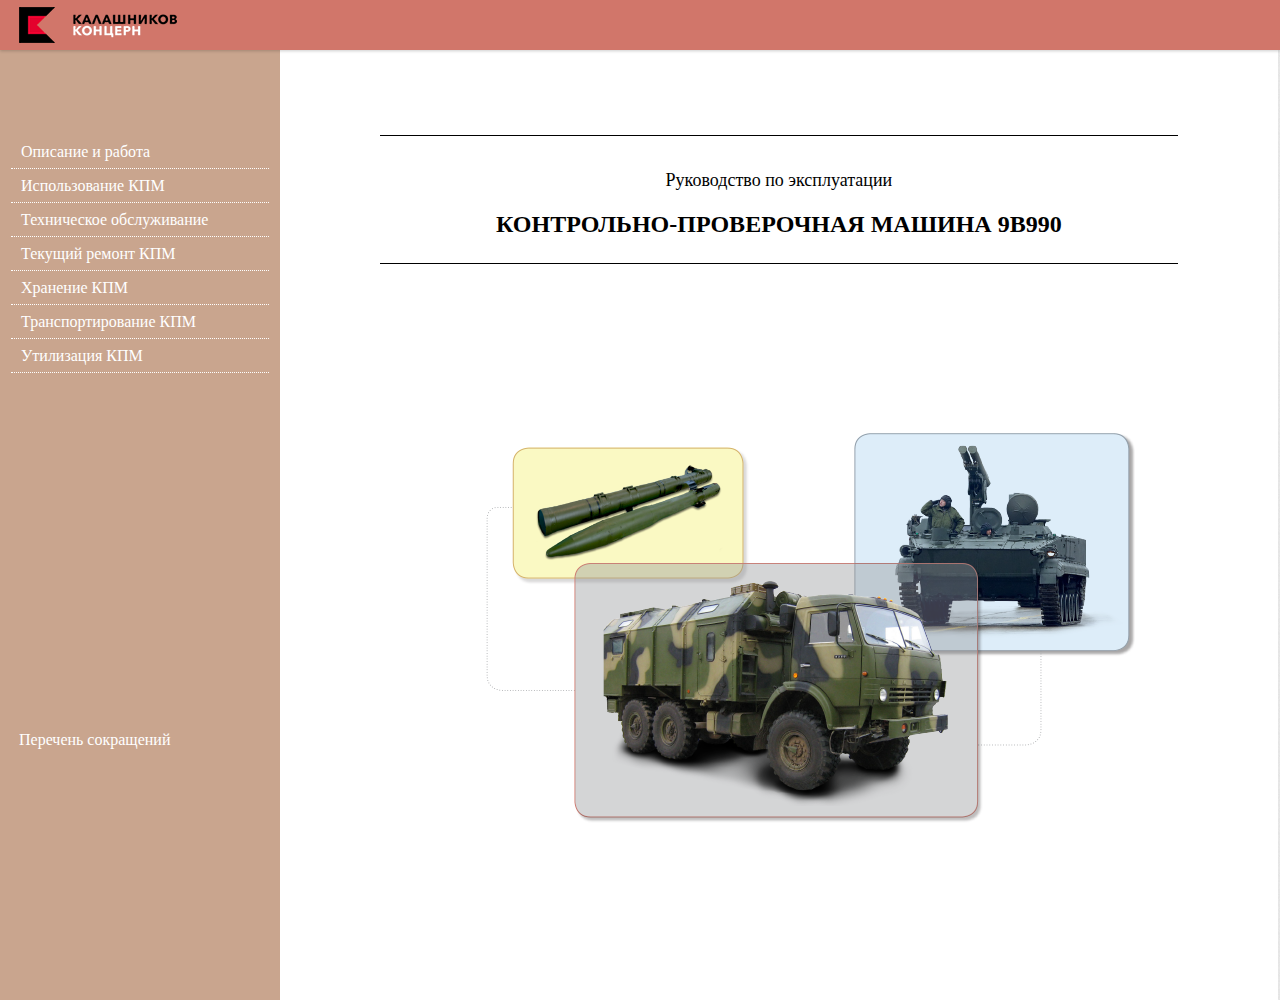
<file: Index.html>
<!DOCTYPE html>
<html>
<head>
	<meta charset="utf-8">
	<title>Руководство по эксплуатации</title>
	<link rel="stylesheet" type="text/css" href="style/styles.css">
	<script src="js/jquery.js"></script>
	<script src="js/jqueryscrollto.js"></script>
	<script src="js/script.js"></script>
	<script src="js/jsScript.js"></script>

</head>
<body id = 'top'>
	<div class="mainBlock">
		<div class="header">
		<a id ="logo" href="Index.html"></a>
		</div>
		
		<div class="inlandSideBar">
			<div class='exit'></div>
			<ul>
				<li>
					<div id="inlandMenu">
						<b><a href="#naznachenieKPM">Назначение КПМ</a></b>
					</div>
				</li>
				<li>
					<div id="inlandMenu">
						<b><a href="#tehnicheskieHar">Технические характеристики КПМ</a></b>
					</div>
				</li>
				<li>
					<div id="inlandMenu">
						<b><a href="#sostavKPM">Состав КПМ</a></b>
					</div>
				</li>
				<li>
					<div id="inlandMenu">
						<b><a href="#UstroystvoKPM">Устройство и работа КПМ</a></b>
					</div>
					<ul>
						<li>Общие сведения об устройстве КПМ</li>
						<li>Электропитание аппаратуры и оборудования КПМ</li>
						<li>Работа КПМ</li>
						<li>Автомобильное шасси КАМАЗ-5350</li>
						<li>Кузов К5350</li>
						<li>Источник питания</li>
						<li>Контрольно-проверочная аппаратура 9В981</li>
						<li>Контрольно-измерительные приборы</li>
						<li id='mk'>Средства связи</li>
						<ul id="lastPt">
							<li>Радиостанция Р-168-0,1УМ</li>
							<li>Сигнализация водителю</li>
						</ul>
						<li id='mk'>Оборудование, обеспечивающее нормальное функционирование КПМ и жизнедеятельность расчета</li>
						<ul id="lastPt">
							<li>Освещение и светомаскировка</li>
							<li>Кондиционер</li>
							<li>Отопительно-вентиляционная установка</li>
							<li>Фильтровентиляционная установка</li>
							<li>Измеритель мощности дозы ИМД-21Б</li>
							<li>Электровентилятор</li>
							<li>Термосы</li>
						</ul>
						<li id='mk'>Вспомогательное оборудование</li>
						<ul id="lastPt">
							<li>Бортовой комплект специальной обработки</li>
							<li>Огнетушители</li>
							<li>Палатка</li>
							<li>Столы</li>
							<li>Кресло оператора и стул складной</li>
							<li>Ящик</li>
							<li>Кронштейны для крепления оружия</li>
							<li>Спальные места</li>
						</ul>
    				</ul>
				</li>
				<li>
					<div id="inlandMenu">
						<b><a href="#ZIPAndShancevii">ЗИП и шанцевый инструмент</a></b>
					</div>
				</li>
				<li>
					<div id="inlandMenu">
						<b><a href="#markirovka">Маркировка и пломбирование</a></b>
					</div>
					<ul>
						<li>Маркировка КПМ</li>
						<li>Пломбирование КПМ</li>
					</ul>
				</li>
			</ul>
		</div>
		<div class="sidebar">
			<div class="menu">
				<ul>
				<li>
					<div class="Menu">
						<a href='section/opisanie-i-rabota/opisanie-i-rabota.html'>
							</i>Описание и работа
						</a>
					</div>
				</li>
				<li>
					<div class="Menu">
						<a href='section/ispolzovanie-kpm/ispolzovanie-kpm.html'>
							</i>Использование КПМ
						</a>
					</div>
				</li>
				<li>
					<div class="Menu">
						<a href='section/tekhnicheskoe-obsluzhivanie/tekhnicheskoe-obsluzhivanie.html'>
							</i>Техническое обслуживание
						</a>
					</div>
				</li>
				<li>
					<div class="Menu">
						<a href='section/tekushchiy-remont-kpm/tekushchiy-remont-kpm.html'>
							</i>Текущий ремонт КПМ
						</a>
					</div>
				</li>
				<li>
					<div class="Menu">
						<a href='section/khranenie-kpm/khranenie-kpm.html'>
							</i>Хранение КПМ
						</a>
					</div>
				</li>
				<li>
					<div class="Menu">
						<a href='section/transportirovanie-kpm/transportirovanie-kpm.html'>
							</i>Транспортирование КПМ
						</a>
					</div>
				</li>
				<li>
					<div class="Menu">
						<a href='section/utilizatsiya-kpm/utilizatsiya-kpm.html'>
							</i>Утилизация КПМ
						</a>
					</div>
				</li>
				<li>
					<div id="perSokr">
						</i>Перечень сокращений
					</div>
				</li>
			</ul>
			</div>
		</div>

<div id='perechenSokr'>
	<div id='exitPerSokr'>
</div>
	<p id='zagolovok' style="font-size:24px"><b>Перечень принятых сокращений</b><br><br><br></p>
	<div id='contSokr'>
		<b>КПМ</b> — контрольно-проверочная машина<p><b>КПА</b> — контрольно-проверочная аппа­ра­тура</p><p><b>БИ</b> — блок измерений 1И24</p><p><b>БСС</b> — блок стимулирующих сигналов 1И25–1</p><p><b>ЦБУ</b> — блок управления цифровой 9В784–1</p><p><b>БП</b> — блок питания 9Б259</p><p><b>БР</b> — блок распределительный 1И26</p><p><b>ТБС</b> — табло 9В981.06.000</p><p><b>АФК</b> — аппаратура формирования команд 1И27</p><p><b>КИП</b> — контрольно-измерительные приборы</p><p><b>ФВУА</b> — установка филь­тро­вен­ти­ля­ци­он­ная автомобильная агрегатированная ФВУА–100А–24</p><p><b>ЗИП</b> — запасные части, инструмент <br>и принадлежности</p><p><b>ЗИП-О</b> — комплект ЗИП одиночный</p><p><b>ЗИП-Г</b> — комплект ЗИП групповой</p><p><b>КО</b> — контрольный осмотр</p><p><b>ЕТО</b> — ежедневное техническое обслуживание</p><p><b>ТО-1</b> — техническое обслуживание №1</p><p><b>ТО-2</b> — техническое обслу­жи­ва­ние №2</p><p><b>СО</b> — сезонное обслуживание</p><p><b>ДНМП</b> — дифманометр-напоромер мем­бран­ный показывающий</p><p><b>ЭУ</b> — электроустановка</p><p><b>БКСО</b> — бортовой комплект специальной обработки</p><p><b>Прибор ИМД–21Б</b> — измеритель мо­щно­сти дозы ИМД–21Б</p><p><b>ЩП</b> — щиток переключения</p><p><b>ЩБ</b> — щиток бортовой</p><p><b>9М123</b> — индекс изделия</p><b>БПЗЭ</b> — блок питания и защиты эле­ктри­че­ский</p><p><p><b>Огнетушитель ОУ–3</b> — огнетушитель транспортный ОУ–3–ВСЕ–(Тр)</p><p><b>Установка ОВ95</b> — отопительно-вен­ти­ляционная установка типа ОВ95 (ОВ95Г)</p><p><b>Осциллограф С1-176</b> — осциллограф цифро­вой С1–176</p><p><b>Частотомер Ч3-88</b> — частотомер эле­ктрон­но-счетный Ч3–88</p><p><b>Кузов К5350</b> — кузов-фургон авто­мо­биль­ный К5350</p><p><b>ГСМ</b> — горюче-смазочные материалы</p><p><b>Электровентилятор</b> — электровентилятор ДВ–3</p><p><b>Радиостанция</b> — радиостанция <br>Р–168–0,1 УМ</p>
	</div>
</div>

<div class="content">
            <div id='delete'>
            	<div id="noExit"></div>
            	<div id='mainPagePhoto'></div>
				<div id="cont" style="font-size:24px">
					<p style="font-size:18px; margin-bottom: 1.1em">Руководство по эксплуатации</p><b>КОНТРОЛЬНО-ПРОВЕРОЧНАЯ МАШИНА 9В990</b>
				</div>
				<div id="img"></div>
			</div>
		</div>
</div>



<footer>
<script src="http://../../simplebox_util.js" type="text/javascript"></script>
<script type="text/javascript">// <![CDATA[
(function(){
var boxes=[],els,i,l;
if(document.querySelectorAll){
els=document.querySelectorAll('a[rel=simplebox]');  
Box.getStyles('simplebox_css','http://D:/Документы КБ-2(15)/Дизайн/Электронное руководство КПМ 9В990/Guide 9V990/simplebox.css');
Box.getScripts('simplebox_js','http://D:/Документы КБ-2(15)/Дизайн/Электронное руководство КПМ 9В990/Guide 9V990/simplebox.js',function(){
simplebox.init();
for(i=0,l=els.length;i<l;++i)
simplebox.start(els[i]);
simplebox.start('a[rel=simplebox_group]');          
});
}
})();
// ]]></script>
</footer>



</body>
</html>
</file>
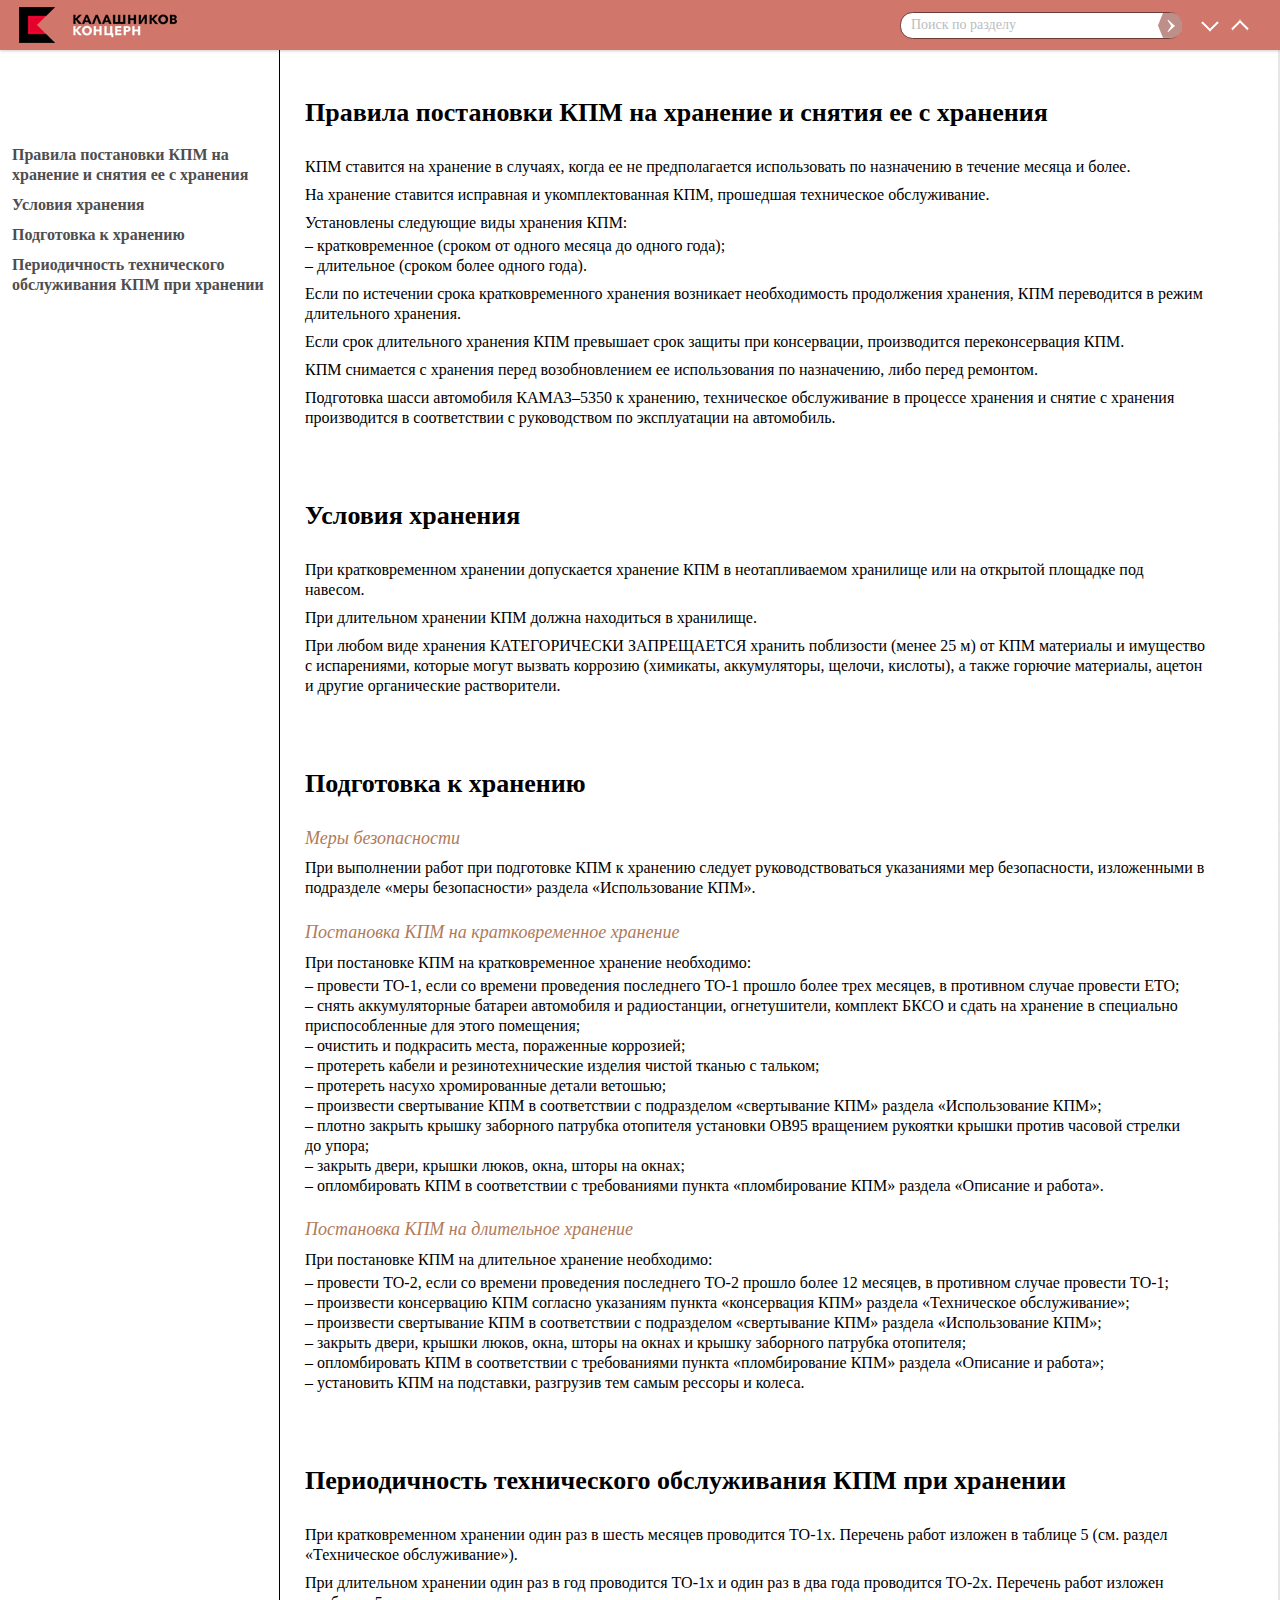
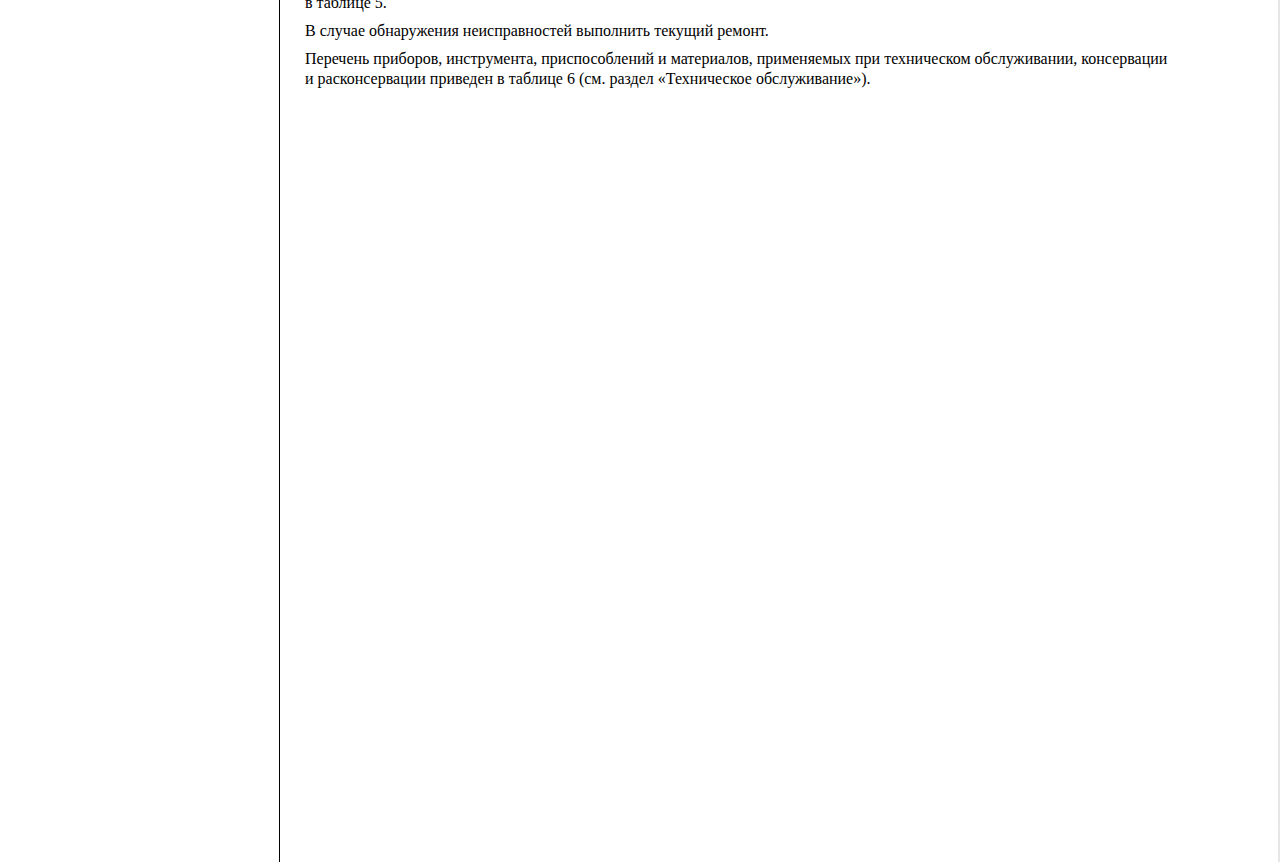
<file: section/khranenie-kpm/khranenie-kpm.html>
<!DOCTYPE html>
<html>
<head>
  <meta charset="utf-8">
  <title>Хранение КПМ</title>
  <link rel="stylesheet" type="text/css" href="../../style/styles.css">
  <script src="../../js/jquery.js"></script>
  <script src="../../js/jqueryscrollto.js"></script>
  <script src="../../js/script.js"></script>
  <script src="jsScript.js"></script>
</head>
<body id = 'top'>
  <div class="mainBlock">
    <div class="header">
    <a id ="logo" href="../../Index.html"></a>
      <div id="search">
        <div id='secondSearch'>
          <div id="searchButton"></div>
            <input id="searchText" type="text" name="search" value="Поиск по разделу" onblur="if (this.value=='') this.value='Поиск по разделу';" onfocus="if (this.value=='Поиск по разделу') this.value='';"/>
            <div id="prev_search"></div>
            <div id="next_search"></div>
            <div id="countFound"></div>
            <p id="back-top">
              <a href="#top"><span></span>Вверх</a>
            </p>
          </div>
      </div>
    </div>

    <div class="inlandSideBarStorage">			
			<ul>
				<li>
					<div id="inlandMenu">
						<b><a href="#storageRules">Правила постановки КПМ на хранение и снятия ее с хранения</a></b>
					</div>
				</li>
				<li>
					<div id="inlandMenu">
						<b><a href="#storageConditions">Условия хранения</a></b>
					</div>
				</li>
				<li>
					<div id="inlandMenu">
						<b><a href="#storagePreparation">Подготовка к хранению</a></b>
					</div>	
					<ul>
						<li><a href="#storageProtection">Меры безопасности</a></li>
						<li><a href="#shortStorage">Постановка КПМ на кратковременное хранение</a></li>
						<li><a href="#longStorage">Постановка КПМ на длительное хранение</a></li>
					</ul>		
				</li>
				<li>
					<div id="inlandMenu">
						<b><a href="#serviceIntervals">Периодичность технического обслуживания КПМ при хранении</a></b>
					</div>
				</li>
			</ul>
		</div>

    <div class="sidebar">
      <div class="menu">
        <ul>
        <li>
          <div class="Menu">
            <a href='section/opisanie-i-rabota/opisanie-i-rabota.html'>
              <i style="background-position: -13px 0"></i>Описание и работа КПМ
            </a>
          </div>
        </li>
        <li>
          <div class="Menu">
            <a href='section/ispolzovanie-kpm/ispolzovanie-kpm.html'>
              <i style="background-position: -26px 0"></i>Использование КПМ</a>
          </div>
        </li>
        <li>
          <div class="Menu">
            <a href='section/tekhnicheskoe-obsluzhivanie/tekhnicheskoe-obsluzhivanie.html'>
              <i style="background-position: -39px 0"></i>Техническое обслуживание</a>
          </div>
        </li>
        <li>
          <div class="Menu">
            <a href='section/tekushchiy-remont-kpm/tekushchiy-remont-kpm.html'>
              <i style="background-position: -52px 0"></i>Текущий ремонт КПМ</a>
          </div>
        </li>
        <li>
          <div class="Menu">
            <a href='section/khranenie-kpm/khranenie-kpm.html'>
              <i style="background-position: -65px 0"></i>Хранение КПМ</a>
          </div>
        </li>
        <li>
          <div class="Menu">
            <a href='section/transportirovanie-kpm/transportirovanie-kpm.html'>
              <i style="background-position: -78px 0"></i>Транспортирование КПМ</a>
          </div>
        </li>
        <li>
          <div class="Menu">
            <a href='section/utilizatsiya-kpm/utilizatsiya-kpm.html'>
              <i style="background-position: -91px 0"></i>Утилизация КПМ</a>
          </div>
        </li>
        <li>
          <div id="perSokr">
            <i style="background-position: -104px 0"></i>Перечень сокращений
          </div>
        </li>
      </ul>
      </div>
    </div>

<div class="content">
<div id="alltext">  

<p id="storageRules" class='titles'><b>Правила постановки КПМ на хранение и снятия ее с хранения</b></p>        

<p>КПМ ставится на хранение в случаях, когда ее не предполагается использовать по назначению в течение месяца и более.</p>

<p>На хранение ставится исправная и укомплектованная КПМ, прошедшая техническое обслуживание.</p>

<p class="dline">Установлены следующие виды хранения КПМ:</p>

– кратковременное (сроком от одного месяца до одного года);<br>– длительное (сроком более одного года).</p>

<p>Если по истечении срока кратковременного хранения возникает необходимость продолжения хранения, КПМ переводится в режим длительного хранения.</p>

<p>Если срок длительного хранения КПМ превышает срок защиты при консервации, производится переконсервация КПМ.</p>

<p>КПМ снимается с хранения перед возобновлением ее использования по назначению, либо перед ремонтом.</p>

<p>Подготовка шасси автомобиля КАМАЗ–5350 к хранению, техническое обслуживание в процессе хранения и снятие с хранения производится в соответствии с руководством по эксплуатации на автомобиль.</p>

<p id="storageConditions" class='titles'><b>Условия хранения</b></p> 

<p>При кратковременном хранении допускается хранение КПМ в неотапливаемом хранилище или на открытой площадке под навесом.</p>

<p>При длительном хранении КПМ должна находиться в хранилище.</p>

<p>При любом виде хранения КАТЕГОРИЧЕСКИ ЗАПРЕЩАЕТСЯ хранить поблизости (менее 25 м) от КПМ материалы и имущество с испарениями, которые могут вызвать коррозию (химикаты, аккумуляторы, щелочи, кислоты), а также горючие материалы, ацетон и другие органические растворители.</p>

<p id="storagePreparation" class='titles'><b>Подготовка к хранению</b></p>

<p id="storageProtection" class='firstsubtitles'>Меры безопасности</p>

<p>При выполнении работ при подготовке КПМ к хранению следует руководствоваться указаниями мер безопасности, изложенными в подразделе «меры безопасности» раздела «Использование КПМ».</p>

<p id="shortStorage" class='subtitles'>Постановка КПМ на кратковременное хранение</p>

<p class="dline">При постановке КПМ на кратковременное хранение необходимо:</p>

– провести ТО-1, если со времени проведения последнего ТО-1 прошло более трех месяцев, в противном случае провести ЕТО;<br>– снять аккумуляторные батареи автомобиля и радиостанции, огнетушители, комплект БКСО и сдать на хранение в специально приспособленные для этого помещения;<br>– очистить и подкрасить места, пораженные коррозией;<br>– протереть кабели и резинотехнические изделия чистой тканью с тальком;<br>– протереть насухо хромированные детали ветошью;<br>– произвести свертывание КПМ в соответствии с подразделом «свертывание КПМ» раздела «Использование КПМ»;<br>– плотно закрыть крышку заборного патрубка отопителя установки ОВ95 вращением рукоятки крышки против часовой стрелки до упора;<br>– закрыть двери, крышки люков, окна, шторы на окнах;<br>– опломбировать КПМ в соответствии с требованиями пункта «пломбирование КПМ» раздела «Описание и работа».</p>

<p id="longStorage" class='subtitles'>Постановка КПМ на длительное хранение</p>
<p class="dline">При постановке КПМ на длительное хранение необходимо:</p>

– провести ТО-2, если со времени проведения последнего ТО-2 прошло более 12 месяцев, в противном случае провести ТО-1;<br>– произвести консервацию КПМ согласно указаниям пункта «консервация КПМ» раздела «Техническое обслуживание»;<br>– произвести свертывание КПМ в соответствии с подразделом «свертывание КПМ» раздела «Использование КПМ»;<br>– закрыть двери, крышки люков, окна, шторы на окнах и крышку заборного патрубка отопителя;<br>– опломбировать КПМ в соответствии с требованиями пункта «пломбирование КПМ» раздела «Описание и работа»;<br>– установить КПМ на подставки, разгрузив тем самым рессоры и колеса.</p>

<p id="serviceIntervals" class='titles'><b>Периодичность технического обслуживания КПМ при хранении</b></p>

<p>При кратковременном хранении один раз в шесть месяцев проводится ТО-1х. Перечень работ изложен в таблице 5 (см. раздел «Техническое обслуживание»).</p>

<p>При длительном хранении один раз в год проводится ТО-1х и один раз в два года проводится ТО-2х. Перечень работ изложен в таблице 5.</p>

<p>В случае обнаружения неисправностей выполнить текущий ремонт.</p>

<p>Перечень приборов, инструмента, приспособлений и материалов, применяемых при техническом обслуживании, консервации и расконсервации приведен в таблице 6 (см. раздел «Техническое обслуживание»).</p>
<br>
<br>
<br>
<br>
<br>
<br>
<br>
<br>
<br>
<br>
<br>
<br>
<br>
<br>
<br>
<br>
<br>
<br>
<br>
<br>
<br>
<br>
<br>
<br>
<br>
<br>
<br>
<br>
<br>
<br>
<br>
<br>
<br>
<br>
<br>
<br>
<br>
</div>
</file>
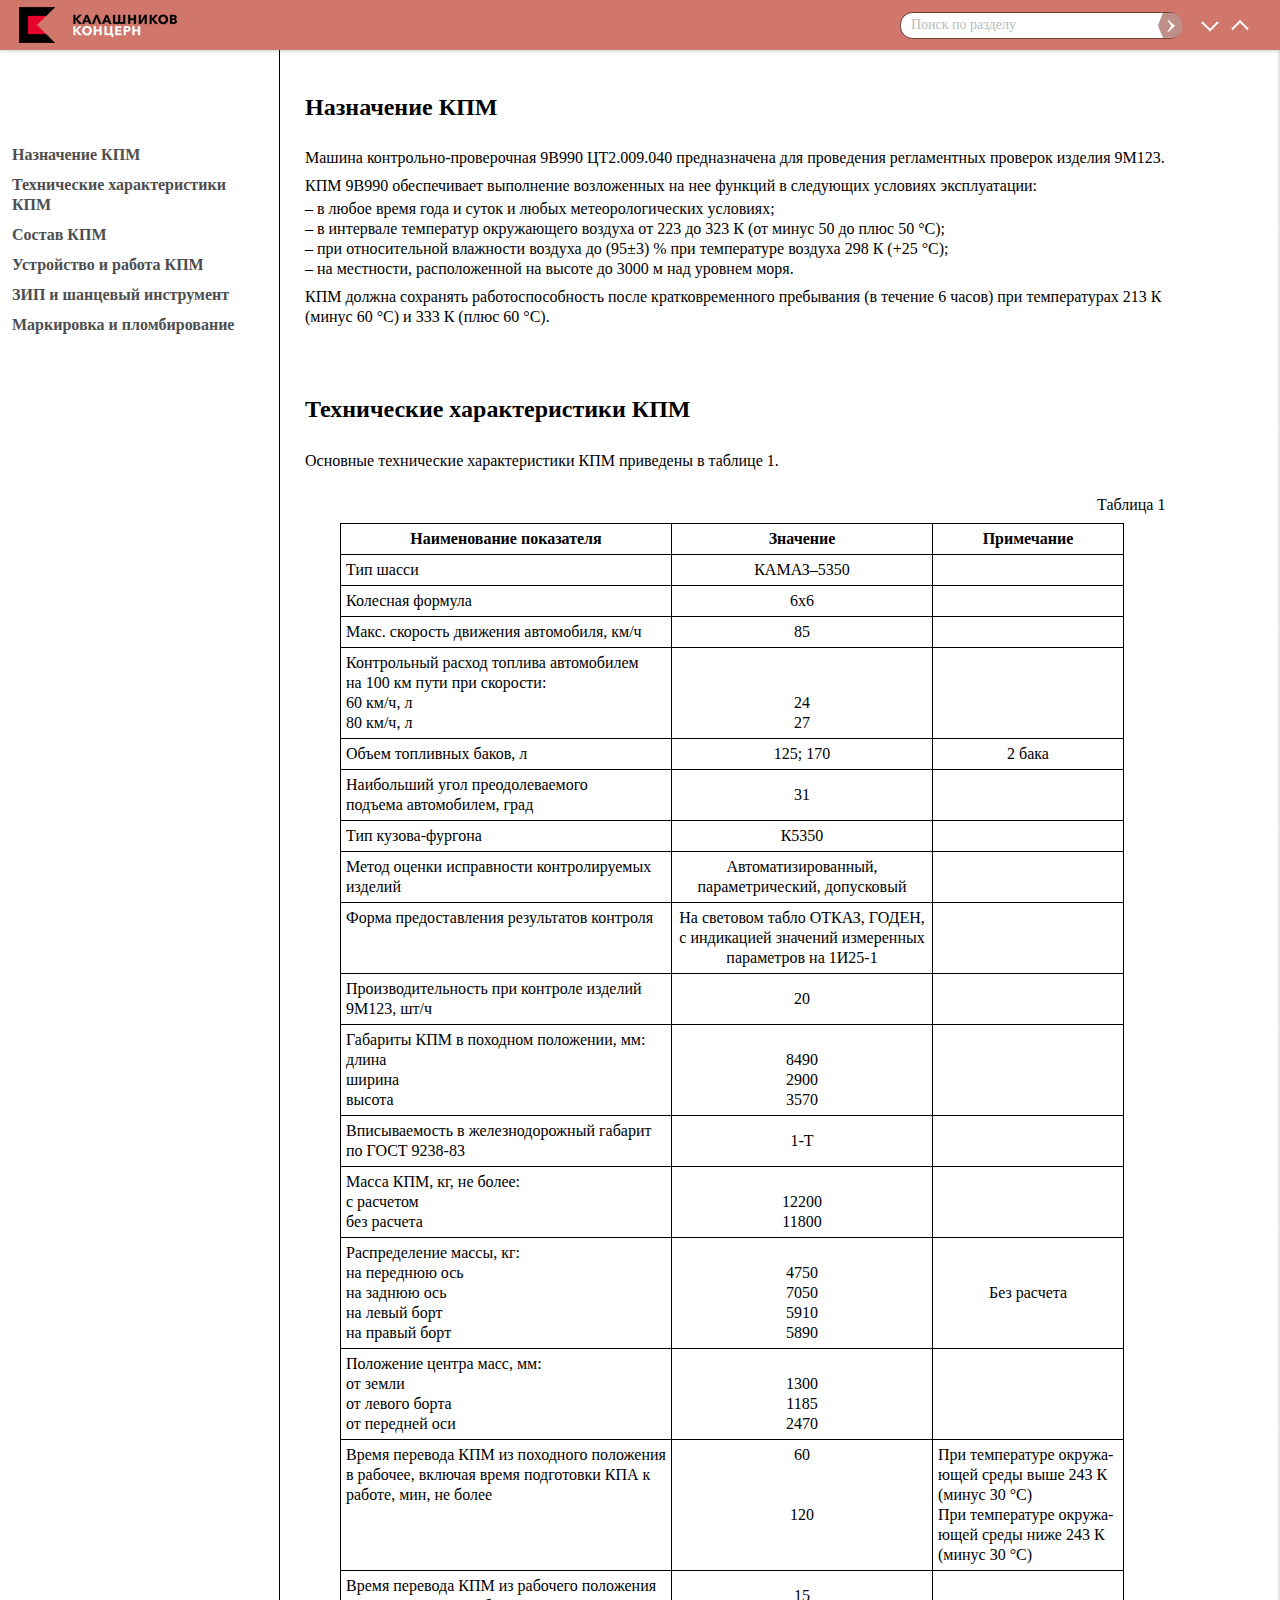
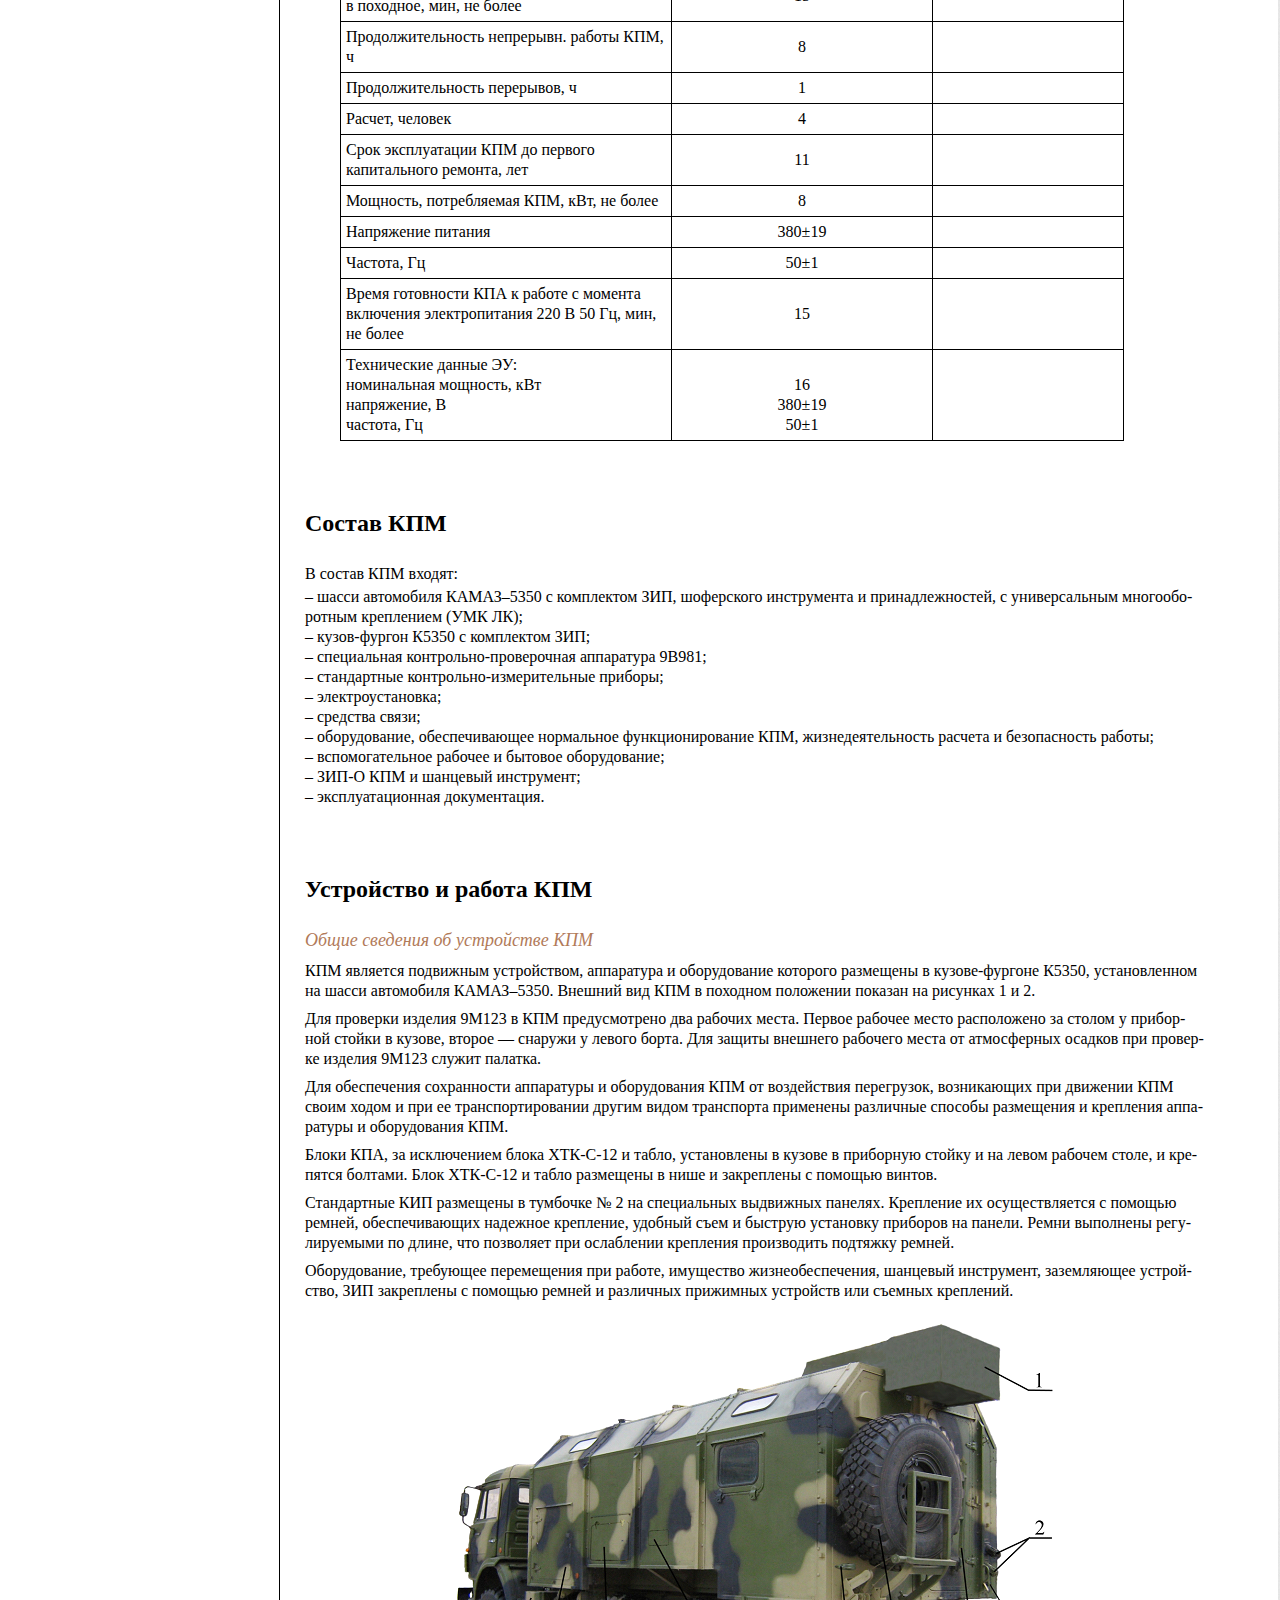
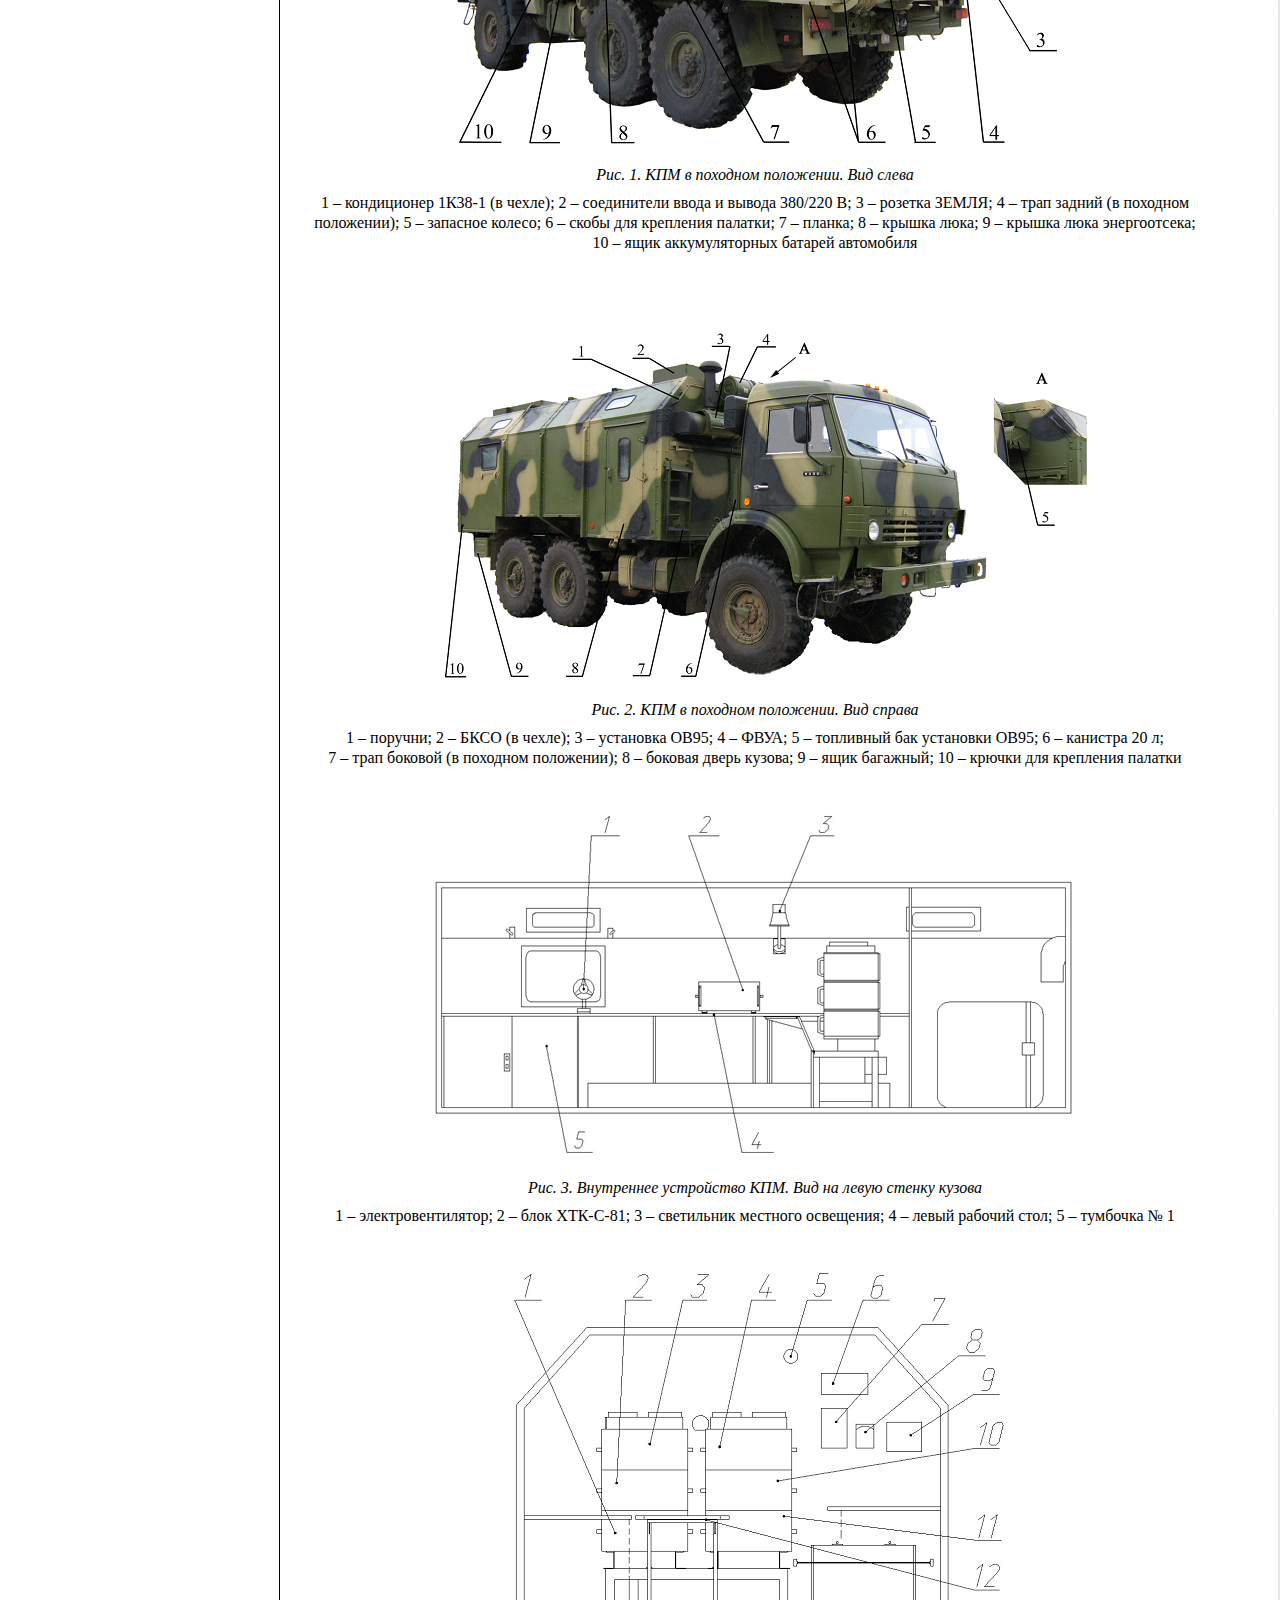
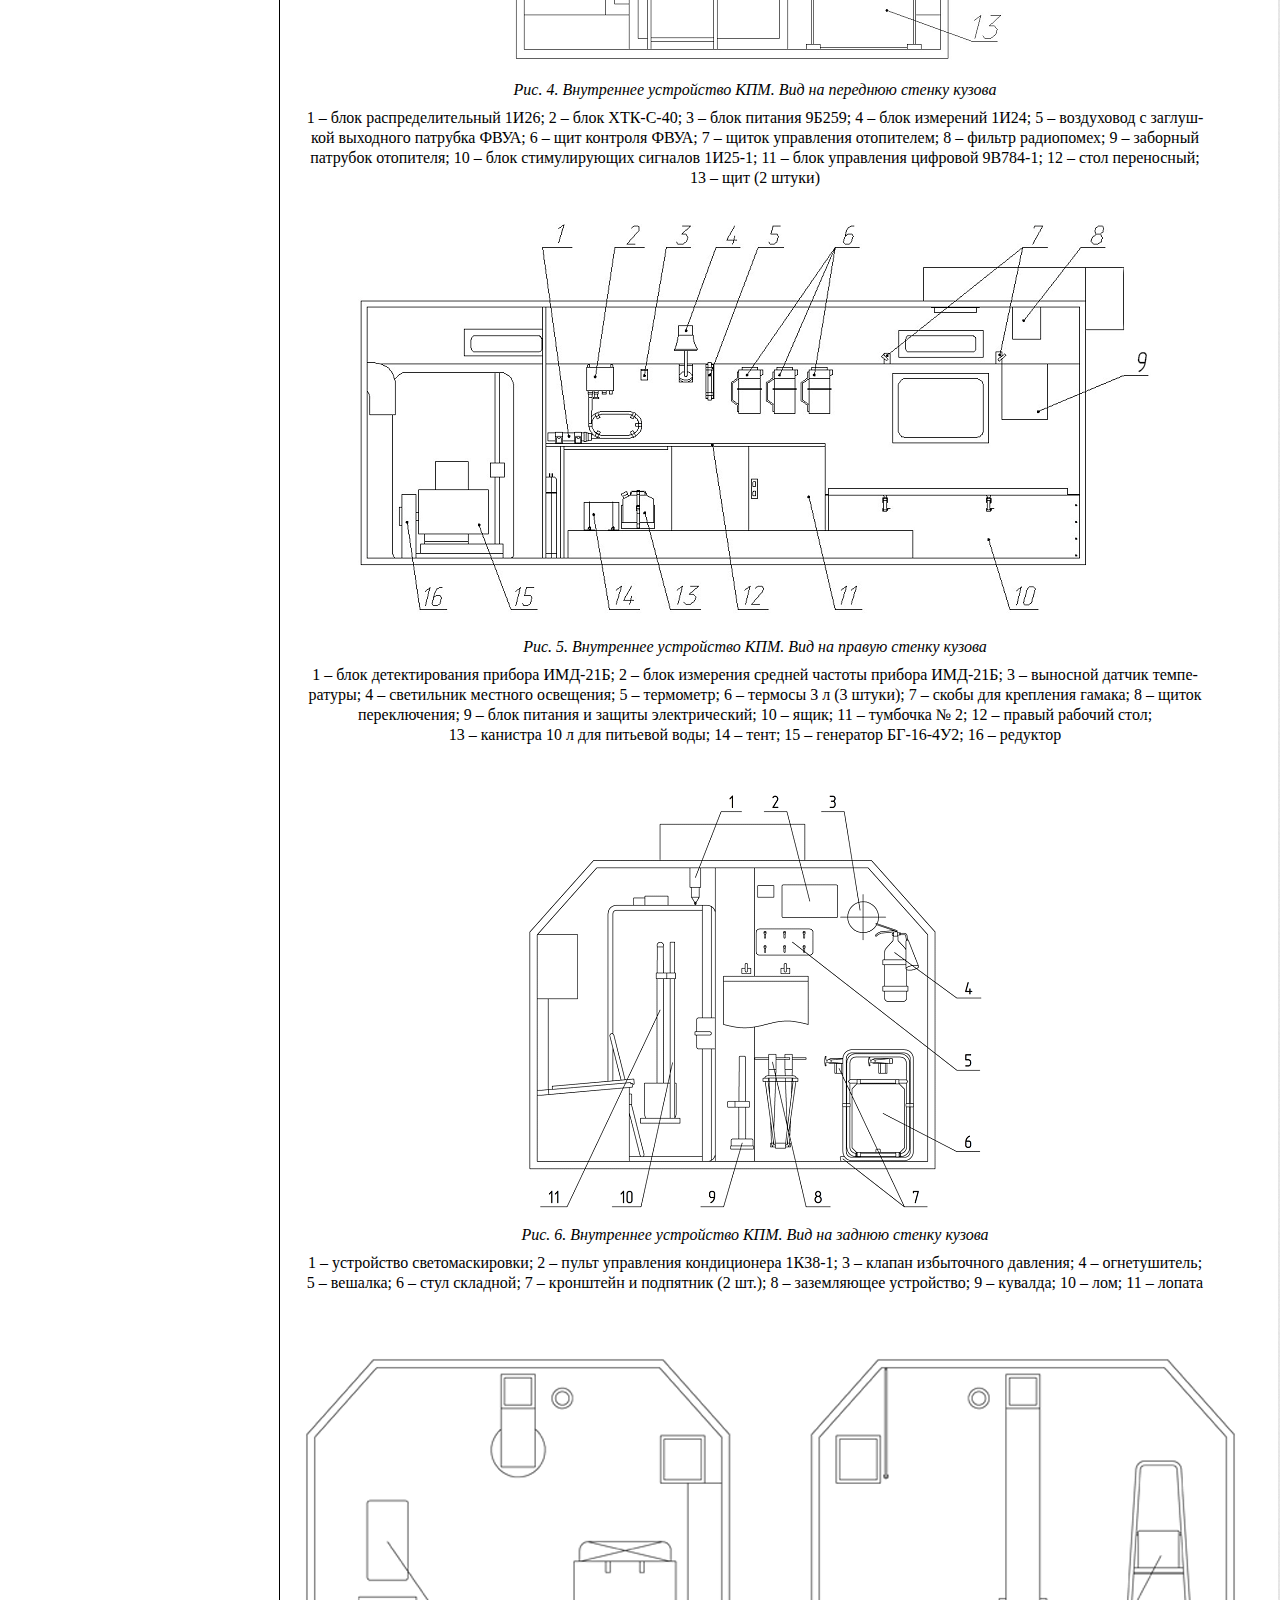
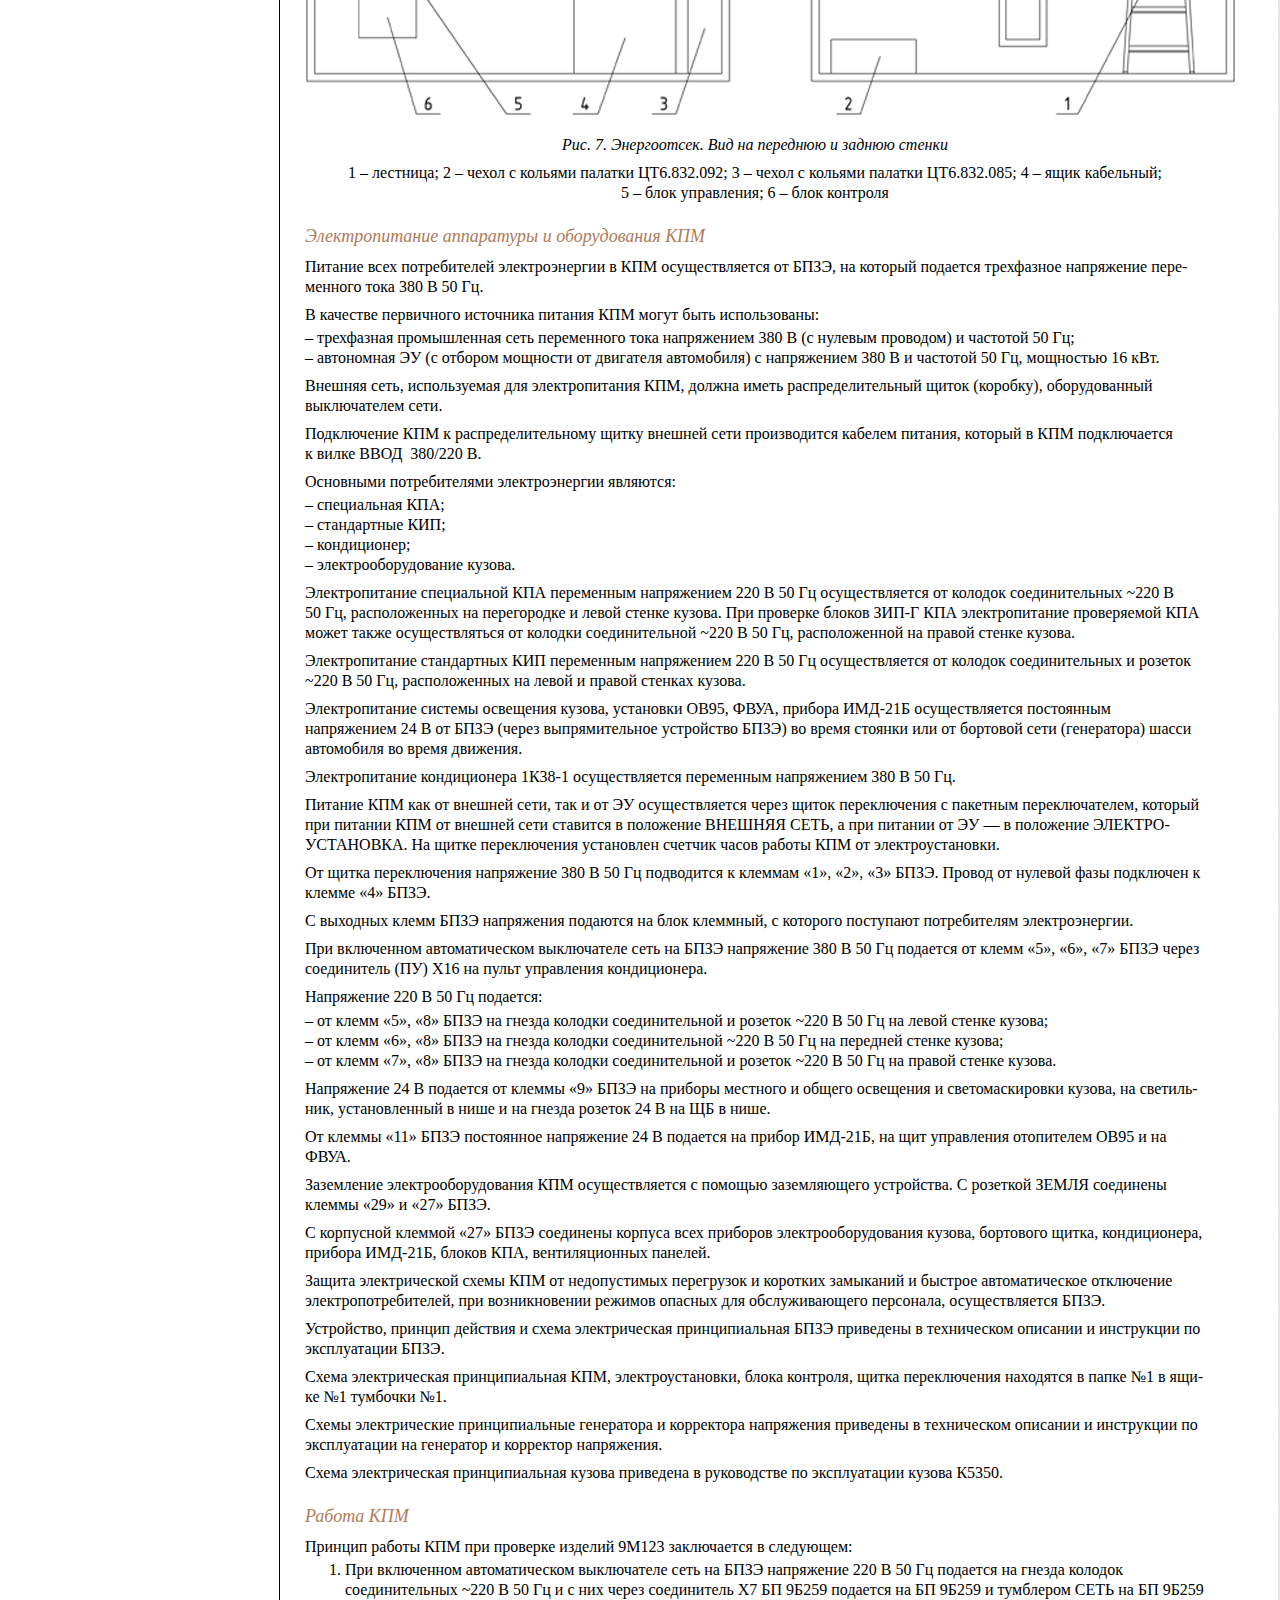
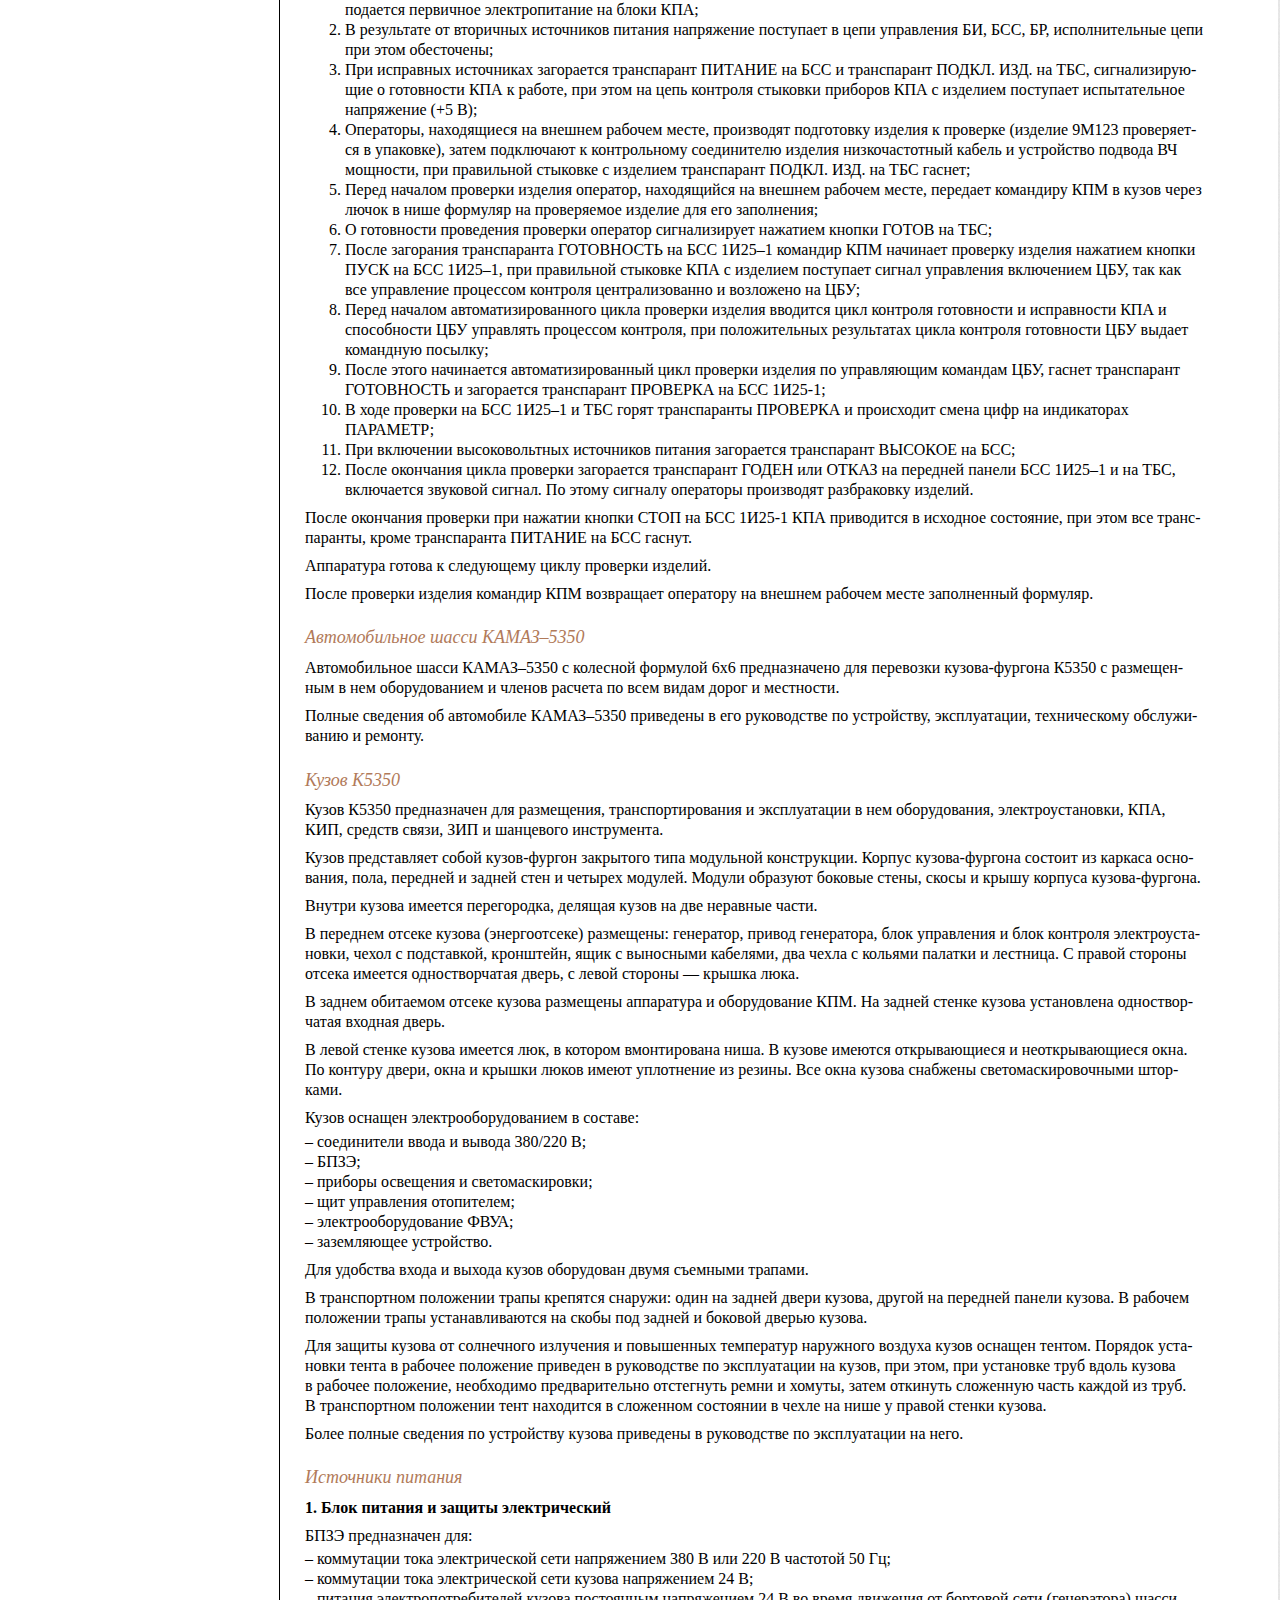
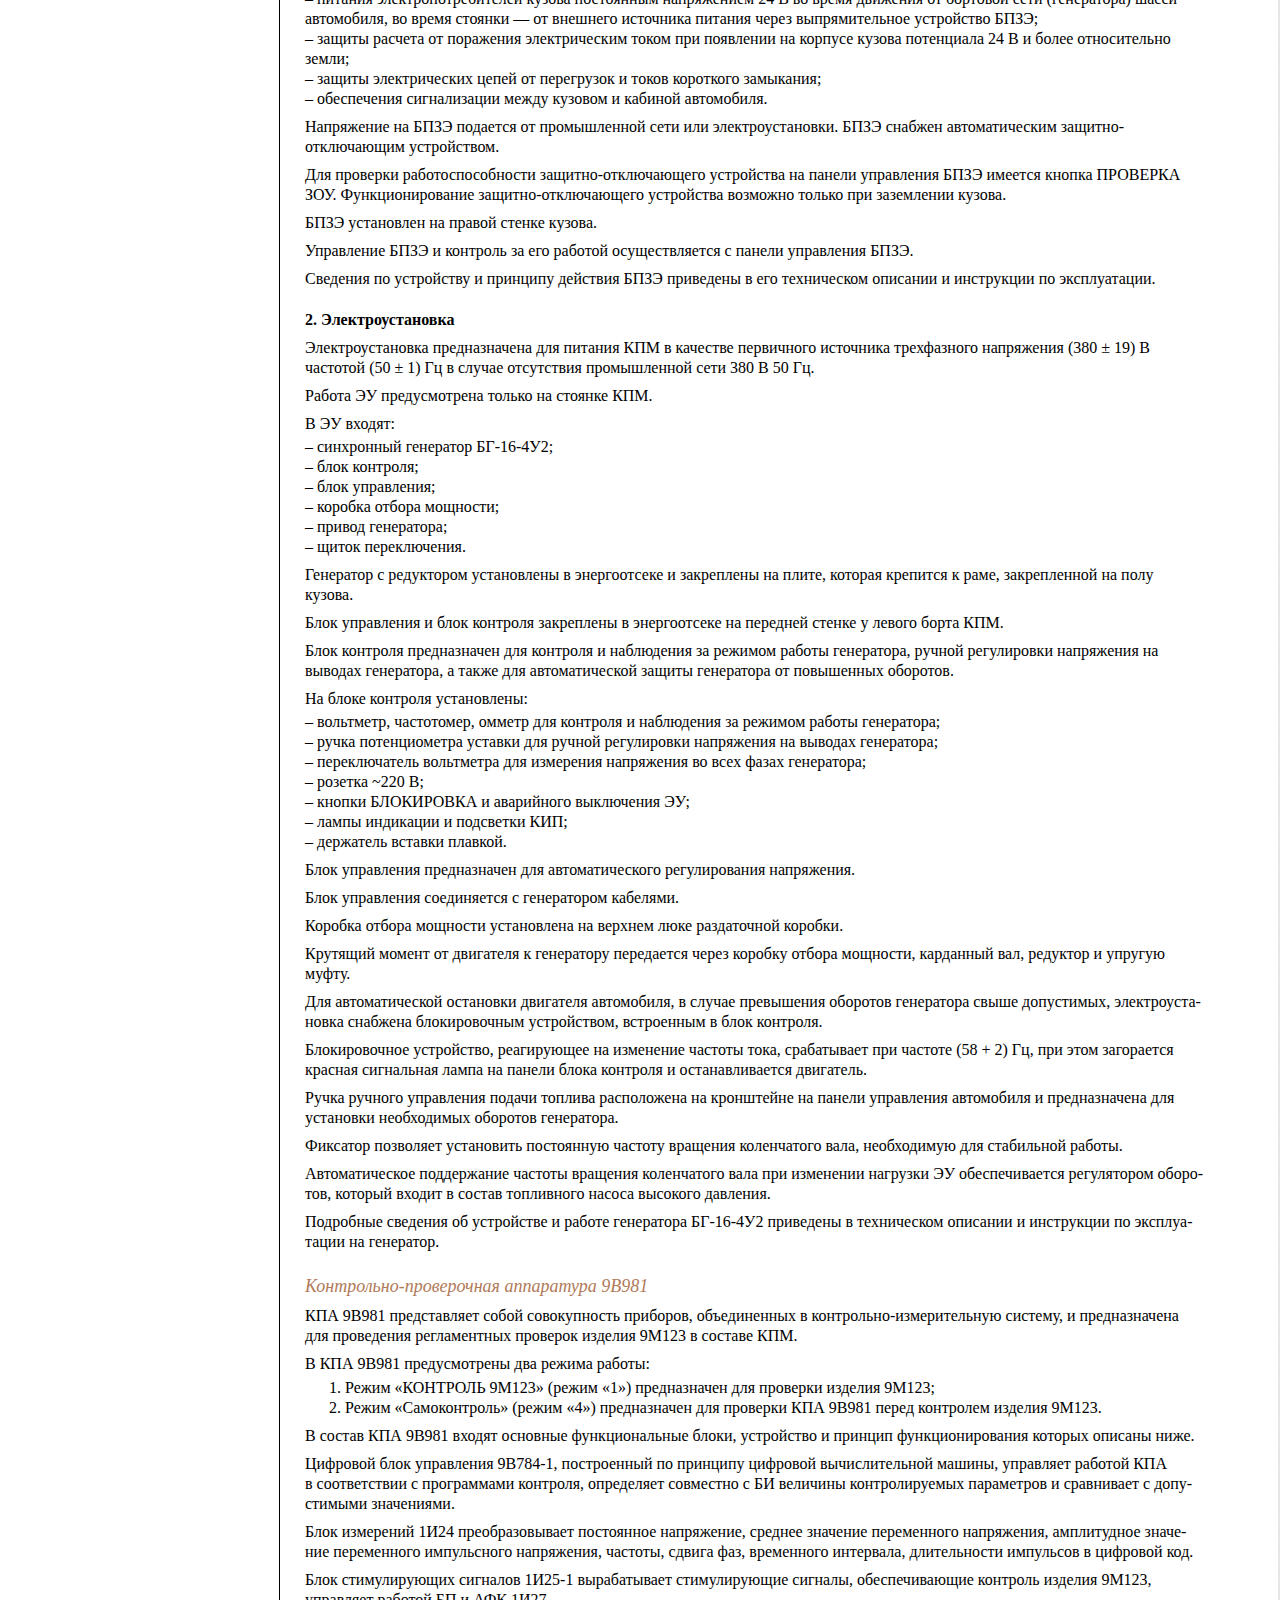
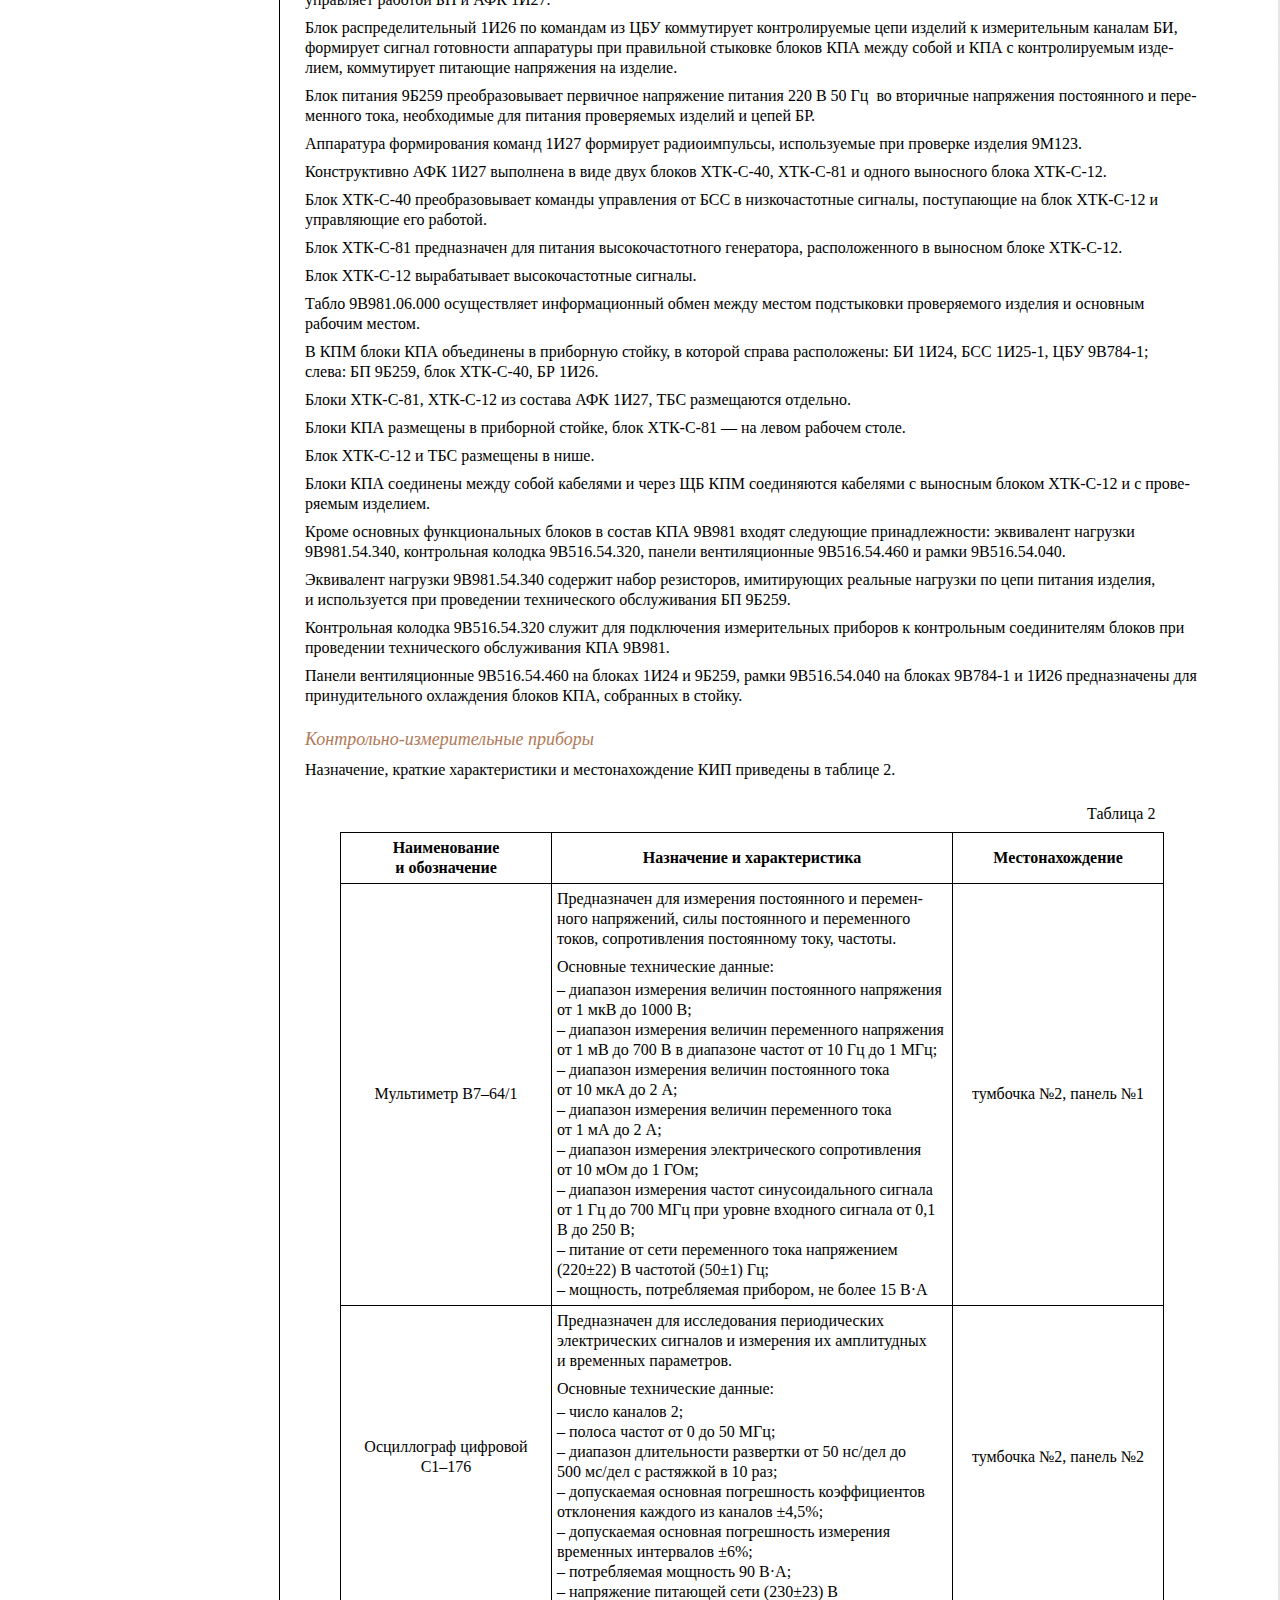
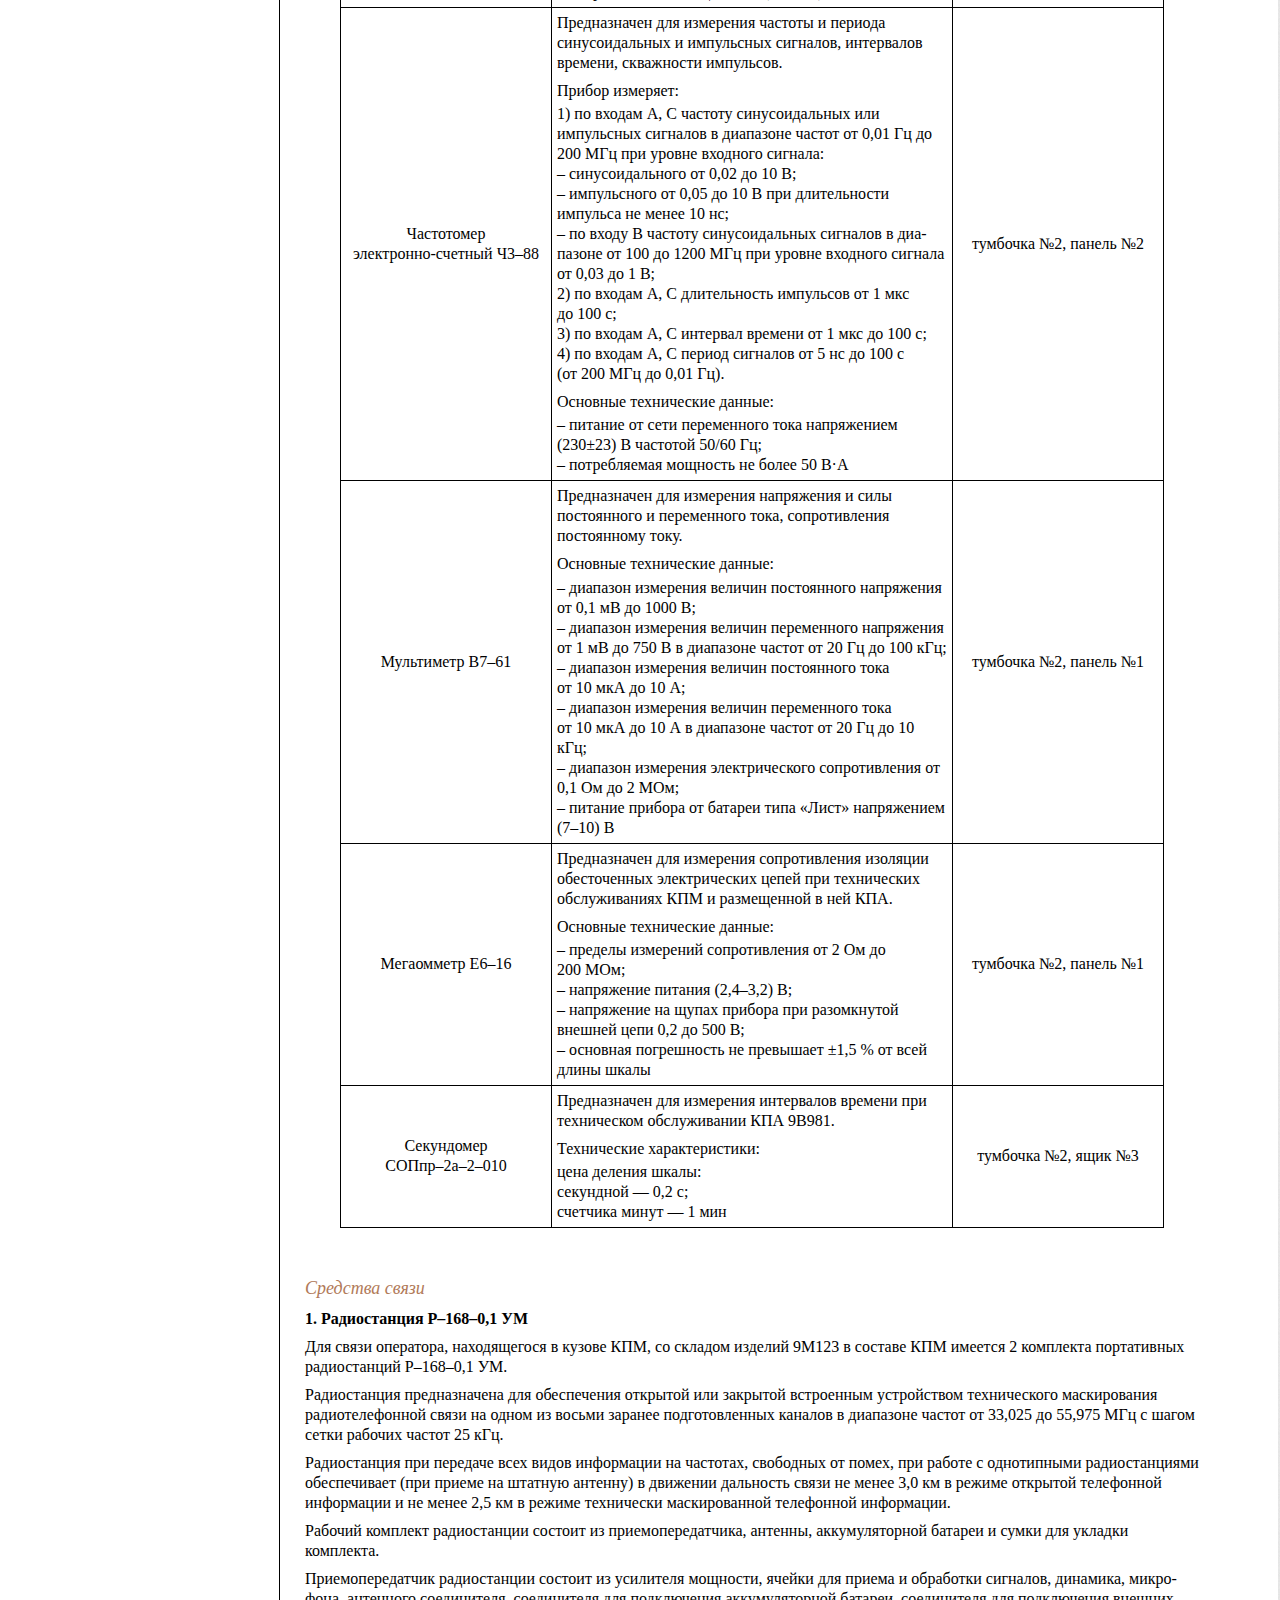
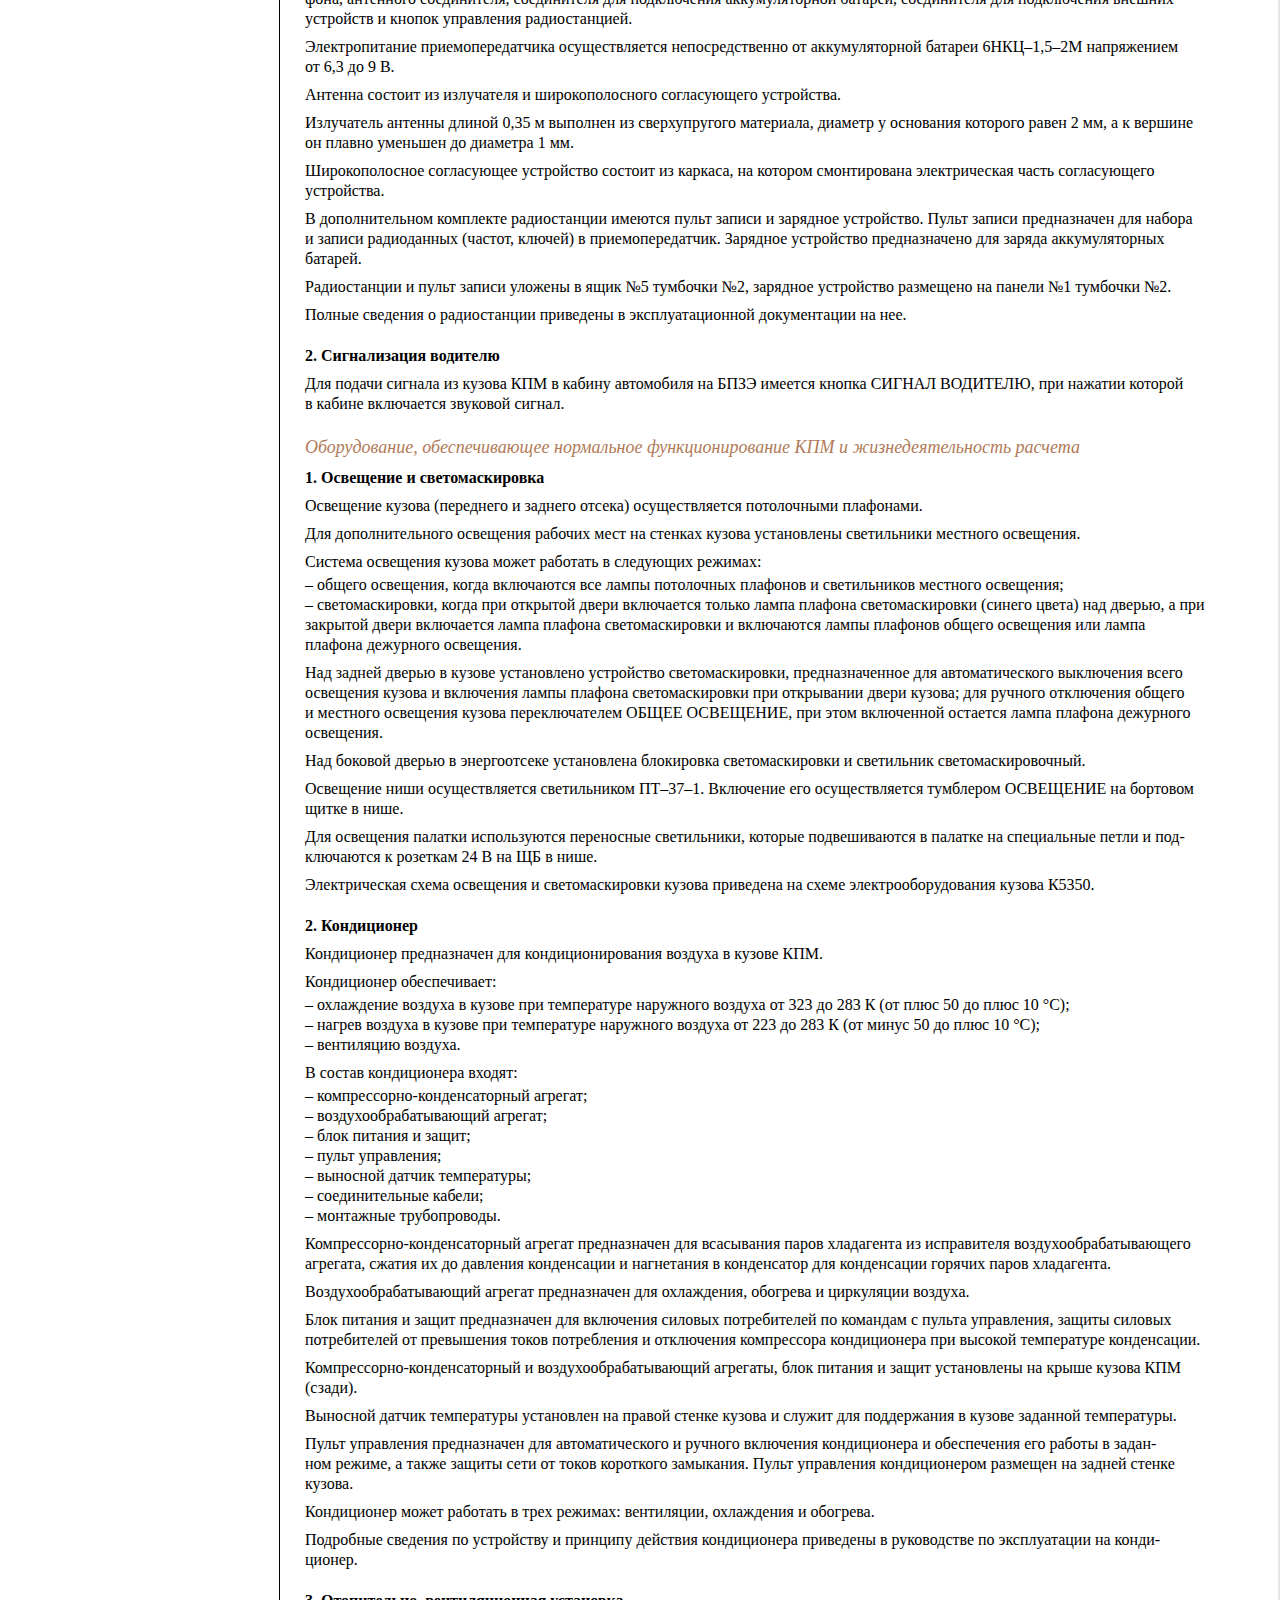
<file: section/opisanie-i-rabota/opisanie-i-rabota.html>
<!DOCTYPE html>
<html>
<head>
  <meta charset="utf-8">
  <title>Описание и работа</title>
  <link rel="stylesheet" type="text/css" href="../../style/styles.css">
  <link rel="stylesheet" type="text/css" href="../../style/style_opisanie-i-rabota.css">
  <script src="../../js/jquery.js"></script>
  <script src="../../js/jqueryscrollto.js"></script>
  <script src="../../js/script.js"></script>
  <script src="jsScript.js"></script>
  <title>Расстояние между строками</title>
</head>
<body id = 'top'>
<div id = 'v_nachalo'></div>
<div id='polosa'></div>
  <div class="mainBlock">
    <div class="header">
    <div id="countFound"></div>
    <a id ="logo" href="../../Index.html"></a>
      <div id="search">
        <div id='secondSearch'>
        <div id="searchButton"></div>
            <input id="searchText" type="text" name="search" value="Поиск по разделу" onblur="if (this.value=='') this.value='Поиск по разделу';" onfocus="if (this.value=='Поиск по разделу') this.value='';"
            />
            <div id="prev_search"></div>
            <div id="next_search"></div>
          </div>
      </div>
    </div>

    <div class="inlandSideBar">
      <ul>
        <li>
          <div id="inlandMenu">
            <b><a href="#naznachenieKPM">Назначение КПМ</a></b>
          </div>
        </li>
        <li>
          <div id="inlandMenu">
            <b><a href="#tehnicheskieHar">Технические характеристики КПМ</a></b>
          </div>
        </li>
        <li>
          <div id="inlandMenu">
            <b><a href="#sostavKPM">Состав КПМ</a></b>
          </div>
        </li>
        <li>
          <div id="inlandMenu">
            <b><a href="#UstroystvoKPM">Устройство и работа КПМ</a></b>
          </div>
          <ul>
            <li><a href="#ObshieSvedUstr">Общие сведения об устройстве КПМ</a></li>
            <li><a href="#Electropitanie">Электропитание аппаратуры и оборудования КПМ</a></li>
            <li><a href="#RabotaKPM">Работа КПМ</a></li>
            <li><a href="#ShassyKAMAZ">Автомобильное шасси КАМАЗ–5350</a></li>
            <li><a href="#KuzovK5350">Кузов К5350</a></li>
            <li id='mk'><a href="#IstochnicPit">Источники питания</a></li>
              <ul id="lastPt">
                  <li><a href="#BlocPitElectr">Блок питания и защиты электрический</a></li>
                  <li><a href="#Electroust">Электроустановка</a></li>
              </ul>
            <li><a href="#ContrProvAp">Контрольно-проверочная аппаратура 9В981</a></li>
            <li><a href="#ContrIzmPrib">Контрольно-измерительные приборы</a></li>
            <li id='mk'><a href="#SredstvaSvyazi">Средства связи</a></li>
              <ul id="lastPt">
                <li><a href="#Radiostan">Радиостанция Р&ndash;168&ndash;0,1&ensp;УМ</a></li>
                <li><a href="#SignalVoditelu">Сигнализация водителю</a></li>
              </ul>
            <li id='mk'><a href="#OborudNormFunct">Оборудование, обеспечивающее нормальное функционирование КПМ и жизнедеятельность расчета</a></li>
              <ul id="lastPt">
                <li><a href="#Svetomask">Освещение и светомаскировка</a></li>
                <li><a href="#Conditioner">Кондиционер</a></li>
                <li><a href="#OtopitVent">Отопительно-вентиляционная установка</a></li>
                <li><a href="#FVUA">Фильтровентиляционная установка</a></li>
                <li><a href="#IMD">Измеритель мощности дозы <br>ИМД&ndash;21Б</a></li>
                <li><a href="#Electrovent">Электровентилятор</a></li>
                <li><a href="#Termos">Термосы</a></li>
              </ul>
            <li id='mk'><a href="#VspomOborud">Вспомогательное оборудование</a></li>
              <ul id="lastPt">
                <li><a href="#BKSO">Бортовой комплект специальной обработки</a></li>
                <li><a href="#Ognetush">Огнетушители</a></li>
                <li><a href="#Palatka">Палатка</a></li>
                <li><a href="#Stol">Столы</a></li>
                <li><a href="#KresloStul">Кресло оператора и стул складной</a></li>
                <li><a href="#Yashic">Ящик</a></li>
                <li><a href="#Cronstein">Кронштейны для крепления оружия</a></li>
                <li><a href="#SpalMesto">Спальные места</a></li>
              </ul>
            </ul>
        </li>
        <li>
          <div id="inlandMenu">
            <b><a href="#ZIPAndShancevii">ЗИП и шанцевый инструмент</a></b>
          </div>
        </li>
        <li>
          <div id="inlandMenu">
            <b><a href="#markirovka">Маркировка и пломбирование</a></b>
          </div>
          <ul>
            <li><a href="#MarkirovkaKPM">Маркировка КПМ</a></li>
            <li><a href="#Plomba">Пломбирование КПМ</a></li>
          </ul>
        </li>
      </ul>
    </div>

    <div class="sidebar">
      <div class="menu">
        <ul>
        <li>
          <div class="Menu">
            <a href='section/opisanie-i-rabota/opisanie-i-rabota.html'>
              <i style="background-position: -13px 0"></i>Описание и работа КПМ
            </a>
          </div>
        </li>
        <li>
          <div class="Menu">
            <a href='section/ispolzovanie-kpm/ispolzovanie-kpm.html'>
              <i style="background-position: -26px 0"></i>Использование КПМ</a>
          </div>
        </li>
        <li>
          <div class="Menu">
            <a href='section/tekhnicheskoe-obsluzhivanie/tekhnicheskoe-obsluzhivanie.html'>
              <i style="background-position: -39px 0"></i>Техническое обслуживание</a>
          </div>
        </li>
        <li>
          <div class="Menu">
            <a href='section/tekushchiy-remont-kpm/tekushchiy-remont-kpm.html'>
              <i style="background-position: -52px 0"></i>Текущий ремонт КПМ</a>
          </div>
        </li>
        <li>
          <div class="Menu">
            <a href='section/khranenie-kpm/khranenie-kpm.html'>
              <i style="background-position: -65px 0"></i>Хранение КПМ</a>
          </div>
        </li>
        <li>
          <div class="Menu">
            <a href='section/transportirovanie-kpm/transportirovanie-kpm.html'>
              <i style="background-position: -78px 0"></i>Транспортирование КПМ</a>
          </div>
        </li>
        <li>
          <div class="Menu">
            <a href='section/utilizatsiya-kpm/utilizatsiya-kpm.html'>
              <i style="background-position: -91px 0"></i>Утилизация КПМ</a>
          </div>
        </li>
        <li>
          <div id="perSokr">
            <i style="background-position: -104px 0"></i>Перечень сокращений
          </div>
        </li>
      </ul>
      </div>
    </div>

    
<div class="content">
<div id="alltext">

<p id="naznachenieKPM" class='titles'><b>Назначение КПМ</b></p>
<p>Машина контрольно-проверочная 9В990 ЦТ2.009.040 предназначена для проведения регламентных проверок изделия 9М123.</p>
<p class="dline">КПМ 9В990 обеспечивает выполнение возложенных на нее функций в следующих условиях эксплуатации:</p>
&ndash; в любое время года и суток и любых метеорологических условиях;<br>
&ndash; в интервале температур окружающего воздуха от 223 до 323 К  (от минус 50 до плюс 50 &deg;С);<br>
&ndash; при относительной влажности воздуха до (95±3) % при температуре воздуха 298 К (+25 &deg;С);<br>
&ndash; на местности, расположенной на высоте до 3000 м над уровнем моря.
<p>КПМ должна сохранять работоспособность после кратковременного пребывания (в течение 6 часов) при температурах 213 К (минус&nbsp;60 &deg;С) и 333 К (плюс 60 &deg;С).</p>

<p id="tehnicheskieHar" class='titles'><b>Технические характеристики КПМ</b></p>
<p>Основные технические характеристики КПМ приведены в таблице 1.</p>

 <p class="table750">Таблица 1</p>
   <!-- <td id="threeColoumn" style='color:#068594'>Ячейка 4</td>!--><table>
   <tbody>
   <tr>
    <th id="oneColoumn">Наименование показателя</th>
    <th id="twoColoumn">Значение</th>
    <th id="threeColoumn">Примечание</th>
   </tr>
   <tr>
    <td id="oneColoumnInner">Тип шасси</td>
    <td id="twoColoumn">КАМАЗ–5350</td>
    <td id="threeColoumn"></td>
   </tr>
   <tr>
    <td id="oneColoumnInner">Колесная формула</td>
    <td id="twoColoumn">6х6</td>
    <td id="threeColoumn"></td>
   </tr>
   <tr>
    <td id="oneColoumnInner">Макс. скорость движения автомобиля, км/ч</td>
    <td id="twoColoumn">85</td>
    <td id="threeColoumn"></td>
   </tr>
   <tr>
    <td id="oneColoumnInner">Контрольный расход топлива автомобилем <br>на 100 км пути при скорости:<br>60 км/ч, л<br>80 км/ч, л</td>
    <td id="twoColoumn"><br><br>24<br>27</td>
    <td id="threeColoumn"></td>
  </tr>
   <tr>
    <td id="oneColoumnInner">Объем топливных баков, л</td>
    <td id="twoColoumn">125; 170</td>
    <td id="threeColoumn">2 бака</td>
   </tr>
   <tr>
    <td id="oneColoumnInner">Наибольший угол преодолеваемого <br>подъема автомобилем, град</td>
    <td id="twoColoumn">31</td>
    <td id="threeColoumn"></td>
   </tr>
   <tr>
    <td id="oneColoumnInner">Тип кузова-фургона</td>
    <td id="twoColoumn">К5350</td>
    <td id="threeColoumn"></td>
    </tr><tr>
    <td id="oneColoumnInner">Метод оценки исправности контролируемых изделий</td>
    <td id="twoColoumn">Автоматизированный, параметрический, допусковый</td>
    <td id="threeColoumn"></td>
   </tr>
   <tr>
    <td id="oneColoumnInner" valign="top">Форма предоставления результатов контроля</td>
    <td id="twoColoumn">На световом табло ОТКАЗ, ГОДЕН, с индикацией значений измеренных параметров на 1И25-1</td>
    <td id="threeColoumn"></td>
   </tr>
    <tr>
    <td id="oneColoumnInner">Производительность при контроле изделий 9М123, шт/ч</td>
    <td id="twoColoumn">20</td>
    <td id="threeColoumn"></td>
   </tr>
   <tr>
    <td id="oneColoumnInner">Габариты КПМ в походном положении, мм:<br>длина<br>ширина<br>высота</td>
    <td id="twoColoumn"><br>8490<br>2900<br>3570</td>
    <td id="threeColoumn"></td>
   </tr>
   <tr>
    <td id="oneColoumnInner">Вписываемость в железнодорожный габарит по ГОСТ 9238-83</td>
    <td id="twoColoumn">1-Т</td>
    <td id="threeColoumn"></td>
   </tr>
   <tr>
    <td id="oneColoumnInner">Масса КПМ, кг, не более:<br>с расчетом<br>без расчета</td>
    <td id="twoColoumn"><br>12200<br>11800</td>
    <td id="threeColoumn"></td>
   </tr>
   <tr>
    <td id="oneColoumnInner">Распределение массы, кг:<br>на переднюю ось<br>на заднюю ось<br>на левый борт<br>на правый борт</td>
    <td id="twoColoumn"><br>4750<br>7050<br>5910<br>5890</td>
    <td id="threeColoumn">Без расчета</td>
   </tr>
   <tr>
    <td id="oneColoumnInner">Положение центра масс, мм:<br>от земли<br>от левого борта<br>от передней оси</td>
    <td id="twoColoumn"><br>1300<br>1185<br>2470</td>
    <td id="threeColoumn"></td>
   </tr>
   <tr>
    <td id="oneColoumnInner" valign="top">Время перевода КПМ из походного положения в ра­бочее, включая время подготовки КПА к ра­боте, мин, не более</td>
    <td id="twoColoumn" valign="top">60<br><br><br>120</td>
    <td id="threeColoumnTemp" valign="top">При тем&shy;пе&shy;ра&shy;ту&shy;ре окру&shy;жа&shy;ю&shy;щей сре&shy;ды вы&shy;ше 243 К <br>(ми&shy;нус 30 °С)<br>При тем&shy;пе&shy;ра&shy;ту&shy;ре окру&shy;жа&shy;ю&shy;щей сре&shy;ды ниже 243&nbsp;К <br>(минус 30 &deg;С)</td>
   </tr>
   <tr>
    <td id="oneColoumnInner">Время перевода КПМ из рабочего положения в походное, мин, не более</td>
    <td id="twoColoumn">15</td>
    <td id="threeColoumn"></td>
   </tr>
   <tr>
    <td id="oneColoumnInner">Продолжительность непрерывн. работы КПМ, ч</td>
    <td id="twoColoumn">8</td>
    <td id="threeColoumn"></td>
   </tr>
   <tr>
    <td id="oneColoumnInner">Продолжительность перерывов, ч</td>
    <td id="twoColoumn">1</td>
    <td id="threeColoumn"></td>
   </tr>
   <tr>
    <td id="oneColoumnInner">Расчет, человек</td>
    <td id="twoColoumn">4</td>
    <td id="threeColoumn"></td>
   </tr>
   <tr>
    <td id="oneColoumnInner">Срок эксплуатации КПМ до первого капитального ремонта, лет</td>
    <td id="twoColoumn">11</td>
    <td id="threeColoumn"></td>
   </tr>
   <tr>
    <td id="oneColoumnInner">Мощность, потребляемая КПМ, кВт, не более</td>
    <td id="twoColoumn">8</td>
    <td id="threeColoumn"></td>
   </tr>
   <tr>
    <td id="oneColoumnInner">Напряжение питания</td>
    <td id="twoColoumn">380±19</td>
    <td id="threeColoumn"></td>
   </tr>
   <tr>
    <td id="oneColoumnInner">Частота, Гц</td>
    <td id="twoColoumn">50±1</td>
    <td id="threeColoumn"></td>
   </tr>
   <tr>
    <td id="oneColoumnInner">Время готовности КПА к работе с момента вклю&shy;че&shy;ния электропитания 220 В 50 Гц, мин, не более</td>
    <td id="twoColoumn">15</td>
    <td id="threeColoumn"></td>
   </tr>
   <tr>
    <td id="oneColoumnInner">Технические данные ЭУ:<br>номинальная мощность, кВт<br>напряжение, В<br>частота, Гц</td>
    <td id="twoColoumn"><br>16<br>380±19<br>50±1</td>
    <td id="threeColoumn"></td>
   </tr>
  </tbody>
</table>

<p id="sostavKPM" class='titles'><b>Состав КПМ</b></p>
<p class="dline">В состав КПМ входят:</p>
&ndash; шасси автомобиля КАМАЗ–5350 с комплектом ЗИП, шоферского инструмента и принадлежностей, с&nbsp;универсальным мно&shy;го&shy;обо&shy;рот&shy;ным креплением (УМК ЛК);<br>
&ndash; кузов-фургон К5350 с комплектом ЗИП;<br>
&ndash; специальная контрольно-проверочная аппаратура 9В981;<br>
&ndash; стандартные контрольно-измерительные приборы;<br>
&ndash; электроустановка;<br>
&ndash; средства связи;<br>
&ndash; оборудование, обеспечивающее нормальное функционирование КПМ, жизнедеятельность расчета и&nbsp;безопасность работы;<br>
&ndash; вспомогательное рабочее и бытовое оборудование;<br>
&ndash; ЗИП-О КПМ и шанцевый инструмент;<br>
&ndash; эксплуатационная документация.<br>

<p id="UstroystvoKPM" class='titles'><b>Устройство и работа КПМ</b></p>
<p id="ObshieSvedUstr" class='firstsubtitles'>Общие сведения об устройстве КПМ</p>

<!--
1. <p><b id="obshieSved">Общие сведения об устройстве КПМ</b></p> //Создали новый id и прописали для него стиль.

2. <p><b style='font-size:21px; font-style:italic;'>Общие сведения об устройстве КПМ</b></p> //Прописали стиль в самом объекте.

3. <p><b id='tehnicheskieHar'>Общие сведения об устройстве КПМ</b></p> //Присвоили существующий id с подходящими характеристиками.

4. <p><b id="obshieSvedeniya">Общие сведения об устройстве КПМ</b></p>
}
   #tehnicheskieHar, #obshieSvedeniya{
    font-size:21px; 
    font-style:italic;
   }

5. <p><b id="obshieSvedeniya" style='color: #657889'>Общие сведения об устройстве КПМ</b></p> //К имеющимся правилам добавили цвет.
}
   #tehnicheskieHar, #obshieSvedeniya{
    font-size:21px; 
    font-style:italic;
   }
!-->

<p>КПМ яв&shy;ля&shy;ет&shy;ся по&shy;движ&shy;ным устрой&shy;ством, ап&shy;па&shy;ра&shy;ту&shy;ра и обо&shy;ру&shy;до&shy;ва&shy;ние ко&shy;то&shy;ро&shy;го раз&shy;ме&shy;ще&shy;ны в ку&shy;зо&shy;ве-фур&shy;го&shy;не К5350, уста&shy;нов&shy;лен&shy;ном на шас&shy;си ав&shy;то&shy;мо&shy;би&shy;ля КАМАЗ–5350. Внеш&shy;ний вид КПМ в по&shy;ход&shy;ном по&shy;ло&shy;же&shy;нии по&shy;ка&shy;зан на ри&shy;сун&shy;ках 1 и 2.</p>
<p>Для про&shy;вер&shy;ки из&shy;де&shy;лия 9М123 в КПМ преду&shy;смот&shy;ре&shy;но два ра&shy;бо&shy;чих ме&shy;ста. Пер&shy;вое ра&shy;бо&shy;чее ме&shy;сто рас&shy;по&shy;ло&shy;же&shy;но за сто&shy;лом у при&shy;бор&shy;ной стой&shy;ки в ку&shy;зо&shy;ве, вто&shy;рое — сна&shy;ру&shy;жи у ле&shy;во&shy;го бор&shy;та. Для за&shy;щи&shy;ты внеш&shy;не&shy;го ра&shy;бо&shy;че&shy;го ме&shy;ста от ат&shy;мо&shy;сфер&shy;ных осад&shy;ков при про&shy;вер&shy;ке из&shy;де&shy;лия 9М123 слу&shy;жит па&shy;лат&shy;ка.</p>
<p>Для обес&shy;пе&shy;че&shy;ния со&shy;хран&shy;но&shy;сти ап&shy;па&shy;ра&shy;ту&shy;ры и обо&shy;ру&shy;до&shy;ва&shy;ния КПМ от воз&shy;дей&shy;ствия пе&shy;ре&shy;гру&shy;зок, воз&shy;ни&shy;ка&shy;ю&shy;щих при дви&shy;же&shy;нии КПМ сво&shy;им хо&shy;дом и при ее транс&shy;пор&shy;ти&shy;ро&shy;ва&shy;нии дру&shy;гим ви&shy;дом транс&shy;пор&shy;та при&shy;ме&shy;не&shy;ны раз&shy;лич&shy;ные спо&shy;со&shy;бы раз&shy;ме&shy;ще&shy;ния и креп&shy;ле&shy;ния аппа&shy;ратуры и обо&shy;ру&shy;до&shy;ва&shy;ния КПМ.</p>
<p>Бло&shy;ки КПА, за ис&shy;клю&shy;че&shy;ни&shy;ем бло&shy;ка ХТК-С-12 и таб&shy;ло, уста&shy;нов&shy;ле&shy;ны в ку&shy;зо&shy;ве в при&shy;бор&shy;ную стой&shy;ку и на ле&shy;вом ра&shy;бо&shy;чем сто&shy;ле, и кре&shy;пят&shy;ся бол&shy;та&shy;ми. Блок ХТК-С-12 и таб&shy;ло раз&shy;ме&shy;ще&shy;ны в ни&shy;ше и за&shy;креп&shy;ле&shy;ны с по&shy;мо&shy;щью вин&shy;тов.</p>
<p>Стан&shy;дарт&shy;ные КИП раз&shy;ме&shy;ще&shy;ны в тум&shy;боч&shy;ке № 2 на спе&shy;ци&shy;аль&shy;ных вы&shy;движ&shy;ных па&shy;не&shy;лях. Креп&shy;ле&shy;ние их осу&shy;ществ&shy;ля&shy;ет&shy;ся с по&shy;мо&shy;щью рем&shy;ней, обес&shy;пе&shy;чи&shy;ва&shy;ю&shy;щих на&shy;деж&shy;ное креп&shy;ле&shy;ние, удоб&shy;ный съем и быст&shy;рую уста&shy;нов&shy;ку при&shy;бо&shy;ров на па&shy;не&shy;ли. Рем&shy;ни вы&shy;пол&shy;не&shy;ны ре&shy;гу&shy;ли&shy;ру&shy;е&shy;мы&shy;ми по дли&shy;не, что поз&shy;во&shy;ля&shy;ет при ослаб&shy;ле&shy;нии креп&shy;ле&shy;ния про&shy;из&shy;во&shy;дить под&shy;тяж&shy;ку рем&shy;ней.</p>
<p>Обо&shy;ру&shy;до&shy;ва&shy;ние, тре&shy;бу&shy;ю&shy;щее пе&shy;ре&shy;ме&shy;ще&shy;ния при ра&shy;бо&shy;те, иму&shy;ще&shy;ство жиз&shy;не&shy;обес&shy;пе&shy;че&shy;ния, шан&shy;це&shy;вый ин&shy;стру&shy;мент, за&shy;зем&shy;ля&shy;ю&shy;щее устрой&shy;ство, ЗИП за&shy;креп&shy;ле&shy;ны с по&shy;мо&shy;щью рем&shy;ней и раз&shy;лич&shy;ных при&shy;жим&shy;ных устройств или съем&shy;ных креп&shy;ле&shy;ний.</p>

<p style="text-align: center;"><img width="615" src="../../images/ustroystvoAndWork_KPM/ustroystvo1.png" height="443"></p>

<i><p align="center">Рис. 1. КПМ в походном положении. Вид слева</p></i>

<p style="text-align: center;">1 – кон&shy;ди&shy;ци&shy;о&shy;нер 1К38-1 (в чех&shy;ле); 2 – со&shy;еди&shy;ни&shy;те&shy;ли вво&shy;да и вы&shy;во&shy;да 380/220 В; 3 – ро&shy;зет&shy;ка ЗЕМЛЯ; 4 – трап зад&shy;ний (в поход&shy;ном поло&shy;же&shy;нии); 5 – за&shy;пас&shy;ное ко&shy;ле&shy;со; 6 – ско&shy;бы для креп&shy;ле&shy;ния па&shy;лат&shy;ки; 7 – план&shy;ка; 8 – крыш&shy;ка лю&shy;ка; 9 – крыш&shy;ка лю&shy;ка энер&shy;го&shy;от&shy;се&shy;ка; <br>10 – ящик ак&shy;ку&shy;му&shy;ля&shy;тор&shy;ных ба&shy;та&shy;рей ав&shy;то&shy;мо&shy;би&shy;ля</p>

<br>
<br>
<p style="text-align: center;"><img width="664" src="../../images/ustroystvoAndWork_KPM/ustroystvo2.png" height="378">
</p>

<i><p align="center">Рис. 2. КПМ в походном положении. Вид справа</p></i>

<p style="text-align: center;">1 – поручни; 2 – БКСО (в чехле); 3 – установка ОВ95; 4 – ФВУА; 5 – топливный бак установки ОВ95; 6 – канистра 20 л; <br>7&nbsp;– трап боковой (в походном положении); 8 – боковая дверь кузова; 9 – ящик багажный; 10 – крючки для крепления палатки</p>

<br>
<p style="text-align: center;"><img width="657" src="../../images/ustroystvoAndWork_KPM/ustroystvo3.png" height="361"></p>

<i><p class="" style="text-align: center;">Рис. 3. Внутреннее устройство КПМ. Вид на левую стенку кузова</p></i>

<p style="text-align: center;">1 – электровентилятор; 2 – блок ХТК-С-81; 3 – светильник местного освещения; 4 – левый рабочий стол; 5&nbsp;–&nbsp;тумбочка&nbsp;№ 1</p>

<br>
<p align="center"><img width="507" src="../../images/ustroystvoAndWork_KPM/ustroystvo4.png" height="405"></p>

<i><p class="" style="text-align: center;">Рис. 4. Внутреннее устройство КПМ. Вид на переднюю стенку кузова</p></i>

<p style="text-align: center;">1 – блок рас&shy;пре&shy;де&shy;ли&shy;тель&shy;ный 1И26; 2 – блок ХТК-С-40; 3 – блок пи&shy;та&shy;ния 9Б259; 4 – блок из&shy;ме&shy;ре&shy;ний 1И24; 5 – воз&shy;ду&shy;хо&shy;вод с за&shy;глуш&shy;кой вы&shy;ход&shy;но&shy;го па&shy;труб&shy;ка ФВУА; 6 – щит кон&shy;тро&shy;ля ФВУА; 7 – щи&shy;ток управ&shy;ле&shy;ния ото&shy;пи&shy;те&shy;лем; 8 – фильтр ра&shy;дио&shy;по&shy;мех; 9 – за&shy;бор&shy;ный па&shy;тру&shy;бок ото&shy;пи&shy;те&shy;ля; 10 – блок сти&shy;му&shy;ли&shy;ру&shy;ю&shy;щих сиг&shy;на&shy;лов 1И25-1; 11 – блок управ&shy;ле&shy;ния циф&shy;ро&shy;вой 9В784-1; 12 – стол пе&shy;ре&shy;нос&shy;ный; <br>13 – щит (2 шту&shy;ки)</p>

<br>
<p align="center"><img width="795" src="../../images/ustroystvoAndWork_KPM/ustroystvo5.png" height="400"></p>

<i><p class="" style="text-align: center;">Рис. 5. Внутреннее устройство КПМ. Вид на правую стенку кузова</p></i>

<p style="text-align: center;">1 – блок де&shy;тек&shy;ти&shy;ро&shy;ва&shy;ния при&shy;бо&shy;ра ИМД-21Б; 2 – блок из&shy;ме&shy;ре&shy;ния сред&shy;ней ча&shy;сто&shy;ты при&shy;бо&shy;ра ИМД-21Б; 3 – вы&shy;нос&shy;ной дат&shy;чик тем&shy;пе&shy;ра&shy;ту&shy;ры; 4 – све&shy;тиль&shy;ник мест&shy;но&shy;го осве&shy;ще&shy;ния; 5 – тер&shy;мо&shy;метр; 6 – тер&shy;мо&shy;сы 3 л (3 шту&shy;ки); 7 – ско&shy;бы для креп&shy;ле&shy;ния га&shy;ма&shy;ка; 8 – щи&shy;ток пере&shy;клю&shy;че&shy;ния; 9 – блок пи&shy;та&shy;ния и за&shy;щи&shy;ты элек&shy;три&shy;че&shy;ский; 10 – ящик; 11 – тум&shy;боч&shy;ка № 2; 12 – пра&shy;вый ра&shy;бо&shy;чий стол;<br>13 – ка&shy;ни&shy;стра 10 л для пи&shy;тье&shy;вой во&shy;ды; 14 – тент; 15 – ге&shy;не&shy;ра&shy;тор БГ-16-4У2; 16 – ре&shy;дук&shy;тор</p>

<br>
<p align="center"><img width="455" src="../../images/ustroystvoAndWork_KPM/ustroystvo6.png" height="436" align="middle"></p>

<i><p class="" style="text-align: center;">Рис. 6. Внутреннее устройство КПМ. Вид на заднюю стенку кузова</p></i>

<p style="text-align: center;">1 – устрой&shy;ство све&shy;то&shy;мас&shy;ки&shy;ров&shy;ки; 2 – пульт управ&shy;ле&shy;ния кон&shy;ди&shy;ци&shy;о&shy;не&shy;ра 1К38-1; 3 – кла&shy;пан из&shy;бы&shy;точ&shy;но&shy;го дав&shy;ле&shy;ния; 4 – ог&shy;не&shy;ту&shy;ши&shy;тель; 5 – ве&shy;шал&shy;ка; 6 – стул склад&shy;ной; 7 – крон&shy;штейн и под&shy;пят&shy;ник (2 шт.); 8 – за&shy;зем&shy;ля&shy;ю&shy;щее устрой&shy;ство; 9 – ку&shy;вал&shy;да; 10 – лом; 11 – ло&shy;па&shy;та</p>

<br>
<p align="center"><img width="931" src="../../images/ustroystvoAndWork_KPM/ustroystvo7.png" height="393"></p>

<i><p align="center">Рис. 7. Энергоотсек. Вид на переднюю и заднюю стенки</p></i>

<p style="text-align: center;">1 – лестница; 2 – чехол с кольями палатки ЦТ6.832.092; 3 – чехол с кольями палатки ЦТ6.832.085; 4 – ящик кабельный;<br>5 – блок управ&shy;ле&shy;ния; 6 – блок контроля</p>


<p id="Electropitanie" class='subtitles'>Электропитание аппаратуры и оборудования КПМ</p>

<p>Питание всех потребителей электроэнергии в КПМ осуществляется от БПЗЭ, на который подается трехфазное напряжение
пе&shy;ре&shy;мен&shy;но&shy;го тока 380 В 50 Гц.</p>

<p class="dline">В качестве первичного источника питания КПМ могут быть использованы:</p>
&ndash; трехфазная промышленная сеть переменного тока напряжением 380 В (с нулевым проводом) и частотой 50 Гц;<br>
&ndash; автономная ЭУ (с отбором мощности от двигателя автомобиля) с напряжением 380 В и частотой 50 Гц, мощностью 16 кВт.

<p>Внешняя сеть, используемая для электропитания КПМ, должна иметь распределительный щиток (коробку), оборудованный выключателем сети.</p>

<p>Подключение КПМ к распределительному щитку внешней сети производится кабелем питания, который в КПМ подключается к вилке ВВОД &nbsp;380/220 В.</p>

<p class="dline">Основными потребителями электроэнергии являются:</p>
  &ndash; специальная КПА;<br>
  &ndash; стандартные КИП;<br>
  &ndash; кондиционер;<br>
  &ndash; электрооборудование кузова.

<p>Электропитание специальной КПА переменным напряжением 220 В 50 Гц осуществляется от колодок соединительных ~220 В 50 Гц, расположенных на перегородке и левой стенке кузова. При проверке блоков ЗИП-Г КПА электропитание проверяемой КПА может также осуществляться от колодки соединительной ~220 В 50 Гц, расположенной на правой стенке кузова.</p>

<p>Электропитание стандартных КИП переменным напряжением 220 В&nbsp;50 Гц осуществляется от колодок соединительных
и розеток ~220 В 50 Гц, расположенных на левой и правой стенках кузова.</p>

<p>Электропитание системы освещения кузова, установки ОВ95, ФВУА, прибора ИМД-21Б осуществляется постоянным напряжением 24 В от БПЗЭ (через выпрямительное устройство БПЗЭ) во время стоянки или от бортовой сети (генератора) шасси автомобиля во время движения.</p>

<p>Электропитание кондиционера 1К38-1 осуществляется переменным напряжением 380 В 50 Гц.</p>

<p>Питание КПМ как от внешней сети, так и от ЭУ осуществляется через щиток переключения с пакетным переключателем,
который при питании КПМ от внешней сети ставится в положение ВНЕШНЯЯ СЕТЬ, а при питании от ЭУ &mdash; в положение ЭЛЕК­ТРО­УСТА­НОВКА. На щитке переключения установлен счетчик часов работы КПМ от электроустановки.</p>

<p>От щитка переключения напряжение 380 В 50 Гц подводится к клеммам &#171;1&#187;, &#171;2&#187;, &#171;3&#187; БПЗЭ. Провод от нулевой фазы подключен к клемме &#171;4&#187; БПЗЭ.</p>

<p>С выходных клемм БПЗЭ напряжения подаются на блок клеммный, с которого поступают потребителям электроэнергии.</p>

<p>При включенном автоматическом выключателе сеть на БПЗЭ напряжение 380 В 50 Гц подается от клемм &#171;5&#187;, &#171;6&#187;, &#171;7&#187; БПЗЭ через соединитель (ПУ) Х16 на пульт управления кондиционера.</p>

<p class="dline">Напряжение 220 В 50 Гц подается:</p>

&ndash; от клемм &#171;5&#187;, &#171;8&#187; БПЗЭ на гнезда колодки соединительной и розеток ~220 В 50 Гц на левой стенке кузова;<br>
&ndash; от клемм &#171;6&#187;, &#171;8&#187; БПЗЭ на гнезда колодки соединительной ~220 В 50 Гц на передней стенке кузова;<br>
&ndash; от клемм &#171;7&#187;, &#171;8&#187; БПЗЭ на гнезда колодки соединительной и розеток ~220 В 50 Гц на правой стенке кузова.

<p>Напряжение 24 В подается от клеммы &laquo;9&raquo; БПЗЭ на приборы местного и общего освещения и светомаскировки кузова, на све&shy;тиль&shy;ник, установленный в нише и на гнезда розеток 24 В на ЩБ в нише.</p>

<p>От клеммы &laquo;11&raquo; БПЗЭ постоянное напряжение 24 В подается на прибор ИМД-21Б, на щит управления отопителем ОВ95 и на ФВУА.</p>

<p>Заземление электрооборудования КПМ осуществляется с помощью заземляющего устройства. С розеткой ЗЕМЛЯ соединены клеммы &laquo;29&raquo; и &laquo;27&raquo; БПЗЭ.</p>

<p>С корпусной клеммой &laquo;27&raquo; БПЗЭ соединены корпуса всех приборов электрооборудования кузова, бортового
щитка, кон&shy;ди&shy;ци&shy;о&shy;нера, прибора ИМД-21Б, блоков КПА, вентиляционных панелей.</p>

<p>Защита электрической схемы КПМ от недопустимых перегрузок и коротких замыканий и быстрое автоматическое
отключение элек&shy;тро&shy;по&shy;тре&shy;би&shy;те&shy;лей, при возникновении режимов опасных для обслуживающего персонала, осуществляется БПЗЭ.</p>

<p>Устройство, принцип действия и схема электрическая принципиальная БПЗЭ приведены в техническом описании и&nbsp;инструкции по эксплуатации БПЗЭ.</p>

<p>Схема электрическая принципиальная КПМ, электроустановки, блока контроля, щитка переключения находятся в&nbsp;папке &#8470;1 в ящи&shy;ке &#8470;1 тумбочки &#8470;1.</p>

<p>Схемы электрические принципиальные генератора и корректора напряжения приведены в техническом описании и&nbsp;инструкции по эксплуатации на генератор и корректор напряжения.</p>

<p>Схема электрическая принципиальная кузова приведена в руководстве по эксплуатации кузова К5350.</p>

<p id="RabotaKPM" class='subtitles'>Работа КПМ</p>

<p class="dline">Принцип работы КПМ при проверке изделий 9М123 заключается в следующем:</p>

<ol>
  <li>При включенном автоматическом выключателе сеть на БПЗЭ напряжение 220 В 50 Гц подается на гнезда колодок
соединительных ~220 В 50 Гц и с них через соединитель Х7 БП 9Б259 подается на БП 9Б259 и тумблером СЕТЬ на БП 9Б259
подается первичное электропитание на блоки КПА;
  <li>В результате от вторичных источников питания напряжение поступает в цепи управления БИ, БСС, БР, исполнительные цепи при этом обесточены;
  <li>При ис&shy;прав&shy;ных ис&shy;точ&shy;ни&shy;ках за&shy;го&shy;ра&shy;ет&shy;ся транс&shy;па&shy;рант ПИТАНИЕ на БСС и транс&shy;па&shy;рант ПОДКЛ. ИЗД. на ТБС, сиг&shy;на&shy;ли&shy;зи&shy;ру&shy;ю&shy;щие о го&shy;тов&shy;но&shy;сти КПА к ра&shy;бо&shy;те, при этом на цепь кон&shy;тро&shy;ля сты&shy;ков&shy;ки при&shy;бо&shy;ров КПА с из&shy;де&shy;ли&shy;ем по&shy;сту&shy;па&shy;ет ис&shy;пы&shy;та&shy;тель&shy;ное на&shy;пря&shy;же&shy;ние (+5 В);
  <li>Опе&shy;ра&shy;то&shy;ры, на&shy;хо&shy;дя&shy;щи&shy;е&shy;ся на внеш&shy;нем ра&shy;бо&shy;чем ме&shy;сте, про&shy;из&shy;во&shy;дят под&shy;го&shy;тов&shy;ку из&shy;де&shy;лия к про&shy;вер&shy;ке (из&shy;де&shy;лие 9М123 про&shy;ве&shy;ря&shy;ет&shy;ся в упа&shy;ков&shy;ке), за&shy;тем под&shy;клю&shy;ча&shy;ют к кон&shy;троль&shy;но&shy;му со&shy;еди&shy;ни&shy;те&shy;лю из&shy;де&shy;лия низ&shy;ко&shy;ча&shy;стот&shy;ный ка&shy;бель и устрой&shy;ство под&shy;во&shy;да ВЧ мощ&shy;но&shy;сти, при пра&shy;виль&shy;ной сты&shy;ков&shy;ке с из&shy;де&shy;ли&shy;ем транс&shy;па&shy;рант ПОДКЛ. ИЗД. на ТБС гас&shy;нет;
  <li>Перед началом проверки изделия оператор, находящийся на внешнем рабочем месте, передает командиру КПМ в кузов
через лючок в нише формуляр на проверяемое изделие для его заполнения;
  <li>О готовности проведения проверки оператор сигнализирует нажатием кнопки ГОТОВ на ТБС;
  <li>После загорания транспаранта ГОТОВНОСТЬ на БСС 1И25&ndash;1 командир КПМ начинает проверку изделия нажатием кнопки
ПУСК на БСС 1И25&ndash;1, при правильной стыковке КПА с изделием поступает сигнал управления включением ЦБУ, так как все управление процессом контроля централизованно и возложено на ЦБУ;
  <li>Перед началом автоматизированного цикла проверки изделия вводится цикл контроля готовности и исправности КПА и способности ЦБУ управлять процессом контроля, при положительных результатах цикла контроля готовности ЦБУ выдает командную посылку;
  <li>После этого начинается автоматизированный цикл проверки изделия по управляющим командам ЦБУ, гаснет транспарант ГОТОВНОСТЬ и загорается транспарант ПРОВЕРКА на БСС 1И25-1;
  <li>В ходе проверки на БСС 1И25&ndash;1 и ТБС горят транспаранты ПРОВЕРКА и происходит смена цифр на индикаторах ПАРАМЕТР;
  <li>При включении высоковольтных источников питания загорается транспарант ВЫСОКОЕ на БСС;
  <li>После окончания цикла проверки загорается транспарант ГОДЕН или ОТКАЗ на передней панели БСС 1И25&ndash;1 и&nbsp;на ТБС, вклю­ча­ется звуковой сигнал. По этому сигналу операторы производят разбраковку изделий.
</ol>

<p>После окончания проверки при нажатии кнопки СТОП на БСС 1И25-1 КПА приводится в исходное состояние, при этом все
транс&shy;па&shy;ран&shy;ты, кроме транспаранта ПИТАНИЕ на БСС гаснут.</p>

<p>Аппаратура готова к следующему циклу проверки изделий.</p>

<p>После проверки изделия командир КПМ возвращает оператору на внешнем рабочем месте заполненный формуляр.</p>


<p id="ShassyKAMAZ" class='subtitles'>Автомобильное шасси КАМАЗ–5350</p>

<p>Ав&shy;то&shy;мо&shy;биль&shy;ное шас&shy;си КАМАЗ–5350 с ко&shy;лес&shy;ной фор&shy;му&shy;лой 6х6 пред&shy;на&shy;зна&shy;че&shy;но для пе&shy;ре&shy;воз&shy;ки ку&shy;зо&shy;ва-фур&shy;го&shy;на К5350 с раз&shy;ме&shy;щен&shy;ным в нем обо&shy;ру&shy;до&shy;ва&shy;ни&shy;ем и чле&shy;нов рас&shy;че&shy;та по всем ви&shy;дам до&shy;рог и мест&shy;но&shy;сти.</p>
<p>
Пол&shy;ные све&shy;де&shy;ния об ав&shy;то&shy;мо&shy;би&shy;ле КАМАЗ–5350 при&shy;ве&shy;де&shy;ны в его ру&shy;ко&shy;вод&shy;стве по устрой&shy;ству, экс&shy;плу&shy;а&shy;та&shy;ции, тех&shy;ни&shy;че&shy;ско&shy;му об&shy;слу&shy;жи&shy;ва&shy;нию и ре&shy;мон&shy;ту.</p>


<p id="KuzovK5350" class='subtitles'>Кузов К5350</p>

<p>Ку&shy;зов К5350 пред&shy;на&shy;зна&shy;чен для раз&shy;ме&shy;ще&shy;ния, транс&shy;пор&shy;ти&shy;ро&shy;ва&shy;ния и экс&shy;плу&shy;а&shy;та&shy;ции в нем обо&shy;ру&shy;до&shy;ва&shy;ния, элек&shy;тро&shy;уста&shy;нов&shy;ки, КПА, КИП, средств свя&shy;зи, ЗИП и шан&shy;це&shy;во&shy;го ин&shy;стру&shy;мен&shy;та.</p>
<p>
Ку&shy;зов пред&shy;став&shy;ля&shy;ет со&shy;бой ку&shy;зов-фур&shy;гон за&shy;кры&shy;то&shy;го ти&shy;па мо&shy;дуль&shy;ной кон&shy;струк&shy;ции. Кор&shy;пус ку&shy;зо&shy;ва-фур&shy;го&shy;на со&shy;сто&shy;ит из кар&shy;ка&shy;са осно&shy;ва&shy;ния, по&shy;ла, пе&shy;ред&shy;ней и зад&shy;ней стен и че&shy;ты&shy;рех мо&shy;ду&shy;лей. Мо&shy;ду&shy;ли об&shy;ра&shy;зу&shy;ют бо&shy;ко&shy;вые сте&shy;ны, ско&shy;сы и кры&shy;шу кор&shy;пу&shy;са ку&shy;зо&shy;ва-фургона.</p>
<p>
Внут&shy;ри ку&shy;зо&shy;ва име&shy;ет&shy;ся пе&shy;ре&shy;го&shy;род&shy;ка, де&shy;ля&shy;щая ку&shy;зов на две не&shy;рав&shy;ные ча&shy;сти.</p>
<p>
В пе&shy;ред&shy;нем от&shy;се&shy;ке ку&shy;зо&shy;ва (энер&shy;го&shy;от&shy;се&shy;ке) раз&shy;ме&shy;ще&shy;ны: ге&shy;не&shy;ра&shy;тор, при&shy;вод ге&shy;не&shy;ра&shy;то&shy;ра, блок управ&shy;ле&shy;ния и блок кон&shy;тро&shy;ля элек&shy;тро&shy;уста&shy;нов&shy;ки, че&shy;хол с под&shy;став&shy;кой, крон&shy;штейн, ящик с вы&shy;нос&shy;ны&shy;ми ка&shy;бе&shy;ля&shy;ми, два чех&shy;ла с ко&shy;лья&shy;ми па&shy;лат&shy;ки и лест&shy;ни&shy;ца. С пра&shy;вой сто&shy;ро&shy;ны от&shy;се&shy;ка име&shy;ет&shy;ся од&shy;но&shy;створ&shy;ча&shy;тая дверь, с ле&shy;вой сто&shy;ро&shy;ны — крыш&shy;ка лю&shy;ка.</p>
<p>
В зад&shy;нем оби&shy;та&shy;е&shy;мом от&shy;се&shy;ке ку&shy;зо&shy;ва раз&shy;ме&shy;ще&shy;ны ап&shy;па&shy;ра&shy;ту&shy;ра и обо&shy;ру&shy;до&shy;ва&shy;ние КПМ. На зад&shy;ней стен&shy;ке ку&shy;зо&shy;ва уста&shy;нов&shy;ле&shy;на од&shy;но&shy;створ&shy;ча&shy;тая вход&shy;ная дверь.</p>
<p>
В ле&shy;вой стен&shy;ке ку&shy;зо&shy;ва име&shy;ет&shy;ся люк, в ко&shy;то&shy;ром вмон&shy;ти&shy;ро&shy;ва&shy;на ни&shy;ша. В ку&shy;зо&shy;ве име&shy;ют&shy;ся от&shy;кры&shy;ва&shy;ю&shy;щи&shy;е&shy;ся и не&shy;от&shy;кры&shy;ва&shy;ю&shy;щи&shy;е&shy;ся ок&shy;на. По кон&shy;ту&shy;ру две&shy;ри, ок&shy;на и крыш&shy;ки лю&shy;ков име&shy;ют уплот&shy;не&shy;ние из ре&shy;зи&shy;ны. Все ок&shy;на ку&shy;зо&shy;ва снаб&shy;же&shy;ны све&shy;то&shy;мас&shy;ки&shy;ро&shy;воч&shy;ны&shy;ми штор&shy;ками.</p>

<p class="dline">Кузов оснащен электрооборудованием в составе:</p>

  &ndash; соединители ввода и вывода 380/220 В;<br>
  &ndash; БПЗЭ;<br>
  &ndash; приборы освещения и светомаскировки;<br>
  &ndash; щит управления отопителем;<br>
  &ndash; электрооборудование ФВУА;<br>
  &ndash; заземляющее устройство.<br>

<p>Для удобства входа и выхода кузов оборудован двумя съемными трапами.</p>

<p>В транспортном положении трапы крепятся снаружи: один на задней двери кузова, другой на передней панели кузова.
В рабочем положении трапы устанавливаются на скобы под задней и боковой дверью
кузова.</p>

<p>Для за&shy;щи&shy;ты ку&shy;зо&shy;ва от сол&shy;неч&shy;но&shy;го из&shy;лу&shy;че&shy;ния и по&shy;вы&shy;шен&shy;ных тем&shy;пе&shy;ра&shy;тур на&shy;руж&shy;но&shy;го воз&shy;ду&shy;ха ку&shy;зов осна&shy;щен тен&shy;том. По&shy;ря&shy;док уста&shy;нов&shy;ки тен&shy;та в ра&shy;бо&shy;чее по&shy;ло&shy;же&shy;ние при&shy;ве&shy;ден в ру&shy;ко&shy;вод&shy;стве по экс&shy;плу&shy;а&shy;та&shy;ции на ку&shy;зов, при этом, при уста&shy;нов&shy;ке труб вдоль ку&shy;зо&shy;ва в ра&shy;бо&shy;чее по&shy;ло&shy;же&shy;ние, не&shy;об&shy;хо&shy;ди&shy;мо пред&shy;ва&shy;ри&shy;тель&shy;но от&shy;стег&shy;нуть рем&shy;ни и хо&shy;му&shy;ты, за&shy;тем от&shy;ки&shy;нуть сло&shy;жен&shy;ную часть каж&shy;дой из труб. В транс&shy;порт&shy;ном по&shy;ло&shy;же&shy;нии тент на&shy;хо&shy;дит&shy;ся в сло&shy;жен&shy;ном со&shy;сто&shy;я&shy;нии в чех&shy;ле на ни&shy;ше у пра&shy;вой стен&shy;ки ку&shy;зо&shy;ва.</p>

<p>Более полные сведения по устройству кузова приведены в руководстве по эксплуатации на него.</p>

<p id="IstochnicPit" class='subtitles'>Источники питания</p>

<p id="BlocPitElectr" class='firstinsubtitles'>1. Блок питания и защиты электрический</p>

<p class="dline">БПЗЭ предназначен для:</p>

&ndash; коммутации тока электрической сети напряжением 380 В или 220 В частотой 50 Гц;<br>
&ndash; коммутации тока электрической сети кузова напряжением 24 В;<br>
&ndash; питания электропотребителей кузова постоянным напряжением 24 В во время движения от бортовой сети (генератора) шасси автомобиля, во время стоянки &mdash; от внешнего источника питания через выпрямительное устройство БПЗЭ;<br>
&ndash; защиты расчета от поражения электрическим током при появлении на корпусе кузова потенциала 24 В и более относительно земли;<br>
&ndash; защиты электрических цепей от перегрузок и токов короткого замыкания;<br>
&ndash; обеспечения сигнализации между кузовом и кабиной автомобиля.

<p>Напряжение на БПЗЭ подается от промышленной сети или электроустановки. БПЗЭ снабжен автоматическим
защитно-отключающим устройством.</p>

<p>Для проверки работоспособности защитно-отключающего устройства на панели управления БПЗЭ имеется кнопка
ПРОВЕРКА ЗОУ. Функционирование защитно-отключающего устройства возможно только
при заземлении кузова.</p>

<p>БПЗЭ установлен на правой стенке кузова.</p>

<p>Управление БПЗЭ и контроль за его работой осуществляется с панели управления БПЗЭ.</p>

<p>Сведения по устройству и принципу действия БПЗЭ приведены в его техническом описании и инструкции по эксплуатации.</p>

<p id="Electroust" class='insubtitles'>2. Электроустановка</p> 

<p>Электроустановка предназначена для питания КПМ в качестве первичного источника трехфазного напряжения (380&nbsp;±&nbsp;19) В частотой (50 ± 1) Гц в случае отсутствия промышленной сети 380 В 50 Гц.</p>

<p>Работа ЭУ предусмотрена только на стоянке КПМ.</p>

<p class="dline">В ЭУ входят:</p>

  &ndash; синхронный генератор БГ-16-4У2;<br>
  &ndash; блок контроля;<br>
  &ndash; блок управления;<br>
  &ndash; коробка отбора мощности;<br>
  &ndash; привод генератора;<br>
  &ndash; щиток переключения.

<p>Генератор с редуктором установлены в энергоотсеке и закреплены на плите, которая крепится к раме, закрепленной на
полу кузова.</p>

<p>Блок управления и блок контроля закреплены в энергоотсеке на передней стенке у левого борта КПМ.</p>

<p>Блок контроля предназначен для контроля и наблюдения за режимом работы генератора, ручной регулировки напряжения на выводах генератора, а также для автоматической защиты генератора от повышенных оборотов.</p>

<p class="dline">На блоке контроля установлены:</p>

&ndash; вольтметр, частотомер, омметр для контроля и наблюдения за режимом работы генератора;<br>
&ndash; ручка потенциометра уставки для ручной регулировки напряжения на выводах генератора;<br>
&ndash; переключатель вольтметра для измерения напряжения во всех фазах генератора;<br>
&ndash; розетка ~220 В;<br>
&ndash; кнопки БЛОКИРОВКА и аварийного выключения ЭУ;<br>
&ndash; лампы индикации и подсветки КИП;<br>
&ndash; держатель вставки плавкой.

<p>Блок управления предназначен для автоматического регулирования напряжения.</p>

<p>Блок управления соединяется с генератором кабелями.</p>

<p>Коробка отбора мощности установлена на верхнем люке раздаточной коробки.</p>

<p>Крутящий момент от двигателя к генератору передается через коробку отбора мощности, карданный вал, редуктор и&nbsp;упругую муфту.</p>

<p>Для ав&shy;то&shy;ма&shy;ти&shy;че&shy;ской оста&shy;нов&shy;ки дви&shy;га&shy;те&shy;ля ав&shy;то&shy;мо&shy;би&shy;ля, в слу&shy;чае пре&shy;вы&shy;ше&shy;ния обо&shy;ро&shy;тов ге&shy;не&shy;ра&shy;то&shy;ра свы&shy;ше до&shy;пу&shy;сти&shy;мых, элек&shy;тро&shy;уста&shy;нов&shy;ка снаб&shy;же&shy;на бло&shy;ки&shy;ро&shy;воч&shy;ным устрой&shy;ством, встро&shy;ен&shy;ным в блок кон&shy;тро&shy;ля.</p>
<p>
Бло&shy;ки&shy;ро&shy;воч&shy;ное устрой&shy;ство, ре&shy;а&shy;ги&shy;ру&shy;ю&shy;щее на из&shy;ме&shy;не&shy;ние ча&shy;сто&shy;ты то&shy;ка, сра&shy;ба&shy;ты&shy;ва&shy;ет при ча&shy;сто&shy;те (58 + 2) Гц, при этом за&shy;го&shy;ра&shy;ет&shy;ся крас&shy;ная сиг&shy;наль&shy;ная лам&shy;па на па&shy;не&shy;ли бло&shy;ка кон&shy;тро&shy;ля и оста&shy;нав&shy;ли&shy;ва&shy;ет&shy;ся дви&shy;га&shy;тель.</p>
<p>
Руч&shy;ка руч&shy;но&shy;го управ&shy;ле&shy;ния по&shy;да&shy;чи топ&shy;ли&shy;ва рас&shy;по&shy;ло&shy;же&shy;на на крон&shy;штей&shy;не на па&shy;не&shy;ли управ&shy;ле&shy;ния ав&shy;то&shy;мо&shy;би&shy;ля и пред&shy;на&shy;зна&shy;че&shy;на для уста&shy;нов&shy;ки не&shy;об&shy;хо&shy;ди&shy;мых обо&shy;ро&shy;тов ге&shy;не&shy;ра&shy;то&shy;ра.</p>
<p>
Фик&shy;са&shy;тор поз&shy;во&shy;ля&shy;ет уста&shy;но&shy;вить по&shy;сто&shy;ян&shy;ную ча&shy;сто&shy;ту вра&shy;ще&shy;ния ко&shy;лен&shy;ча&shy;то&shy;го ва&shy;ла, не&shy;об&shy;хо&shy;ди&shy;мую для ста&shy;биль&shy;ной ра&shy;бо&shy;ты.</p>
<p>
Ав&shy;то&shy;ма&shy;ти&shy;че&shy;ское под&shy;дер&shy;жа&shy;ние ча&shy;сто&shy;ты вра&shy;ще&shy;ния ко&shy;лен&shy;ча&shy;то&shy;го ва&shy;ла при из&shy;ме&shy;не&shy;нии на&shy;груз&shy;ки ЭУ обес&shy;пе&shy;чи&shy;ва&shy;ет&shy;ся ре&shy;гу&shy;ля&shy;то&shy;ром обо&shy;ро&shy;тов, ко&shy;то&shy;рый вхо&shy;дит в со&shy;став топ&shy;лив&shy;но&shy;го на&shy;со&shy;са вы&shy;со&shy;ко&shy;го дав&shy;ле&shy;ния.</p>
<p>
По&shy;дроб&shy;ные све&shy;де&shy;ния об устрой&shy;стве и ра&shy;бо&shy;те ге&shy;не&shy;ра&shy;то&shy;ра БГ-16-4У2 при&shy;ве&shy;де&shy;ны в тех&shy;ни&shy;че&shy;ском опи&shy;са&shy;нии и ин&shy;струк&shy;ции по экс&shy;плу&shy;а&shy;та&shy;ции на ге&shy;не&shy;ра&shy;тор.</p>

<p id="ContrProvAp" class='subtitles'>Контрольно-проверочная аппаратура 9В981</p>

<p>КПА 9В981 представляет собой совокупность приборов, объединенных в контрольно-измерительную систему, и&nbsp;предназначена для проведения регламентных проверок изделия 9М123 в составе КПМ.</p>

<p class="dline">В КПА 9В981 предусмотрены два режима работы:</p>

<ol>
  <li>Режим &laquo;КОНТРОЛЬ 9М123&raquo; (режим &laquo;1&raquo;) предназначен для проверки изделия 9М123;
  <li>Режим &laquo;Самоконтроль&raquo; (режим &laquo;4&raquo;) предназначен для проверки КПА 9В981 перед контролем изделия 9М123.
</ol>

<p>В состав КПА 9В981 входят основные функциональные блоки, устройство и принцип функционирования которых описаны ниже.</p>

<p>Цифровой блок управления 9В784-1, построенный по принципу цифровой вычислительной машины, управляет работой КПА в соответ&shy;ствии с программами контроля, определяет совместно с БИ величины контролируемых параметров и сравнивает с до&shy;пу&shy;сти&shy;мы&shy;ми значениями.</p>

<p>Блок измерений 1И24 преобразовывает постоянное напряжение, среднее значение переменного напряжения, амплитудное
зна­че­ние переменного импульсного напряжения, частоты, сдвига фаз, временного интервала, длительности импульсов в циф­ро­вой код.</p>

<p>Блок стимулирующих сигналов 1И25-1 вырабатывает стимулирующие сигналы, обеспечивающие контроль изделия 9М123, управляет работой БП и АФК 1И27.</p>

<p>Блок распределительный 1И26 по командам из ЦБУ коммутирует контролируемые цепи изделий к измерительным каналам
БИ, формирует сигнал готовности аппаратуры при правильной стыковке блоков КПА между собой и КПА с&nbsp;контролируемым из&shy;де&shy;лием, коммутирует питающие напряжения на изделие.</p>

<p>Блок питания 9Б259 преобразовывает первичное напряжение питания 220 В 50 Гц&nbsp; во вторичные напряжения
постоянного и пере­мен­ного тока, необходимые для питания проверяемых изделий и цепей БР.</p>

<p>Аппаратура формирования команд 1И27 формирует радиоимпульсы, используемые при проверке изделия 9М123.</p>

<p>Конструктивно АФК 1И27 выполнена в виде двух блоков ХТК-С-40, ХТК-С-81 и одного выносного блока ХТК-С-12.</p>

<p>Блок ХТК-С-40 преобразовывает команды управления от БСС в низкочастотные сигналы, поступающие на блок ХТК-С-12 и управ&shy;ляющие его работой.</p>

<p>Блок ХТК-С-81 предназначен для питания высокочастотного генератора, расположенного в выносном блоке ХТК-С-12.</p>

<p>Блок ХТК-С-12 вырабатывает высокочастотные сигналы.</p>

<p>Табло 9В981.06.000 осуществляет информационный обмен между местом подстыковки проверяемого изделия и&nbsp;основным рабочим местом.</p>

<p>В КПМ блоки КПА объединены в приборную стойку, в которой справа расположены: БИ 1И24, БСС 1И25-1, ЦБУ 9В784-1;
<br>слева: БП 9Б259, блок ХТК-С-40, БР 1И26.</p>

<p>Блоки ХТК-С-81, ХТК-С-12 из состава АФК 1И27, ТБС размещаются отдельно.</p>

<p>Блоки КПА размещены в приборной стойке, блок ХТК-С-81&nbsp;&mdash; на левом рабочем столе.</p>

<p align="left">Блок ХТК-С-12 и ТБС размещены в нише.</p>

<p align="left">Блоки КПА соединены между собой кабелями и через ЩБ КПМ соединяются кабелями с выносным блоком ХТК-С-12 и&nbsp;с про­ве­ряемым изделием.</p>

<p align="left">Кроме основных функциональных блоков в состав КПА 9В981 входят следующие принадлежности: эквивалент нагрузки 9В981.54.340, контрольная колодка 9В516.54.320, панели вентиляционные 9В516.54.460 и рамки 9В516.54.040.</p>

<p align="left">Эквивалент нагрузки 9В981.54.340 содержит набор резисторов, имитирующих реальные нагрузки по цепи питания изделия, и используется при проведении технического обслуживания БП 9Б259.</p>

<p align="left">Контрольная колодка 9В516.54.320 служит для подключения измерительных приборов к контрольным соединителям блоков при проведении технического обслуживания КПА 9В981.</p>

<p align="left">Панели вентиляционные 9В516.54.460 на блоках 1И24 и 9Б259, рамки 9В516.54.040 на блоках 9В784-1 и 1И26 предназначены для принудительного охлаждения блоков КПА, собранных в стойку.</p>


<p id="ContrIzmPrib" class='subtitles'>Контрольно-измерительные приборы</p>

<p align="left">Назначение, краткие характеристики и местонахождение КИП приведены в таблице 2.</p>

<p class="table790">Таблица 2</p>
<table>
 <tbody>
 
  <tr>
  <th id="oneColoumnTable2">Наименование <br>и обозначение</th>
    <th id="twoColoumnHeadTable2">Назначение и характеристика</th>
    <th id="threeColoumnTable2">Местонахождение</th>
  </tr>

  <tr>
    <td id="oneColoumnTable2">Мультиметр В7&ndash;64/1</td>
    <td id="twoColoumnTable2">Предназначен для измерения постоянного и пере&shy;мен­ного напряжений, силы постоянного и пере&shy;менного токов, сопротивления постоянному току, частоты.<br>
<p class="dline">Основные технические данные:</p>
&ndash; диапазон измерения величин постоянного напря&shy;жения от 1 мкВ до 1000 В;<br>
&ndash; диапазон измерения величин переменного напря&shy;жения от 1 мВ до 700 В  в диапазоне частот от 10 Гц до 1 МГц;<br>
&ndash; диапазон измерения величин постоянного тока от 10 мкА до 2 А;<br>
&ndash; диапазон измерения величин переменного тока от 1 мА до 2 А;<br>
&ndash; диапазон измерения электрического сопротивления от 10 мОм до 1 ГОм;<br>
&ndash; диапазон измерения частот синусоидального сигнала от 1 Гц до 700 МГц при уровне входного сигнала от 0,1 В до 250 В;<br>
&ndash; питание от сети переменного тока напряжением<br>(220&plusmn;22) В частотой (50&plusmn;1) Гц;<br>
&ndash; мощность, потребляемая прибором, не более 15 В&middot;А</td>
    <td id="threeColoumnTable2">тумбочка &#8470;2, панель &#8470;1</td>
  </tr>

  <tr>
    <td id="oneColoumnTable2">Осциллограф цифровой<br>С1&ndash;176</td>
    <td id="twoColoumnTable2">Предназначен для исследования периодических электрических сигналов и измерения их амплитудных <br>и временных параметров.<br>
    <p class="dline">Основные технические данные:</p>
    &ndash; число каналов 2;<br>
    &ndash; полоса частот от 0 до 50 МГц;<br>
    &ndash; диапазон длительности развертки  от 50 нс/дел до<br>500 мс/дел с растяжкой в 10 раз;<br>
    &ndash; допускаемая основная погрешность коэффициентов отклонения каждого из каналов  &plusmn;4,5%;<br>
    &ndash; допускаемая основная погрешность измерения временных интервалов &plusmn;6%;<br>
    &ndash; потребляемая мощность  90 В&middot;А;<br>
    &ndash; напряжение питающей сети (230&plusmn;23) В</td>
    <td id="threeColoumnTable2">тумбочка &#8470;2, панель &#8470;2</td>
  </tr>

  <tr>
    <td id="oneColoumnTable2">Частотомер<br>электронно-счетный Ч3&ndash;88</td>
    <td id="twoColoumnTable2">Предназначен для измерения частоты и периода синусоидальных и импульсных сигналов, интервалов времени, скважности импульсов.
    <p class="dline">Прибор измеряет:</p>
    1) по входам А, С частоту синусоидальных или импульсных сигналов в диа­пазоне частот от 0,01 Гц до 200 МГц при уровне входного сигнала:<br>
&ndash; синусоидального от 0,02 до 10 В;<br>
&ndash; импульсного от 0,05 до 10 В при длительности импульса не менее 10 нс;<br>
&ndash; по входу В частоту синусоидальных сигналов в диа­пазоне от 100 до 1200 МГц при уровне входного сигнала от 0,03 до 1 В;<br>
2) по входам А, С длительность импульсов  от 1 мкс до 100 с;<br>
3) по входам А, С интервал времени от 1 мкс до 100 с;<br>
4) по входам А, С период сигналов от 5 нс до 100 с (от 200 МГц до  0,01 Гц).

<p class="dline">Основные технические данные:</p>
&ndash; питание от сети переменного тока напряжением (230&plusmn;23) В частотой 50/60 Гц;<br>
&ndash; потребляемая мощность не более 50 В&middot;А</td>
    <td id="threeColoumnTable2">тумбочка &#8470;2, панель &#8470;2</td>
  </tr>
  <tr>
    <td id="oneColoumnTable2">Мультиметр В7&ndash;61</td>
    <td id="twoColoumnTable2">Предназначен для измерения напряжения и силы постоянного и переменного тока, сопротивления  постоянному току.

<p class="dline">Основные технические данные:</p>
&ndash; диапазон измерения величин постоянного напря­же­ния от 0,1 мВ до 1000 В;<br>
&ndash; диапазон  измерения  величин переменного напря­же­ния от 1 мВ до 750 В  в диапазоне частот от 20 Гц до 100 кГц;<br>
&ndash; диапазон измерения величин постоянного тока от 10 мкА до 10 А;<br>
&ndash; диапазон измерения величин переменного тока <br>от 10 мкА до 10 А в диапазоне частот от 20 Гц до 10 кГц;<br>
&ndash; диапазон измерения электрического сопротивления от 0,1 Ом до 2 МОм;<br>
&ndash; питание прибора от батареи типа &laquo;Лист&raquo; напря­же­нием (7&ndash;10) В</td>
    <td id="threeColoumnTable2">тумбочка &#8470;2, панель &#8470;1</td>
    <!-- <td id="threeColoumn" style='color:#068594'>Ячейка 4</td>!-->
  </tr>

  <tr>
    <td id="oneColoumnTable2">Мегаомметр Е6&ndash;16</td>
    <td id="twoColoumnTable2">Предназначен для измерения сопротивления изоляции обесточенных электрических цепей при технических обслуживаниях КПМ и размещенной в ней КПА.
    <p class="dline">Основные технические данные:</p>
&ndash; пределы измерений сопротивления от 2 Ом до <br>200 МОм;<br>
&ndash; напряжение питания (2,4&ndash;3,2) В;<br>
&ndash; напряжение на щупах прибора при разомкнутой внешней цепи 0,2 до 500 В;<br>
&ndash; основная погрешность не превышает &plusmn;1,5 % от всей длины шкалы</td>
    <td id="threeColoumnTable2">тумбочка &#8470;2, панель &#8470;1</td>
  </tr>

  <tr>
    <td id="oneColoumnTable2">Секундомер <br>СОПпр&ndash;2а&ndash;2&ndash;010</td>
    <td id="twoColoumnTable2">Предназначен для измерения интервалов времени при техническом обслуживании КПА 9В981.
<p class="dline">Технические характеристики:</p>
цена деления шкалы:<br>
секундной &mdash; 0,2 с;<br>
счетчика минут &mdash; 1 мин</td>
    <td id="threeColoumnTable2">тумбочка &#8470;2, ящик &#8470;3</td>
  </tr>
  </tbody>  
</table>


<p id="SredstvaSvyazi" class='subtitles'>Средства связи

<p id="Radiostan" class='firstinsubtitles'>1. Радиостанция Р&ndash;168&ndash;0,1 УМ</p>

<p>Для связи оператора, находящегося в кузове КПМ, со складом изделий 9М123 в составе КПМ имеется 2 комплекта портативных радиостанций Р&ndash;168&ndash;0,1 УМ.</p>

<p>Радиостанция предназначена для обеспечения открытой или закрытой встроенным устройством технического
маскирования радиотелефонной связи на одном из восьми заранее подготовленных каналов в диапазоне частот от 33,025 до
55,975 МГц с шагом сетки рабочих частот 25 кГц.</p>

<p>Радиостанция при передаче всех видов информации на частотах, свободных от помех, при работе с однотипными
ра&shy;дио&shy;стан&shy;циями обеспечивает (при приеме на штатную антенну) в движении дальность связи не менее 3,0 км в режиме открытой теле­фон­ной информации и не менее 2,5 км в режиме технически маскированной телефонной информации.</p>

<p>Рабочий комплект радиостанции состоит из приемопередатчика, антенны, аккумуляторной батареи и сумки для укладки
комплекта.</p>

<p>Приемопередатчик радиостанции состоит из усилителя мощности, ячейки для приема и обработки сигналов, динамика,
микро­фона, антенного соединителя, соединителя для подключения аккумуляторной батареи, соединителя для подключения внешних устройств и кнопок управления радиостанцией.</p>

<p>Электропитание приемопередатчика осуществляется непосредственно от аккумуляторной батареи 6НКЦ&ndash;1,5&ndash;2М напряжением от 6,3 до 9 В.</p>

<p>Антенна состоит из излучателя и широкополосного согласующего устройства.</p>

<p>Излучатель антенны длиной 0,35 м выполнен из сверхупругого материала, диаметр у основания которого равен 2 мм, а к
вершине он плавно уменьшен до диаметра 1 мм.</p>

<p>Широкополосное согласующее устройство состоит из каркаса, на котором смонтирована электрическая часть согласующего
устройства.</p>

<p>В дополнительном комплекте радиостанции имеются пульт записи и зарядное устройство. Пульт записи предназначен для набора и записи радиоданных (частот, ключей) в приемопередатчик. Зарядное устройство предназначено для заряда аккумуляторных батарей.</p>

<p>Радиостанции и пульт записи уложены в ящик &#8470;5 тумбочки &#8470;2, зарядное устройство размещено на панели &#8470;1 тумбочки &#8470;2.</p>

<p>Полные сведения о радиостанции приведены в эксплуатационной документации на нее.</p>

<p id="SignalVoditelu" class='insubtitles'>2. Сигнализация водителю</p>

<p>Для подачи сигнала из кузова КПМ в кабину автомобиля на БПЗЭ имеется кнопка СИГНАЛ ВОДИТЕЛЮ, при нажатии которой в кабине включается звуковой сигнал.</p>


<p id="OborudNormFunct" class='subtitles'>Оборудование, обеспечивающее нормальное функционирование КПМ и жизнедеятельность расчета</p>

<p id="Svetomask" class='firstinsubtitles'>1. Освещение и светомаскировка</p>

<p>Освещение кузова (переднего и заднего отсека) осуществляется потолочными плафонами.</p>

<p>Для дополнительного освещения рабочих мест на стенках кузова установлены светильники местного освещения.</p>

<p class="dline">Система освещения кузова может работать в следующих режимах:</p>
&ndash; общего освещения, когда включаются все лампы потолочных плафонов и светильников местного освещения;<br>
&ndash; светомаскировки, когда при открытой двери включается только лампа плафона светомаскировки (синего цвета) над
дверью, а при закрытой двери включается лампа плафона светомаскировки и включаются лампы плафонов общего освещения или лампа плафона дежурного освещения.<br>

<p>Над задней дверью в кузове установлено устройство светомаскировки, предназначенное для автоматического выключения всего освещения кузова и включения лампы плафона светомаскировки при открывании двери кузова; для ручного отключения общего и местного освещения кузова переключателем ОБЩЕЕ ОСВЕЩЕНИЕ, при этом включенной остается лампа
плафона дежурного освещения.</p>

<p>Над боковой дверью в энергоотсеке установлена блокировка светомаскировки и светильник светомаскировочный.</p>

<p>Освещение ниши осуществляется светильником ПТ&ndash;37&ndash;1. Включение его осуществляется тумблером ОСВЕЩЕНИЕ на бортовом щитке в нише.</p>

<p>Для освещения палатки используются переносные светильники, которые подвешиваются в палатке на специальные петли и
под&shy;клю&shy;чаются к розеткам 24 В на ЩБ в нише.</p>

<p>Электрическая схема освещения и светомаскировки кузова приведена на схеме электрооборудования кузова К5350.</p>

<p id="Conditioner" class='insubtitles'>2. Кондиционер</p>

<p>Кондиционер предназначен для кондиционирования воздуха в кузове КПМ.</p>

<p class="dline">Кондиционер обеспечивает:</p>
&ndash; охлаждение воздуха в кузове при температуре наружного воздуха от 323 до 283 К (от плюс 50 до плюс 10 &deg;С);<br>
&ndash; нагрев воздуха в кузове при температуре наружного воздуха от 223 до 283 К (от минус 50 до плюс 10 °С);<br>
&ndash; вентиляцию воздуха.

<p class="dline">В состав кондиционера входят:</p>
&ndash; компрессорно-конденсаторный агрегат;<br>
&ndash; воздухообрабатывающий агрегат;<br>
&ndash; блок питания и защит;<br>
&ndash; пульт управления;<br>
&ndash; выносной датчик температуры;<br>
&ndash; соединительные кабели;<br>
&ndash; монтажные трубопроводы.<br>

<p>Компрессорно-конденсаторный агрегат предназначен для всасывания паров хладагента из исправителя воз&shy;ду&shy;хо&shy;об&shy;ра&shy;ба&shy;ты&shy;ва&shy;ю&shy;щего аг&shy;ре&shy;га&shy;та, сжа&shy;тия их до дав&shy;ле&shy;ния кон&shy;ден&shy;са&shy;ции и на&shy;гне&shy;та&shy;ния в кон&shy;ден&shy;са&shy;тор для кон&shy;ден&shy;са&shy;ции го&shy;ря&shy;чих паров хлад&shy;агента.</p>

<p>Воздухообрабатывающий агрегат предназначен для охлаждения, обогрева и циркуляции воздуха.</p>

<p>Блок питания и защит предназначен для включения силовых потребителей по командам с пульта управления, защиты силовых
потребителей от превышения токов потребления и отключения компрессора кондиционера при высокой температуре конден­сации.</p>

<p>Компрессорно-конденсаторный и воздухообрабатывающий агрегаты, блок питания и защит установлены на крыше кузова КПМ (сзади).</p>

<p>Выносной датчик температуры установлен на правой стенке кузова и служит для поддержания в кузове заданной температуры.</p>

<p>Пульт управления предназначен для автоматического и ручного включения кондиционера и обеспечения его работы в задан-­<br>ном
режиме, а также защиты сети от токов короткого замыкания. Пульт управления конди­ционером размещен на задней стенке кузова.</p>

<p>Кондиционер может работать в трех режимах: вентиляции, охлаждения и обогрева.</p>

<p>Подробные сведения по устройству и принципу действия кондиционера приведены в руководстве по эксплуатации на конди­ционер.</p>

<p id="OtopitVent" class='insubtitles'>3. Отопительно&ndash;вентиляционная установка</p>

<p>Кузов оборудован отопительно-вентиляционной установкой ОВ95, размещенной на передней панели с наружной стороны кузова. Отопитель установки ОВ95 от атмосферных осадков защищен кожухом. Доступ к отопителю осуществляется через крышку кожуха.</p>

<p>Питание отопителя производится от специального топливного бака, который имеет заливную горловину со стержневым изме­ри­телем уровня топлива. Для отопителя используется дизельное топливо. Топливо поступает в отопитель из топливного бака по топливопроводу. Топливопровод соединен с топливным баком через фильтр-кран, другой конец топливопровода соединен через щтуцер с приемной трубкой отопителя. В системе подачи топлива в отопитель установлен электромагнитный клапан подачи топ­лива и фильтр бензина. Управление работой электромагнитного клапана осуществляется выключателем, установленным на щитке управления отопителем.</p>

<p>Забор воздуха в отопитель для нагрева производится через заборный патрубок, снабженный крышкой, которая выведена
внутрь кузова. Крышка позволяет производить забор воздуха в отопитель снаружи кузова или изнутри кузова (режим рециркуляции), а также снаружи и изнутри кузова одновременно (режим циркуляции). Забор воздуха изнутри кузова производится на стоянке КПМ, когда недопустим забор воздуха снаружи во избежание попадания в кузов КПМ выхлопных газов автомобиля и отопителя. При наличии ветра, относящего выхлопные газы в сторону от КПМ, и при движении КПМ в незараженной зоне используется ре­жим забора воздуха снаружи или снаружи и изнутри одновременно.</p>

<p>Теплый воздух из отопителя поступает в кузов через воздуховод в направляющую трубу. Выхлопные газы удаляются из
отопителя через выхлопную трубу.</p>

<p>Управление работой установки ОВ95 производится дистанционно со щитка управления, расположенного на перегородке в кузове.</p>

<p>Установка ОВ95 может работать не только в режиме отопления, но и в режиме вентиляции. Для этого на корпусе
отопителя имеется рычаг переключения с режима отопления на режим вентиляции.</p>

<p>Подробные сведения по устройству установки ОВ95 приведены в ее руководстве по эксплуатации.</p>

<p id="FVUA" class='insubtitles'>4. Фильтровентиляционная установка</p>

<p>Для защиты расчета и оборудования от радиоактивной пыли, отравляющих веществ и бактериальных средств, КПМ оборудована
фильтровентиляционной установкой ФВУА&ndash;100А&ndash;24, обеспечивающей подачу очищенного воздуха в герметизированный кузов КПМ.</p>

<p>ФВУА размещена на передней панели с наружной стороны кузова. Управление ФВУА производится со щита контроля,
раз&shy;ме&shy;щен&shy;но&shy;го на перегородке внутри кузова.</p>

<p>ФВУА используется в случаях преодоления КПМ зараженной местности; использование ФВУА для вентиляции кузова
допускается только при наличии пыли в окружающем воздухе.</p>

<p>Принцип работы установки заключается в следующем: наружный воздух при помощи электровентилятора забирается через воз&shy;ду&shy;хо&shy;за&shy;бор&shy;ное устрой&shy;ство, по&shy;да&shy;ет&shy;ся в блок про&shy;ти&shy;во&shy;пы&shy;ле&shy;вых кас&shy;сет, где очи&shy;ща&shy;ет&shy;ся от гру&shy;бо&shy;дис&shy;перс&shy;ных аэро&shy;зо&shy;лей, ра&shy;дио&shy;ак&shy;тив&shy;ной и обыч&shy;ной ми&shy;не&shy;раль&shy;ной (грунтовой) пыли, далее поступает в фильтр-поглотитель, где очищается от газообразных и аэрозольных примесей, а также от маскирующих дымов и по воздуховоду направляется в кузов.</p>

<p>Для контроля производительности ФВУА и подпора воздуха в кузове на щите контроля установлен дифманометр&ndash;напоромер мем­бранный ДНМП&ndash;100&ndash;М1.</p>

<p>Для измерения подпора воздуха в кузове вставка на щите контроля устанавливается в положение ПОДПОР, тогда дифманометр&ndash;напоромер показывает величину подпора Па (кгс/м&sup2;).</p>

<p>При установке вставки в положение ПРОИЗВОДИТЕЛЬНОСТЬ дифманометр&ndash;напоромер показывает избыточное давление воз­ду­ха на выходе ФВУА, по величине которого с помощью таблицы пересчета на щите контроля определяется производительность ФВУА в м&sup3;/ч.</p>

<p>Регулировка избыточного давления воздуха в кузове производится клапаном избыточного давления, который установлен
на задней стенке кузова.</p>

<p>Подробные сведения по устройству ФВУА приведены в ее техническом описании и инструкции по эксплуатации.</p>

<p id="IMD" class='insubtitles'>5. Измеритель мощности дозы ИМД&ndash;21Б</p>

<p>Прибор ИМД&ndash;21Б предназначен для измерения мощности экспозиционной дозы гамма-излучения и выдачи светового сигнала о превышении порогового значения мощности экспозиционной дозы гамма-излучения внутри кузова КПМ при пересечении мест&shy;но&shy;сти, зараженной радиоактивными веществами. Диапазон измерения мощности экспозиционной дозы от 1 до 10000 Р/ч.</p>

<p class="dline">В состав прибора ИМД&ndash;21Б входят:</p>
&ndash; блок детектирования;</br>
&ndash; блок измерения средней частоты;</br>
&ndash; кабели, скобы и зажимы для крепления.</br>

<p>Блок де&shy;тек&shy;ти&shy;ро&shy;ва&shy;ния про&shy;из&shy;во&shy;дит пре&shy;об&shy;ра&shy;зо&shy;ва&shy;ние мощ&shy;но&shy;сти экс&shy;по&shy;зи&shy;ци&shy;он&shy;ной до&shy;зы гам&shy;ма-из&shy;лу&shy;че&shy;ния в им&shy;пуль&shy;сы на&shy;пря&shy;же&shy;ния, часто&shy;та сле&shy;до&shy;ва&shy;ния ко&shy;то&shy;рых про&shy;пор&shy;ци&shy;о&shy;наль&shy;на из&shy;ме&shy;ря&shy;е&shy;мой мощ&shy;но&shy;сти экс&shy;по&shy;зи&shy;ци&shy;он&shy;ной до&shy;зы. Ин&shy;фор&shy;ма&shy;ция с вы&shy;хо&shy;да бло&shy;ка де&shy;тек&shy;ти&shy;ро&shy;ва&shy;ния по&shy;сту&shy;па&shy;ет на блок из&shy;ме&shy;ре&shy;ния сред&shy;ней ча&shy;сто&shy;ты, где об&shy;ра&shy;ба&shy;ты&shy;ва&shy;ет&shy;ся и отоб&shy;ра&shy;жа&shy;ет&shy;ся в ви&shy;де све&shy;то&shy;во&shy;го сиг&shy;на&shy;ла и по&shy;ка&shy;заний циф&shy;ро&shy;во&shy;го таб&shy;ло. По&shy;ка&shy;за&shy;ния циф&shy;ро&shy;во&shy;го таб&shy;ло про&shy;пор&shy;ци&shy;о&shy;наль&shy;ны из&shy;ме&shy;ря&shy;е&shy;мой мощ&shy;но&shy;сти экс&shy;по&shy;зи&shy;ци&shy;он&shy;ной до&shy;зы гам&shy;ма-из&shy;лу&shy;чения.</p>

<p>Блок из&shy;ме&shy;ре&shy;ния сред&shy;ней ча&shy;сто&shy;ты за&shy;креп&shy;лен на пе&shy;ре&shy;го&shy;род&shy;ке, блок де&shy;тек&shy;ти&shy;ро&shy;ва&shy;ния — на пра&shy;вом ра&shy;бо&shy;чем сто&shy;ле, се&shy;ди&shy;не&shy;ние их осу&shy;ществ&shy;ля&shy;ет&shy;ся ка&shy;бе&shy;лем. Дли&shy;на ка&shy;бе&shy;ля (4 м) и эле&shy;мен&shy;ты креп&shy;ле&shy;ния бло&shy;ка де&shy;тек&shy;ти&shy;ро&shy;ва&shy;ния поз&shy;во&shy;ля&shy;ют лег&shy;ко сни&shy;мать блок с по&shy;сто&shy;ян&shy;но&shy;го ме&shy;ста креп&shy;ле&shy;ния и про&shy;из&shy;во&shy;дить за&shy;ме&shy;ры в лю&shy;бых точ&shy;ках ку&shy;зо&shy;ва.</p>

<p>По&shy;дроб&shy;ные све&shy;де&shy;ния по устрой&shy;ству и прин&shy;ци&shy;пу дей&shy;ствия при&shy;бо&shy;ра ИМД–21Б при&shy;ве&shy;де&shy;ны в тех&shy;ни&shy;че&shy;ском опи&shy;са&shy;нии и ин&shy;струк&shy;ции по экс&shy;плу&shy;а&shy;та&shy;ции на не&shy;го.</p>

<p id="Electrovent" class='insubtitles'>6. Электровентилятор</p>

<p>Для вентиляции воздуха на рабочем месте в КПМ имеется электровентилятор, который закреплен на левом рабочем столе.</p>

<p align="left">Для исключения возможности травмирования, крыльчатка электровентилятора выполнена из резины.</p>

<p>Питание электровентилятора осуществляется постоянным напряжением 24 В от БПЗЭ.</p>

<p id="Termos" class='insubtitles'>7. Термосы</p>

<p>Три термоса емкостью по 3 л предназначены в КПМ для хранения жидкости (питьевой воды, чая и т.п.). Термосы закреплены на правой стенке кузова.</p>


<p id="VspomOborud" class='subtitles'>Вспомогательное оборудование</p>

<p id="BKSO" class='firstinsubtitles'>1. Бортовой комплект специальной обработки</p>

<p>БКСО предназначен для дезактивации, дегазации и дезинфекции КПМ после выхода из зараженной зоны.</p>

<p class="dline">В состав комплекта входят:</p>
&ndash; газожидкостный прибор;</br>
&ndash; дезактивирующий порошок;</br>
&ndash; полиэтиленовая банка;</br>
&ndash; ЗИП, крепежные детали и принадлежности;</br>
&ndash; металлический ящик для укладки и транспортирования БКСО.</br>

<p>Ящик с комплектом БКСО, заключенный в специальный чехол для защиты от атмосферных осадков, закреплен на крыше кузова КПМ.</p>

<p>Более подробные сведения об устройстве и правилах использования БКСО изложены в паспорте на БКСО.</p>

<p id="Ognetush" class='insubtitles'>2. Огнетушители</p>

<p>Ручной углекислотный огнетушитель ОУ&ndash;3 предназначен для тушения загораний различных веществ и электроустановки.</p>

<p>Огнетушитель представляет собой стальной баллон, в горловину которого ввернуто запорное устройство с сифонной
трубкой. При открывании запорного устройства углекислота по сифонной трубке давлением выбрасывается на очаг пожара. Для выхода заряда и образования огнетушащего вещества огнетушитель ОУ&ndash;3 имеет раструб.</p>

<p>Огнетушитель ОУ&ndash;3 закреплен на задней стенке в кузове КПМ.</p>

<p>В кабине автомобиля КАМАЗ&ndash;5350 установлен порошковый огнетушитель.</p>

<p id="Palatka" class='insubtitles'>3. Палатка</p>

<p>В КПМ применена односкатная бескаркасная палатка без пола, с боковым полотнищем, обеспечивающим прямой
доступ к борту кузова.</p>

<p>Палатка предназначена для защиты внешнего рабочего места от атмосферных осадков во время проведения проверок изделий 9М123.</p>

<p>С помощью петель и ремней палатка крепится к скобам, установленным на левом борту, на передней и задней стенках
кузова.</p>

<p>Крыша палатки перекидывается через крышу кузова и крепится оттяжками к крючкам, установленными на правом борту
кузова.</p>

<p>Палатка (рис. 8) не имеет каркаса и устанавливается с помощью кольев 6, 7, оттяжек 10 и натяжных кольев 9.</p>

<p>Палатка состоит из двух боковых, двух торцевых полотнищ и крыши, сшитых в единое целое.</p>

<p>В каждом торцевом полотнище имеется дверной проем, закрываемый шторкой 5. При открытом дверном проеме шторка за&shy;ка&shy;ты&shy;ва&shy;ет&shy;ся вверх и крепится петлями и пуговицами над проемом.</p>

<p>В транспортном положении палатка укладывается в ящик у правой стенки кузова и закрепляется жгутами, чехлы с кольями палатки закрепляются в энергоотсеке.</p>

<p>Схема свертывания палатки приведена на рис. 9, схема укладки кольев в чехлы &mdash; на рис. 10 и 11.</p>

<br>
<p style="text-align: center;"><img width="600" height="383" src="../../images/Equipment/pic8.png">
</p>

<i><p align="center">Рис. 8. Палатка, развернутая на позиции</p></i>

<p style="text-align: center;">1 – палатка ЦТ6.836.062; 2 – задняя стенка кузова; 3 – скоба ЦТ8.667.124; 4 – скоба ЦТ8.667.275; 5 – шторка ЦТ6.433.015;<br>6 – кол ЦТ8.120.060; 7 – кол ЦТ6.150.019; 8 – наконечник ЦТ6.150.020; 9 – кол натяжной ЦТ6.150.016; 10 – оттяжка ЦТ6.427.000</p>

<br>
<p style="text-align: center;"><img width="600" height="349" src="../../images/Equipment/pic9.png">
</p>

<i><p align="center">Рис. 9. Схема свертывания палатки</p></i>

<br>
<p style="text-align: center;"><img width="511" height="481" src="../../images/Equipment/pic10.png">
</p>

<i><p align="center">Рис. 10. Чехол с кольями ЦТ6.832.085. Схема укладки</p></i>

<p style="text-align: center;">1 – чехол ЦТ6.832.089; 2 – наконечник ЦТ6.120.020; 3 – кол ЦТ6.150.019; 4 – кол натяжной ЦТ6.150.016</p>


<br>
<p style="text-align: center;"><img width="590" height="528" src="../../images/Equipment/pic11.png">
</p>

<i><p align="center">Рис. 11. Чехол с кольями ЦТ6.832.092. Схема укладки</p></i>

<p style="text-align: center;">1 – чехол ЦТ6.832.093; 2 – кол ЦТ6.120.060</p>

<p id="Stol" class='insubtitles'>4. Столы</p>

<p>Столы предназначены для организации рабочих мест в КПМ при проверках изделий 9М123 и при проведении технического об&shy;слу&shy;жи&shy;ва&shy;ния КПА 9В981, а также при проверке блоков ЗИП-Г КПА 9В981.</p>

<p>Столы рабочие левый и правый смонтированы вдоль левой и правой стенок кузова. Каждый стол представляет собой столешницу, покрытую пластиком и опирающуюся на стойки и тумбочку.</p>

<p>Тумбочки предназначены для размещения КИП, ЗИП, эксплуатационной документации, личных вещей и пайков расчета.</p>

<p>Тумбочка № 1 установлена под столом у левой стенки кузова, тумбочка № 2 &mdash; под столом у правой стенки кузова.</p>

<p>Тумбочки состоят из алюминиевых каркасов с направляющими, дверок и облицовочных стенок. На внутренних сторонах дверок также имеются направляющие, по которым выдвигаются панели и ящики. Тумбочки крепятся жестко к стенке и полу кузова.</p>

<p>В тумбочке № 1 установлены четыре ящика (№№ 1&ndash;4). В ящике № 1 размещена эксплуатационная документация, в ящиках № 3 и № 4 размещен одиночный ЗИП КПМ. В ящике № 2 предусмотрено место под пайки и личные вещи расчета.</p>

<p>В тумбочке № 2 установлены ящик № 5 и две панели (№ 1 и № 2).</p>

<p>В ящике № 5 размещены радиостанция и переносные светильники. На панелях установлены КИП, ЗИП приборов и зарядное устрой­ство радиостанции.</p>

<p>Переносный стол размещается перед приборной стойкой и представляет собой столешницу, покрытую пластиком, каркас стола устанавливается в скобы на каркасе стойки и крепится винтом.</p>

<p>Переносный стол можно перемещать вдоль приборной стойки.</p>


<p id="KresloStul" class='insubtitles'>5. Кресло оператора и стул складной</p>

<p>Кресло предназначено для командира машины, работающего на рабочем месте в кузове КПМ.</p>

<p>Кресло представляет собой вращающееся и регулируемое по высоте устройство на четырех ножках с подлокотниками и под&shy;пру&shy;жи&shy;нен&shy;ной спинкой. Сидение, спинка и подлокотники кресла мягкие. В походном положении кресло жестко крепится с помощью специального отверстия в полу и винта кресла к полу кузова.</p>

<p>Стул складной предназначен для оператора, работающего на внешнем рабочем месте. Складной стул представляет собой две труб­чатые рамки, соединенные шарнирно, и жесткое сидение, которое в рабочем положении фиксируется пружинами. В поход­ном положении стул крепится с помощью жгута на боковой стенке тумбочки № 1.</p>


<p id="Yashic" class='insubtitles'>6. Ящик</p>

<p>Ящик у правой стенки кузова предназначен для размещения в нем имущества КПМ.</p>

<p>Ящик состоит из стального каркаса и крышки. Крышка предназначена для сидения и имеет мягкую обивку.</p>


<p id="Cronstein" class='insubtitles'>7. Кронштейны для крепления оружия</p>

<p>Кронштейны для крепления оружия предназначены для крепления личного оружия расчета.</p>

<p>Кронштейн для крепления оружия состоит из подпятника и кронштейна. Подпятник служит опорой для приклада оружия, а крон­штейн с помощью запорного устройства удерживает оружие в вертикальном положении.</p>

<p>Крепятся кронштейны и подпятники на задней стенке кузова.</p>


<p id="SpalMesto" class='insubtitles'>8. Спальные места</p>
<p class="dline">Для отдыха членов расчета в КПМ предусмотрены спальные места:</p>
&ndash; на ящике, расположенном у правой стенки кузова;<br>
&ndash; в гамаке, который натягивается между правой и левой стенками кузова;<br>
&ndash; на столе у правой стенки кузова.<br>
<p>Допускается использовать под спальное место сиденья в кабине автомобиля.</p>

<p>Гамак уложен в ящике у правой стенки кузова.</p>


<p id="ZIPAndShancevii" class='titles'><b>ЗИП и шанцевый инструмент</b></p>

<p>В КПМ име&shy;ет&shy;ся оди&shy;ноч&shy;ный ком&shy;плект ЗИП, пред&shy;на&shy;зна&shy;чен&shy;ный для тех&shy;ни&shy;че&shy;ско&shy;го об&shy;слу&shy;жи&shy;ва&shy;ния КПА и обо&shy;ру&shy;до&shy;ва&shy;ния, раз&shy;ме&shy;щен&shy;но&shy;го в КПМ, пу&shy;тем про&shy;ве&shy;де&shy;ния ЕТО, ТО–1, ТО–2, СО, а так&shy;же для устра&shy;не&shy;ния от&shy;ка&shy;зов и не&shy;ис&shy;прав&shy;но&shy;стей КПМ и КПА си&shy;ла&shy;ми рас&shy;че&shy;та.</p>
<p>
Со&shy;став и раз&shy;ме&shy;ще&shy;ние оди&shy;ноч&shy;но&shy;го ком&shy;плек&shy;та ЗИП в КПМ при&shy;ве&shy;де&shy;ны в ве&shy;до&shy;мо&shy;сти ЗИП ЦТ2.009.040 ЗИ.</p>
<p>
КПМ уком&shy;плек&shy;то&shy;ва&shy;на шан&shy;це&shy;вым ин&shy;стру&shy;мен&shy;том в со&shy;ста&shy;ве: лом, ло&shy;па&shy;та, ку&shy;вал&shy;да, то&shy;пор и лест&shy;ни&shy;ца-стре&shy;мян&shy;ка.</p>
<p>
Лом и ло&shy;па&shy;та за&shy;креп&shy;ле&shy;ны на зад&shy;ней две&shy;ри ку&shy;зо&shy;ва, ку&shy;вал&shy;да за&shy;креп&shy;ле&shy;на на зад&shy;ней стен&shy;ке ку&shy;зо&shy;ва, то&shy;пор раз&shy;ме&shy;щен в ка&shy;би&shy;не ав&shy;то&shy;мо&shy;би&shy;ля, лест&shy;ни&shy;ца-стре&shy;мян&shy;ка за&shy;креп&shy;ле&shy;на на зад&shy;ней стен&shy;ке энер&shy;го&shy;от&shy;се&shy;ка.</p>
<p>
Для про&shy;ве&shy;де&shy;ния ТО и ре&shy;мон&shy;та КПА и КПМ си&shy;ла&shy;ми рас&shy;че&shy;та, а так&shy;же для по&shy;пол&shy;не&shy;ния оди&shy;ноч&shy;но&shy;го ком&shy;плек&shy;та ЗИП име&shy;ет&shy;ся груп&shy;по&shy;вой ком&shy;плект ЗИП, по&shy;став&shy;ля&shy;е&shy;мый по от&shy;дель&shy;но&shy;му за&shy;ка&shy;зу.</p>
<p>
Со&shy;став груп&shy;по&shy;во&shy;го ком&shy;плек&shy;та ЗИП при&shy;ве&shy;ден в ве&shy;до&shy;мо&shy;сти ЗИП ЦТ2.009.040 ЗИ1.</p>
<p>
Кро&shy;ме то&shy;го, име&shy;ет&shy;ся ком&shy;плект ЗИП ре&shy;монт&shy;ный, пред&shy;на&shy;зна&shy;чен&shy;ный для про&shy;ве&shy;де&shy;ния ре&shy;мон&shy;та си&shy;ла&shy;ми ста&shy;ци&shy;о&shy;нар&shy;ных ре&shy;монт&shy;ных ор&shy;га&shy;нов, а так&shy;же для по&shy;пол&shy;не&shy;ния груп&shy;по&shy;вых ком&shy;плек&shy;тов ЗИП, по&shy;став&shy;ля&shy;е&shy;мый по от&shy;дель&shy;но&shy;му за&shy;ка&shy;зу.</p>
<p>
Со&shy;став ре&shy;монт&shy;но&shy;го ком&shy;плек&shy;та ЗИП при&shy;ве&shy;ден в ве&shy;до&shy;мо&shy;сти ЗИП ЦТ2.009.040 ЗИ2.</p>


<p id="markirovka" class='titles'><b>Маркировка и пломбирование</b></p>
<p id="MarkirovkaKPM" class='firstsubtitles'>Маркировка КПМ</p>

<p>КПМ имеет табличку, на которой маркируется индекс и заводской номер КПМ. Табличка прикреплена над дверью внутри кузова.</p>
<p>Левая и правая стенки кузова имеют маркировку центра масс.</p>
<p>КПА и КИП имеют маркировку согласно своей документации.</p>

<p class="dline">Тумбочки, ящики и панели имеют сквозную нумерацию:</p>
&ndash; тумбочки &mdash; №№ 1, 2;<br>
&ndash; ящики №№ 1&ndash;5;<br>
&ndash; панели &mdash; №№ 1, 2.
<p>На внутренней стороне дверей тумбочек против ящиков установлены таблички со схемами раскладки имущества в ящиках. На па­нелях имеется маркировка индексов, установленных приборов.</p>
<p>Соединители, клеммы, розетки, кабели КПМ, бортовые щитки, колодки заземления, колодки соединительные ~220 В 50 Гц около клемм, соединителей, гнезд, выключателей имеют маркировку, соответствующую принципиальной электрической схеме ЦТ2.009.040 ЭЗ.</p>

<p id="Plomba" class='subtitles'>Пломбирование КПМ</p>

<p>При постановке на хранение, а также при выпуске с предприятия-изготовителя КПМ и ее составные части подлежат плом&shy;би&shy;ро&shy;ва&shy;нию.</p>
<p>Внутри КПМ пломбируются двери тумбочек, крышка ящика у правой стенки кузова, крышка щитка переключения. Места плом&shy;би&shy;ро&shy;ва&shy;ния снаружи КПМ указаны в схеме пломбирования, приведенной на рисунке 12.</p>
<p>При эксплуатации КПМ КПА, КИП и огнетушители находятся в опломбированном состоянии.</p>

<p>Распломбирование и последующее пломбирование КПА, КИП производится при ремонте и проверке их органами контроля (армей&shy;ски&shy;ми КРИЛ), кроме случаев, особо оговоренных соответствующими инструкциями по эксплуатации.</p>
<p>В течение гарантийного срока эксплуатации и хранения КПА распломбирование и последующее пломбирование КПА про&shy;из&shy;во&shy;дится представителем предприятия-изготовителя КПА, производящим гарантийный ремонт.</p>
<p class="dline">При пломбировании КПМ и ее составных частей уста&shy;нав&shy;ли&shy;ва&shy;ются следующие категории пломб:</p>
&ndash; на КПА устанавливаются пломбы II категории, места установки пломб приведены в техническом описании на КПА;<br>
&ndash; на крышку щитка переключения устанавливается пломба II категории;<br>
&ndash; на КИП и огнетушители устанавливаются пломбы III категории;<br>
&ndash; на двери кузова, кабины автомобиля, тумбочек, панель переднюю облицовочную, запорное устройство кабины, кондиционер, на крышки люков, багажного ящика, ящика аккумуляторных батарей автомобиля, ящика у правой стенки в кузове, ящика с кабелями, на запасное колесо, топливные баки автомобиля, ящик с комплектом БКСО, отопитель установки ОВ95, канистру, трапы уста&shy;нав&shy;ли&shy;ва&shy;ются пломбы IV категории.<br>
<p>Пломбировать по ГОСТ 18677&ndash;73 пломбами типа I.</p>

<br><p class="dline"><i>Примечания</i></p>
1 Пломбы II категории (запрещающие – гарантийные) устанавливаются на узлы, блоки и механизмы, ремонт, настройка и
ре&shy;гу&shy;ли&shy;ров&shy;ка ко&shy;то&shy;рых не мо&shy;гут быть осу&shy;ществ&shy;ле&shy;ны спе&shy;ци&shy;а&shy;ли&shy;ста&shy;ми войск до ис&shy;те&shy;че&shy;ния га&shy;ран&shy;тий&shy;но&shy;го сро&shy;ка из&shy;де&shy;лия. Плом&shy;бы сни&shy;ма&shy;ют&shy;ся и вос&shy;ста&shy;нав&shy;ли&shy;ва&shy;ют&shy;ся толь&shy;ко в при&shy;сут&shy;ствии пред&shy;ста&shy;ви&shy;те&shy;ля пред&shy;при&shy;я&shy;тия-из&shy;го&shy;то&shy;ви&shy;те&shy;ля. По&shy;сле ис&shy;те&shy;че&shy;ния га&shy;ран&shy;тии не&shy;об&shy;хо&shy;ди&shy;мость этих пломб уста&shy;нав&shy;ли&shy;ва&shy;ет&shy;ся вой&shy;ска&shy;ми.<br>
2 Пломбы III категории (ограничительного доступа) устанавливаются на узлы, блоки и механизмы, ремонт, монтаж, настройку и регулировку которых можно осуществлять в войсках. Пломбы снимаются по разрешению командования части (эксплуа­ти­ру­ю­щей организации) с последующим восстановлением.<br>
3 Пломбы IV категории (технологические) уста&shy;нав&shy;ли&shy;ва&shy;ются на период межзаводских поставок и поставок изделий в войска. При приемке изделий пломбы снимаются.<br>
<br>
<br>
<p style="text-align: center;"><img width="720" height="700" src="../../images/Plombirovanie/12.png" ></p>

<i><p align="center">Рис. 12. Схема пломбирования КПМ</p></i>
<p style="text-align: center;">1 - кон&shy;ди&shy;ци&shy;о&shy;нер 1К38–1; 2 - дверь ку&shy;зо&shy;ва бо&shy;ко&shy;вая; 3 - БКСО; 4 - ото&shy;пи&shy;тель уста&shy;нов&shy;ки ОВ95; 5 - дверь ка&shy;би&shy;ны пра&shy;вая; 6 - ко&shy;ле&shy;со авто&shy;мо&shy;би&shy;ля за&shy;пас&shy;ное; 7 - дверь ку&shy;зо&shy;ва зад&shy;няя; 8 - дверь ка&shy;би&shy;ны ле&shy;вая; 9 - ка&shy;ни&shy;стра; 10 - крыш&shy;ка лю&shy;ка энер&shy;го&shy;от&shy;се&shy;ка; 11 - крыш&shy;ка люка; 12 - ле&shy;вый топ&shy;лив&shy;ный бак (2 ме&shy;ста); 13 - ящик ак&shy;ку&shy;му&shy;ля&shy;тор&shy;ной ба&shy;та&shy;реи ав&shy;то&shy;мо&shy;би&shy;ля; 14 - за&shy;пор&shy;ное устрой&shy;ство ка&shy;би&shy;ны; <br>15 - трап; 16 - па&shy;нель пе&shy;ред&shy;няя об&shy;ли&shy;цо&shy;воч&shy;ная; 17 - трап; 18 - пра&shy;вый топ&shy;лив&shy;ный бак (2 ме&shy;ста); 19 - ящик ба&shy;гаж&shy;ный</p>
<br>
<br>
<br>

        </div>
    </div>
</div>
</body>
                   
</html>
</file>
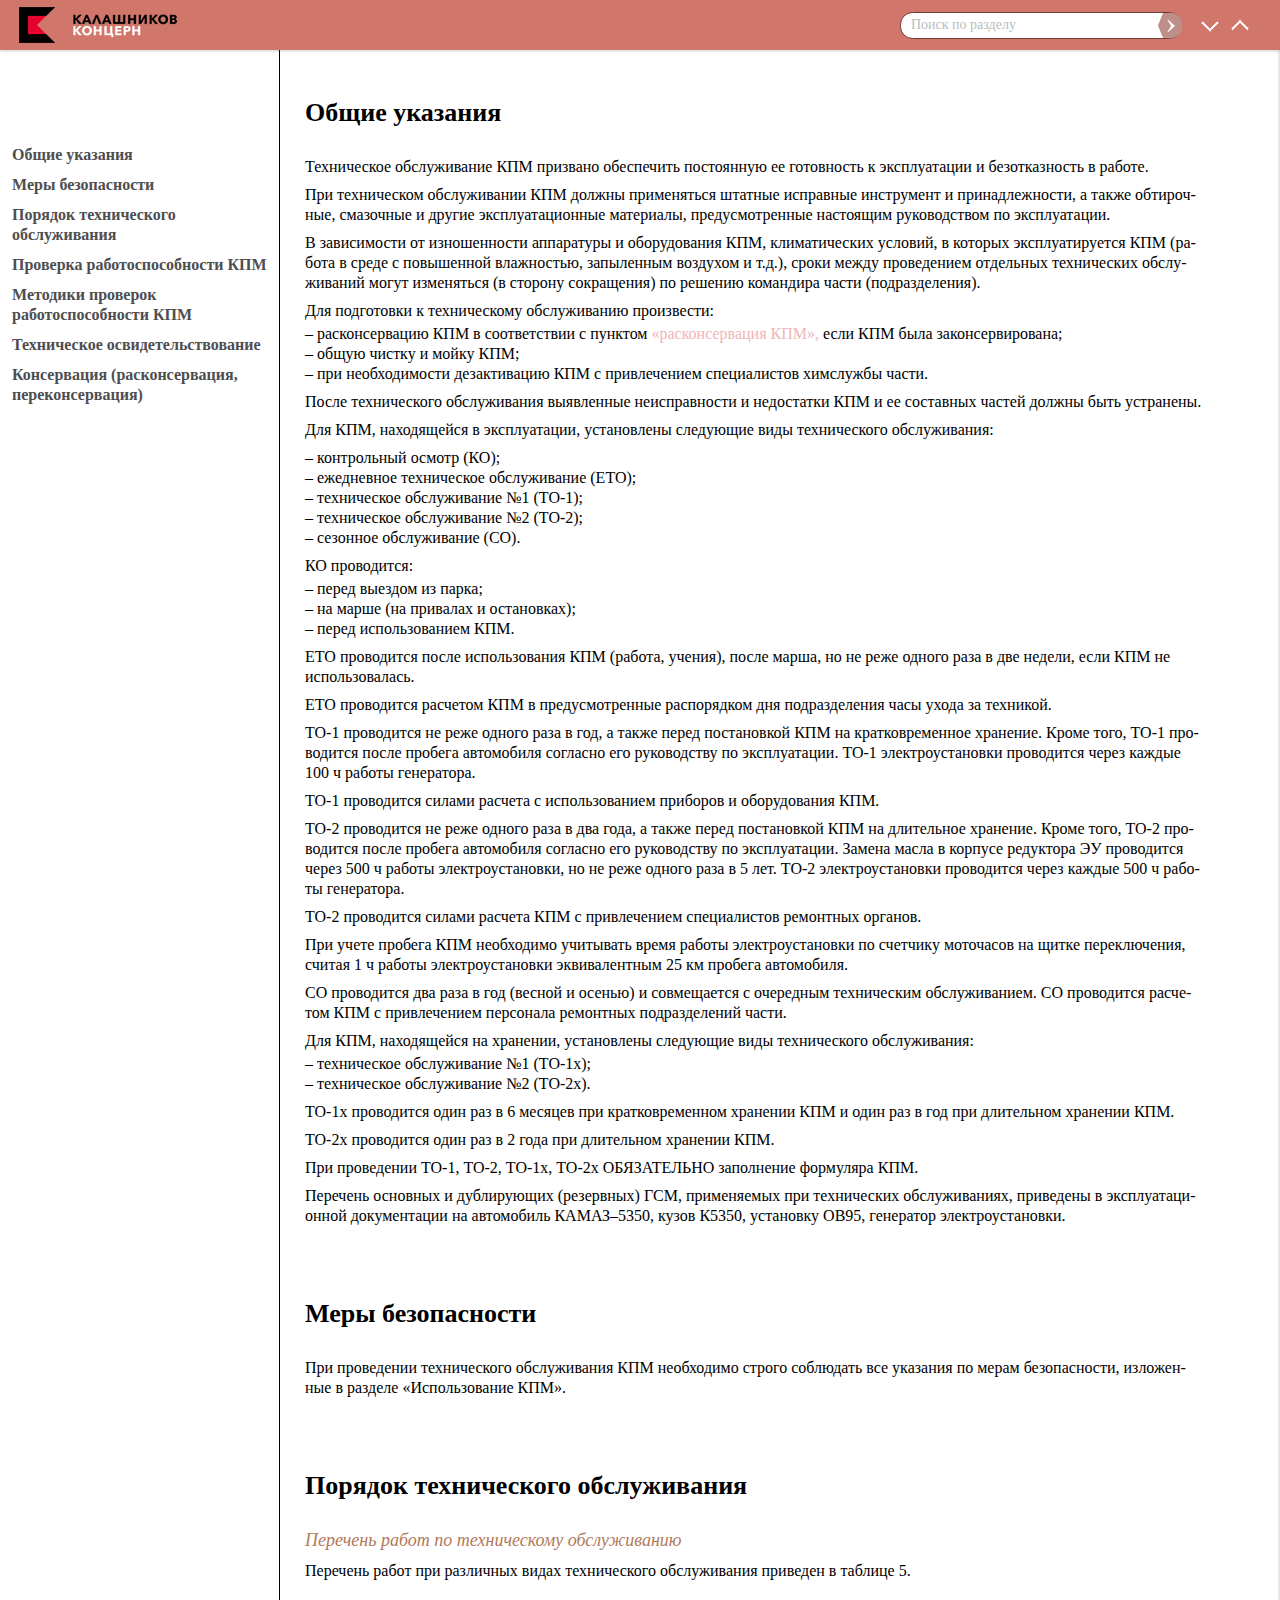
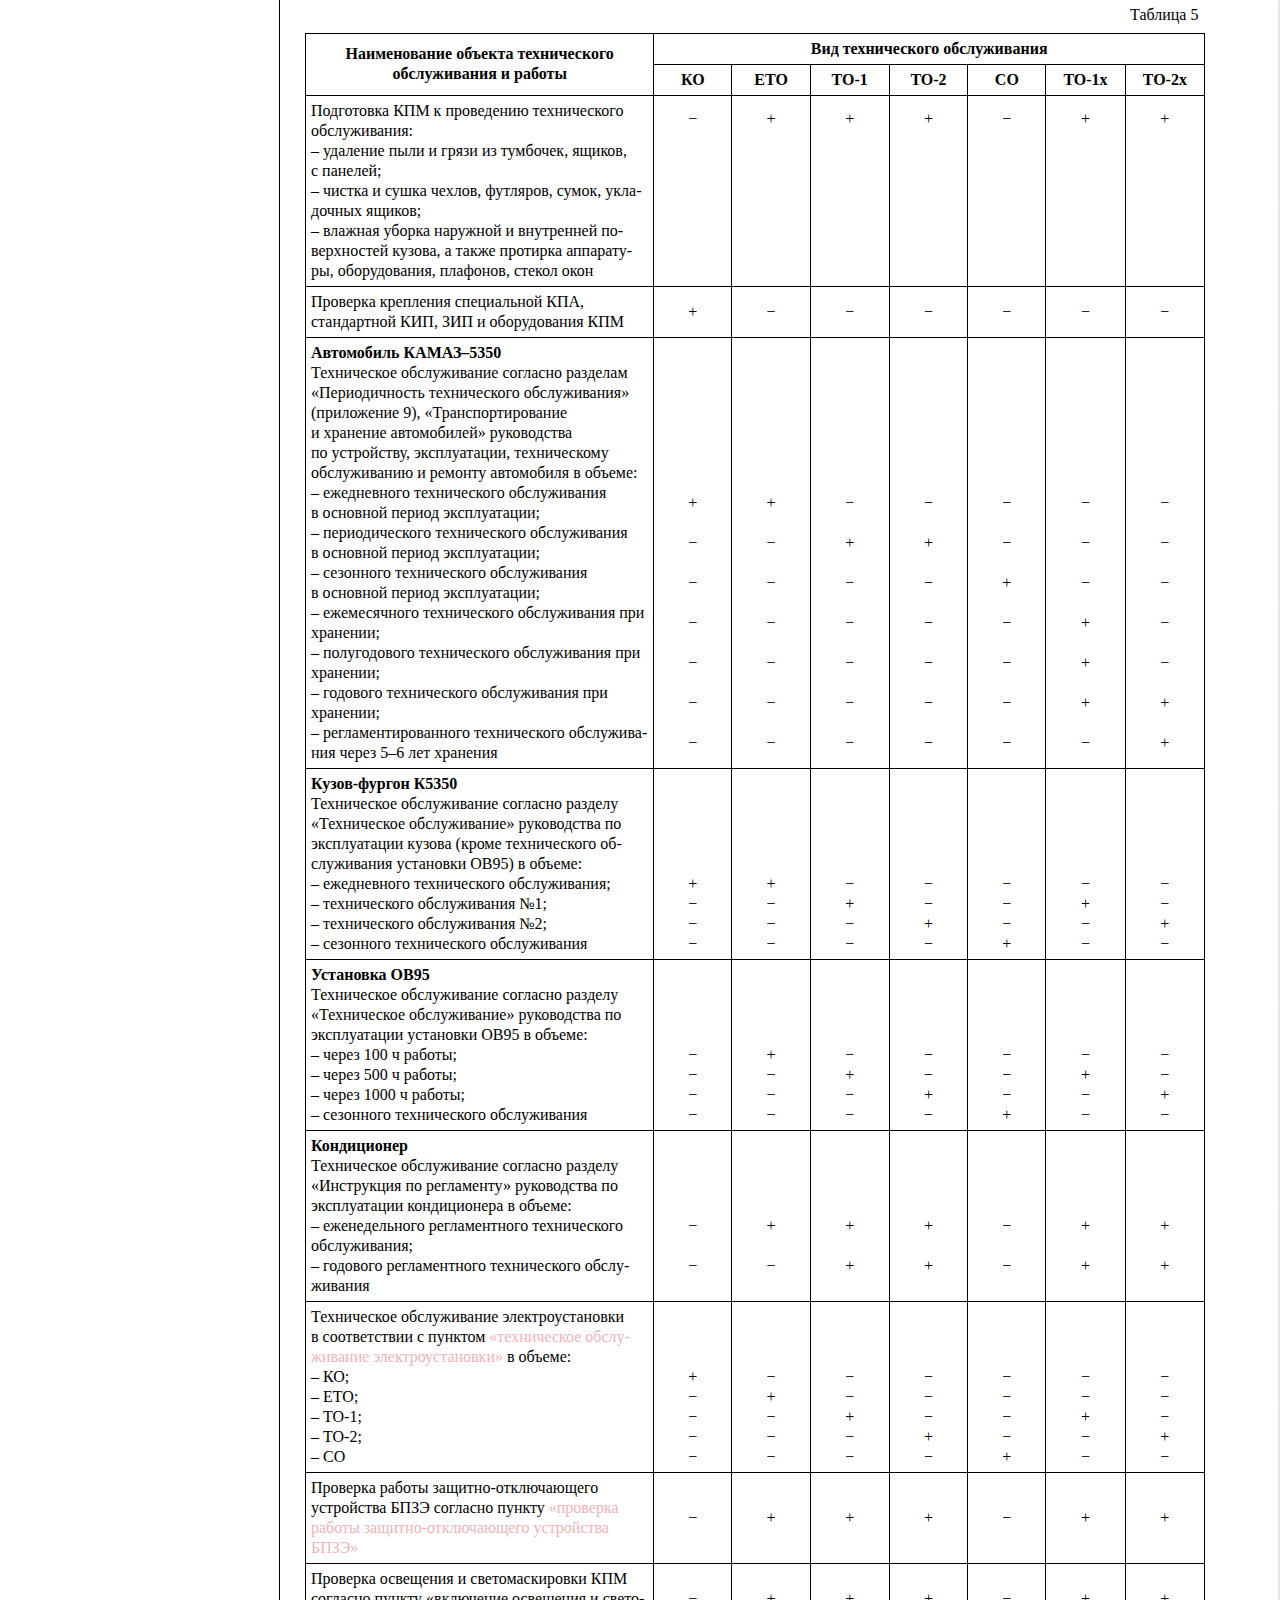
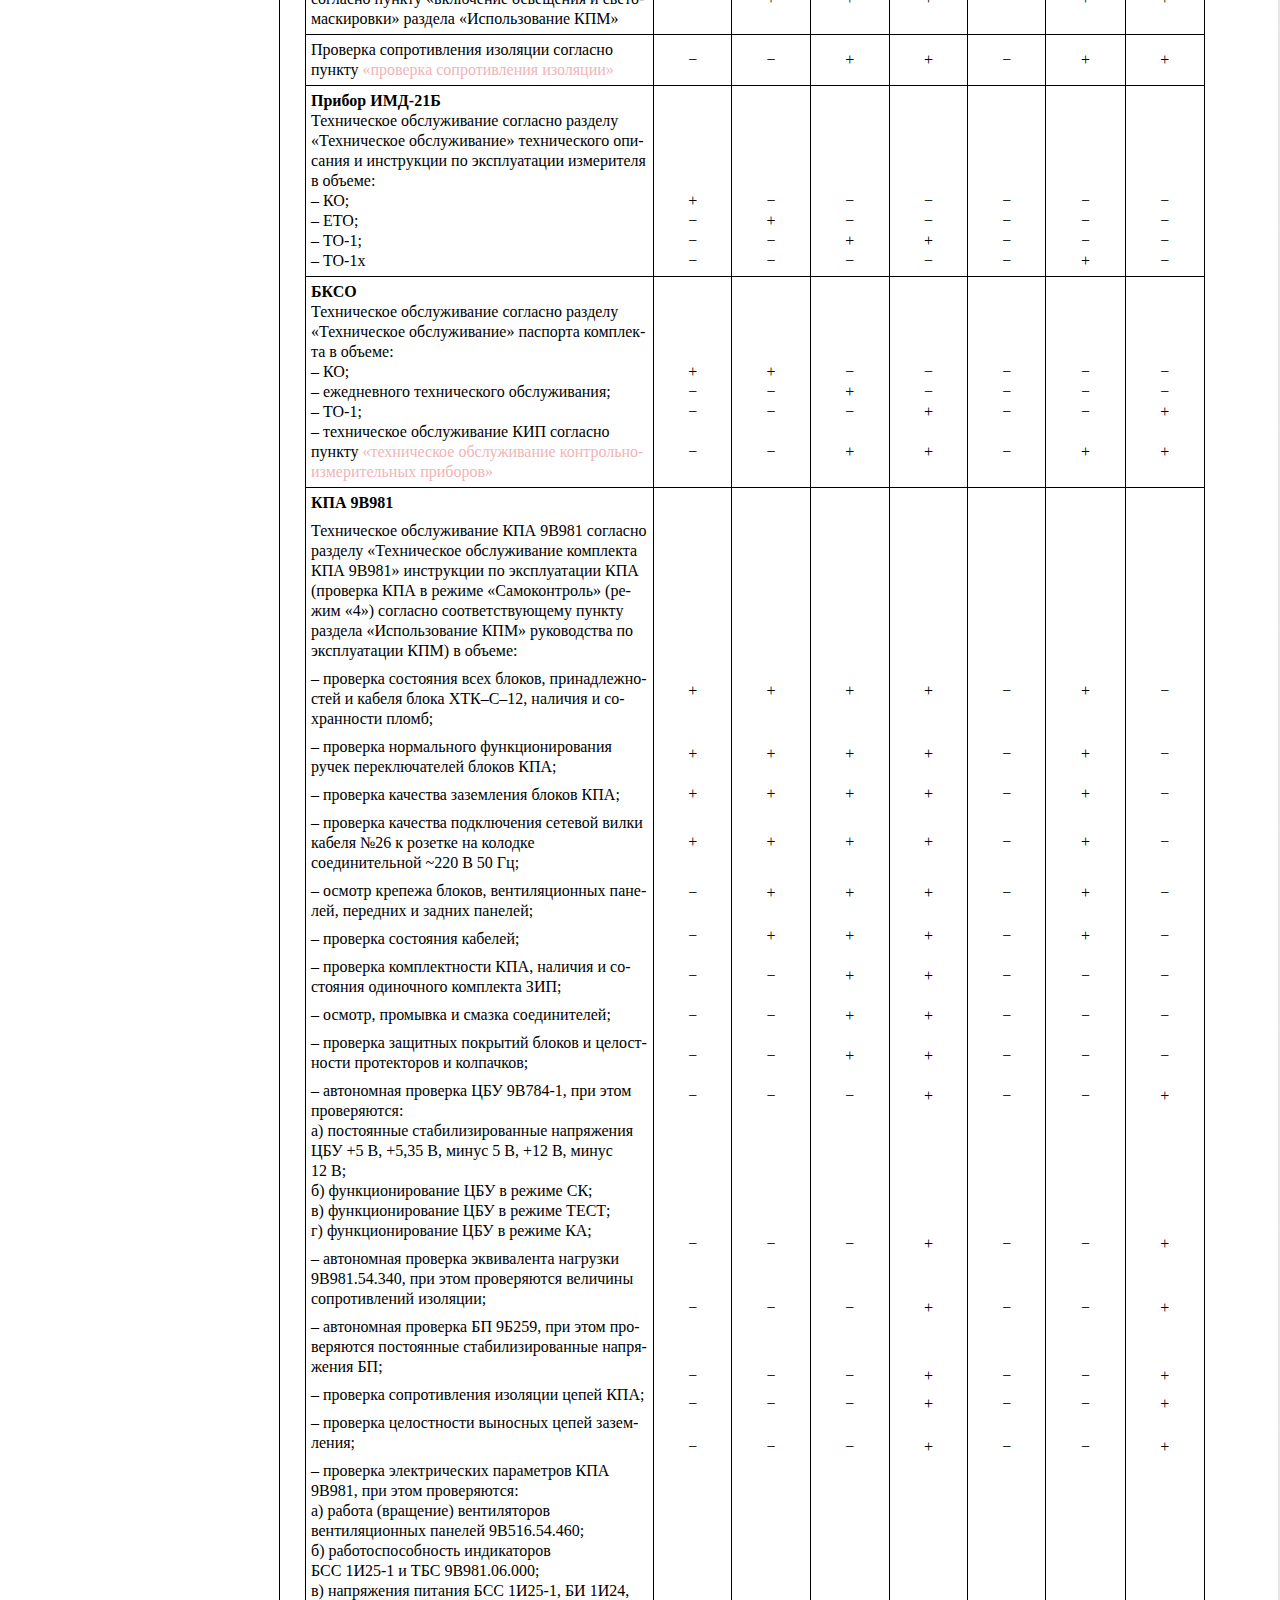
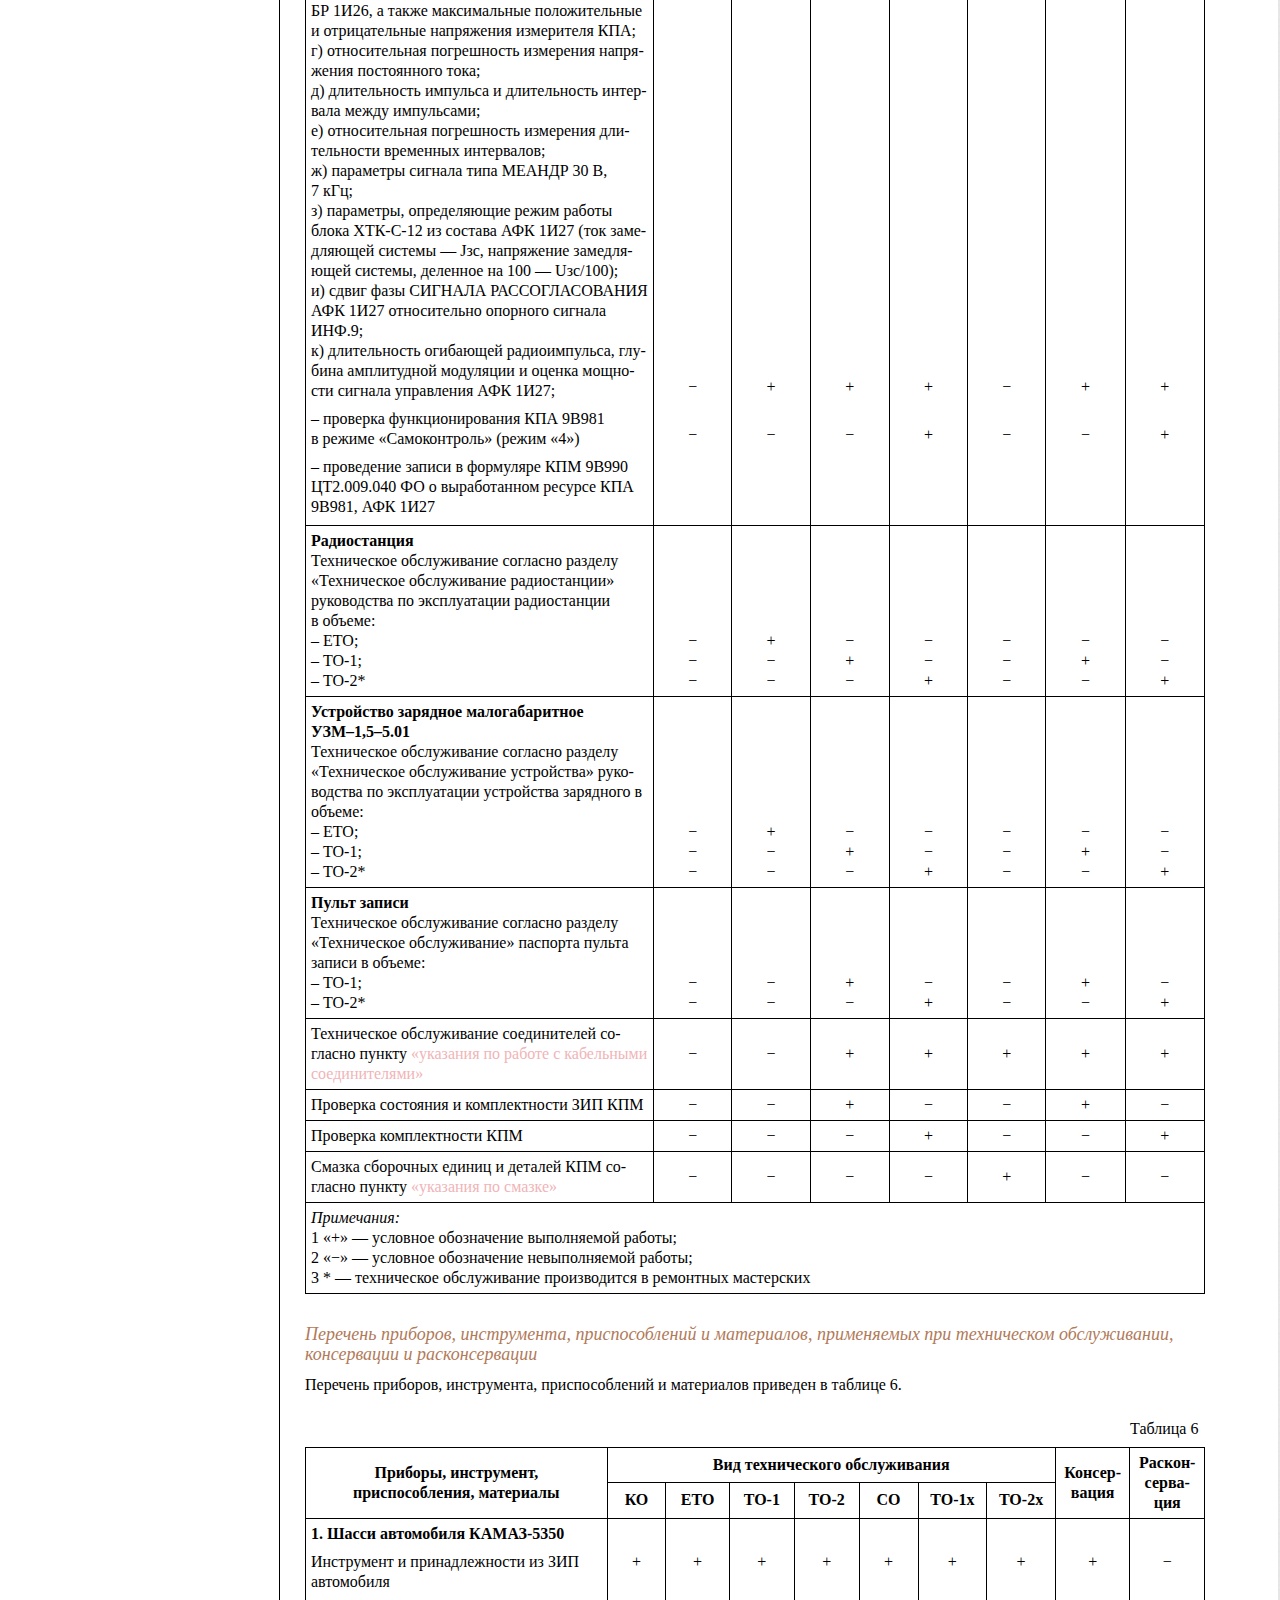
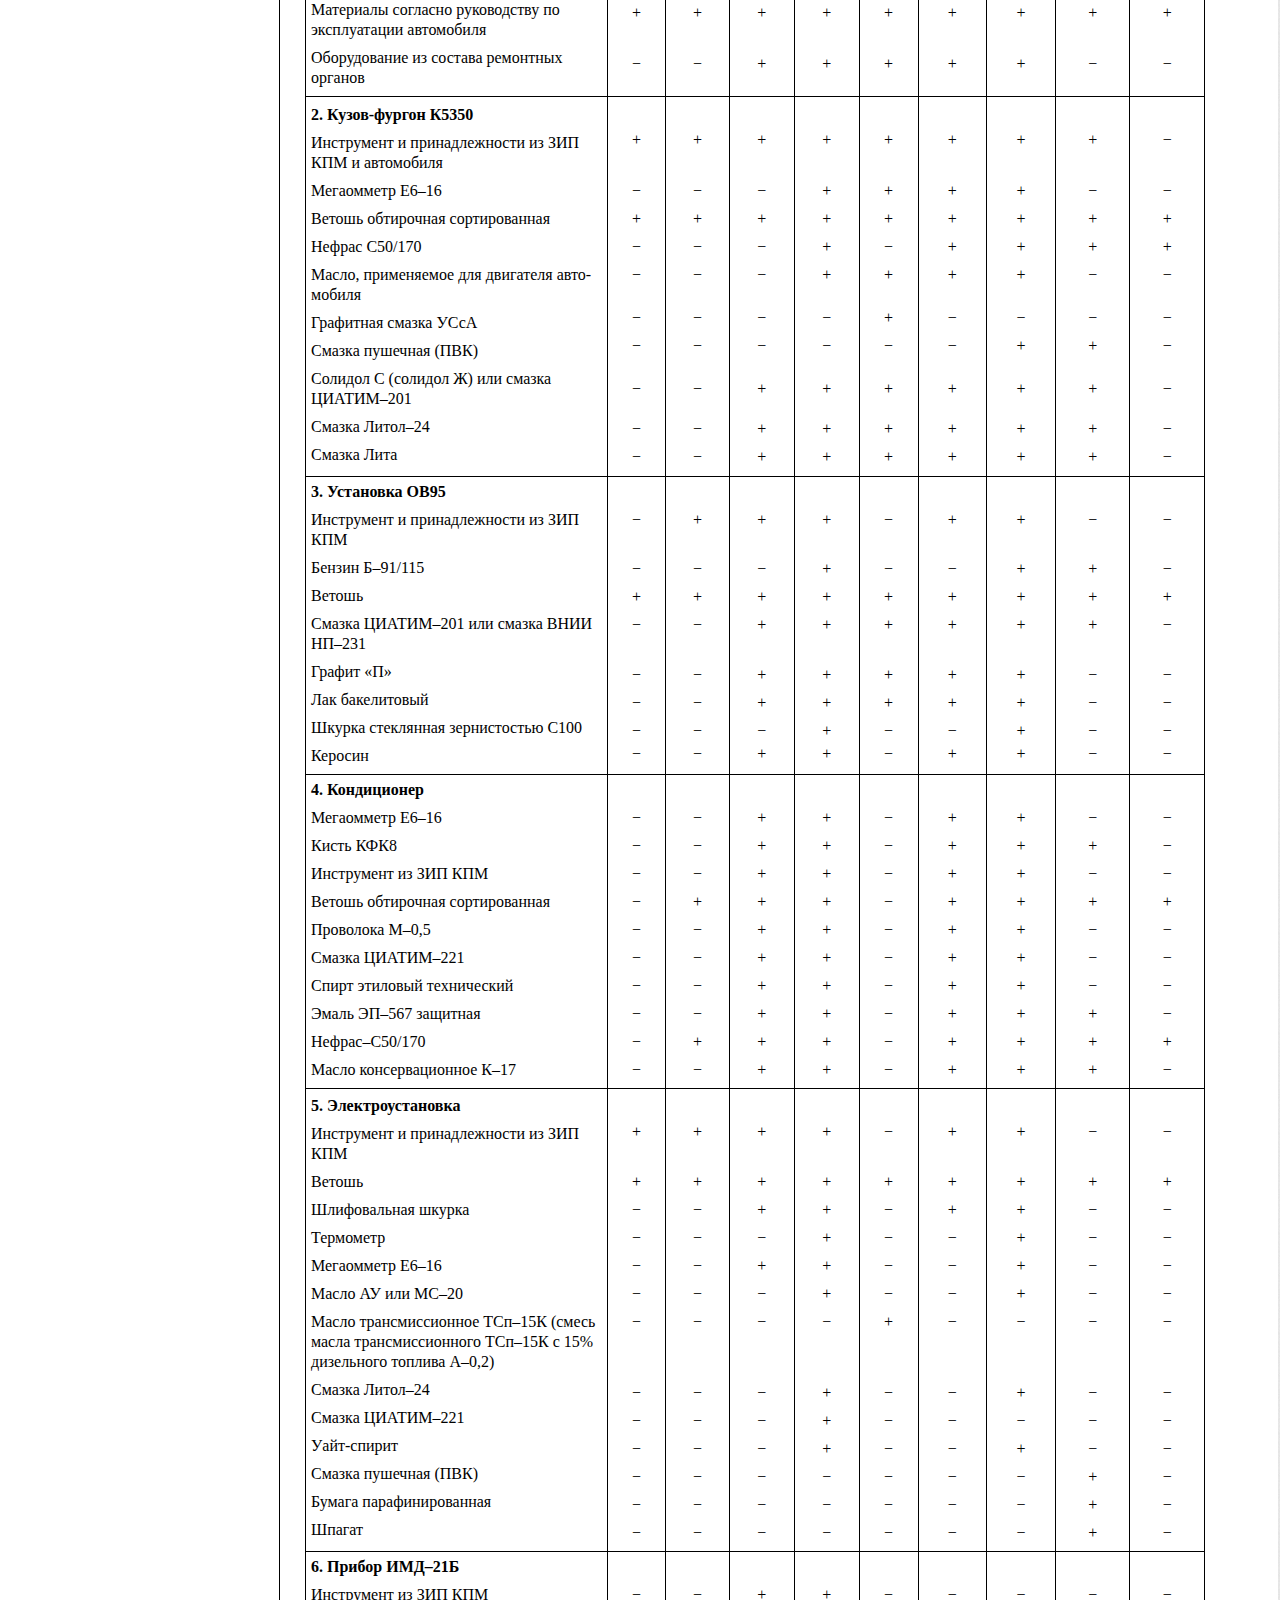
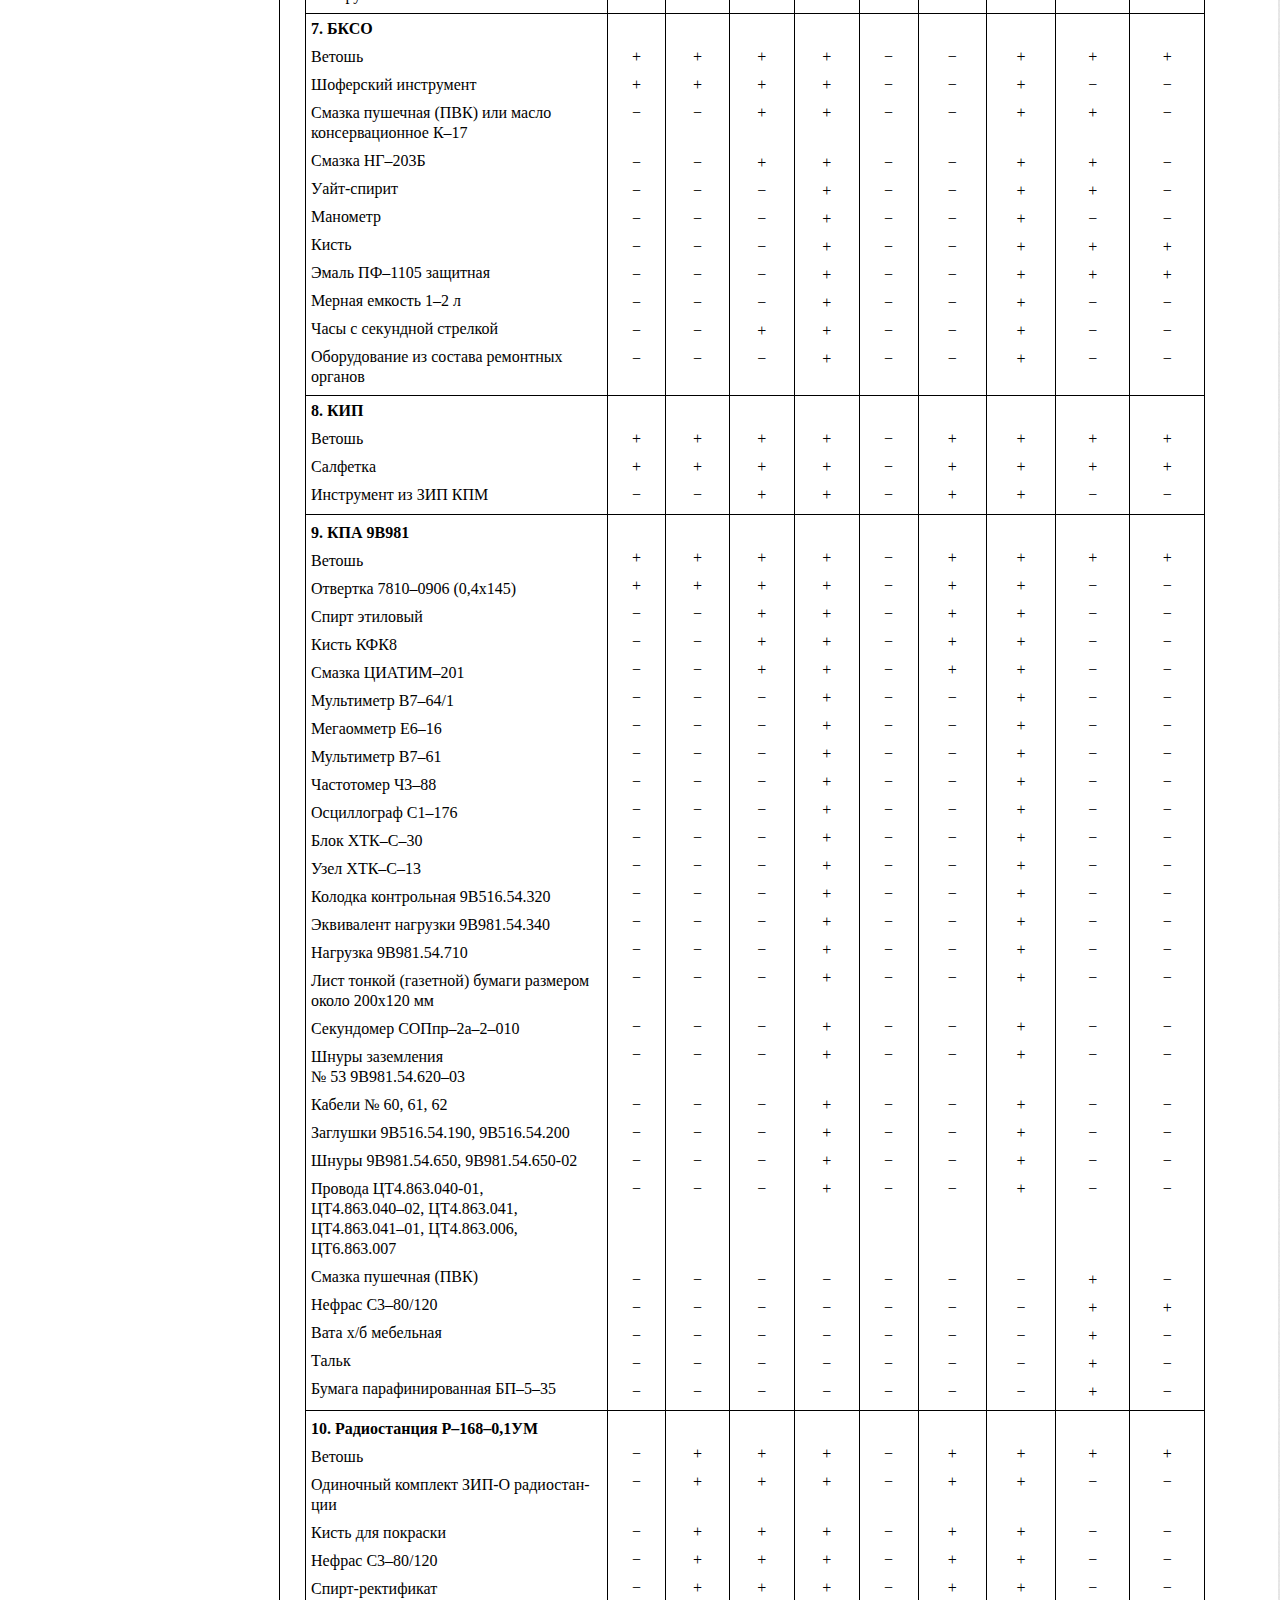
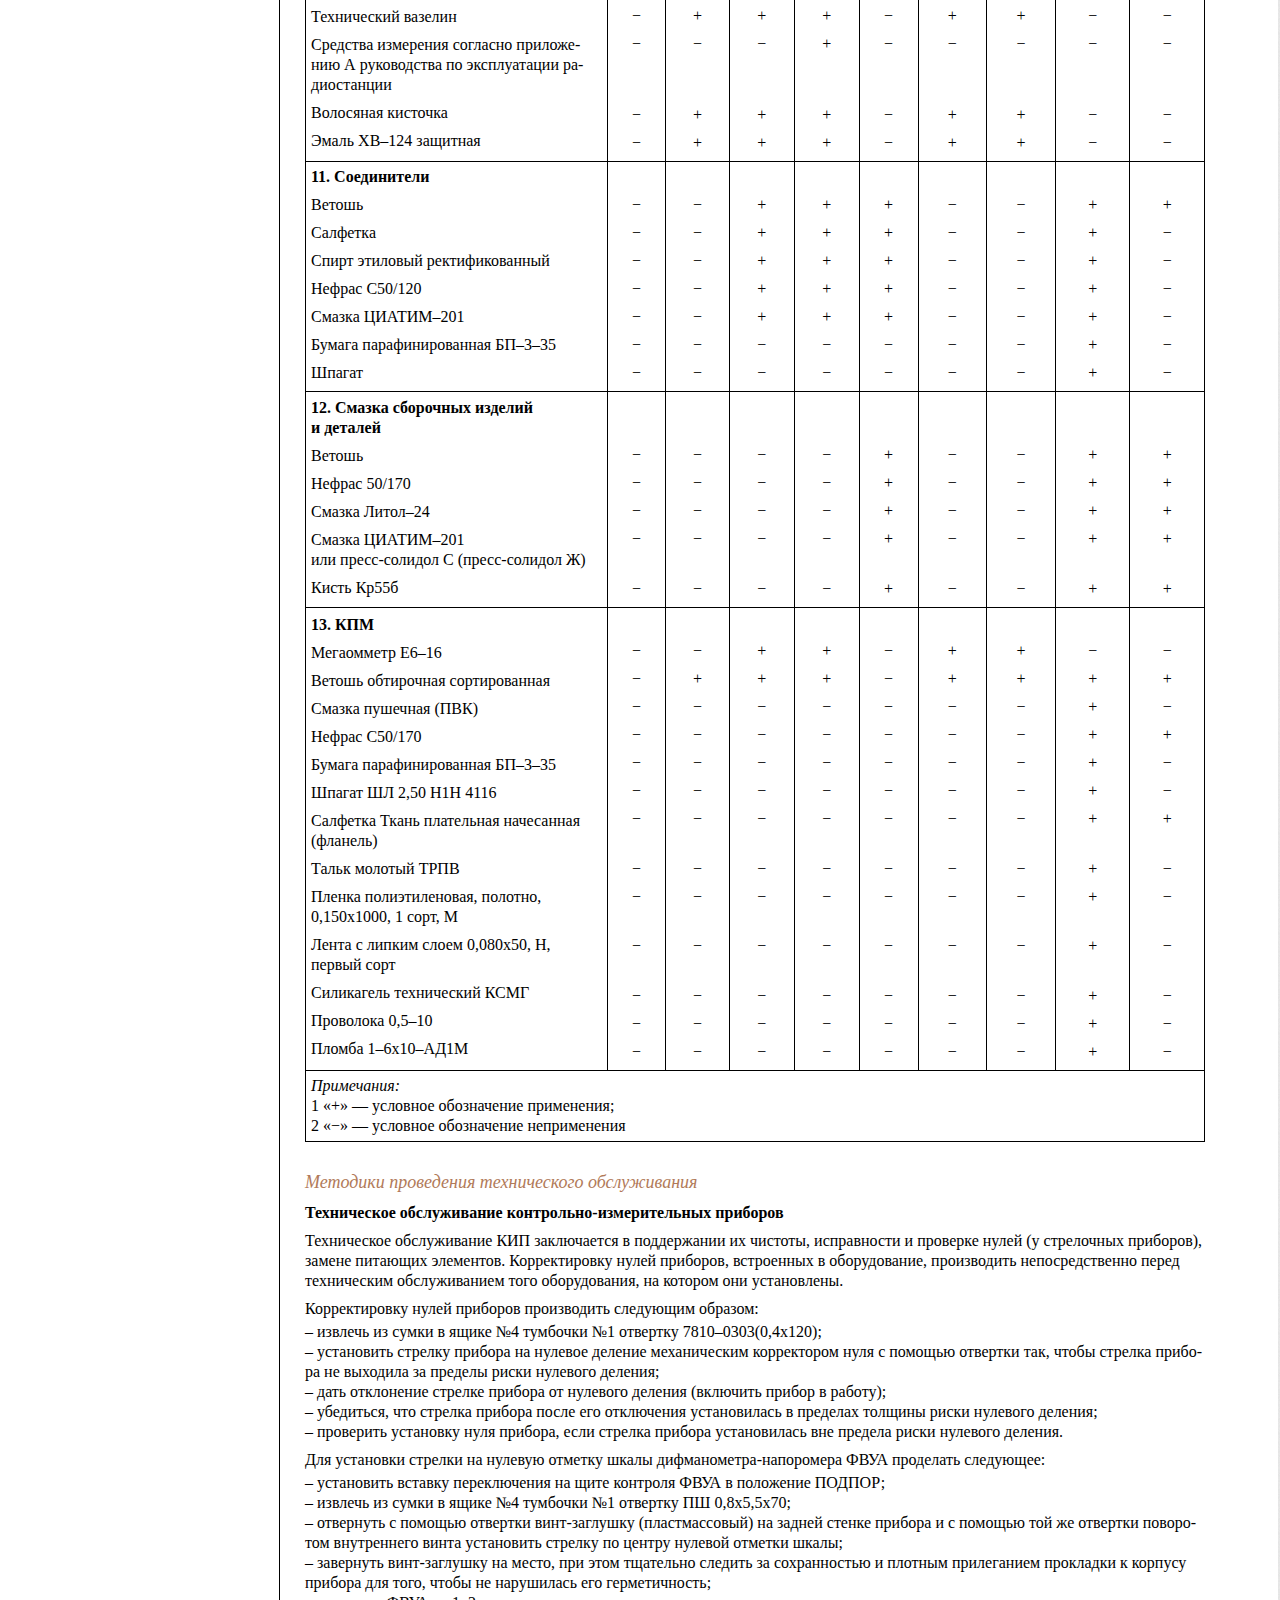
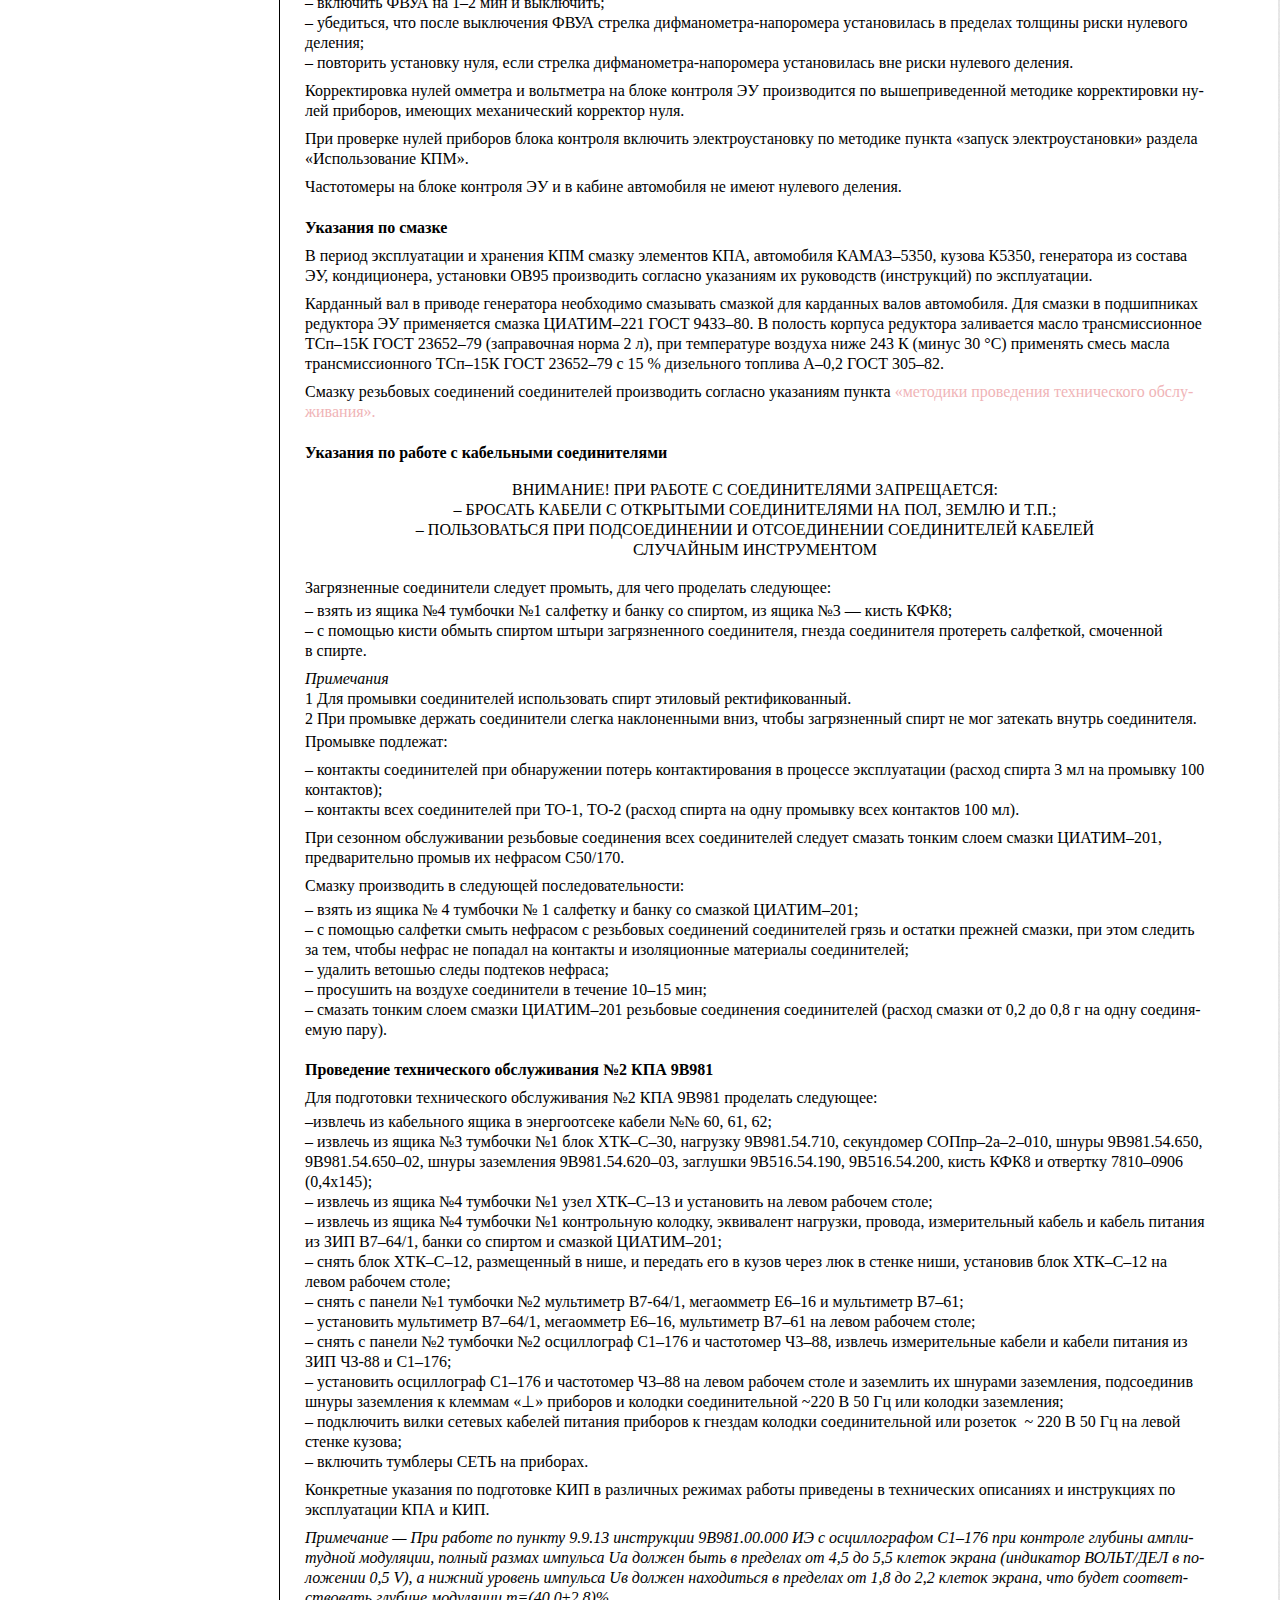
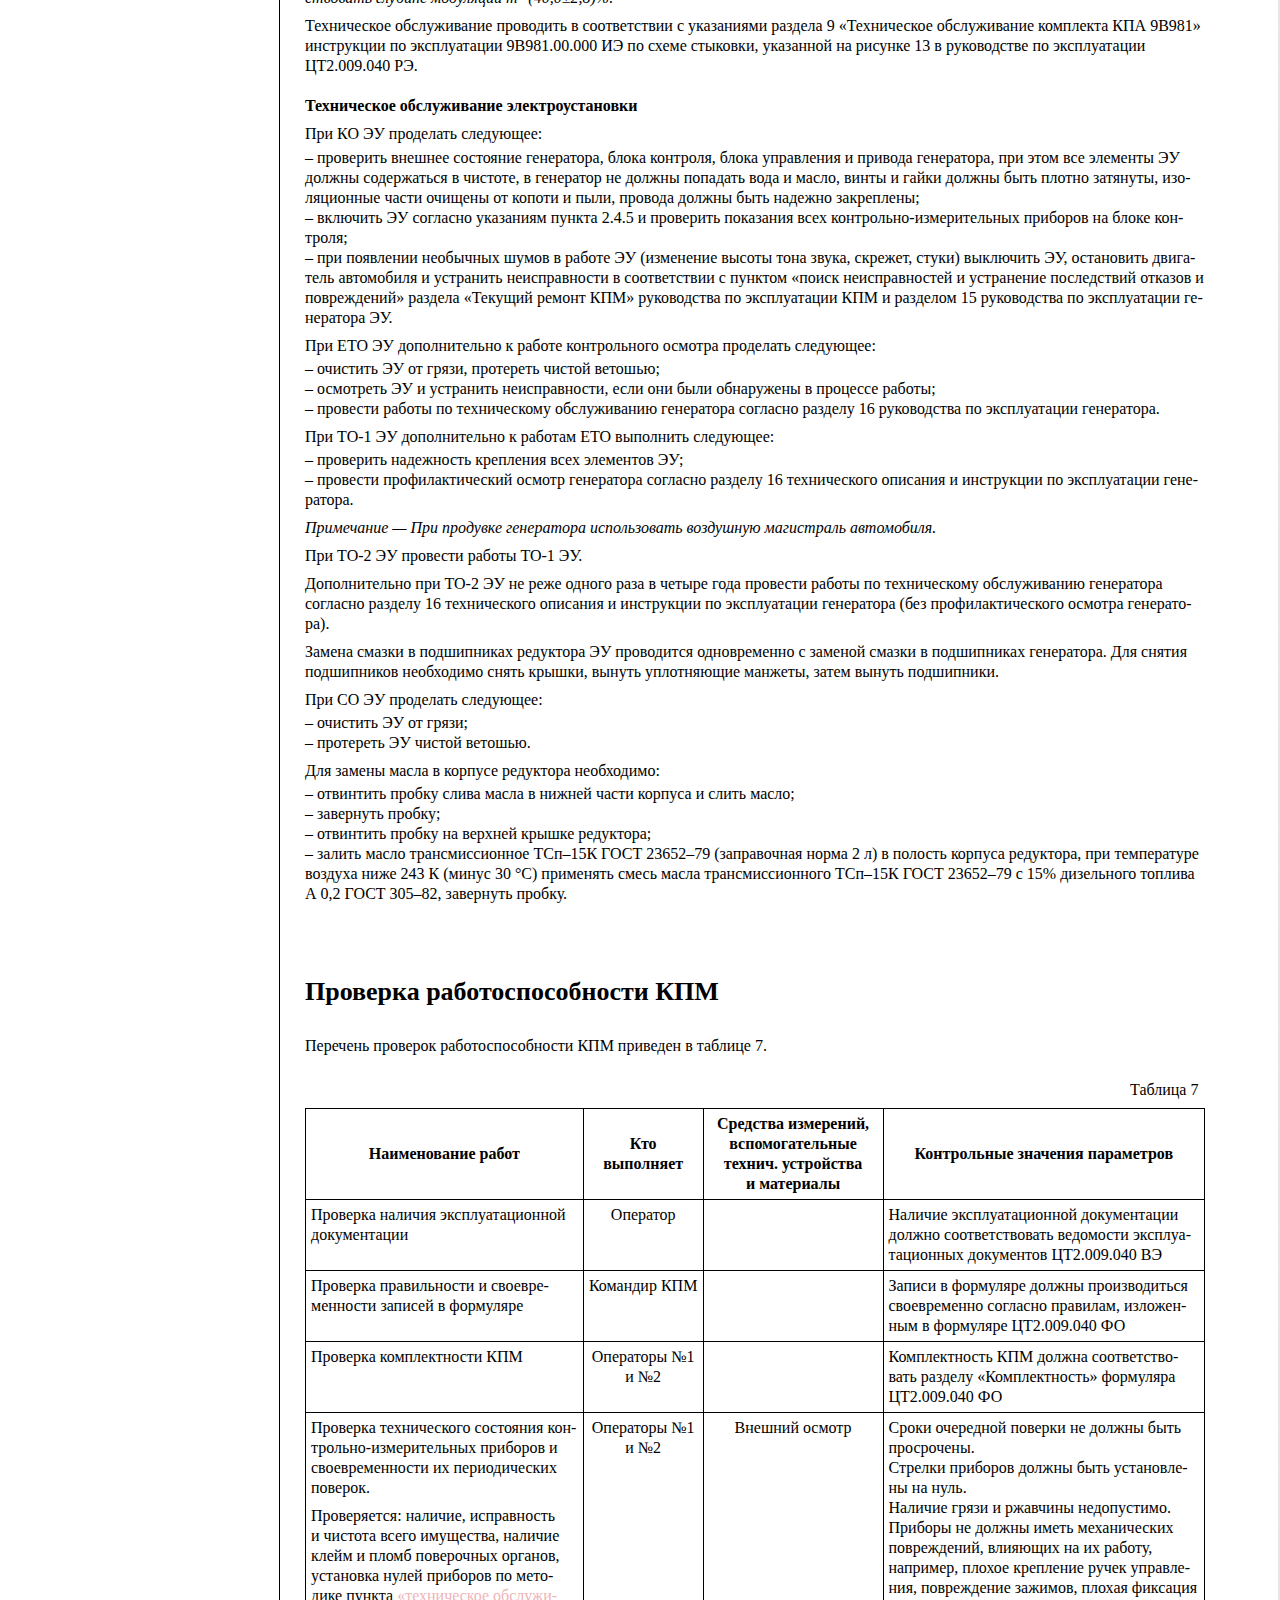
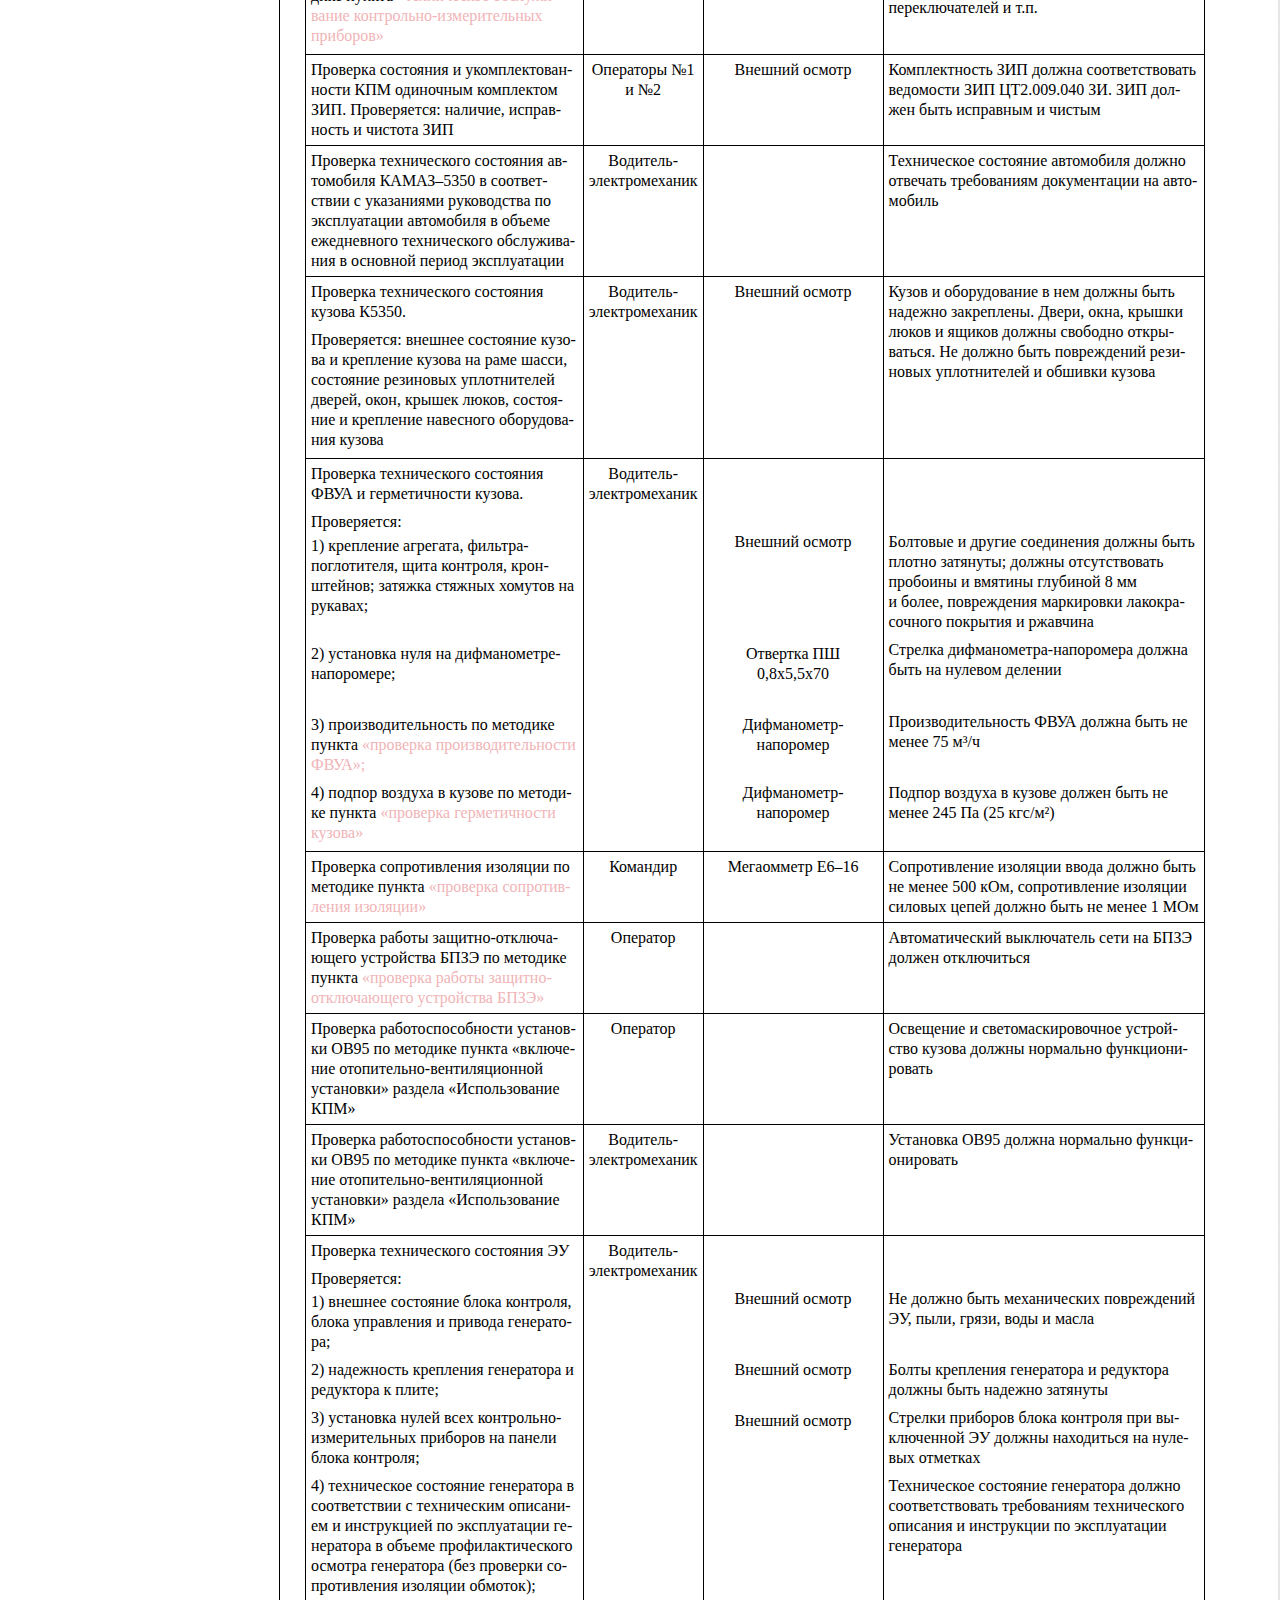
<file: section/tekhnicheskoe-obsluzhivanie/tekhnicheskoe-obsluzhivanie.html>
<!DOCTYPE html>
<html>
<head>
  <meta charset="utf-8">
  <title>Техническое обслуживание</title>
  <link rel="stylesheet" type="text/css" href="../../style/styles.css">
  <link rel="stylesheet" type="text/css" href="../../style/style_tekhnicheskoe-obsluzhivanie.css">

  <script src="../../js/jquery.js"></script>
  <script src="../../js/jqueryscrollto.js"></script>
  <script src="../../js/script.js"></script>
  <script src="jsScript.js"></script>
  <title>Расстояние между строками</title>
  <style>
   h1 {
    margin-bottom: 0px; /* Отрицательный отступ между заголовком и текстом */
   }
  </style>
</head>
<body id = 'top'>
<div id = 'v_nachalo'></div>
<div id='polosa'></div>
  <div class="mainBlock">
    <div class="header">
    <a id ="logo" href="../../Index.html"></a>
      <div id="search">
        <div id='secondSearch'>
          <div id="searchButton"></div>
            <input id="searchText" type="text" name="search" value="Поиск по разделу" onblur="if (this.value=='') this.value='Поиск по разделу';" onfocus="if (this.value=='Поиск по разделу') this.value='';"/>
            <div id="prev_search"></div>
            <div id="next_search"></div>
            <div id="countFound"></div>
            <p id="back-top">
              <a href="#top"><span></span>Вверх</a>
            </p>
          </div>
      </div>
    </div>

    <div class="inlandSideBarMaintenance">      
      <ul>
        <li>
          <div id="inlandMenu">
            <b><a href="#CommonRules">Общие указания</a></b>
          </div>
        </li>
        <li>
          <div id="inlandMenu">
            <b><a href="#SecurityMeasures">Меры безопасности</a></b>
          </div>
        </li>
        <li>
          <div id="inlandMenu">
            <b><a href="#courseObsl">Порядок технического обслуживания</a></b>
          </div>
            <ul>
              <li><a href="#WorksList">Перечень работ по техническому обслуживанию</a></li>
              <li><a href="#DevicesList">Перечень приборов, инструмента, приспособлений и материалов, применяемых при техническом обслуживании, консервации и расконсервации</a></li>
              <li id='mk'><a href="#techniques">Методики проведения технического обслуживания</li></a>
              <ul id="lastPt">
                <li><a href="#obslKontrIzm">Техническое обслуживание контрольно-измерительных приборов</li></a>
                <li><a href="#instructionsSmazka">Указания по смазке</a></li>
                <li><a href="#instructionsSoed">Указания по работе с кабельными соединителями</a></li>
                <li><a href="#obslKPA81">Проведение технического обслуживания №2 КПА 9В981</a></li>
                <li><a href="#obslElectrostation">Техническое обслуживание электроустановки</a></li>
              </ul>
            </ul>  
        </li>
        <li>
          <div id="inlandMenu">
            <b><a href="#CheckEfficiency">Проверка работоспособности КПМ</a></b>
          </div>
        </li>
        <li>
          <div id="inlandMenu">
            <b><a href="#CheckWork">Методики проверок работоспособности КПМ</a></b>
          </div>
          <ul>
            <li><a href="#CheckResist">Проверка сопротивления изоляции</a></li>
            <li><a href="#CheckFVUA">Проверка производительности ФВУА</a></li>
            <li><a href="#CheckSaelant">Проверка герметичности кузова</a></li>
            <li><a href="#CheckBPZE">Проверка работы защитно-отключающего устройства БПЗЭ</a></li>
          </ul>
        </li>
        <li>
          <div id="inlandMenu">
            <b><a href="#TechSvidetel">Техническое освидетельствование</a></b>
          </div>
          <ul>
            <li><a href="#CheckMeasure">Поверка средств измерений</a></li>
            <li><a href="#CheckExtinguisher">Техническое освидетельствование огнетушителя ОУ&ndash;3</a></li>
            <li><a href="#CheckProtection">Освидетельствование защитных средств</a></li>
            <li><a href="#MethodPassport">Порядок паспортизации КПМ по истечении гарантийного срока</a></li>
          </ul>
        </li>
        <li>
        <div id="inlandMenu">
            <b><a href="#Conservation">Консервация (расконсервация, переконсервация)</a></b>
          </div>
          <ul>
            <li><a href="#ConservationKPM">Консервация КПМ</a></li>
            <li><a href="#DegreasingKPM">Расконсервация КПМ</a></li>
          </ul>
        </li>
      </ul>
    </div>

    <div class="sidebar">
      <div class="menu">
        <ul>
        <li>
          <div class="Menu">
            <a href='section/opisanie-i-rabota/opisanie-i-rabota.html'>
              <i style="background-position: -13px 0"></i>Описание и работа КПМ
            </a>
          </div>
        </li>
        <li>
          <div class="Menu">
            <a href='section/ispolzovanie-kpm/ispolzovanie-kpm.html'>
              <i style="background-position: -26px 0"></i>Использование КПМ</a>
          </div>
        </li>
        <li>
          <div class="Menu">
            <a href='section/tekhnicheskoe-obsluzhivanie/tekhnicheskoe-obsluzhivanie.html'>
              <i style="background-position: -39px 0"></i>Техническое обслуживание</a>
          </div>
        </li>
        <li>
          <div class="Menu">
            <a href='section/tekushchiy-remont-kpm/tekushchiy-remont-kpm.html'>
              <i style="background-position: -52px 0"></i>Текущий ремонт КПМ</a>
          </div>
        </li>
        <li>
          <div class="Menu">
            <a href='section/khranenie-kpm/khranenie-kpm.html'>
              <i style="background-position: -65px 0"></i>Хранение КПМ</a>
          </div>
        </li>
        <li>
          <div class="Menu">
            <a href='section/transportirovanie-kpm/transportirovanie-kpm.html'>
              <i style="background-position: -78px 0"></i>Транспортирование КПМ</a>
          </div>
        </li>
        <li>
          <div class="Menu">
            <a href='section/utilizatsiya-kpm/utilizatsiya-kpm.html'>
              <i style="background-position: -91px 0"></i>Утилизация КПМ</a>
          </div>
        </li>
        <li>
          <div id="perSokr">
            <i style="background-position: -104px 0"></i>Перечень сокращений
          </div>
        </li>
      </ul>
      </div>
    </div>

<div class="content">
<div id="alltext">

<p id="CommonRules" class='titles'><b>Общие указания</b>

<p>Техническое обслуживание КПМ призвано обеспечить постоянную ее готовность к эксплуатации и безотказность в работе.</p>

<p>При техническом обслуживании КПМ должны применяться штатные исправные инструмент и принадлежности, а также об&shy;ти&shy;роч&shy;ные, смазочные и другие эксплуатационные материалы, предусмотренные настоящим руководством по эксплуатации.</p>

<p>В за&shy;ви&shy;си&shy;мо&shy;сти от из&shy;но&shy;шен&shy;но&shy;сти ап&shy;па&shy;ра&shy;ту&shy;ры и обо&shy;ру&shy;до&shy;ва&shy;ния КПМ, кли&shy;ма&shy;ти&shy;че&shy;ских усло&shy;вий, в ко&shy;то&shy;рых экс&shy;плу&shy;а&shy;ти&shy;ру&shy;ет&shy;ся КПМ (ра&shy;бо&shy;та в сре&shy;де с по&shy;вы&shy;шен&shy;ной влаж&shy;но&shy;стью, за&shy;пы&shy;лен&shy;ным воз&shy;ду&shy;хом и т.д.), сро&shy;ки меж&shy;ду про&shy;ве&shy;де&shy;ни&shy;ем от&shy;дель&shy;ных тех&shy;ни&shy;че&shy;ских об&shy;слу&shy;жи&shy;ва&shy;ний мо&shy;гут из&shy;ме&shy;нять&shy;ся (в сто&shy;ро&shy;ну со&shy;кра&shy;ще&shy;ния) по ре&shy;ше&shy;нию ко&shy;ман&shy;ди&shy;ра ча&shy;сти (под&shy;раз&shy;де&shy;ле&shy;ния).</p>

<p class="dline">Для подготовки к техническому обслуживанию произвести:</p>

&ndash; расконсервацию КПМ в соответствии с пунктом <a href="#DegreasingKPM">&laquo;расконсервация КПМ&raquo;,</a> если КПМ была законсервирована;<br>&ndash; общую чистку и мойку КПМ;<br>&ndash; при необходимости дезактивацию КПМ с привлечением специалистов химслужбы части.</p>

<p class="dline">После технического обслуживания выявленные неисправности и недостатки КПМ и ее составных частей должны быть устранены.</p>

<p>Для КПМ, находящейся в эксплуатации, установлены следующие виды технического обслуживания:</p>

&ndash; контрольный осмотр (КО);<br>&ndash; ежедневное техническое обслуживание (ЕТО);<br>&ndash; техническое обслуживание №1 (ТО-1);<br>&ndash; техническое обслуживание №2 (ТО-2);<br>&ndash; сезонное обслуживание (СО).</p>


<p class="dline">КО проводится:</p>

&ndash; перед выездом из парка;<br>&ndash; на марше (на привалах и остановках);<br>&ndash; перед использованием КПМ.</p>

<p>ЕТО проводится после использования КПМ (работа, учения), после марша, но не реже одного раза в две недели, если КПМ не использовалась.</p>

<p>ЕТО проводится расчетом КПМ в предусмотренные распорядком дня подразделения часы ухода за техникой.</p>

<p>ТО-1 про&shy;во&shy;дит&shy;ся не ре&shy;же од&shy;но&shy;го ра&shy;за в год, а так&shy;же пе&shy;ред по&shy;ста&shy;нов&shy;кой КПМ на крат&shy;ко&shy;вре&shy;мен&shy;ное хра&shy;не&shy;ние. Кро&shy;ме то&shy;го, ТО-1 про&shy;во&shy;дит&shy;ся по&shy;сле про&shy;бе&shy;га ав&shy;то&shy;мо&shy;би&shy;ля со&shy;глас&shy;но его ру&shy;ко&shy;вод&shy;ству по экс&shy;плу&shy;а&shy;та&shy;ции. ТО-1 элек&shy;тро&shy;уста&shy;нов&shy;ки про&shy;во&shy;дит&shy;ся че&shy;рез каж&shy;дые 100 ч ра&shy;бо&shy;ты ге&shy;не&shy;ра&shy;то&shy;ра.</p>

<p>ТО-1 проводится силами расчета с использованием приборов и оборудования КПМ.</p>

<p>ТО-2 про&shy;во&shy;дит&shy;ся не ре&shy;же од&shy;но&shy;го ра&shy;за в два го&shy;да, а так&shy;же пе&shy;ред по&shy;ста&shy;нов&shy;кой КПМ на дли&shy;тель&shy;ное хра&shy;не&shy;ние. Кро&shy;ме то&shy;го, ТО-2 про&shy;во&shy;дит&shy;ся по&shy;сле про&shy;бе&shy;га ав&shy;то&shy;мо&shy;би&shy;ля со&shy;глас&shy;но его ру&shy;ко&shy;вод&shy;ству по экс&shy;плу&shy;а&shy;та&shy;ции. За&shy;ме&shy;на мас&shy;ла в кор&shy;пу&shy;се ре&shy;дук&shy;то&shy;ра ЭУ про&shy;во&shy;дит&shy;ся че&shy;рез 500 ч ра&shy;бо&shy;ты элек&shy;тро&shy;уста&shy;нов&shy;ки, но не ре&shy;же од&shy;но&shy;го ра&shy;за в 5 лет. ТО-2 элек&shy;тро&shy;уста&shy;нов&shy;ки про&shy;во&shy;дит&shy;ся че&shy;рез каж&shy;дые 500 ч ра&shy;бо&shy;ты ге&shy;не&shy;ра&shy;то&shy;ра.</p>

<p>ТО-2 проводится силами расчета КПМ с привлечением специалистов ремонтных органов.</p>

<p>При учете пробега КПМ необходимо учитывать время работы электроустановки по счетчику моточасов на щитке переключения, считая 1 ч работы электроустановки эквивалентным 25 км пробега автомобиля.</p>

<p>СО проводится два раза в год (весной и осенью) и совмещается с очередным техническим обслуживанием. СО проводится рас&shy;че&shy;том КПМ с привлечением персонала ремонтных подразделений части.</p>

<p class="dline">Для КПМ, находящейся на хранении, установлены следующие виды технического обслуживания:</p>

&ndash; техническое обслуживание №1 (ТО-1х);<br>&ndash; техническое обслуживание №2 (ТО-2х).</p>

<p>ТО-1х проводится один раз в 6 месяцев при кратковременном хранении КПМ и один раз в год при длительном хранении КПМ.</p>

<p>ТО-2х проводится один раз в 2 года при длительном хранении КПМ.</p>

<p>При проведении ТО-1, ТО-2, ТО-1х, ТО-2х ОБЯЗАТЕЛЬНО заполнение формуляра КПМ.</p>

<p>Пе&shy;ре&shy;чень ос&shy;нов&shy;ных и дуб&shy;ли&shy;ру&shy;ю&shy;щих (ре&shy;зерв&shy;ных) ГСМ, при&shy;ме&shy;ня&shy;е&shy;мых при тех&shy;ни&shy;че&shy;ских об&shy;слу&shy;жи&shy;ва&shy;ни&shy;ях, при&shy;ве&shy;де&shy;ны в экс&shy;плу&shy;а&shy;та&shy;ци&shy;он&shy;ной до&shy;ку&shy;мен&shy;та&shy;ции на ав&shy;то&shy;мо&shy;биль КАМАЗ–5350, ку&shy;зов К5350, уста&shy;нов&shy;ку ОВ95, ге&shy;не&shy;ра&shy;тор элек&shy;тро&shy;уста&shy;нов&shy;ки.</p>


<p id="SecurityMeasures" class='titles'><b>Меры безопасности</b></p>

<p>При проведении технического обслуживания КПМ необходимо строго соблюдать все указания по мерам безопасности, из&shy;ло&shy;жен&shy;ные в раз&shy;де&shy;ле  &laquo;Использование КПМ&raquo;.</p>

<p id="courseObsl" class='titles'><b>Порядок технического обслуживания</b></p>

<p id="WorksList" class='firstsubtitles'>Перечень работ по техническому обслуживанию</p>

<p>Перечень работ при различных видах технического обслуживания приведен в таблице 5.</p>

<p class="table855">Таблица 5</p>
<table>
<tbody>
  <tr>
    <th id="oneColoumn" rowspan="2">Наименование объекта технического обслуживания и работы</th>
    <th id="twoColoumn" colspan='7'>Вид технического обслуживания</th>
  </tr>
  <tr>
    <th id="twoColoumn">КО</th>
    <th id="threeColoumn">ЕТО</th>
    <th id="fourColoumn">ТО-1</th>
    <th id="fiveColoumn">ТО-2</th>
    <th id="sixColoumn">СО</th>
    <th id="sevenColoumn">ТО-1х</th>
    <th id="eightColoumn">ТО-2х</th>
  </tr>
  <tr>
    <td id="oneColoumnTable5">Подготовка КПМ к проведению технического об&shy;слу&shy;жи&shy;ва&shy;ния:
<br>&ndash; удаление пыли и грязи из тумбочек, ящиков, <br>с панелей;<br>&ndash; чистка и сушка чехлов, футляров, сумок, укла&shy;доч&shy;ных ящиков;<br>&ndash; влаж&shy;ная убор&shy;ка на&shy;руж&shy;ной и внут&shy;рен&shy;ней по&shy;верх&shy;но&shy;стей ку&shy;зо&shy;ва, а так&shy;же про&shy;тир&shy;ка ап&shy;па&shy;ра&shy;ту&shy;ры, обо&shy;ру&shy;до&shy;ва&shy;ния, пла&shy;фо&shy;нов, сте&shy;кол окон</td>
    <td id="twoColoumn" valign="top"><p class="dline">&minus;</p></td>
    <td id="threeColoumn" valign="top"><p class="dline">+</p></td>
    <td id="fourColoumn" valign="top"><p class="dline">+</p></td>
    <td id="fiveColoumn" valign="top"><p class="dline">+</p></td>
    <td id="sixColoumn" valign="top"><p class="dline">&minus;</p></td>
    <td id="sevenColoumn" valign="top"><p class="dline">+</p></td>
    <td id="eightColoumn" valign="top"><p class="dline">+</p></td>
  </tr>

  <tr>
    <td id="oneColoumnTable5">Проверка крепления специальной КПА, стандартной КИП, ЗИП и оборудования КПМ</td>
    <td id="twoColoumn">+</td>
    <td id="threeColoumn">&minus;</td>
    <td id="fourColoumn">&minus;</td>
    <td id="fiveColoumn">&minus;</td>
    <td id="sixColoumn">&minus;</td>
    <td id="sevenColoumn">&minus;</td>
    <td id="eightColoumn">&minus;</td>
  </tr>

  <tr>
    <td id="oneColoumnTable5"><b>Автомобиль КАМАЗ&ndash;5350</b>
<br>Техническое обслуживание согласно разделам &laquo;Периодичность технического обслуживания&raquo; (приложение 9), &laquo;Транспортирование <br>и хранение автомобилей&raquo; руководства <br>по устройству, эксплуатации, техническому обслуживанию и ремонту автомобиля в объеме:
<br>&ndash; ежедневного технического обслуживания <br>в ос&shy;нов&shy;ной период эксплуатации;<br>&ndash; периодического технического обслуживания <br>в основной период эксплуатации;<br>&ndash; сезонного технического обслуживания <br>в основной период эксплуатации;<br>&ndash; ежемесячного технического обслуживания при хранении;<br>&ndash; полугодового технического обслуживания при хранении;<br>&ndash; годового технического об&shy;слу&shy;жи&shy;ва&shy;ния при хранении;<br>&ndash; регламентированного технического об&shy;слу&shy;жи&shy;ва&shy;ния через 5&ndash;6 лет хранения</td>
    <td id="twoColoumn"><br><br><br><br><br><br><br>+<br><br>&minus;<br><br>&minus;<br><br>&minus;<br><br>&minus;<br><br>&minus;<br><br>&minus;</td>
    <td id="threeColoumn"><br><br><br><br><br><br><br>+<br><br>&minus;<br><br>&minus;<br><br>&minus;<br><br>&minus;<br><br>&minus;<br><br>&minus;</td>
    <td id="fourColoumn"><br><br><br><br><br><br><br>&minus;<br><br>+<br><br>&minus;<br><br>&minus;<br><br>&minus;<br><br>&minus;<br><br>&minus;</td>
    <td id="fiveColoumn"><br><br><br><br><br><br><br>&minus;<br><br>+<br><br>&minus;<br><br>&minus;<br><br>&minus;<br><br>&minus;<br><br>&minus;</td>
    <td id="sixColoumn"><br><br><br><br><br><br><br>&minus;<br><br>&minus;<br><br>+<br><br>&minus;<br><br>&minus;<br><br>&minus;<br><br>&minus;</td>
    <td id="sevenColoumn"><br><br><br><br><br><br><br>&minus;<br><br>&minus;<br><br>&minus;<br><br>+<br><br>+<br><br>+<br><br>&minus;</td>
    <td id="eightColoumn"><br><br><br><br><br><br><br>&minus;<br><br>&minus;<br><br>&minus;<br><br>&minus;<br><br>&minus;<br><br>+<br><br>+</td>
  </tr>

  <tr>
    <td id="oneColoumnTable5"><b>Кузов-фургон К5350</b>
<br>Техническое обслуживание согласно разделу &laquo;Техническое обслуживание&raquo; руководства по эксплуатации кузова (кроме технического об-служивания установки ОВ95) в объеме:
<br>&ndash; ежедневного технического обслуживания;<br>&ndash; технического обслуживания &#8470;1;<br>&ndash; технического обслуживания &#8470;2;<br>&ndash; сезонного технического обслуживания</td>
    <td id="twoColoumn"><br><br><br><br><br>+<br>&minus;<br>&minus;<br>&minus;</td>
    <td id="threeColoumn"><br><br><br><br><br>+<br>&minus;<br>&minus;<br>&minus;</td>
    <td id="fourColoumn"><br><br><br><br><br>&minus;<br>+<br>&minus;<br>&minus;</td>
    <td id="fiveColoumn"><br><br><br><br><br>&minus;<br>&minus;<br>+<br>&minus;</td>
    <td id="sixColoumn"><br><br><br><br><br>&minus;<br>&minus;<br>&minus;<br>+</td>
    <td id="sevenColoumn"><br><br><br><br><br>&minus;<br>+<br>&minus;<br>&minus;</td>
    <td id="eightColoumn"><br><br><br><br><br>&minus;<br>&minus;<br>+<br>&minus;</td>
  </tr>

  <tr>
   <td id="oneColoumnTable5"><b>Установка ОВ95</b>
<br>Техническое обслуживание согласно разделу &laquo;Техническое обслуживание&raquo; руководства по эксплуатации установки ОВ95 в объеме:
<br>&ndash; через 100 ч работы;<br>&ndash; через 500 ч работы;<br>&ndash; через 1000 ч работы;<br>&ndash; сезонного технического обслуживания</td>
    <td id="twoColoumn"><br><br><br><br>&minus;<br>&minus;<br>&minus;<br>&minus;</td>
    <td id="threeColoumn"><br><br><br><br>+<br>&minus;<br>&minus;<br>&minus;</td>
    <td id="fourColoumn"><br><br><br><br>&minus;<br>+<br>&minus;<br>&minus;</td>
    <td id="fiveColoumn"><br><br><br><br>&minus;<br>&minus;<br>+<br>&minus;</td>
    <td id="sixColoumn"><br><br><br><br>&minus;<br>&minus;<br>&minus;<br>+</td>
    <td id="sevenColoumn"><br><br><br><br>&minus;<br>+<br>&minus;<br>&minus;</td>
    <td id="eightColoumn"><br><br><br><br>&minus;<br>&minus;<br>+<br>&minus;</td>
  </tr>

  <tr>
    <td id="oneColoumnTable5"><b>Кондиционер</b>
<br>Техническое обслуживание согласно разделу &laquo;Инструкция по регламенту&raquo; руководства по эксплуатации кондиционера в объеме:
<br>&ndash; еженедельного регламентного технического обслуживания;<br>&ndash; годового регламентного технического об&shy;слу&shy;жи&shy;ва&shy;ния</td>
    <td id="twoColoumn"><br><br><br>&minus;<br><br>&minus;</td>
    <td id="threeColoumn"><br><br><br>+<br><br>&minus;</td>
    <td id="fourColoumn"><br><br><br>+<br><br>+</td>
    <td id="fiveColoumn"><br><br><br>+<br><br>+</td>
    <td id="sixColoumn"><br><br><br>&minus;<br><br>&minus;</td>
    <td id="sevenColoumn"><br><br><br>+<br><br>+</td>
    <td id="eightColoumn"><br><br><br>+<br><br>+</td>
  </tr>

  <tr>
    <td id="oneColoumnTable5">Техническое обслуживание электроустановки в соответствии с пунктом <a href="#obslElectrostation">&laquo;техническое об&shy;слу&shy;жи&shy;ва&shy;ние электроустановки&raquo;</a> в объеме:
<br>&ndash; КО;<br>&ndash; ЕТО;<br>&ndash; ТО-1;<br>&ndash; ТО-2;<br>&ndash; СО</td>
    <td id="twoColoumn"><br><br><br>+<br>&minus;<br>&minus;<br>&minus;<br>&minus;</td>
    <td id="threeColoumn"><br><br><br>&minus;<br>+<br>&minus;<br>&minus;<br>&minus;</td>
    <td id="fourColoumn"><br><br><br>&minus;<br>&minus;<br>+<br>&minus;<br>&minus;</td>
    <td id="fiveColoumn"><br><br><br>&minus;<br>&minus;<br>&minus;<br>+<br>&minus;</td>
    <td id="sixColoumn"><br><br><br>&minus;<br>&minus;<br>&minus;<br>&minus;<br>+</td>
    <td id="sevenColoumn"><br><br><br>&minus;<br>&minus;<br>+<br>&minus;<br>&minus;</td>
    <td id="eightColoumn"><br><br><br>&minus;<br>&minus;<br>&minus;<br>+<br>&minus;</td>
  </tr>

  <tr>
    <td id="oneColoumnTable5">Проверка работы защитно-отключающего устройства БПЗЭ согласно пункту <a href="#CheckBPZE">&laquo;проверка работы защитно-отключающего устройства БПЗЭ&raquo;</a></td>
    <td id="twoColoumn">&minus;</td>
    <td id="threeColoumn">+</td>
    <td id="fourColoumn">+</td>
    <td id="fiveColoumn">+</td>
    <td id="sixColoumn">&minus;</td>
    <td id="sevenColoumn">+</td>
    <td id="eightColoumn">+</td>
  </tr>

  <tr>
    <td id="oneColoumnTable5">Про&shy;вер&shy;ка осве&shy;ще&shy;ния и све&shy;то&shy;мас&shy;ки&shy;ров&shy;ки КПМ со&shy;глас&shy;но пунк&shy;ту &laquo;вклю&shy;че&shy;ние осве&shy;ще&shy;ния и све&shy;то&shy;мас&shy;ки&shy;ров&shy;ки&raquo; раз&shy;де&shy;ла &laquo;Ис&shy;поль&shy;зо&shy;ва&shy;ние КПМ&raquo;</td>
    <td id="twoColoumn">&minus;</td>
    <td id="threeColoumn">+</td>
    <td id="fourColoumn">+</td>
    <td id="fiveColoumn">+</td>
    <td id="sixColoumn">&minus;</td>
    <td id="sevenColoumn">+</td>
    <td id="eightColoumn">+</td>
  </tr>

  <tr>
    <td id="oneColoumnTable5">Проверка сопротивления изоляции согласно пункту <a href="#CheckResist">&laquo;проверка сопротивления изоляции&raquo;</a></td>
    <td id="twoColoumn">&minus;</td>
    <td id="threeColoumn">&minus;</td>
    <td id="fourColoumn">+</td>
    <td id="fiveColoumn">+</td>
    <td id="sixColoumn">&minus;</td>
    <td id="sevenColoumn">+</td>
    <td id="eightColoumn">+</td>
  </tr>

  <tr>
    <td id="oneColoumnTable5"><b>Прибор ИМД-21Б</b>
<br>Тех&shy;ни&shy;че&shy;ское об&shy;слу&shy;жи&shy;ва&shy;ние со&shy;глас&shy;но раз&shy;де&shy;лу «Тех&shy;ни&shy;че&shy;ское об&shy;слу&shy;жи&shy;ва&shy;ние» тех&shy;ни&shy;че&shy;ско&shy;го опи&shy;са&shy;ния и ин&shy;струк&shy;ции по экс&shy;плу&shy;а&shy;та&shy;ции из&shy;ме&shy;ри&shy;те&shy;ля в объ&shy;е&shy;ме:
<br>&ndash; КО;<br>&ndash; ЕТО;<br>&ndash; ТО-1;<br>&ndash; ТО-1х</td>
    <td id="twoColoumn"><br><br><br><br><br>+<br>&minus;<br>&minus;<br>&minus;</td>
    <td id="threeColoumn"><br><br><br><br><br>&minus;<br>+<br>&minus;<br>&minus;</td>
    <td id="fourColoumn"><br><br><br><br><br>&minus;<br>&minus;<br>+<br>&minus;</td>
    <td id="fiveColoumn"><br><br><br><br><br>&minus;<br>&minus;<br>+<br>&minus;</td>
    <td id="sixColoumn"><br><br><br><br><br>&minus;<br>&minus;<br>&minus;<br>&minus;</td>
    <td id="sevenColoumn"><br><br><br><br><br>&minus;<br>&minus;<br>&minus;<br>+</td>
    <td id="eightColoumn"><br><br><br><br><br>&minus;<br>&minus;<br>&minus;<br>&minus;</td>
  </tr>

  <tr>
    <td id="oneColoumnTable5"><b>БКСО</b>
<br>Тех&shy;ни&shy;че&shy;ское об&shy;слу&shy;жи&shy;ва&shy;ние со&shy;глас&shy;но раз&shy;де&shy;лу «Тех&shy;ни&shy;че&shy;ское об&shy;слу&shy;жи&shy;ва&shy;ние» пас&shy;пор&shy;та ком&shy;плек&shy;та в объ&shy;е&shy;ме: 
<br>&ndash; КО;<br>&ndash; ежедневного технического обслуживания;<br>&ndash; ТО-1;<br>&ndash; техническое обслуживание КИП согласно пункту <a href="#obslKontrIzm">&laquo;техническое обслуживание кон&shy;троль&shy;но-измерительных приборов&raquo;</a></td>
    <td id="twoColoumn" valign="top"><br><br><br><br>+<br>&minus;<br>&minus;<br><br>&minus;</td>
    <td id="threeColoumn" valign="top"><br><br><br><br>+<br>&minus;<br>&minus;<br><br>&minus;</td>
    <td id="fourColoumn" valign="top"><br><br><br><br>&minus;<br>+<br>&minus;<br><br>+</td>
    <td id="fiveColoumn" valign="top"><br><br><br><br>&minus;<br>&minus;<br>+<br><br>+</td>
    <td id="sixColoumn" valign="top"><br><br><br><br>&minus;<br>&minus;<br>&minus;<br><br>&minus;</td>
    <td id="sevenColoumn" valign="top"><br><br><br><br>&minus;<br>&minus;<br>&minus;<br><br>+</td>
    <td id="eightColoumn" valign="top"><br><br><br><br>&minus;<br>&minus;<br>+<br><br>+</td>
  </tr>

  <tr>
    <td id="oneColoumnTable5"><b>КПА 9В981</b>
<p class="dline">Тех&shy;ни&shy;че&shy;ское об&shy;слу&shy;жи&shy;ва&shy;ние КПА 9В981 со&shy;глас&shy;но раз&shy;де&shy;лу «Тех&shy;ни&shy;че&shy;ское об&shy;слу&shy;жи&shy;ва&shy;ние ком&shy;плек&shy;та КПА 9В981» ин&shy;струк&shy;ции по экс&shy;плу&shy;а&shy;та&shy;ции КПА (про&shy;вер&shy;ка КПА в ре&shy;жи&shy;ме «Cамо&shy;кон&shy;троль» (ре&shy;жим «4») со&shy;глас&shy;но со&shy;от&shy;вет&shy;ству&shy;ю&shy;ще&shy;му пунк&shy;ту раз&shy;де&shy;ла «Ис&shy;поль&shy;зо&shy;ва&shy;ние КПМ» ру&shy;ко&shy;вод&shy;ства по экс&shy;плу&shy;а&shy;та&shy;ции КПМ) в объ&shy;е&shy;ме:</p>
<p class="dline">&ndash; проверка состояния всех блоков, при&shy;над&shy;леж&shy;но&shy;стей и кабеля блока ХТК&ndash;С&ndash;12, наличия и со&shy;хран&shy;но&shy;сти пломб;</p>
<p class="dline">&ndash; проверка нормального функционирования ручек переключателей блоков КПА;</p>
<p class="dline">&ndash; проверка качества заземления блоков КПА;</p>
<p class="dline">&ndash; проверка качества подключения сетевой вилки кабеля №26 к розетке на колодке соединительной ~220 В 50 Гц;</p>
<p class="dline">&ndash; осмотр кре&shy;пе&shy;жа бло&shy;ков, вен&shy;ти&shy;ля&shy;ци&shy;он&shy;ных па&shy;не&shy;лей, пе&shy;ред&shy;них и зад&shy;них па&shy;не&shy;лей;</p>
<p class="dline">&ndash; проверка состояния кабелей;</p>
<p class="dline">&ndash; про&shy;вер&shy;ка ком&shy;плект&shy;но&shy;сти КПА, на&shy;ли&shy;чия и со&shy;сто&shy;я&shy;ния оди&shy;ноч&shy;но&shy;го ком&shy;плек&shy;та ЗИП;</p>
<p class="dline">&ndash; осмотр, промывка и смазка соединителей;</p>
<p class="dline">&ndash; про&shy;вер&shy;ка за&shy;щит&shy;ных по&shy;кры&shy;тий бло&shy;ков и це&shy;лост&shy;но&shy;сти про&shy;тек&shy;то&shy;ров и кол&shy;пач&shy;ков;</p>
<p class="dline">&ndash; автономная проверка ЦБУ 9В784-1, при этом про&shy;ве&shy;ря&shy;ют&shy;ся:
  <br> а) постоянные стабилизированные на&shy;пря&shy;же&shy;ния ЦБУ +5&nbsp;В, +5,35&nbsp;В, минус 5&nbsp;В, +12&nbsp;В, минус 12&nbsp;В;
  <br> б) функционирование ЦБУ в режиме СК;
  <br> в) функционирование ЦБУ в режиме ТЕСТ;
  <br> г) функционирование ЦБУ в режиме КА;</p>
<p class="dline">&ndash; автономная проверка эквивалента нагрузки 9В981.54.340, при этом проверяются величины сопротивлений изоляции;</p>
<p class="dline">&ndash; автономная проверка БП 9Б259, при этом про&shy;ве&shy;ря&shy;ют&shy;ся постоянные стабилизированные на&shy;пря&shy;же&shy;ния БП;</p>
<p class="dline">&ndash; проверка сопротивления изоляции цепей КПА;</p>
<p class="dline">&ndash; проверка целостности выносных цепей за&shy;зем&shy;ле&shy;ния;</p>
<p class="dline">&ndash; проверка электрических параметров КПА 9В981, при этом проверяются:
  <br> а) работа (вращение) вентиляторов вентиляционных панелей 9В516.54.460;
  <br> б) работоспособность индикаторов <br>БСС 1И25-1 и ТБС 9В981.06.000;
  <br> в) напряжения питания БСС 1И25-1, БИ 1И24, <br>БР 1И26, а также максимальные положительные и отрицательные напряжения измерителя КПА;
  <br> г) от&shy;но&shy;си&shy;тель&shy;ная по&shy;греш&shy;ность из&shy;ме&shy;ре&shy;ния на&shy;пря&shy;же&shy;ния по&shy;сто&shy;ян&shy;но&shy;го то&shy;ка; 
  <br> д) дли&shy;тель&shy;ность им&shy;пуль&shy;са и дли&shy;тель&shy;ность ин&shy;тер&shy;ва&shy;ла меж&shy;ду им&shy;пуль&shy;са&shy;ми; 
  <br> е) от&shy;но&shy;си&shy;тель&shy;ная по&shy;греш&shy;ность из&shy;ме&shy;ре&shy;ния дли&shy;тель&shy;но&shy;сти вре&shy;мен&shy;ных ин&shy;тер&shy;ва&shy;лов; 
  <br> ж) параметры сигнала типа МЕАНДР 30&nbsp;В, 7&nbsp;кГц;
  <br> з) параметры, определяющие режим работы блока ХТК-С-12 из состава АФК 1И27 (ток заме­дляющей системы&nbsp;&mdash; Jзс, напряжение заме­для­ющей системы, деленное на 100&nbsp;&mdash; Uзс/100);
  <br> и) сдвиг фазы СИГНАЛА РАССОГЛАСОВАНИЯ АФК 1И27 относительно опорного сигнала ИНФ.9;
  <br> к) дли&shy;тель&shy;ность оги&shy;ба&shy;ю&shy;щей ра&shy;дио&shy;им&shy;пуль&shy;са, глу&shy;би&shy;на ам&shy;пли&shy;туд&shy;ной мо&shy;ду&shy;ля&shy;ции и оцен&shy;ка мощ&shy;но&shy;сти сиг&shy;на&shy;ла управ&shy;ле&shy;ния АФК 1И27;</p>
<p class="dline">&ndash; про&shy;вер&shy;ка функ&shy;ци&shy;о&shy;ни&shy;ро&shy;ва&shy;ния КПА 9В981 <br>
в ре&shy;жи&shy;ме «Cамо&shy;кон&shy;троль» (ре&shy;жим «4»)</p>
<p class="dline">&ndash; проведение записи в формуляре КПМ 9В990 ЦТ2.009.040 ФО о выработанном ресурсе КПА 9В981, АФК 1И27</p></td>

    <td id="twoColoumn" valign="top"><br><br><br><br><br><br><br><br><br><p class="dline">+</p><br><br>+<br><br>+<br><br><p class="dline">+</p><br><p class="dline">&minus;</p><br>&minus;<br><br>&minus;<br><br>&minus;<br><br>&minus;<br><br>&minus;<br><br><br><br><br><br><br><p class="dline">&minus;</p><br><br>&minus;<br><br><br><p class="dline">&minus;</p><p class="dline">&minus;</p><br>&minus;<br><br><br><br><br><br><br><br><br><br><br><br><br><br><br><br><br><br><br><br><br><br><br><br><br><br><br>&minus;<br><br><p class="dline">&minus;</p></td>

    <td id="threeColoumn" valign="top"><br><br><br><br><br><br><br><br><br><p class="dline">+</p><br><br>+<br><br>+<br><br><p class="dline">+</p><br><p class="dline">+</p><br>+<br><br>&minus;<br><br>&minus;<br><br>&minus;<br><br>&minus;<br><br><br><br><br><br><br><p class="dline">&minus;</p><br><br>&minus;<br><br><br><p class="dline">&minus;</p><p class="dline">&minus;</p><br>&minus;<br><br><br><br><br><br><br><br><br><br><br><br><br><br><br><br><br><br><br><br><br><br><br><br><br><br><br>+<br><br><p class="dline">&minus;</p></td>

    <td id="fourColoumn" valign="top"><br><br><br><br><br><br><br><br><br><p class="dline">+</p><br><br>+<br><br>+<br><br><p class="dline">+</p><br><p class="dline">+</p><br>+<br><br>+<br><br>+<br><br>+<br><br>&minus;<br><br><br><br><br><br><br><p class="dline">&minus;</p><br><br>&minus;<br><br><br><p class="dline">&minus;</p><p class="dline">&minus;</p><br>&minus;<br><br><br><br><br><br><br><br><br><br><br><br><br><br><br><br><br><br><br><br><br><br><br><br><br><br><br>+<br><br><p class="dline">&minus;</p></td>

    <td id="fiveColoumn" valign="top"><br><br><br><br><br><br><br><br><br><p class="dline">+</p><br><br>+<br><br>+<br><br><p class="dline">+</p><br><p class="dline">+</p><br>+<br><br>+<br><br>+<br><br>+<br><br>+<br><br><br><br><br><br><br><p class="dline">+</p><br><br>+<br><br><br><p class="dline">+</p><p class="dline">+</p><br>+<br><br><br><br><br><br><br><br><br><br><br><br><br><br><br><br><br><br><br><br><br><br><br><br><br><br><br>+<br><br><p class="dline">+</p></td>

    <td id="sixColoumn" valign="top"><br><br><br><br><br><br><br><br><br><p class="dline">&minus;</p><br><br>&minus;<br><br>&minus;<br><br><p class="dline">&minus;</p><br><p class="dline">&minus;</p><br>&minus;<br><br>&minus;<br><br>&minus;<br><br>&minus;<br><br>&minus;<br><br><br><br><br><br><br><p class="dline">&minus;</p><br><br>&minus;<br><br><br><p class="dline">&minus;</p><p class="dline">&minus;</p><br>&minus;<br><br><br><br><br><br><br><br><br><br><br><br><br><br><br><br><br><br><br><br><br><br><br><br><br><br><br>&minus;<br><br><p class="dline">&minus;</p></td>

    <td id="sevenColoumn" valign="top"><br><br><br><br><br><br><br><br><br><p class="dline">+</p><br><br>+<br><br>+<br><br><p class="dline">+</p><br><p class="dline">+</p><br>+<br><br>&minus;<br><br>&minus;<br><br>&minus;<br><br>&minus;<br><br><br><br><br><br><br><p class="dline">&minus;</p><br><br>&minus;<br><br><br><p class="dline">&minus;</p><p class="dline">&minus;</p><br>&minus;<br><br><br><br><br><br><br><br><br><br><br><br><br><br><br><br><br><br><br><br><br><br><br><br><br><br><br>+<br><br><p class="dline">&minus;</p></td>

    <td id="eightColoumn" valign="top"><br><br><br><br><br><br><br><br><br><p class="dline">&minus;</p><br><br>&minus;<br><br>&minus;<br><br><p class="dline">&minus;</p><br><p class="dline">&minus;</p><br>&minus;<br><br>&minus;<br><br>&minus;<br><br>&minus;<br><br>+<br><br><br><br><br><br><br><p class="dline">+</p><br><br>+<br><br><br><p class="dline">+</p><p class="dline">+</p><br>+<br><br><br><br><br><br><br><br><br><br><br><br><br><br><br><br><br><br><br><br><br><br><br><br><br><br><br>+<br><br><p class="dline">+</p></td>
  </tr>

  <tr>
    <td id="oneColoumnTable5"><b>Радиостанция</b>
<br>Техническое обслуживание согласно разделу &laquo;Техническое обслуживание радиостанции&raquo; руководства по эксплуатации радиостанции <br>в объеме:
<br>&ndash; ЕТО;<br>&ndash; ТО-1;<br>&ndash; ТО-2*</td>
    <td id="twoColoumn" valign="top"><br><br><br><br><br>&minus;<br>&minus;<br>&minus;</td>
    <td id="threeColoumn" valign="top"><br><br><br><br><br>+<br>&minus;<br>&minus;</td>
    <td id="fourColoumn" valign="top"><br><br><br><br><br>&minus;<br>+<br>&minus;</td>
    <td id="fiveColoumn" valign="top"><br><br><br><br><br>&minus;<br>&minus;<br>+</td>
    <td id="sixColoumn" valign="top"><br><br><br><br><br>&minus;<br>&minus;<br>&minus;</td>
    <td id="sevenColoumn" valign="top"><br><br><br><br><br>&minus;<br>+<br>&minus;</td>
    <td id="eightColoumn" valign="top"><br><br><br><br><br>&minus;<br>&minus;<br>+</td>
  </tr>

  <tr>
    <td id="oneColoumnTable5"><b>Устройство зарядное малогабаритное <br>УЗМ&ndash;1,5&ndash;5.01</b>
<br>Тех&shy;ни&shy;че&shy;ское об&shy;слу&shy;жи&shy;ва&shy;ние со&shy;глас&shy;но раз&shy;де&shy;лу «Тех&shy;ни&shy;че&shy;ское об&shy;слу&shy;жи&shy;ва&shy;ние устрой&shy;ства» ру&shy;ко&shy;вод&shy;ства по экс&shy;плу&shy;а&shy;та&shy;ции устрой&shy;ства за&shy;ряд&shy;но&shy;го в объ&shy;е&shy;ме:
<br>&ndash; ЕТО;<br>&ndash; ТО-1;<br>&ndash; ТО-2*</td>
    <td id="twoColoumn" valign="top"><br><br><br><br><br><br>&minus;<br>&minus;<br>&minus;</td>
    <td id="threeColoumn" valign="top"><br><br><br><br><br><br>+<br>&minus;<br>&minus;</td>
    <td id="fourColoumn" valign="top"><br><br><br><br><br><br>&minus;<br>+<br>&minus;</td>
    <td id="fiveColoumn" valign="top"><br><br><br><br><br><br>&minus;<br>&minus;<br>+</td>
    <td id="sixColoumn" valign="top"><br><br><br><br><br><br>&minus;<br>&minus;<br>&minus;</td>
    <td id="sevenColoumn" valign="top"><br><br><br><br><br><br>&minus;<br>+<br>&minus;</td>
    <td id="eightColoumn" valign="top"><br><br><br><br><br><br>&minus;<br>&minus;<br>+</td>
  </tr>

  <tr>
    <td id="oneColoumnTable5"><b>Пульт записи</b>
<br>Техническое обслуживание согласно разделу &laquo;Техническое обслуживание&raquo; паспорта пульта записи в объеме:
<br>&ndash; ТО-1;<br>&ndash; ТО-2*</td>
    <td id="twoColoumn" valign="top"><br><br><br><br>&minus;<br>&minus;</td>
    <td id="threeColoumn" valign="top"><br><br><br><br>&minus;<br>&minus;</td>
    <td id="fourColoumn" valign="top"><br><br><br><br>+<br>&minus;</td>
    <td id="fiveColoumn" valign="top"><br><br><br><br>&minus;<br>+</td>
    <td id="sixColoumn" valign="top"><br><br><br><br>&minus;<br>&minus;</td>
    <td id="sevenColoumn" valign="top"><br><br><br><br>+<br>&minus;</td>
    <td id="eightColoumn" valign="top"><br><br><br><br>&minus;<br>+</td>
  </tr>

  <tr>
    <td id="oneColoumnTable5">Тех&shy;ни&shy;че&shy;ское об&shy;слу&shy;жи&shy;ва&shy;ние со&shy;еди&shy;ни&shy;те&shy;лей со&shy;глас&shy;но пунк&shy;ту <a href="#instructionsSoed">«ука&shy;за&shy;ния по ра&shy;бо&shy;те с ка&shy;бель&shy;ны&shy;ми со&shy;еди&shy;ни&shy;те&shy;ля&shy;ми»</a></td>
    <td id="twoColoumn">&minus;</td>
    <td id="threeColoumn">&minus;</td>
    <td id="fourColoumn">+</td>
    <td id="fiveColoumn">+</td>
    <td id="sixColoumn">+</td>
    <td id="sevenColoumn">+</td>
    <td id="eightColoumn">+</td>
  </tr>

  <tr>
    <td id="oneColoumnTable5">Проверка состояния и комплектности ЗИП КПМ</td>
    <td id="twoColoumn">&minus;</td>
    <td id="threeColoumn">&minus;</td>
    <td id="fourColoumn">+</td>
    <td id="fiveColoumn">&minus;</td>
    <td id="sixColoumn">&minus;</td>
    <td id="sevenColoumn">+</td>
    <td id="eightColoumn">&minus;</td>
  </tr>

  <tr>
    <td id="oneColoumnTable5">Проверка комплектности КПМ</td>
    <td id="twoColoumn">&minus;</td>
    <td id="threeColoumn">&minus;</td>
    <td id="fourColoumn">&minus;</td>
    <td id="fiveColoumn">+</td>
    <td id="sixColoumn">&minus;</td>
    <td id="sevenColoumn">&minus;</td>
    <td id="eightColoumn">+</td>
  </tr>

  <tr>
    <td id="oneColoumnTable5">Смазка сборочных единиц и деталей КПМ со&shy;глас&shy;но пункту <a href="#instructionsSmazka">&laquo;указания по смазке&raquo;</a></td>
    <td id="twoColoumn">&minus;</td>
    <td id="threeColoumn">&minus;</td>
    <td id="fourColoumn">&minus;</td>
    <td id="fiveColoumn">&minus;</td>
    <td id="sixColoumn">+</td>
    <td id="sevenColoumn">&minus;</td>
    <td id="eightColoumn">&minus;</td>
  </tr>

  <tr>
    <td id="oneColoumnTable5" colspan='8'><i>Примечания:</i>
    <br>1 &laquo;+&raquo; &mdash; условное обозначение выполняемой работы;<br>2 &laquo;&minus;&raquo; &mdash; условное обозначение невыполняемой работы;<br>3 * &mdash; техническое обслуживание производится в ремонтных мастерских</td>
  </tr>

</tbody>
</table>


<p id="DevicesList" class='subtitles'>Перечень приборов, инструмента, приспособлений и материалов, применяемых при техническом обслуживании, консервации и расконсервации</p>

<p>Перечень приборов, инструмента, приспособлений и материалов приведен в таблице 6.</p>

<p class="table855">Таблица 6</p>
<table>
<tbody>
  <tr>
    <!--<th id="oneColoumnHeadTable7" rowspan="2"><div id="rotateText">Объект</div></th>-->
    <th id="oneColoumnHeadTable6" rowspan="2">Приборы, инструмент, <br>приспособления, материалы</th>
    <th id="twoColoumnHeadTable6" colspan="7">Вид технического обслуживания</th>
    <th id="threeColoumn" rowspan="2">Консер-вация</th>
    <th id="fourColoumn" rowspan="2">Раскон-серва-ция</th>
  </tr>
  <tr>
    <th id="threeColoumn">КО</th>
    <th id="threeColoumn">ЕТО</th>
    <th id="threeColoumn">ТО-1</th>
    <th id="threeColoumn">ТО-2</th>
    <th id="threeColoumn">СО</th>
    <th id="threeColoumn">ТО-1х</th>
    <th id="threeColoumn">ТО-2х</th>
  </tr>

  <tr>
    <td id="oneColoumnTable6"><b>1. Шасси автомобиля КАМАЗ-5350</b>
    <p class="dline">Инструмент и принадлежности из ЗИП автомобиля</p>
    <p class="dline">Материалы согласно руководству по эксплуатации автомобиля</p>
    <p class="dline">Оборудование из состава ремонтных органов</p></td>
    <td id="twoColoumn" valign="top"><br><p class="dline">+</p><br><p class="dline">+</p><br><p class="dline">&minus;</p></td>
    <td id="twoColoumn" valign="top"><br><p class="dline">+</p><br><p class="dline">+</p><br><p class="dline">&minus;</p></td>
    <td id="twoColoumn" valign="top"><br><p class="dline">+</p><br><p class="dline">+</p><br><p class="dline">+</p></td>
    <td id="twoColoumn" valign="top"><br><p class="dline">+</p><br><p class="dline">+</p><br><p class="dline">+</p></td>
    <td id="twoColoumn" valign="top"><br><p class="dline">+</p><br><p class="dline">+</p><br><p class="dline">+</p></td>
    <td id="twoColoumn" valign="top"><br><p class="dline">+</p><br><p class="dline">+</p><br><p class="dline">+</p></td>
    <td id="twoColoumn" valign="top"><br><p class="dline">+</p><br><p class="dline">+</p><br><p class="dline">+</p></td>
    <td id="threeColoumn" valign="top"><br><p class="dline">+</p><br><p class="dline">+</p><br><p class="dline">&minus;</p></td>
    <td id="fourColoumn" valign="top"><br><p class="dline">&minus;</p><br><p class="dline">+</p><br><p class="dline">&minus;</p></td>
  </tr>

  <tr>
    <td id="oneColoumnTable6"><b>2. Кузов-фургон К5350</b>
    <p class="dline">Инструмент и принадлежности из ЗИП КПМ и автомобиля
    <p class="dline">Мегаомметр Е6&ndash;16
    <p class="dline">Ветошь обтирочная сортированная
    <p class="dline">Нефрас С50/170
    <p class="dline">Масло, применяемое для двигателя ав&shy;то&shy;мо&shy;би&shy;ля
    <p class="dline">Графитная смазка УСсА
    <p class="dline">Смазка пушечная (ПВК)
    <p class="dline">Солидол С (солидол Ж) или смазка ЦИАТИМ&ndash;201
    <p class="dline">Смазка Литол&ndash;24
    <p class="dline">Смазка Лита</td>

    <td id="twoColoumn" valign="top"><br><p class="dline">+</p><br><p class="dline">&minus;</p><p class="dline">+</p><p class="dline">&minus;</p><p class="dline">&minus;</p><br>&minus;<p class="dline">&minus;</p><br>&minus;<br><br>&minus;<p class="dline">&minus;</p></td>
    <td id="twoColoumn" valign="top"><br><p class="dline">+</p><br><p class="dline">&minus;</p><p class="dline">+</p><p class="dline">&minus;</p><p class="dline">&minus;</p><br>&minus;<p class="dline">&minus;</p><br>&minus;<br><br>&minus;<p class="dline">&minus;</p></td>
    <td id="twoColoumn" valign="top"><br><p class="dline">+</p><br><p class="dline">&minus;</p><p class="dline">+</p><p class="dline">&minus;</p><p class="dline">&minus;</p><br>&minus;<p class="dline">&minus;</p><br>+<br><br>+<p class="dline">+</p></td>
    <td id="twoColoumn" valign="top"><br><p class="dline">+</p><br><p class="dline">+</p><p class="dline">+</p><p class="dline">+</p><p class="dline">+</p><br>&minus;<p class="dline">&minus;</p><br>+<br><br>+<p class="dline">+</p></td>
    <td id="twoColoumn" valign="top"><br><p class="dline">+</p><br><p class="dline">+</p><p class="dline">+</p><p class="dline">&minus;</p><p class="dline">+</p><br>+<p class="dline">&minus;</p><br>+<br><br>+<p class="dline">+</p></td>
    <td id="twoColoumn" valign="top"><br><p class="dline">+</p><br><p class="dline">+</p><p class="dline">+</p><p class="dline">+</p><p class="dline">+</p><br>&minus;<p class="dline">&minus;</p><br>+<br><br>+<p class="dline">+</p></td>
    <td id="twoColoumn" valign="top"><br><p class="dline">+</p><br><p class="dline">+</p><p class="dline">+</p><p class="dline">+</p><p class="dline">+</p><br>&minus;<p class="dline">+</p><br>+<br><br>+<p class="dline">+</p></td>
    <td id="threeColoumn" valign="top"><br><p class="dline">+</p><br><p class="dline">&minus;</p><p class="dline">+</p><p class="dline">+</p><p class="dline">&minus;</p><br>&minus;<p class="dline">+</p><br>+<br><br>+<p class="dline">+</p></td>
    <td id="fourColoumn" valign="top"><br><p class="dline">&minus;</p><br><p class="dline">&minus;</p><p class="dline">+</p><p class="dline">+</p><p class="dline">&minus;</p><br>&minus;<p class="dline">&minus;</p><br>&minus;<br><br>&minus;<p class="dline">&minus;</p></td>
  </tr>

  <tr>
    <td id="oneColoumnTable6"><b>3. Установка ОВ95</b>
    <p class="dline">Инструмент и принадлежности из ЗИП КПМ
    <p class="dline">Бензин Б&ndash;91/115
    <p class="dline">Ветошь
    <p class="dline">Смазка ЦИАТИМ&ndash;201 или смазка ВНИИ НП&ndash;231
    <p class="dline">Графит &laquo;П&raquo;
    <p class="dline">Лак бакелитовый
    <p class="dline">Шкурка стеклянная зернистостью С100
    <p class="dline">Керосин

    <td id="twoColoumn" valign="top"><br><p class="dlline">&minus;</p>&minus;<br><p class="dline">+</p><p class="dlline">&minus;</p><p class="dline">&minus;</p><p class="dline">&minus;</p><p class="dline">&minus;</p>&minus;</td>
    <td id="twoColoumn" valign="top"><br><p class="dlline">+</p>&minus;<br><p class="dline">+</p><p class="dlline">&minus;</p><p class="dline">&minus;</p><p class="dline">&minus;</p><p class="dline">&minus;</p>&minus;</td>
    <td id="twoColoumn" valign="top"><br><p class="dlline">+</p>&minus;<br><p class="dline">+</p><p class="dlline">+</p><p class="dline">+</p><p class="dline">+</p><p class="dline">&minus;</p>+</td>
    <td id="twoColoumn" valign="top"><br><p class="dlline">+</p>+<br><p class="dline">+</p><p class="dlline">+</p><p class="dline">+</p><p class="dline">+</p><p class="dline">+</p>+</td>
    <td id="twoColoumn" valign="top"><br><p class="dlline">&minus;</p>&minus;<br><p class="dline">+</p><p class="dlline">+</p><p class="dline">+</p><p class="dline">+</p><p class="dline">&minus;</p>&minus;</td>
    <td id="twoColoumn" valign="top"><br><p class="dlline">+</p>&minus;<br><p class="dline">+</p><p class="dlline">+</p><p class="dline">+</p><p class="dline">+</p><p class="dline">&minus;</p>+</td>
    <td id="twoColoumn" valign="top"><br><p class="dlline">+</p>+<br><p class="dline">+</p><p class="dlline">+</p><p class="dline">+</p><p class="dline">+</p><p class="dline">+</p>+</td>
    <td id="threeColoumn" valign="top"><br><p class="dlline">&minus;</p>+<br><p class="dline">+</p><p class="dlline">+</p><p class="dline">&minus;</p><p class="dline">&minus;</p><p class="dline">&minus;</p>&minus;</td>
    <td id="fourColoumn" valign="top"><br><p class="dlline">&minus;</p>&minus;<br><p class="dline">+</p><p class="dlline">&minus;</p><p class="dline">&minus;</p><p class="dline">&minus;</p><p class="dline">&minus;</p>&minus;</td>
  </tr>

  <tr>
    <td id="oneColoumnTable6"><b>4. Кондиционер</b>
    <p class="dline">Мегаомметр Е6&ndash;16
    <p class="dline">Кисть КФК8
    <p class="dline">Инструмент из ЗИП КПМ
    <p class="dline">Ветошь обтирочная сортированная
    <p class="dline">Проволока М&ndash;0,5
    <p class="dline">Смазка ЦИАТИМ&ndash;221
    <p class="dline">Спирт этиловый технический
    <p class="dline">Эмаль ЭП&ndash;567 защитная
    <p class="dline">Нефрас&ndash;С50/170
    <p class="dline">Масло консервационное К&ndash;17

    <td id="twoColoumn" valign="top"><br><p class="dline">&minus;</p><p class="dline">&minus;</p><p class="dline">&minus;</p><p class="dline">&minus;</p><p class="dline">&minus;</p><p class="dline">&minus;</p><p class="dline">&minus;</p><p class="dline">&minus;</p><p class="dline">&minus;</p><p class="dline">&minus;</p></td>
    <td id="twoColoumn" valign="top"><br><p class="dline">&minus;</p><p class="dline">&minus;</p><p class="dline">&minus;</p><p class="dline">+</p><p class="dline">&minus;</p><p class="dline">&minus;</p><p class="dline">&minus;</p><p class="dline">&minus;</p><p class="dline">+</p><p class="dline">&minus;</p></td>
    <td id="twoColoumn" valign="top"><br><p class="dline">+</p><p class="dline">+</p><p class="dline">+</p><p class="dline">+</p><p class="dline">+</p><p class="dline">+</p><p class="dline">+</p><p class="dline">+</p><p class="dline">+</p><p class="dline">+</p></td>
    <td id="twoColoumn" valign="top"><br><p class="dline">+</p><p class="dline">+</p><p class="dline">+</p><p class="dline">+</p><p class="dline">+</p><p class="dline">+</p><p class="dline">+</p><p class="dline">+</p><p class="dline">+</p><p class="dline">+</p></td>
    <td id="twoColoumn" valign="top"><br><p class="dline">&minus;</p><p class="dline">&minus;</p><p class="dline">&minus;</p><p class="dline">&minus;</p><p class="dline">&minus;</p><p class="dline">&minus;</p><p class="dline">&minus;</p><p class="dline">&minus;</p><p class="dline">&minus;</p><p class="dline">&minus;</p></td>
    <td id="twoColoumn" valign="top"><br><p class="dline">+</p><p class="dline">+</p><p class="dline">+</p><p class="dline">+</p><p class="dline">+</p><p class="dline">+</p><p class="dline">+</p><p class="dline">+</p><p class="dline">+</p><p class="dline">+</p></td>
    <td id="twoColoumn" valign="top"><br><p class="dline">+</p><p class="dline">+</p><p class="dline">+</p><p class="dline">+</p><p class="dline">+</p><p class="dline">+</p><p class="dline">+</p><p class="dline">+</p><p class="dline">+</p><p class="dline">+</p></td>
    <td id="threeColoumn" valign="top"><br><p class="dline">&minus;</p><p class="dline">+</p><p class="dline">&minus;</p><p class="dline">+</p><p class="dline">&minus;</p><p class="dline">&minus;</p><p class="dline">&minus;</p><p class="dline">+</p><p class="dline">+</p><p class="dline">+</p></td>
    <td id="fourColoumn" valign="top"><br><p class="dline">&minus;</p><p class="dline">&minus;</p><p class="dline">&minus;</p><p class="dline">+</p><p class="dline">&minus;</p><p class="dline">&minus;</p><p class="dline">&minus;</p><p class="dline">&minus;</p><p class="dline">+</p><p class="dline">&minus;</p></td>
  </tr>

  <tr>
    <td id="oneColoumnTable6"><b>5. Электроустановка</b>
    <p class="dline">Инструмент и принадлежности из ЗИП КПМ
    <p class="dline">Ветошь
    <p class="dline">Шлифовальная шкурка
    <p class="dline">Термометр
    <p class="dline">Мегаомметр Е6&ndash;16
    <p class="dline">Масло АУ или МС&ndash;20
    <p class="dline">Масло трансмиссионное ТСп&ndash;15К (смесь масла трансмиссионного ТСп&ndash;15К с 15% дизельного топлива А&ndash;0,2)
    <p class="dline">Смазка Литол&ndash;24
    <p class="dline">Смазка ЦИАТИМ&ndash;221
    <p class="dline">Уайт-спирит
    <p class="dline">Смазка пушечная (ПВК)
    <p class="dline">Бумага парафинированная
    <p class="dline">Шпагат</td>

    <td id="twoColoumn" valign="top"><br><p class="dlline">+</p><p class="dline">+</p><p class="dline">&minus;</p><p class="dline">&minus;</p><p class="dline">&minus;</p><p class="dline">&minus;</p><p class="dline">&minus;</p><br><br><p class="dline">&minus;</p><p class="dline">&minus;</p><p class="dline">&minus;</p><p class="dline">&minus;</p><p class="dline">&minus;</p><p class="dline">&minus;</p></td>
    <td id="twoColoumn" valign="top"><br><p class="dlline">+</p><p class="dline">+</p><p class="dline">&minus;</p><p class="dline">&minus;</p><p class="dline">&minus;</p><p class="dline">&minus;</p><p class="dline">&minus;</p><br><br><p class="dline">&minus;</p><p class="dline">&minus;</p><p class="dline">&minus;</p><p class="dline">&minus;</p><p class="dline">&minus;</p><p class="dline">&minus;</p></td>
    <td id="twoColoumn" valign="top"><br><p class="dlline">+</p><p class="dline">+</p><p class="dline">+</p><p class="dline">&minus;</p><p class="dline">+</p><p class="dline">&minus;</p><p class="dline">&minus;</p><br><br><p class="dline">&minus;</p><p class="dline">&minus;</p><p class="dline">&minus;</p><p class="dline">&minus;</p><p class="dline">&minus;</p><p class="dline">&minus;</p></td>
    <td id="twoColoumn" valign="top"><br><p class="dlline">+</p><p class="dline">+</p><p class="dline">+</p><p class="dline">+</p><p class="dline">+</p><p class="dline">+</p><p class="dline">&minus;</p><br><br><p class="dline">+</p><p class="dline">+</p><p class="dline">+</p><p class="dline">&minus;</p><p class="dline">&minus;</p><p class="dline">&minus;</p></td>
    <td id="twoColoumn" valign="top"><br><p class="dlline">&minus;</p><p class="dline">+</p><p class="dline">&minus;</p><p class="dline">&minus;</p><p class="dline">&minus;</p><p class="dline">&minus;</p><p class="dline">+</p><br><br><p class="dline">&minus;</p><p class="dline">&minus;</p><p class="dline">&minus;</p><p class="dline">&minus;</p><p class="dline">&minus;</p><p class="dline">&minus;</p></td>
    <td id="twoColoumn" valign="top"><br><p class="dlline">+</p><p class="dline">+</p><p class="dline">+</p><p class="dline">&minus;</p><p class="dline">&minus;</p><p class="dline">&minus;</p><p class="dline">&minus;</p><br><br><p class="dline">&minus;</p><p class="dline">&minus;</p><p class="dline">&minus;</p><p class="dline">&minus;</p><p class="dline">&minus;</p><p class="dline">&minus;</p></td>
    <td id="twoColoumn" valign="top"><br><p class="dlline">+</p><p class="dline">+</p><p class="dline">+</p><p class="dline">+</p><p class="dline">+</p><p class="dline">+</p><p class="dline">&minus;</p><br><br><p class="dline">+</p><p class="dline">&minus;</p><p class="dline">+</p><p class="dline">&minus;</p><p class="dline">&minus;</p><p class="dline">&minus;</p></td>
    <td id="threeColoumn" valign="top"><br><p class="dlline">&minus;</p><p class="dline">+</p><p class="dline">&minus;</p><p class="dline">&minus;</p><p class="dline">&minus;</p><p class="dline">&minus;</p><p class="dline">&minus;</p><br><br><p class="dline">&minus;</p><p class="dline">&minus;</p><p class="dline">&minus;</p><p class="dline">+</p><p class="dline">+</p><p class="dline">+</p></td>
    <td id="fourColoumn" valign="top"><br><p class="dlline">&minus;</p><p class="dline">+</p><p class="dline">&minus;</p><p class="dline">&minus;</p><p class="dline">&minus;</p><p class="dline">&minus;</p><p class="dline">&minus;</p><br><br><p class="dline">&minus;</p><p class="dline">&minus;</p><p class="dline">&minus;</p><p class="dline">&minus;</p><p class="dline">&minus;</p><p class="dline">&minus;</p></td>
  </tr>

  <tr>
    <td id="oneColoumnTable6"><b>6. Прибор ИМД&ndash;21Б</b>
    <p class="dline">Инструмент из ЗИП КПМ</p></td>
    <td id="twoColoumn"><br><p class="dline">&minus;</p></td>
    <td id="twoColoumn"><br><p class="dline">&minus;</p></td>
    <td id="twoColoumn"><br><p class="dline">+</p></td>
    <td id="twoColoumn"><br><p class="dline">+</p></td>
    <td id="twoColoumn"><br><p class="dline">&minus;</p></td>
    <td id="twoColoumn"><br><p class="dline">&minus;</p></td>
    <td id="twoColoumn"><br><p class="dline">&minus;</p></td>
    <td id="threeColoumn"><br><p class="dline">&minus;</p></td>
    <td id="fourColoumn"><br><p class="dline">&minus;</p></td>
  </tr>

  <tr>
    <td id="oneColoumnTable6"><b>7. БКСО</b>
    <p class="dline">Ветошь
    <p class="dline">Шоферский инструмент
    <p class="dline">Смазка пушечная (ПВК) или масло консервационное К&ndash;17
    <p class="dline">Смазка НГ&ndash;203Б
    <p class="dline">Уайт-спирит
    <p class="dline">Манометр
    <p class="dline">Кисть
    <p class="dline">Эмаль ПФ&ndash;1105 защитная
    <p class="dline">Мерная емкость 1&ndash;2 л
    <p class="dline">Часы с секундной стрелкой
    <p class="dline">Оборудование из состава ремонтных органов</td>
    <td id="twoColoumn" valign="top"><br><p class="dline">+</p><p class="dline">+</p><p class="dlline">&minus;</p><p class="dline">&minus;</p><p class="dline">&minus;</p><p class="dline">&minus;</p><p class="dline">&minus;</p><p class="dline">&minus;</p><p class="dline">&minus;</p><p class="dline">&minus;</p><p class="dline">&minus;</p></td>
    <td id="twoColoumn" valign="top"><br><p class="dline">+</p><p class="dline">+</p><p class="dlline">&minus;</p><p class="dline">&minus;</p><p class="dline">&minus;</p><p class="dline">&minus;</p><p class="dline">&minus;</p><p class="dline">&minus;</p><p class="dline">&minus;</p><p class="dline">&minus;</p><p class="dline">&minus;</p></td>
    <td id="twoColoumn" valign="top"><br><p class="dline">+</p><p class="dline">+</p><p class="dlline">+</p><p class="dline">+</p><p class="dline">&minus;</p><p class="dline">&minus;</p><p class="dline">&minus;</p><p class="dline">&minus;</p><p class="dline">&minus;</p><p class="dline">+</p><p class="dline">&minus;</p></td>
    <td id="twoColoumn" valign="top"><br><p class="dline">+</p><p class="dline">+</p><p class="dlline">+</p><p class="dline">+</p><p class="dline">+</p><p class="dline">+</p><p class="dline">+</p><p class="dline">+</p><p class="dline">+</p><p class="dline">+</p><p class="dline">+</p></td>
    <td id="twoColoumn" valign="top"><br><p class="dline">&minus;</p><p class="dline">&minus;</p><p class="dlline">&minus;</p><p class="dline">&minus;</p><p class="dline">&minus;</p><p class="dline">&minus;</p><p class="dline">&minus;</p><p class="dline">&minus;</p><p class="dline">&minus;</p><p class="dline">&minus;</p><p class="dline">&minus;</p></td>
    <td id="twoColoumn" valign="top"><br><p class="dline">&minus;</p><p class="dline">&minus;</p><p class="dlline">&minus;</p><p class="dline">&minus;</p><p class="dline">&minus;</p><p class="dline">&minus;</p><p class="dline">&minus;</p><p class="dline">&minus;</p><p class="dline">&minus;</p><p class="dline">&minus;</p><p class="dline">&minus;</p></td>
    <td id="twoColoumn" valign="top"><br><p class="dline">+</p><p class="dline">+</p><p class="dlline">+</p><p class="dline">+</p><p class="dline">+</p><p class="dline">+</p><p class="dline">+</p><p class="dline">+</p><p class="dline">+</p><p class="dline">+</p><p class="dline">+</p></td>
    <td id="threeColoumn" valign="top"><br><p class="dline">+</p><p class="dline">&minus;</p><p class="dlline">+</p><p class="dline">+</p><p class="dline">+</p><p class="dline">&minus;</p><p class="dline">+</p><p class="dline">+</p><p class="dline">&minus;</p><p class="dline">&minus;</p><p class="dline">&minus;</p></td>
    <td id="fourColoumn" valign="top"><br><p class="dline">+</p><p class="dline">&minus;</p><p class="dlline">&minus;</p><p class="dline">&minus;</p><p class="dline">&minus;</p><p class="dline">&minus;</p><p class="dline">+</p><p class="dline">+</p><p class="dline">&minus;</p><p class="dline">&minus;</p><p class="dline">&minus;</p></td>
  </tr>

  <tr>
    <td id="oneColoumnTable6"><b>8. КИП</b>
    <p class="dline">Ветошь
    <p class="dline">Салфетка
    <p class="dline">Инструмент из ЗИП КПМ</td>
    <td id="twoColoumn"><br><p class="dline">+</p><p class="dline">+</p><p class="dline">&minus;</p></td>
    <td id="twoColoumn"><br><p class="dline">+</p><p class="dline">+</p><p class="dline">&minus;</p></td>
    <td id="twoColoumn"><br><p class="dline">+</p><p class="dline">+</p><p class="dline">+</p></td>
    <td id="twoColoumn"><br><p class="dline">+</p><p class="dline">+</p><p class="dline">+</p></td>
    <td id="twoColoumn"><br><p class="dline">&minus;</p><p class="dline">&minus;</p><p class="dline">&minus;</p></td>
    <td id="twoColoumn"><br><p class="dline">+</p><p class="dline">+</p><p class="dline">+</p></td>
    <td id="twoColoumn"><br><p class="dline">+</p><p class="dline">+</p><p class="dline">+</p></td>
    <td id="threeColoumn"><br><p class="dline">+</p><p class="dline">+</p><p class="dline">&minus;</p></td>
    <td id="fourColoumn"><br><p class="dline">+</p><p class="dline">+</p><p class="dline">&minus;</p></td>
  </tr>

  <td id="oneColoumnTable6"><b>9. КПА 9В981</b>
    <p class="dline">Ветошь
    <p class="dline">Отвертка 7810&ndash;0906 (0,4х145)
    <p class="dline">Спирт этиловый
    <p class="dline">Кисть КФК8
    <p class="dline">Смазка ЦИАТИМ&ndash;201
    <p class="dline">Мультиметр В7&ndash;64/1
    <p class="dline">Мегаомметр Е6&ndash;16
    <p class="dline">Мультиметр В7&ndash;61
    <p class="dline">Частотомер Ч3&ndash;88
    <p class="dline">Осциллограф С1&ndash;176
    <p class="dline">Блок ХТК&ndash;С&ndash;30
    <p class="dline">Узел ХТК&ndash;С&ndash;13
    <p class="dline">Колодка контрольная 9В516.54.320
    <p class="dline">Эквивалент нагрузки 9В981.54.340
    <p class="dline">Нагрузка 9В981.54.710
    <p class="dline">Лист тонкой (газетной) бумаги размером около 200х120 мм
    <p class="dline">Секундомер СОПпр&ndash;2а&ndash;2&ndash;010
    <p class="dline">Шнуры заземления <br>№ 53 9В981.54.620&ndash;03
    <p class="dline">Кабели № 60, 61, 62
    <p class="dline">Заглушки 9В516.54.190, 9В516.54.200
    <p class="dline">Шнуры 9В981.54.650, 9В981.54.650-02
    <p class="dline">Провода ЦТ4.863.040-01, <br>ЦТ4.863.040&ndash;02, ЦТ4.863.041, ЦТ4.863.041&ndash;01, ЦТ4.863.006, ЦТ6.863.007
    <p class="dline">Смазка пушечная (ПВК)
    <p class="dline">Нефрас С3&ndash;80/120
    <p class="dline">Вата х/б мебельная
    <p class="dline">Тальк
    <p class="dline">Бумага парафинированная БП&ndash;5&ndash;35</td>
    <td id="twoColoumn" valign="top"><br><p class="dline">+</p><p class="dline">+</p><p class="dline">&minus;</p><p class="dline">&minus;</p><p class="dline">&minus;</p><p class="dline">&minus;</p><p class="dline">&minus;</p><p class="dline">&minus;</p><p class="dline">&minus;</p><p class="dline">&minus;</p><p class="dline">&minus;</p><p class="dline">&minus;</p><p class="dline">&minus;</p><p class="dline">&minus;</p><p class="dline">&minus;</p><p class="dlline">&minus;</p><p class="dline">&minus;</p><p class="dlline">&minus;</p><p class="dline">&minus;</p><p class="dline">&minus;</p><p class="dline">&minus;</p><p class="dline">&minus;</p><br><br><br><p class="dline">&minus;</p><p class="dline">&minus;</p><p class="dline">&minus;</p><p class="dline">&minus;</p><p class="dline">&minus;</p></td>

    <td id="twoColoumn" valign="top"><br><p class="dline">+</p><p class="dline">+</p><p class="dline">&minus;</p><p class="dline">&minus;</p><p class="dline">&minus;</p><p class="dline">&minus;</p><p class="dline">&minus;</p><p class="dline">&minus;</p><p class="dline">&minus;</p><p class="dline">&minus;</p><p class="dline">&minus;</p><p class="dline">&minus;</p><p class="dline">&minus;</p><p class="dline">&minus;</p><p class="dline">&minus;</p><p class="dlline">&minus;</p><p class="dline">&minus;</p><p class="dlline">&minus;</p><p class="dline">&minus;</p><p class="dline">&minus;</p><p class="dline">&minus;</p><p class="dline">&minus;</p><br><br><br><p class="dline">&minus;</p><p class="dline">&minus;</p><p class="dline">&minus;</p><p class="dline">&minus;</p><p class="dline">&minus;</p></td>

    <td id="twoColoumn" valign="top"><br><p class="dline">+</p><p class="dline">+</p><p class="dline">+</p><p class="dline">+</p><p class="dline">+</p><p class="dline">&minus;</p><p class="dline">&minus;</p><p class="dline">&minus;</p><p class="dline">&minus;</p><p class="dline">&minus;</p><p class="dline">&minus;</p><p class="dline">&minus;</p><p class="dline">&minus;</p><p class="dline">&minus;</p><p class="dline">&minus;</p><p class="dlline">&minus;</p><p class="dline">&minus;</p><p class="dlline">&minus;</p><p class="dline">&minus;</p><p class="dline">&minus;</p><p class="dline">&minus;</p><p class="dline">&minus;</p><br><br><br><p class="dline">&minus;</p><p class="dline">&minus;</p><p class="dline">&minus;</p><p class="dline">&minus;</p><p class="dline">&minus;</p></td>

    <td id="twoColoumn" valign="top"><br><p class="dline">+</p><p class="dline">+</p><p class="dline">+</p><p class="dline">+</p><p class="dline">+</p><p class="dline">+</p><p class="dline">+</p><p class="dline">+</p><p class="dline">+</p><p class="dline">+</p><p class="dline">+</p><p class="dline">+</p><p class="dline">+</p><p class="dline">+</p><p class="dline">+</p><p class="dlline">+</p><p class="dline">+</p><p class="dlline">+</p><p class="dline">+</p><p class="dline">+</p><p class="dline">+</p><p class="dline">+</p><br><br><br><p class="dline">&minus;</p><p class="dline">&minus;</p><p class="dline">&minus;</p><p class="dline">&minus;</p><p class="dline">&minus;</p></td>

    <td id="twoColoumn" valign="top"><br><p class="dline">&minus;</p><p class="dline">&minus;</p><p class="dline">&minus;</p><p class="dline">&minus;</p><p class="dline">&minus;</p><p class="dline">&minus;</p><p class="dline">&minus;</p><p class="dline">&minus;</p><p class="dline">&minus;</p><p class="dline">&minus;</p><p class="dline">&minus;</p><p class="dline">&minus;</p><p class="dline">&minus;</p><p class="dline">&minus;</p><p class="dline">&minus;</p><p class="dlline">&minus;</p><p class="dline">&minus;</p><p class="dlline">&minus;</p><p class="dline">&minus;</p><p class="dline">&minus;</p><p class="dline">&minus;</p><p class="dline">&minus;</p><br><br><br><p class="dline">&minus;</p><p class="dline">&minus;</p><p class="dline">&minus;</p><p class="dline">&minus;</p><p class="dline">&minus;</p></td>

    <td id="twoColoumn" valign="top"><br><p class="dline">+</p><p class="dline">+</p><p class="dline">+</p><p class="dline">+</p><p class="dline">+</p><p class="dline">&minus;</p><p class="dline">&minus;</p><p class="dline">&minus;</p><p class="dline">&minus;</p><p class="dline">&minus;</p><p class="dline">&minus;</p><p class="dline">&minus;</p><p class="dline">&minus;</p><p class="dline">&minus;</p><p class="dline">&minus;</p><p class="dlline">&minus;</p><p class="dline">&minus;</p><p class="dlline">&minus;</p><p class="dline">&minus;</p><p class="dline">&minus;</p><p class="dline">&minus;</p><p class="dline">&minus;</p><br><br><br><p class="dline">&minus;</p><p class="dline">&minus;</p><p class="dline">&minus;</p><p class="dline">&minus;</p><p class="dline">&minus;</p></td>

    <td id="twoColoumn" valign="top"><br><p class="dline">+</p><p class="dline">+</p><p class="dline">+</p><p class="dline">+</p><p class="dline">+</p><p class="dline">+</p><p class="dline">+</p><p class="dline">+</p><p class="dline">+</p><p class="dline">+</p><p class="dline">+</p><p class="dline">+</p><p class="dline">+</p><p class="dline">+</p><p class="dline">+</p><p class="dlline">+</p><p class="dline">+</p><p class="dlline">+</p><p class="dline">+</p><p class="dline">+</p><p class="dline">+</p><p class="dline">+</p><br><br><br><p class="dline">&minus;</p><p class="dline">&minus;</p><p class="dline">&minus;</p><p class="dline">&minus;</p><p class="dline">&minus;</td>

    <td id="threeColoumn" valign="top"><br><p class="dline">+</p><p class="dline">&minus;</p><p class="dline">&minus;</p><p class="dline">&minus;</p><p class="dline">&minus;</p><p class="dline">&minus;</p><p class="dline">&minus;</p><p class="dline">&minus;</p><p class="dline">&minus;</p><p class="dline">&minus;</p><p class="dline">&minus;</p><p class="dline">&minus;</p><p class="dline">&minus;</p><p class="dline">&minus;</p><p class="dline">&minus;</p><p class="dlline">&minus;</p><p class="dline">&minus;</p><p class="dlline">&minus;</p><p class="dline">&minus;</p><p class="dline">&minus;</p><p class="dline">&minus;</p><p class="dline">&minus;</p><br><br><br><p class="dline">+</p><p class="dline">+</p><p class="dline">+</p><p class="dline">+</p><p class="dline">+</p></td>

    <td id="fourColoumn" valign="top"><br><p class="dline">+</p><p class="dline">&minus;</p><p class="dline">&minus;</p><p class="dline">&minus;</p><p class="dline">&minus;</p><p class="dline">&minus;</p><p class="dline">&minus;</p><p class="dline">&minus;</p><p class="dline">&minus;</p><p class="dline">&minus;</p><p class="dline">&minus;</p><p class="dline">&minus;</p><p class="dline">&minus;</p><p class="dline">&minus;</p><p class="dline">&minus;</p><p class="dlline">&minus;</p><p class="dline">&minus;</p><p class="dlline">&minus;</p><p class="dline">&minus;</p><p class="dline">&minus;</p><p class="dline">&minus;</p><p class="dline">&minus;</p><br><br><br><p class="dline">&minus;</p><p class="dline">+</p><p class="dline">&minus;</p><p class="dline">&minus;</p><p class="dline">&minus;</p></td>
  </tr>

  <td id="oneColoumnTable6"><b>10. Радиостанция Р&ndash;168&ndash;0,1УМ</b>
    <p class="dline">Ветошь
    <p class="dline">Одиночный комплект ЗИП-О ра&shy;дио&shy;стан&shy;ции
    <p class="dline">Кисть для покраски
    <p class="dline">Нефрас С3&ndash;80/120
    <p class="dline">Спирт-ректификат
    <p class="dline">Технический вазелин
    <p class="dline">Сред&shy;ства из&shy;ме&shy;ре&shy;ния со&shy;глас&shy;но при&shy;ло&shy;же&shy;нию А ру&shy;ко&shy;вод&shy;ства по экс&shy;плу&shy;а&shy;та&shy;ции ра&shy;дио&shy;стан&shy;ции
    <p class="dline">Волосяная кисточка
    <p class="dline">Эмаль ХВ&ndash;124 защитная</td>
    <td id="twoColoumn" valign="top"><br><p class="dline">&minus;</p><p class="dlline">&minus;</p><p class="dline">&minus;</p><p class="dline">&minus;</p><p class="dline">&minus;</p><p class="dline">&minus;</p><p class="dline">&minus;</p><br><br><p class="dline">&minus;</p><p class="dline">&minus;</p></td>
    <td id="twoColoumn" valign="top"><br><p class="dline">+</p><p class="dlline">+</p><p class="dline">+</p><p class="dline">+</p><p class="dline">+</p><p class="dline">+</p><p class="dline">&minus;</p><br><br><p class="dline">+</p><p class="dline">+</p></td>
    <td id="twoColoumn" valign="top"><br><p class="dline">+</p><p class="dlline">+</p><p class="dline">+</p><p class="dline">+</p><p class="dline">+</p><p class="dline">+</p><p class="dline">&minus;</p><br><br><p class="dline">+</p><p class="dline">+</p></td>
    <td id="twoColoumn" valign="top"><br><p class="dline">+</p><p class="dlline">+</p><p class="dline">+</p><p class="dline">+</p><p class="dline">+</p><p class="dline">+</p><p class="dline">+</p><br><br><p class="dline">+</p><p class="dline">+</p></td>
    <td id="twoColoumn" valign="top"><br><p class="dline">&minus;</p><p class="dlline">&minus;</p><p class="dline">&minus;</p><p class="dline">&minus;</p><p class="dline">&minus;</p><p class="dline">&minus;</p><p class="dline">&minus;</p><br><br><p class="dline">&minus;</p><p class="dline">&minus;</p></td>
    <td id="twoColoumn" valign="top"><br><p class="dline">+</p><p class="dlline">+</p><p class="dline">+</p><p class="dline">+</p><p class="dline">+</p><p class="dline">+</p><p class="dline">&minus;</p><br><br><p class="dline">+</p><p class="dline">+</p></td>
    <td id="twoColoumn" valign="top"><br><p class="dline">+</p><p class="dlline">+</p><p class="dline">+</p><p class="dline">+</p><p class="dline">+</p><p class="dline">+</p><p class="dline">&minus;</p><br><br><p class="dline">+</p><p class="dline">+</p></td>
    <td id="threeColoumn" valign="top"><br><p class="dline">+</p><p class="dlline">&minus;</p><p class="dline">&minus;</p><p class="dline">&minus;</p><p class="dline">&minus;</p><p class="dline">&minus;</p><p class="dline">&minus;</p><br><br><p class="dline">&minus;</p><p class="dline">&minus;</p></td>
    <td id="fourColoumn" valign="top"><br><p class="dline">+</p><p class="dlline">&minus;</p><p class="dline">&minus;</p><p class="dline">&minus;</p><p class="dline">&minus;</p><p class="dline">&minus;</p><p class="dline">&minus;</p><br><br><p class="dline">&minus;</p><p class="dline">&minus;</p></td>
  </tr>

  <td id="oneColoumnTable6"><b>11. Соединители</b>
    <p class="dline">Ветошь
    <p class="dline">Салфетка
    <p class="dline">Спирт этиловый ректификованный
    <p class="dline">Нефрас С50/120
    <p class="dline">Смазка ЦИАТИМ&ndash;201
    <p class="dline">Бумага парафинированная БП&ndash;3&ndash;35
    <p class="dline">Шпагат</td>
    <td id="twoColoumn" valign="top"><br><p class="dline">&minus;</p><p class="dline">&minus;</p><p class="dline">&minus;</p><p class="dline">&minus;</p><p class="dline">&minus;</p><p class="dline">&minus;</p><p class="dline">&minus;</p></td>
    <td id="twoColoumn" valign="top"><br><p class="dline">&minus;</p><p class="dline">&minus;</p><p class="dline">&minus;</p><p class="dline">&minus;</p><p class="dline">&minus;</p><p class="dline">&minus;</p><p class="dline">&minus;</p></td>
    <td id="twoColoumn" valign="top"><br><p class="dline">+</p><p class="dline">+</p><p class="dline">+</p><p class="dline">+</p><p class="dline">+</p><p class="dline">&minus;</p><p class="dline">&minus;</p></td>
    <td id="twoColoumn" valign="top"><br><p class="dline">+</p><p class="dline">+</p><p class="dline">+</p><p class="dline">+</p><p class="dline">+</p><p class="dline">&minus;</p><p class="dline">&minus;</p></td>
    <td id="twoColoumn" valign="top"><br><p class="dline">+</p><p class="dline">+</p><p class="dline">+</p><p class="dline">+</p><p class="dline">+</p><p class="dline">&minus;</p><p class="dline">&minus;</p></td>
    <td id="twoColoumn" valign="top"><br><p class="dline">&minus;</p><p class="dline">&minus;</p><p class="dline">&minus;</p><p class="dline">&minus;</p><p class="dline">&minus;</p><p class="dline">&minus;</p><p class="dline">&minus;</p></td>
    <td id="twoColoumn" valign="top"><br><p class="dline">&minus;</p><p class="dline">&minus;</p><p class="dline">&minus;</p><p class="dline">&minus;</p><p class="dline">&minus;</p><p class="dline">&minus;</p><p class="dline">&minus;</p></td>
    <td id="threeColoumn" valign="top"><br><p class="dline">+</p><p class="dline">+</p><p class="dline">+</p><p class="dline">+</p><p class="dline">+</p><p class="dline">+</p><p class="dline">+</p></td>
    <td id="fourColoumn" valign="top"><br><p class="dline">+</p><p class="dline">&minus;</p><p class="dline">&minus;</p><p class="dline">&minus;</p><p class="dline">&minus;</p><p class="dline">&minus;</p><p class="dline">&minus;</p></td>
  </tr>

  <td id="oneColoumnTable6"><b>12. Смазка сборочных изделий <br>и деталей</b>
    <p class="dline">Ветошь
    <p class="dline">Нефрас 50/170
    <p class="dline">Смазка Литол&ndash;24
    <p class="dline">Смазка ЦИАТИМ&ndash;201 </br>или пресс-солидол С (пресс-солидол Ж)
    <p class="dline">Кисть Кр55б</td>
    <td id="twoColoumn" valign="top"><br><br><p class="dline">&minus;</p><p class="dline">&minus;</p><p class="dline">&minus;</p><p class="dlline">&minus;</p><p class="dline">&minus;</p></td>
    <td id="twoColoumn" valign="top"><br><br><p class="dline">&minus;</p><p class="dline">&minus;</p><p class="dline">&minus;</p><p class="dlline">&minus;</p><p class="dline">&minus;</p></td>
    <td id="twoColoumn" valign="top"><br><br><p class="dline">&minus;</p><p class="dline">&minus;</p><p class="dline">&minus;</p><p class="dlline">&minus;</p><p class="dline">&minus;</p></td>
    <td id="twoColoumn" valign="top"><br><br><p class="dline">&minus;</p><p class="dline">&minus;</p><p class="dline">&minus;</p><p class="dlline">&minus;</p><p class="dline">&minus;</p></td>
    <td id="twoColoumn" valign="top"><br><br><p class="dline">+</p><p class="dline">+</p><p class="dline">+</p><p class="dlline">+</p><p class="dline">+</p></td>
    <td id="twoColoumn" valign="top"><br><br><p class="dline">&minus;</p><p class="dline">&minus;</p><p class="dline">&minus;</p><p class="dlline">&minus;</p><p class="dline">&minus;</p></td>
    <td id="twoColoumn" valign="top"><br><br><p class="dline">&minus;</p><p class="dline">&minus;</p><p class="dline">&minus;</p><p class="dlline">&minus;</p><p class="dline">&minus;</p></td>
    <td id="threeColoumn" valign="top"><br><br><p class="dline">+</p><p class="dline">+</p><p class="dline">+</p><p class="dlline">+</p><p class="dline">+</p></td>
    <td id="fourColoumn" valign="top"><br><br><p class="dline">+</p><p class="dline">+</p><p class="dline">+</p><p class="dlline">+</p><p class="dline">+</p></td>
  </tr>

  <tr>
  <td id="oneColoumnTable6"><b>13. КПМ</b>
    <p class="dline">Мегаомметр Е6&ndash;16
    <p class="dline">Ветошь обтирочная сортированная
    <p class="dline">Смазка пушечная (ПВК)
    <p class="dline">Нефрас С50/170
    <p class="dline">Бумага парафинированная БП&ndash;3&ndash;35
    <p class="dline">Шпагат ШЛ 2,50 Н1Н 4116
    <p class="dline">Салфетка Ткань плательная начесанная (фланель)
    <p class="dline">Тальк молотый ТРПВ
    <p class="dline">Пленка полиэтиленовая, полотно, 0,150х1000, 1 сорт, М
    <p class="dline">Лента с липким слоем 0,080х50, Н, первый сорт
    <p class="dline">Силикагель технический КСМГ
    <p class="dline">Проволока 0,5&ndash;10
    <p class="dline">Пломба 1&ndash;6х10&ndash;АД1М</td>
    <td id="twoColoumn" valign="top"><br><p class="dline">&minus;</p><p class="dline">&minus;</p><p class="dline">&minus;</p><p class="dline">&minus;</p><p class="dline">&minus;</p><p class="dline">&minus;</p><p class="dlline">&minus;</p><p class="dline">&minus;</p><p class="dlline">&minus;</p><p class="dlline">&minus;</p><p class="dline">&minus;</p><p class="dline">&minus;</p><p class="dline">&minus;</p></td>
    <td id="twoColoumn" valign="top"><br><p class="dline">&minus;</p><p class="dline">+</p><p class="dline">&minus;</p><p class="dline">&minus;</p><p class="dline">&minus;</p><p class="dline">&minus;</p><p class="dlline">&minus;</p><p class="dline">&minus;</p><p class="dlline">&minus;</p><p class="dlline">&minus;</p><p class="dline">&minus;</p><p class="dline">&minus;</p><p class="dline">&minus;</p></td>
    <td id="twoColoumn" valign="top"><br><p class="dline">+</p><p class="dline">+</p><p class="dline">&minus;</p><p class="dline">&minus;</p><p class="dline">&minus;</p><p class="dline">&minus;</p><p class="dlline">&minus;</p><p class="dline">&minus;</p><p class="dlline">&minus;</p><p class="dlline">&minus;</p><p class="dline">&minus;</p><p class="dline">&minus;</p><p class="dline">&minus;</p></td>
    <td id="twoColoumn" valign="top"><br><p class="dline">+</p><p class="dline">+</p><p class="dline">&minus;</p><p class="dline">&minus;</p><p class="dline">&minus;</p><p class="dline">&minus;</p><p class="dlline">&minus;</p><p class="dline">&minus;</p><p class="dlline">&minus;</p><p class="dlline">&minus;</p><p class="dline">&minus;</p><p class="dline">&minus;</p><p class="dline">&minus;</p></td>
    <td id="twoColoumn" valign="top"><br><p class="dline">&minus;</p><p class="dline">&minus;</p><p class="dline">&minus;</p><p class="dline">&minus;</p><p class="dline">&minus;</p><p class="dline">&minus;</p><p class="dlline">&minus;</p><p class="dline">&minus;</p><p class="dlline">&minus;</p><p class="dlline">&minus;</p><p class="dline">&minus;</p><p class="dline">&minus;</p><p class="dline">&minus;</p></td>
    <td id="twoColoumn" valign="top"><br><p class="dline">+</p><p class="dline">+</p><p class="dline">&minus;</p><p class="dline">&minus;</p><p class="dline">&minus;</p><p class="dline">&minus;</p><p class="dlline">&minus;</p><p class="dline">&minus;</p><p class="dlline">&minus;</p><p class="dlline">&minus;</p><p class="dline">&minus;</p><p class="dline">&minus;</p><p class="dline">&minus;</p></td>
    <td id="twoColoumn" valign="top"><br><p class="dline">+</p><p class="dline">+</p><p class="dline">&minus;</p><p class="dline">&minus;</p><p class="dline">&minus;</p><p class="dline">&minus;</p><p class="dlline">&minus;</p><p class="dline">&minus;</p><p class="dlline">&minus;</p><p class="dlline">&minus;</p><p class="dline">&minus;</p><p class="dline">&minus;</p><p class="dline">&minus;</p></td>
    <td id="threeColoumn" valign="top"><br><p class="dline">&minus;</p><p class="dline">+</p><p class="dline">+</p><p class="dline">+</p><p class="dline">+</p><p class="dline">+</p><p class="dlline">+</p><p class="dline">+</p><p class="dlline">+</p><p class="dlline">+</p><p class="dline">+</p><p class="dline">+</p><p class="dline">+</p></td>
    <td id="fourColoumn" valign="top"><br><p class="dline">&minus;</p><p class="dline">+</p><p class="dline">&minus;</p><p class="dline">+</p><p class="dline">&minus;</p><p class="dline">&minus;</p><p class="dlline">+</p><p class="dline">&minus;</p><p class="dlline">&minus;</p><p class="dlline">&minus;</p><p class="dline">&minus;</p><p class="dline">&minus;</p><p class="dline">&minus;</p></td>
  </tr>

  <tr>
    <td id="oneColoumnTable6" colspan='10'><i>Примечания:</i>
    <br>1 &laquo;+&raquo; &mdash; условное обозначение применения;<br>2 &laquo;&minus;&raquo; &mdash; условное обозначение неприменения</td>
  </tr>
</tbody>
</table>




<p id="techniques" class='subtitles'>Методики проведения технического обслуживания</p>

<p id="obslKontrIzm" class='firstinsubtitles'>Техническое обслуживание контрольно-измерительных приборов</p>

<p>Тех&shy;ни&shy;че&shy;ское об&shy;слу&shy;жи&shy;ва&shy;ние КИП за&shy;клю&shy;ча&shy;ет&shy;ся в под&shy;дер&shy;жа&shy;нии их чи&shy;сто&shy;ты, ис&shy;прав&shy;но&shy;сти и про&shy;вер&shy;ке ну&shy;лей (у стре&shy;лоч&shy;ных при&shy;бо&shy;ров), за&shy;ме&shy;не пи&shy;та&shy;ю&shy;щих эле&shy;мен&shy;тов. Кор&shy;рек&shy;ти&shy;ров&shy;ку ну&shy;лей при&shy;бо&shy;ров, встро&shy;ен&shy;ных в обо&shy;ру&shy;до&shy;ва&shy;ние, про&shy;из&shy;во&shy;дить не&shy;по&shy;сред&shy;ствен&shy;но пе&shy;ред тех&shy;ни&shy;че&shy;ским об&shy;слу&shy;жи&shy;ва&shy;ни&shy;ем то&shy;го обо&shy;ру&shy;до&shy;ва&shy;ния, на ко&shy;то&shy;ром они уста&shy;нов&shy;ле&shy;ны.
<br>
<p class="dline">Кор&shy;рек&shy;ти&shy;ров&shy;ку ну&shy;лей при&shy;бо&shy;ров про&shy;из&shy;во&shy;дить сле&shy;ду&shy;ю&shy;щим об&shy;ра&shy;зом:</p>
– из&shy;влечь из cум&shy;ки в ящи&shy;ке №4 тум&shy;боч&shy;ки №1 от&shy;верт&shy;ку 7810–0303(0,4х120); <br>
– уста&shy;но&shy;вить стрел&shy;ку при&shy;бо&shy;ра на ну&shy;ле&shy;вое де&shy;ле&shy;ние ме&shy;ха&shy;ни&shy;че&shy;ским кор&shy;рек&shy;то&shy;ром ну&shy;ля с по&shy;мо&shy;щью от&shy;верт&shy;ки так, что&shy;бы стрел&shy;ка при&shy;бо&shy;ра не вы&shy;хо&shy;ди&shy;ла за пре&shy;де&shy;лы рис&shy;ки ну&shy;ле&shy;во&shy;го де&shy;ле&shy;ния; <br>
– дать от&shy;кло&shy;не&shy;ние стрел&shy;ке при&shy;бо&shy;ра от ну&shy;ле&shy;во&shy;го де&shy;ле&shy;ния (вклю&shy;чить при&shy;бор в ра&shy;бо&shy;ту); <br>
– убе&shy;дить&shy;ся, что стрел&shy;ка при&shy;бо&shy;ра по&shy;сле его от&shy;клю&shy;че&shy;ния уста&shy;но&shy;ви&shy;лась в пре&shy;де&shy;лах тол&shy;щи&shy;ны рис&shy;ки ну&shy;ле&shy;во&shy;го де&shy;ле&shy;ния; <br>
– про&shy;ве&shy;рить уста&shy;нов&shy;ку ну&shy;ля при&shy;бо&shy;ра, ес&shy;ли стрел&shy;ка при&shy;бо&shy;ра уста&shy;но&shy;ви&shy;лась вне пре&shy;де&shy;ла рис&shy;ки ну&shy;ле&shy;во&shy;го де&shy;ле&shy;ния.
<p class="dline">Для уста&shy;нов&shy;ки стрел&shy;ки на ну&shy;ле&shy;вую от&shy;мет&shy;ку шка&shy;лы диф&shy;ма&shy;но&shy;мет&shy;ра-на&shy;по&shy;ро&shy;ме&shy;ра ФВУА про&shy;де&shy;лать сле&shy;ду&shy;ю&shy;щее:</p>
– уста&shy;но&shy;вить встав&shy;ку пе&shy;ре&shy;клю&shy;че&shy;ния на щи&shy;те кон&shy;тро&shy;ля ФВУА в по&shy;ло&shy;же&shy;ние ПОДПОР; <br>
– из&shy;влечь из cум&shy;ки в ящи&shy;ке №4 тум&shy;боч&shy;ки №1 от&shy;верт&shy;ку ПШ 0,8х5,5х70; <br>
– от&shy;вер&shy;нуть с по&shy;мо&shy;щью от&shy;верт&shy;ки винт-за&shy;глуш&shy;ку (пласт&shy;мас&shy;со&shy;вый) на зад&shy;ней стен&shy;ке при&shy;бо&shy;ра и с по&shy;мо&shy;щью той же от&shy;верт&shy;ки по&shy;во&shy;ро&shy;том внут&shy;рен&shy;не&shy;го вин&shy;та уста&shy;но&shy;вить стрел&shy;ку по цен&shy;тру ну&shy;ле&shy;вой от&shy;мет&shy;ки шка&shy;лы; <br>
– за&shy;вер&shy;нуть винт-за&shy;глуш&shy;ку на ме&shy;сто, при этом тща&shy;тель&shy;но сле&shy;дить за со&shy;хран&shy;но&shy;стью и плот&shy;ным при&shy;ле&shy;га&shy;ни&shy;ем про&shy;клад&shy;ки к кор&shy;пу&shy;су при&shy;бо&shy;ра для то&shy;го, что&shy;бы не на&shy;ру&shy;ши&shy;лась его гер&shy;ме&shy;тич&shy;ность; <br>
– вклю&shy;чить ФВУА на 1–2 мин и вы&shy;клю&shy;чить; <br>
– убе&shy;дить&shy;ся, что по&shy;сле вы&shy;клю&shy;че&shy;ния ФВУА стрел&shy;ка диф&shy;ма&shy;но&shy;мет&shy;ра-на&shy;по&shy;ро&shy;ме&shy;ра уста&shy;но&shy;ви&shy;лась в пре&shy;де&shy;лах тол&shy;щи&shy;ны рис&shy;ки ну&shy;ле&shy;во&shy;го де&shy;ле&shy;ния; <br>
– по&shy;вто&shy;рить уста&shy;нов&shy;ку ну&shy;ля, ес&shy;ли стрел&shy;ка диф&shy;ма&shy;но&shy;мет&shy;ра-на&shy;по&shy;ро&shy;ме&shy;ра уста&shy;но&shy;ви&shy;лась вне рис&shy;ки ну&shy;ле&shy;во&shy;го де&shy;ле&shy;ния.<br>
<p>Кор&shy;рек&shy;ти&shy;ров&shy;ка ну&shy;лей ом&shy;мет&shy;ра и вольт&shy;мет&shy;ра на бло&shy;ке кон&shy;тро&shy;ля ЭУ про&shy;из&shy;во&shy;дит&shy;ся по вы&shy;ше&shy;при&shy;ве&shy;ден&shy;ной ме&shy;то&shy;ди&shy;ке кор&shy;рек&shy;ти&shy;ров&shy;ки ну&shy;лей при&shy;бо&shy;ров, име&shy;ю&shy;щих ме&shy;ха&shy;ни&shy;че&shy;ский кор&shy;рек&shy;тор ну&shy;ля.</p>
<p>При про&shy;вер&shy;ке ну&shy;лей при&shy;бо&shy;ров бло&shy;ка кон&shy;тро&shy;ля вклю&shy;чить элек&shy;тро&shy;уста&shy;нов&shy;ку по ме&shy;то&shy;ди&shy;ке пунк&shy;та «за&shy;пуск элек&shy;тро&shy;уста&shy;нов&shy;ки» раз&shy;де&shy;ла «Ис&shy;поль&shy;зо&shy;ва&shy;ние КПМ».</p>
<p>Ча&shy;сто&shy;то&shy;ме&shy;ры на бло&shy;ке кон&shy;тро&shy;ля ЭУ и в ка&shy;би&shy;не ав&shy;то&shy;мо&shy;би&shy;ля не име&shy;ют ну&shy;ле&shy;во&shy;го де&shy;ле&shy;ния.</p>

<p id="instructionsSmazka" class='insubtitles'>Указания по смазке</p>

<p>В период эксплуатации и хранения КПМ смазку элементов КПА, автомобиля КАМАЗ&ndash;5350, кузова К5350, генератора из состава ЭУ, кондиционера, установки ОВ95 производить согласно указаниям их руководств (инструкций) по эксплуатации.</p>

<p>Кар&shy;дан&shy;ный вал в при&shy;во&shy;де ге&shy;не&shy;ра&shy;то&shy;ра не&shy;об&shy;хо&shy;ди&shy;мо сма&shy;зы&shy;вать смаз&shy;кой для кар&shy;дан&shy;ных ва&shy;лов ав&shy;то&shy;мо&shy;би&shy;ля. Для смаз&shy;ки в под&shy;шип&shy;ни&shy;ках ре&shy;дук&shy;то&shy;ра ЭУ при&shy;ме&shy;ня&shy;ет&shy;ся смаз&shy;ка ЦИАТИМ–221 ГОСТ 9433–80. В по&shy;лость кор&shy;пу&shy;са ре&shy;дук&shy;то&shy;ра за&shy;ли&shy;ва&shy;ет&shy;ся мас&shy;ло транс&shy;мис&shy;си&shy;он&shy;ное ТСп–15К ГОСТ 23652–79 (за&shy;пра&shy;воч&shy;ная нор&shy;ма 2 л), при тем&shy;пе&shy;ра&shy;ту&shy;ре воз&shy;ду&shy;ха ни&shy;же 243 К (ми&shy;нус 30 °С) при&shy;ме&shy;нять смесь мас&shy;ла транс&shy;мис&shy;си&shy;он&shy;но&shy;го ТСп–15К ГОСТ 23652–79 с 15 % ди&shy;зель&shy;но&shy;го топ&shy;ли&shy;ва А–0,2 ГОСТ 305–82.</p>

<p>Смазку резьбовых соединений соединителей производить согласно указаниям пункта <a href="#techniques">&laquo;методики проведения технического об&shy;слу&shy;жи&shy;ва&shy;ния&raquo;.</a></p>

<p id="instructionsSoed" class='insubtitles'>Указания по работе с кабельными соединителями</p>

<p class="NB" align="center">ВНИМАНИЕ! ПРИ РАБОТЕ С СОЕДИНИТЕЛЯМИ ЗАПРЕЩАЕТСЯ:
<br>&ndash; БРОСАТЬ КАБЕЛИ С ОТКРЫТЫМИ СОЕДИНИТЕЛЯМИ НА ПОЛ, ЗЕМЛЮ И Т.П.;<br>&ndash; ПОЛЬЗОВАТЬСЯ ПРИ ПОДСОЕДИНЕНИИ И ОТСОЕДИНЕНИИ СОЕДИНИТЕЛЕЙ КАБЕЛЕЙ <br>СЛУЧАЙНЫМ ИНСТРУМЕНТОМ</p>

<p class="dline">Загрязненные соединители следует промыть, для чего проделать следующее:</p>

&ndash; взять из ящика №4 тумбочки №1 салфетку и банку со спиртом, из ящика №3 &mdash; кисть КФК8;<br>&ndash; с помощью кисти обмыть спиртом штыри загрязненного соединителя, гнезда соединителя протереть салфеткой, смоченной в спирте.</p>

<i><p class="dline">Примечания</i>

<br>1 Для промывки соединителей использовать спирт этиловый ректификованный.

<br>2 При промывке держать соединители слегка наклоненными вниз, чтобы загрязненный спирт не мог затекать внутрь соединителя.</p>

Промывке подлежат:</p>

&ndash; контакты соединителей при обнаружении потерь контактирования в процессе эксплуатации (расход спирта 3 мл
на промывку 100 контактов);<br>&ndash; контакты всех соединителей при ТО-1, ТО-2 (расход спирта на одну промывку всех контактов 100 мл).</p>

<p>При сезонном обслуживании резьбовые соединения всех соединителей следует смазать тонким слоем смазки ЦИАТИМ&ndash;201,
предварительно промыв их нефрасом С50/170.</p>

<p class="dline">Смазку производить в следующей последовательности:</p>

&ndash; взять из ящика № 4 тумбочки № 1 салфетку и банку со смазкой ЦИАТИМ&ndash;201;<br>&ndash; с помощью салфетки смыть нефрасом с резьбовых соединений соединителей грязь и остатки прежней смазки, при этом следить за тем, чтобы нефрас не попадал на контакты и изоляционные материалы соединителей;<br>&ndash; удалить ветошью следы подтеков нефраса;<br>&ndash; просушить на воздухе соединители в течение 10&ndash;15 мин;<br>&ndash; смазать тонким слоем смазки ЦИАТИМ&ndash;201 резьбовые соединения соединителей (расход смазки от 0,2 до 0,8 г на одну со&shy;еди&shy;ня&shy;е&shy;мую пару).</p>

<p id="obslKPA81" class='insubtitles'>Проведение технического обслуживания №2 КПА 9В981</p>

<p class="dline">Для подготовки технического обслуживания №2 КПА 9В981 проделать следующее: </p>

&ndash;извлечь из кабельного ящика в энергоотсеке кабели №№ 60, 61, 62;<br>&ndash; извлечь из ящика №3 тумбочки №1 блок ХТК&ndash;С&ndash;30, нагрузку 9В981.54.710, секундомер СОПпр&ndash;2а&ndash;2&ndash;010, шнуры 9В981.54.650, 9В981.54.650&ndash;02, шнуры заземления 9В981.54.620&ndash;03, заглушки 9В516.54.190, 9В516.54.200, кисть КФК8 и отвертку
7810&ndash;0906 (0,4х145);<br>&ndash; извлечь из ящика №4 тумбочки №1 узел ХТК&ndash;С&ndash;13 и установить на левом рабочем столе;<br>&ndash; извлечь из ящика №4 тумбочки №1 контрольную колодку, эквивалент нагрузки, провода, измерительный кабель и кабель пи&shy;та&shy;ния из ЗИП В7&ndash;64/1, банки со спиртом и смазкой ЦИАТИМ&ndash;201;<br>&ndash; снять блок ХТК&ndash;С&ndash;12,
размещенный в нише, и передать его в кузов через люк в стенке ниши, установив блок ХТК&ndash;С&ndash;12 на левом рабочем столе;<br>&ndash; снять с панели №1 тумбочки №2 мультиметр В7-64/1, мегаомметр Е6&ndash;16 и мультиметр В7&ndash;61;<br>&ndash; установить мультиметр В7&ndash;64/1, мегаомметр Е6&ndash;16, мультиметр В7&ndash;61 на левом рабочем столе;<br>&ndash; снять с панели №2 тумбочки №2 осциллограф С1&ndash;176 и частотомер Ч3&ndash;88, извлечь измерительные кабели и кабели питания из ЗИП ЧЗ-88 и С1&ndash;176;<br>&ndash; установить осциллограф С1&ndash;176 и частотомер Ч3&ndash;88 на левом рабочем столе и заземлить их шнурами заземления, подсоединив шнуры заземления к клеммам &laquo;&perp;&raquo; приборов и колодки соединительной ~220 В 50 Гц или колодки заземления;<br>&ndash; подключить вилки сетевых кабелей питания приборов к гнездам колодки соединительной или розеток &nbsp;~ 220 В 50 Гц на левой стенке кузова;<br>&ndash; включить тумблеры СЕТЬ на приборах.</p>

<p>Конкретные указания по подготовке КИП в различных режимах работы приведены в технических описаниях и инструкциях по экс&shy;плу&shy;а&shy;та&shy;ции КПА и КИП.</p>

<p><i>Примечание &mdash; При ра&shy;бо&shy;те по пунк&shy;ту 9.9.13 ин&shy;струк&shy;ции 9В981.00.000 ИЭ с ос&shy;цил&shy;ло&shy;гра&shy;фом С1–176 при кон&shy;тро&shy;ле глу&shy;би&shy;ны ам&shy;пли&shy;туд&shy;ной мо&shy;ду&shy;ля&shy;ции, пол&shy;ный раз&shy;мах им&shy;пуль&shy;са Uа дол&shy;жен быть в пре&shy;де&shy;лах от 4,5 до 5,5 кле&shy;ток экра&shy;на (ин&shy;ди&shy;ка&shy;тор ВОЛЬТ/ДЕЛ в по&shy;ло&shy;же&shy;нии 0,5 V), а ниж&shy;ний уро&shy;вень им&shy;пуль&shy;са Uв дол&shy;жен на&shy;хо&shy;дить&shy;ся в пре&shy;де&shy;лах от 1,8 до 2,2 кле&shy;ток экра&shy;на, что бу&shy;дет со&shy;от&shy;вет&shy;ство&shy;вать глу&shy;би&shy;не мо&shy;ду&shy;ля&shy;ции m=(40,0±2,8)%.</p></i>

<p>Техническое обслуживание проводить в соответствии с указаниями раздела 9 &laquo;Техническое обслуживание комплекта КПА 9В981&raquo; инструкции по эксплуатации 9В981.00.000 ИЭ по схеме стыковки, указанной на рисунке 13 в руководстве по экс&shy;плу&shy;а&shy;та&shy;ции ЦТ2.009.040&nbsp;РЭ.</p>

<p id="obslElectrostation" class='insubtitles'>Техническое обслуживание электроустановки</p>

<p class="dline">При КО ЭУ проделать следующее:</p>

&ndash; проверить внешнее состояние генератора, блока контроля, блока управления и привода генератора, при этом все элементы ЭУ должны содержаться в чистоте, в генератор не должны попадать вода и масло, винты и гайки должны быть плотно затянуты, изо&shy;ля&shy;ци&shy;он&shy;ные части очищены от копоти и пыли, провода должны быть надежно закреплены;<br>&ndash; включить ЭУ согласно указаниям пункта 2.4.5 и проверить показания всех контрольно-измерительных приборов на блоке кон&shy;тро&shy;ля;<br>&ndash; при по&shy;яв&shy;ле&shy;нии не&shy;обыч&shy;ных шу&shy;мов в ра&shy;бо&shy;те ЭУ (из&shy;ме&shy;не&shy;ние вы&shy;со&shy;ты то&shy;на зву&shy;ка, скре&shy;жет, сту&shy;ки) вы&shy;клю&shy;чить ЭУ, оста&shy;но&shy;вить дви&shy;га&shy;тель ав&shy;то&shy;мо&shy;би&shy;ля и устра&shy;нить не&shy;ис&shy;прав&shy;но&shy;сти в со&shy;от&shy;вет&shy;ствии с пунк&shy;том «по&shy;иск не&shy;ис&shy;прав&shy;но&shy;стей и устра&shy;не&shy;ние по&shy;след&shy;ствий от&shy;ка&shy;зов и по&shy;вре&shy;жде&shy;ний» раз&shy;де&shy;ла «Те&shy;ку&shy;щий ре&shy;монт КПМ» ру&shy;ко&shy;вод&shy;ства по экс&shy;плу&shy;а&shy;та&shy;ции КПМ и раз&shy;де&shy;лом 15 ру&shy;ко&shy;вод&shy;ства по экс&shy;плу&shy;а&shy;та&shy;ции ге&shy;не&shy;ра&shy;то&shy;ра ЭУ.</p>

<p class="dline">При ЕТО ЭУ дополнительно к работе контрольного осмотра проделать следующее:</p>

&ndash; очистить ЭУ от грязи, протереть чистой ветошью;<br>&ndash; осмотреть ЭУ и устранить неисправности, если они были обнаружены в процессе работы;<br>&ndash; провести работы по техническому обслуживанию ге&shy;не&shy;ра&shy;то&shy;ра согласно разделу 16 руководства по эксплуатации гене&shy;ра&shy;то&shy;ра.</p>

<p class="dline">При ТО-1 ЭУ дополнительно к работам ЕТО выполнить следующее:</p>

&ndash; проверить надежность крепления всех элементов ЭУ;<br>&ndash; провести профилактический осмотр генератора согласно разделу 16 технического описания и инструкции по эксплуатации гене&shy;ра&shy;то&shy;ра.</p>

<p><i>Примечание &mdash; При продувке генератора использовать воздушную магистраль автомобиля.</i></p>

<p>При ТО-2 ЭУ провести работы ТО-1 ЭУ.</p>

<p>До&shy;пол&shy;ни&shy;тель&shy;но при ТО-2 ЭУ не ре&shy;же од&shy;но&shy;го ра&shy;за в че&shy;ты&shy;ре го&shy;да про&shy;ве&shy;сти ра&shy;бо&shy;ты по тех&shy;ни&shy;че&shy;ско&shy;му об&shy;слу&shy;жи&shy;ва&shy;нию ге&shy;не&shy;ра&shy;то&shy;ра соглас&shy;но раз&shy;де&shy;лу 16 тех&shy;ни&shy;че&shy;ско&shy;го опи&shy;са&shy;ния и ин&shy;струк&shy;ции по экс&shy;плу&shy;а&shy;та&shy;ции ге&shy;не&shy;ра&shy;то&shy;ра (без про&shy;фи&shy;лак&shy;ти&shy;че&shy;ско&shy;го осмот&shy;ра ге&shy;не&shy;ра&shy;то&shy;ра).</p>

<p>Замена смазки в подшипниках редуктора ЭУ проводится одновременно с заменой смазки в подшипниках генератора. Для снятия подшипников необходимо снять крышки, вынуть уплотняющие манжеты, затем вынуть подшипники.</p>

<p class="dline">При СО ЭУ проделать следующее:</p>

&ndash; очистить ЭУ от грязи;<br>&ndash; протереть ЭУ чистой ветошью.</p>

<p class="dline">Для замены масла в корпусе редуктора необходимо:</p>

&ndash; отвинтить пробку слива масла в нижней части корпуса и слить масло;<br>&ndash;  завернуть пробку;<br>&ndash; отвинтить пробку на верхней крышке редуктора;<br>&ndash; залить масло трансмиссионное ТСп&ndash;15К ГОСТ&nbsp;23652&ndash;79 (заправочная норма 2 л) в полость корпуса редуктора, при температуре воздуха ниже 243 К (минус 30 &deg;С) применять смесь масла трансмиссионного ТСп&ndash;15К ГОСТ&nbsp;23652&ndash;79 с 15% дизельного топлива А&nbsp;0,2 ГОСТ&nbsp;305&ndash;82, завернуть пробку.</p>

<p id="CheckEfficiency" class='titles'><b>Проверка работоспособности КПМ</b></p>

<p>Перечень проверок работоспособности
КПМ приведен в таблице 7.</p>

<p class="table855">Таблица 7</p>
<table>
<tbody>
  <tr>
    <th id="oneColoumnHeadTable7">Наименование работ</th>
    <th id="twoColoumnTable7">Кто выполняет</th>
    <th id="threeColoumnTable7">Средства измерений, вспомогательные технич. устройства <br>и материалы</th>
    <th id="fourColoumnHeadTable7">Контрольные значения параметров</th>
  </tr>
  <tr>
    <td id="oneColoumnTable7" valign="top">Проверка наличия эксплуатационной документации</td>
    <td id="twoColoumnTable7" valign="top">Оператор</td>
    <td id="threeColoumnTable7"></td>
    <td id="oneColoumnTable7" valign="top">На&shy;ли&shy;чие экс&shy;плу&shy;а&shy;та&shy;ци&shy;он&shy;ной до&shy;ку&shy;мен&shy;та&shy;ции долж&shy;но со&shy;от&shy;вет&shy;ство&shy;вать ве&shy;до&shy;мо&shy;сти экс&shy;плу&shy;а&shy;та&shy;ци&shy;он&shy;ных до&shy;ку&shy;мен&shy;тов ЦТ2.009.040 ВЭ</td>
  </tr>

  <tr>
    <td id="oneColoumnTable7" valign="top">Проверка правильности и своевре&shy;менности записей в формуляре</td>
    <td id="twoColoumnTable7" valign="top">Командир КПМ</td>
    <td id="threeColoumnTable7"></td>
    <td id="oneColoumnTable7" valign="top">За&shy;пи&shy;си в фор&shy;му&shy;ля&shy;ре долж&shy;ны про&shy;из&shy;во&shy;дить&shy;ся свое&shy;вре&shy;мен&shy;но со&shy;глас&shy;но пра&shy;ви&shy;лам, из&shy;ло&shy;жен&shy;ным в фор&shy;му&shy;ля&shy;ре ЦТ2.009.040 ФО</td>
  </tr>

  <tr>
    <td id="oneColoumnTable7" valign="top">Проверка комплектности КПМ</td>
    <td id="twoColoumnTable7" valign="top">Операторы №1 и №2</td>
    <td id="threeColoumnTable7"></td>
    <td id="oneColoumnTable7" valign="top">Ком&shy;плект&shy;ность КПМ долж&shy;на со&shy;от&shy;вет&shy;ство&shy;вать раз&shy;де&shy;лу «Ком&shy;плект&shy;ность» фор&shy;му&shy;ля&shy;ра ЦТ2.009.040 ФО</td>
  </tr>

  <tr>
    <td id="oneColoumnTable7" valign="top">Про&shy;вер&shy;ка тех&shy;ни&shy;че&shy;ско&shy;го со&shy;сто&shy;я&shy;ния кон&shy;троль&shy;но-из&shy;ме&shy;ри&shy;тель&shy;ных при&shy;бо&shy;ров и свое&shy;вре&shy;мен&shy;но&shy;сти их пе&shy;ри&shy;о&shy;ди&shy;че&shy;ских по&shy;ве&shy;рок.<p class='dline'>Проверяется: наличие, исправность <br>и чистота всего имущества, наличие клейм и пломб поверочных органов, установка нулей приборов по мето&shy;дике пункта <a href="#obslKontrIzm">&laquo;техническое обслужи&shy;вание контрольно-измерительных приборов&raquo;</a></p></td>
    <td id="twoColoumnTable7" valign="top">Операторы №1 и №2</td>
    <td id="threeColoumnTable7" valign="top">Внешний осмотр</td>
    <td id="oneColoumnTable7" valign="top">Сро&shy;ки оче&shy;ред&shy;ной по&shy;вер&shy;ки не долж&shy;ны быть про&shy;сро&shy;че&shy;ны.<br>
Стрел&shy;ки при&shy;бо&shy;ров долж&shy;ны быть уста&shy;нов&shy;ле&shy;ны на нуль.<br>
На&shy;ли&shy;чие гря&shy;зи и ржав&shy;чи&shy;ны не&shy;до&shy;пу&shy;сти&shy;мо. При&shy;бо&shy;ры не долж&shy;ны иметь ме&shy;ха&shy;ни&shy;че&shy;ских по&shy;вре&shy;жде&shy;ний, вли&shy;я&shy;ю&shy;щих на их ра&shy;бо&shy;ту, напри&shy;мер, пло&shy;хое креп&shy;ле&shy;ние ру&shy;чек управ&shy;ле&shy;ния, по&shy;вре&shy;жде&shy;ние за&shy;жи&shy;мов, пло&shy;хая фик&shy;са&shy;ция пе&shy;ре&shy;клю&shy;ча&shy;те&shy;лей и т.п.</td>
  </tr>

  <tr>
    <td id="oneColoumnTable7" valign="top">Про&shy;вер&shy;ка со&shy;сто&shy;я&shy;ния и уком&shy;плек&shy;то&shy;ван&shy;но&shy;сти КПМ оди&shy;ноч&shy;ным ком&shy;плек&shy;том ЗИП. Про&shy;ве&shy;ря&shy;ет&shy;ся: на&shy;ли&shy;чие, ис&shy;прав&shy;ность и чи&shy;сто&shy;та ЗИП</td>
    <td id="twoColoumnTable7" valign="top">Операторы №1 и №2</td>
    <td id="threeColoumnTable7" valign="top">Внешний осмотр</td>
    <td id="oneColoumnTable7" valign="top">Ком&shy;плект&shy;ность ЗИП долж&shy;на со&shy;от&shy;вет&shy;ство&shy;вать ве&shy;до&shy;мо&shy;сти ЗИП ЦТ2.009.040 ЗИ. ЗИП дол&shy;жен быть ис&shy;прав&shy;ным и чи&shy;стым</td>
  </tr>

  <tr>
    <td id="oneColoumnTable7" valign="top">Про&shy;вер&shy;ка тех&shy;ни&shy;че&shy;ско&shy;го со&shy;сто&shy;я&shy;ния ав&shy;то&shy;мо&shy;би&shy;ля КАМАЗ–5350 в со&shy;от&shy;вет&shy;ствии с ука&shy;за&shy;ни&shy;я&shy;ми ру&shy;ко&shy;вод&shy;ства по экс&shy;плу&shy;а&shy;та&shy;ции ав&shy;то&shy;мо&shy;би&shy;ля в объ&shy;е&shy;ме еже&shy;днев&shy;но&shy;го тех&shy;ни&shy;че&shy;ско&shy;го об&shy;слу&shy;жи&shy;ва&shy;ния в ос&shy;нов&shy;ной пе&shy;ри&shy;од экс&shy;плу&shy;а&shy;та&shy;ции</td>
    <td id="twoColoumnTable7" valign="top">Водитель-электромеханик</td>
    <td id="threeColoumnTable7" valign="top"></td>
    <td id="oneColoumnTable7" valign="top">Тех&shy;ни&shy;че&shy;ское со&shy;сто&shy;я&shy;ние ав&shy;то&shy;мо&shy;би&shy;ля долж&shy;но от&shy;ве&shy;чать тре&shy;бо&shy;ва&shy;ни&shy;ям до&shy;ку&shy;мен&shy;та&shy;ции на авто&shy;мо&shy;биль</td>
  </tr>

  <tr>
    <td id="oneColoumnTable7" valign="top">Проверка технического состояния кузова К5350.<p class='dline'>Про&shy;ве&shy;ря&shy;ет&shy;ся: внеш&shy;нее со&shy;сто&shy;я&shy;ние кузо&shy;ва и креп&shy;ле&shy;ние ку&shy;зо&shy;ва на ра&shy;ме шас&shy;си, со&shy;сто&shy;я&shy;ние ре&shy;зи&shy;но&shy;вых уплот&shy;ни&shy;те&shy;лей две&shy;рей, окон, кры&shy;шек лю&shy;ков, со&shy;сто&shy;я&shy;ние и креп&shy;ле&shy;ние на&shy;вес&shy;но&shy;го обо&shy;ру&shy;до&shy;ва&shy;ния ку&shy;зо&shy;ва</p></td>
    <td id="twoColoumnTable7" valign="top">Водитель-электромеханик</td>
    <td id="threeColoumnTable7" valign="top">Внешний осмотр</td>
    <td id="oneColoumnTable7" valign="top">Ку&shy;зов и обо&shy;ру&shy;до&shy;ва&shy;ние в нем долж&shy;ны быть на&shy;деж&shy;но за&shy;креп&shy;ле&shy;ны. Две&shy;ри, ок&shy;на, крыш&shy;ки лю&shy;ков и ящи&shy;ков долж&shy;ны сво&shy;бод&shy;но от&shy;кры&shy;вать&shy;ся. Не долж&shy;но быть по&shy;вре&shy;жде&shy;ний ре&shy;зи&shy;но&shy;вых уплот&shy;ни&shy;те&shy;лей и об&shy;шив&shy;ки ку&shy;зо&shy;ва</td>
  </tr>

  <tr>
    <td id="oneColoumnTable7" valign="top">Проверка технического состояния ФВУА и герметичности кузова.
    <p class='dline'>Проверяется:</p>1) крепление агрегата, фильтра-поглотителя, щита контроля, крон&shy;штейнов; затяжка стяжных хомутов на рукавах;<br><br><p class='dline'>2) установка нуля на дифманометре-напоромере;</p><br><p class='dline'>3) производительность по методике пункта <a href="#CheckFVUA">«проверка производительно&shy;сти ФВУА»;</a><p class='dline'>4) под&shy;пор воз&shy;ду&shy;ха в ку&shy;зо&shy;ве по ме&shy;то&shy;ди&shy;ке пунк&shy;та <a href="#CheckSaelant">«про&shy;вер&shy;ка гер&shy;ме&shy;тич&shy;но&shy;сти ку&shy;зо&shy;ва»</a></p></td>
    <td id="twoColoumnTable7" valign="top">Водитель-электромеханик</td>
    <td id="threeColoumnTable7" valign="top"><br><br><br><p class='dline'>Внешний осмотр</p><br><br><br><br><p class='dline'>Отвертка ПШ 0,8х5,5х70</p><br><p class='dline'>Дифманометр-напоромер<br><br><p class='dline'>Дифманометр-напоромер</p></td>
    <td id="oneColoumnTable7" valign="top"><br><br><br><p class='dline'>Болтовые и другие соединения должны быть плотно затянуты; должны отсутство&shy;вать пробоины и вмятины глубиной 8 мм <br>и более, повреждения маркировки лакокра&shy;сочного покрытия и ржавчина<br><p class='dline'>Стрелка дифманометра-напоромера должна быть на нулевом делении</p><br><p class='dline'>Производительность ФВУА должна быть не менее 75 м&sup3;/ч</p><br><p class='dline'>Подпор воздуха в кузове должен быть не менее 245 Па (25 кгс/м&sup2;)</p></td>               
  </tr>

  <tr>
    <td id="oneColoumnTable7" valign="top">Проверка со&shy;про&shy;тив&shy;ле&shy;ния изоляции по методике пункта <a href="#CheckResist">«проверка со&shy;про&shy;тив&shy;ле&shy;ния изоляции»</a></td>
    <td id="twoColoumnTable7" valign="top">Командир</td>
    <td id="threeColoumnTable7" valign="top">Мегаомметр Е6–16</td>
    <td id="oneColoumnTable7" valign="top">Сопротивление изоляции ввода должно быть не менее 500 кОм, сопротивление изоляции силовых цепей должно быть не менее 1 МОм</td>
  </tr>

  <tr>
    <td id="oneColoumnTable7" valign="top">Проверка работы защитно-отключа&shy;ющего устройства БПЗЭ по методике пункта <a href="#CheckBPZE">«проверка работы защитно-отключающего устройства БПЗЭ»</a></td>
    <td id="twoColoumnTable7" valign="top">Оператор</td>
    <td id="threeColoumnTable7" valign="top"></td>
    <td id="oneColoumnTable7" valign="top">Автоматический выключатель сети на БПЗЭ должен отключиться</td>
  </tr>

  <tr>
    <td id="oneColoumnTable7" valign="top">Про&shy;вер&shy;ка ра&shy;бо&shy;то&shy;спо&shy;соб&shy;но&shy;сти уста&shy;нов&shy;ки ОВ95 по ме&shy;то&shy;ди&shy;ке пунк&shy;та «вклю&shy;че&shy;ние ото&shy;пи&shy;тель&shy;но-вен&shy;ти&shy;ля&shy;ци&shy;он&shy;ной уста&shy;нов&shy;ки» раз&shy;де&shy;ла «Ис&shy;поль&shy;зо&shy;ва&shy;ние КПМ»</a></td>
    <td id="twoColoumnTable7" valign="top">Оператор</td>
    <td id="threeColoumnTable7" valign="top"></td>
    <td id="oneColoumnTable7" valign="top">Осве&shy;ще&shy;ние и све&shy;то&shy;мас&shy;ки&shy;ро&shy;воч&shy;ное устрой&shy;ство ку&shy;зо&shy;ва долж&shy;ны нор&shy;маль&shy;но функ&shy;ци&shy;о&shy;ни&shy;ро&shy;вать</td>
  </tr>

  <tr>
    <td id="oneColoumnTable7" valign="top">Про&shy;вер&shy;ка ра&shy;бо&shy;то&shy;спо&shy;соб&shy;но&shy;сти уста&shy;нов&shy;ки ОВ95 по ме&shy;то&shy;ди&shy;ке пунк&shy;та «вклю&shy;че&shy;ние ото&shy;пи&shy;тель&shy;но-вен&shy;ти&shy;ля&shy;ци&shy;он&shy;ной уста&shy;нов&shy;ки» раз&shy;де&shy;ла «Ис&shy;поль&shy;зо&shy;ва&shy;ние КПМ»</a></td>
    <td id="twoColoumnTable7" valign="top">Водитель-электромеханик</td>
    <td id="threeColoumnTable7" valign="top"></td>
    <td id="oneColoumnTable7" valign="top">Уста&shy;нов&shy;ка ОВ95 долж&shy;на нор&shy;маль&shy;но функ&shy;ци&shy;о&shy;ни&shy;ро&shy;вать</td>
  </tr>

  <tr>
    <td id="oneColoumnTable7" valign="top">Проверка технического состояния ЭУ
    <p class='dline'>Проверяется:</p>1) внешнее состояние блока контро&shy;ля, блока управления и привода ге&shy;не&shy;ра&shy;то&shy;ра;<p class='dline'>2) надежность крепления генератора и редуктора к плите;</p><p class='dline'>3) установка нулей всех контрольно-измерительных приборов на панели блока контроля;</p><p class='dline'>4) тех&shy;ни&shy;че&shy;ское со&shy;сто&shy;я&shy;ние ге&shy;не&shy;ра&shy;то&shy;ра в со&shy;от&shy;вет&shy;ствии с тех&shy;ни&shy;че&shy;ским опи&shy;са&shy;ни&shy;ем и ин&shy;струк&shy;ци&shy;ей по экс&shy;плу&shy;а&shy;та&shy;ции ге&shy;не&shy;ра&shy;то&shy;ра в объ&shy;е&shy;ме про&shy;фи&shy;лак&shy;ти&shy;че&shy;ско&shy;го осмот&shy;ра ге&shy;не&shy;ра&shy;то&shy;ра (без про&shy;вер&shy;ки со&shy;про&shy;тив&shy;ле&shy;ния изо&shy;ля&shy;ции об&shy;мо&shy;ток);</p><p class='dline'>5) работоспособность ЭУ методом включения в работу;</p><br><p class='dline'>6) на&shy;пря&shy;же&shy;ние и ча&shy;сто&shy;та, вы&shy;ра&shy;ба&shy;ты&shy;ва&shy;е&shy;мые ЭУ, по по&shy;ка&shy;за&shy;ни&shy;ям вольт&shy;мет&shy;ра и ча&shy;сто&shy;то&shy;ме&shy;ра на па&shy;не&shy;ли бло&shy;ка кон&shy;тро&shy;ля</p></td>
    <td id="twoColoumnTable7" valign="top">Водитель-электромеханик</td>
    <td id="threeColoumnTable7" valign="top"><br><br><p class='dline'>Внешний осмотр</p><br><br><p class='dline'>Внешний осмотр</p><br><p class='dline'>Внешний осмотр</p></td>
    <td id="oneColoumnTable7" valign="top"><br><br><p class='dline'>Не должно быть механических поврежде&shy;ний ЭУ, пыли, грязи, воды и масла</p><br><p class='dline'>Болты крепления генератора и редуктора должны быть надежно затянуты</p><p class='dline'>Стрел&shy;ки при&shy;бо&shy;ров бло&shy;ка кон&shy;тро&shy;ля при вы&shy;клю&shy;чен&shy;ной ЭУ долж&shy;ны на&shy;хо&shy;дить&shy;ся на ну&shy;ле&shy;вых от&shy;мет&shy;ках</p><p class='dline'>Тех&shy;ни&shy;че&shy;ское со&shy;сто&shy;я&shy;ние гене&shy;ра&shy;то&shy;ра долж&shy;но со&shy;от&shy;вет&shy;ство&shy;вать тре&shy;бо&shy;ва&shy;ни&shy;ям тех&shy;ни&shy;че&shy;ско&shy;го опи&shy;са&shy;ния и ин&shy;струк&shy;ции по экс&shy;плу&shy;а&shy;та&shy;ции гене&shy;ра&shy;то&shy;ра</p><br><br><p class='dline'>При работе ЭУ не должно быть необычных шумов (изменение высоты звука, скрежет, стуки)</p><br><p class='dline'>Напряжение должно быть в пределах (380±19) В при частоте (50±1) Гц</p></td>
  </tr>

  <tr>
    <td id="oneColoumnTable7" valign="top">Проверка технического состояния прибора ИМД–21Б в соответствии <br>с указаниями технического описания <br>и инструкции по экс&shy;плу&shy;а&shy;та&shy;ции <br>ИМД–21Б (в объеме пункта 3.9)</td>
    <td id="twoColoumnTable7" valign="top">Командир КПМ</td>
    <td id="threeColoumnTable7" valign="top"></td>
    <td id="oneColoumnTable7" valign="top">Техническое состояние прибора ИМД–21Б должно соответствовать требованиям технического описания и инструкции по экс&shy;плу&shy;а&shy;та&shy;ции ИМД–21Б</td>
  </tr>

  <tr>
    <td id="oneColoumnTable7" valign="top">Проверка состояния соединителей. Проверяется: чистота и целостность соединителей</td>
    <td id="twoColoumnTable7" valign="top">Расчет</td>
    <td id="threeColoumnTable7" valign="top">Внешний осмотр</td>
    <td id="oneColoumnTable7" valign="top">Не должно быть погнутых контактов, пыли, коррозии, влаги</td>
  </tr>

  <tr>
    <td id="oneColoumnTable7" valign="top">Проверка технического состояния кондиционера 1К38–1 в соответствии с указаниями раздела «Проверка технического состояния» руково&shy;дства по экс&shy;плу&shy;а&shy;та&shy;ции кондицио&shy;нера</td>
    <td id="twoColoumnTable7" valign="top">Водитель-электромеханик</td>
    <td id="threeColoumnTable7" valign="top">Мегаомметр Е6-16, инструмент из ЗИП КПМ</td>
    <td id="oneColoumnTable7" valign="top">Согласно требованиям руководства по экс&shy;плу&shy;а&shy;та&shy;ции на кондиционер</td>
  </tr>

  <tr>
    <td id="oneColoumnTable7" valign="top">Проверка работоспособности электровентилятора включением в работу по методике пункта «включе&shy;ние электровентилятора» раздела «Использование КПМ»</td>
    <td id="twoColoumnTable7" valign="top">Оператор</td>
    <td id="threeColoumnTable7" valign="top"></td>
    <td id="oneColoumnTable7" valign="top">Электровентилятор должен нормально функ&shy;ци&shy;о&shy;ни&shy;ро&shy;вать</td>
  </tr>

  <tr>
    <td id="oneColoumnTable7" valign="top">Проверка функционирования радио&shy;станции Р–168–0,1УМ в соответствии с руководством по экс&shy;плу&shy;а&shy;та&shy;ции ра&shy;диостанции</td>
    <td id="twoColoumnTable7" valign="top">Командир КПМ, операторы</td>
    <td id="threeColoumnTable7" valign="top"></td>
    <td id="oneColoumnTable7" valign="top">Согласно руководству по экс&shy;плу&shy;а&shy;та&shy;ции на радиостанцию</td>
  </tr>

  <tr>
    <td id="oneColoumnTable7" valign="top">Про&shy;вер&shy;ка средств сиг&shy;на&shy;ли&shy;за&shy;ции. Про&shy;ве&shy;ря&shy;ет&shy;ся функ&shy;ци&shy;о&shy;ни&shy;ро&shy;ва&shy;ние сиг&shy;на&shy;ли&shy;за&shy;ции на&shy;жа&shy;ти&shy;ем кноп&shy;ки СИГНАЛ ВО­ДИ­ТЕЛЮ на БПЗЭ</td>
    <td id="twoColoumnTable7" valign="top">Оператор</td>
    <td id="threeColoumnTable7" valign="top"></td>
    <td id="oneColoumnTable7" valign="top">При нажатии кнопки СИГНАЛ ВОДИТЕЛЮ должен включиться сигнал в кабине ав&shy;то&shy;мо&shy;би&shy;ля</td>
  </tr>

  <tr>
    <td id="oneColoumnTable7" valign="top">Проверка технического состояния КПА<p class='dline'>Проверяется:</p>1) состояние всех блоков аппара&shy;туры;</p><p class='dline'><br><br><br><br><br><br><br>2) состояние штепсельных соедини&shy;телей;</p><br><br><p class='dline'>3) функционирование КПА 9В981 <br>в режиме «Самоконтроль» (режим «4») по методике соответствующего пункта раздела «Использование КПМ»</td>
    <td id="twoColoumnTable7" valign="top">Командир КПМ, операторы</td>
    <td id="threeColoumnTable7" valign="top"><br><br><br><p class='dline'>Внешний осмотр</p><br><br><br><br><br><br><br><p class='dline'>Внешний осмотр</p></td>
    <td id="oneColoumnTable7" valign="top"><br><br><br><p class='dline'>Не до&shy;пус&shy;ка&shy;ет&shy;ся: на&shy;ли&shy;чие по&shy;гну&shy;то&shy;стей, вмя&shy;тин, ца&shy;ра&shy;пин на бло&shy;ках; на&shy;ру&shy;ше&shy;ния це&shy;лост&shy;но&shy;сти сиг&shy;наль&shy;ных фо&shy;на&shy;рей и ламп; не&shy;на&shy;деж&shy;но&shy;го креп&shy;ле&shy;ния и ра&shy;бо&shy;ты пе&shy;ре&shy;клю&shy;ча&shy;те&shy;лей и кно&shy;пок, про&shy;во&shy;ро&shy;та ру&shy;чек на осях пе&shy;ре&shy;клю&shy;ча&shy;те&shy;лей и за&shy;еда&shy;ния кно&shy;пок. Ап&shy;па&shy;ра&shy;ту&shy;ра долж&shy;на быть на&shy;деж&shy;но за&shy;креп&shy;ле&shy;на на сво&shy;их ра&shy;бо&shy;чих ме&shy;стах</p><p class='dline'>Не долж&shy;но быть: на&shy;ру&shy;ше&shy;ний це&shy;лост&shy;но&shy;сти штеп&shy;сель&shy;ных со&shy;еди&shy;ни&shy;те&shy;лей бло&shy;ков и ка&shy;бе&shy;лей, на&shy;ли&shy;чия на них пы&shy;ли, вла&shy;ги, кор&shy;ро&shy;зии и тре&shy;щин</p><p class='dline'>КПА должна нормально функционировать</p></td>
  </tr>

  <tr>
    <td id="oneColoumnTable7" valign="top">Про&shy;вер&shy;ка тех&shy;ни&shy;че&shy;ско&shy;го со&shy;сто&shy;я&shy;ния па&shy;лат&shy;ки. Про&shy;ве&shy;ря&shy;ет&shy;ся на от&shy;сут&shy;ствие по&shy;вре&shy;жде&shy;ний и гря&shy;зи</td>
    <td id="twoColoumnTable7" valign="top">Операторы №1 и №2</td>
    <td id="threeColoumnTable7" valign="top">Внешний осмотр</td>
    <td id="oneColoumnTable7" valign="top">Палатка должна быть сухой и чистой.<br>Не должно быть повреждений палатки</td>
  </tr>

</tbody>
</table>



<p id="CheckWork" class='titles'><b>Методики проверок работоспособности КПМ</b></p>

<p id="CheckResist" class='firstsubtitles'>Проверка сопротивления изоляции</p>

<p class="dline">Проверку сопротивления изоляции силовой цепи производить в следующей последовательности:</p>

– отключить КПМ от источника питания (внешнего или автономного);<br>– проверить, что все органы управления электрооборудованием находятся в исходном выключенном положении;<br>– установить все выключатели на БПЗЭ в выключенное положение;<br>– установить переключатель на щитке переключения в нейтральное положение;<br>– извлечь с панели №1 тумбочки №2 мегаомметр Е6–16;<br>– вывернуть
из БПЗЭ лампы ВВОД 220(380) В, СЕТЬ и ТРАНСФОРМАТОР;<br>– установить автоматический выключатель СЕТЬ на БПЗЭ в верхнее положение «1»;<br>– из&shy;ме&shy;рить ме&shy;га&shy;ом&shy;мет&shy;ром Е6–16 (5 под&shy;диа&shy;па&shy;зон) со&shy;про&shy;тив&shy;ле&shy;ние изо&shy;ля&shy;ции всех кон&shy;так&shy;тов со&shy;еди&shy;ни&shy;те&shy;ля ВВОД 380/220 В меж&shy;ду со&shy;бой и по от&shy;но&shy;ше&shy;нию к кор&shy;пу&shy;су со&shy;еди&shy;ни&shy;те&shy;ля; в лю&shy;бых кли&shy;ма&shy;ти&shy;че&shy;ских усло&shy;ви&shy;ях со&shy;про&shy;тив&shy;ле&shy;ние изо&shy;ля&shy;ции долж&shy;но быть не ме&shy;нее 500 кОм;<br>– проверить сопротивление изоляции между гнездами на колодках и розетках ~220 В 50 Гц и клеммой &laquo;&perp;&raquo;; сопротивление изо&shy;ля&shy;ции в любых климатических условиях должно быть не менее 1 МОм;<br>– ввернуть
в БПЗЭ лампы.</p>

<p class="dline">Для проверки сопротивления изоляции кабеля питания проделать следующее:</p>

– извлечь из кабельного ящика в энергоотсеке кабель питания и уложить на пол КПМ;<br>– с помощью мегаомметра Е6–16 (5 поддиапазон) измерить сопротивление изоляции всех контактов соединителя кабеля между собой и по отношению к корпусу соединителя; в любых климатических условиях сопротивление изоляции должно быть не менее 1 МОм;<br>– уложить кабель питания в кабельный ящик в энергоотсеке;<br>– установить мегаомметр на штатное место в кузове.</p>


<p id="CheckFVUA" class='subtitles'>Проверка производительности ФВУА</p>

<p class="dline">Проверку производительности ФВУА проводить в следующей последовательности:</p>

– установить вставку переключения на щите контроля ФВУА в положение ПРОИЗВОДИТЕЛЬНОСТЬ;<br>– открыть до отказа заглушку на
выходном патрубке воздуховода ФВУА;<br>– открыть дверь кузова;<br>– подать напряжение на ФВУА с БПЗЭ;<br>– установить выключатель на щите контроля ФВУА в положение ВКЛ;<br>- определить с помощью дифманометра-напоромера и таблицы пересчета на щите контроля ФВУА производительность ФВУА, ко&shy;то&shy;рая должна быть не менее 75 м&sup3;/ч;<br>– выключить ФВУА и закрыть заглушку на выходном патрубке воздуховода до отказа.</p>

<p id="CheckSaelant" class='subtitles'>Проверка герметичности кузова</p>

<p>Проверку герметичности кузова проводить по результатам замера в нем величины подпора (из&shy;бы&shy;точ&shy;но&shy;го давления воздуха).</p>

<p class="dline">Измерение величины подпора производить в следующем порядке:</p>

– установить вставку переключения на щите контроля ФВУА в положение ПОДПОР;<br>– открыть до отказа заглушку на выходном патрубке воздуховода ФВУА;<br>– открыть клапан из&shy;бы&shy;точ&shy;но&shy;го давления до отказа;<br>– закрыть плотно двери, крышки люков, окна и крышку заборного патрубка отопителя установки ОВ95;<br>– подать напряжение на ФВУА с БПЗЭ;<br>– установить выключатель на щите
контроля ФВУА в положение ВКЛ;<br>– определить с помощью дифманометра-напоромера подпор в кузове, который должен устанавливаться с помощью клапана избы&shy;точ&shy;но&shy;го давления в пределах 245–294 Па (25–30 кгс/м&sup2;);<br>– выключить ФВУА и закрыть до отказа заглушку на выходном патрубке воздуховода ФВУА.</p>

<p id="CheckBPZE" class='subtitles'>Проверка работы защитно-отключающего устройства БПЗЭ</p>


<p class="dline">Проверку работы защитно-отключающего устройства БПЗЭ производить в следующей последовательности:</p>

– подключить КПМ к источнику питания 380 В 50 Гц;<br>– установить автоматический выключатель СЕТЬ на БПЗЭ в верхнее положение («1»), при этом загорится контрольная лампа СЕТЬ;<br>– нажать на кнопку ПРОВЕРКА ЗОУ;<br>– при исправной работе защитно-отключающего устройства ручка автоматического выключателя СЕТЬ установится в среднее положение, а контрольная лампа СЕТЬ погаснет.</p>

<p id='TechSvidetel' class='titles'><b>Техническое освидетельствование</b></p>

<p id="CheckMeasure" class='firstsubtitles'>Поверка средств измерений</p>

<p>Контрольно-измерительные приборы КПМ подлежат поверке на точность показаний; перечень их приведен в таблице 8. Сроки
поверки КИП должны быть совмещены со сроками проведения очередных технических обслуживаний КПМ.</p>

<p class="dline">Поверку встроенных КИП на блоке контроля ЭУ и частотомера в кабине автомобиля производить после демонтажа их,
для чего проделать следующее:</p>

– вывернуть с помощью отвертки из ЗИП КПМ винты, крепящие панель блока контроля и панель с частотомером к кожуху в кабине;<br>– отсоединить от блока контроля и частотомера в кабине все подходящие к ним провода;<br>– с помощью ключа и отвертки из ЗИП КПМ вывернуть крепящие приборы винты с гайками;<br>– извлечь приборы из блока контроля и частотомер из кожуха в кабине автомобиля.</p>

<p>Снятые приборы вместе с переносными контрольно-измерительными приборами из комплекта КПМ сдать поверяющим органам.</p>

<p>После поверки установить все приборы на свои места. Монтаж встроенных приборов производить в порядке, обратном демонтажу.</p>

<p>Результаты поверок должны быть занесены в формуляр КПМ в подраздел «Поверка средств измерений».</p>



<p class="table855">Таблица 8</p>
<table>
<tbody>
  <tr>
    <th id="oneColoumnHead8" colspan='4'>Проверяемые приборы</th>
    <th id="twoColoumnHead8" rowspan="2">Документ, на основании кото&shy;рого производится поверка</th>
    <th id="threeColoumnHead8" colspan='3'>Поверочные средства</th>
    <th id="fourColoumnHead8" rowspan="2">Где уста&shy;новлен</th>
  </tr>
  <tr>
    <th id="oneColoumnInner8">Наименова&shy;ние</th>
    <th id="twoColoumn8">Класс</th>
    <th id="threeColoumn8">Преде&shy;лы из&shy;мерения</th>
    <th id="fourColoumn8">Перио&shy;дичность про&shy;верки</th>
    <th id="twoColoumn8">Наимено&shy;вание</th>
    <th id="twoColoumn8">Класс</th>
    <th id="threeColoumn8">Преде&shy;лы из&shy;мерения</th>
  </tr>

  <tr>
    <td id="oneColoumn8" valign="top">Дифманометр-напоро&shy;мер <br>ДНМП–100–М1</td>
    <td id="twoColoumn8" valign="top">*</td>
    <td id="threeColoumn8" valign="top">*</td>
    <td id="fourColoumn8" valign="top">1 раз <br>в 3 года</td>
    <td id="oneColoumn8" valign="top">Дифманометр-напоро&shy;мер ДНМП–100–М1. Руководство по экс&shy;плу&shy;а&shy;та&shy;ции</td>
    <td id="twoColoumn8" valign="top">*&sup1;</td>
    <td id="twoColoumn8" valign="top">*&sup1;</td>
    <td id="threeColoumn8" valign="top">*&sup1;</td>
    <td id="fourColoumnHead8" valign="top">щит контроля ФВУА</td>
  </tr>

  <tr>
    <td id="oneColoumn8" valign="top">Частотомер Ц42307</td>
    <td id="twoColoumn8" valign="top">1,0</td>
    <td id="threeColoumn8" valign="top">45–55 Гц</td>
    <td id="fourColoumn8" valign="top">1 раз <br>в 2 года</td>
    <td id="oneColoumn8" valign="top">ГОСТ 8.497–83</td>
    <td id="twoColoumn8" valign="top">*&sup1;</td>
    <td id="twoColoumn8" valign="top">*&sup1;</td>
    <td id="threeColoumn8" valign="top">*&sup1;</td>
    <td id="fourColoumnHead8" valign="top">блок контроля ЭУ</td>
  </tr>

  <tr>
    <td id="oneColoumn8" valign="top">Частотомер Ц42307</td>
    <td id="twoColoumn8" valign="top">1,0</td>
    <td id="threeColoumn8" valign="top">45–55 Гц</td>
    <td id="fourColoumn8" valign="top">1 раз <br>в 2 года</td>
    <td id="oneColoumn8" valign="top">ГОСТ 8.497–83</td>
    <td id="twoColoumn8" valign="top">*&sup1;</td>
    <td id="twoColoumn8" valign="top">*&sup1;</td>
    <td id="threeColoumn8" valign="top">*&sup1;</td>
    <td id="fourColoumnHead8" valign="top">кабина автомобиля</td>
  </tr>

  <tr>
    <td id="oneColoumn8" valign="top">Мультиметр В7–64/1</td>
    <td id="twoColoumn8" valign="top">*</td>
    <td id="threeColoumn8" valign="top">*</td>
    <td id="fourColoumn8" valign="top">1 раз в год</td>
    <td id="oneColoumn8" valign="top">Мультиметр В7-64, <br>В7-64/1. Техническое опи­сание и инструкция по экс&shy;плу&shy;а&shy;та&shy;ции. Часть I
КМСИ.411252.024 ТО</td>
    <td id="twoColoumn8" valign="top">*&sup1;</td>
    <td id="twoColoumn8" valign="top">*&sup1;</td>
    <td id="threeColoumn8" valign="top">*&sup1;</td>
    <td id="fourColoumnHead8" valign="top">тумбочка №2,<br>панель №1</td>
  </tr>

  <tr>
    <td id="oneColoumn8" valign="top">Мультиметр В7–61</td>
    <td id="twoColoumn8" valign="top">*</td>
    <td id="threeColoumn8" valign="top">0,1 мВ–1000 В, 10 мкА–10 А постоян­ного тока;<br>1 мВ–750 В, 10 мкА–10 А переменного тока; 0,1 Ом–2 МОм</td>
    <td id="fourColoumn8" valign="top">1 раз <br>в 3 года</td>
    <td id="oneColoumn8" valign="top">ГОСТ 8.409–81<br>ГОСТ 8.497–83<br>Мультиметр В7-61. Техническое описание<br>и инструкция по <br>эксплуатации КМСИ.411252.016 ТО</td>
    <td id="twoColoumn8" valign="top">*&sup1;</td>
    <td id="twoColoumn8" valign="top">*&sup1;</td>
    <td id="threeColoumn8" valign="top">*&sup1;</td>
    <td id="fourColoumnHead8" valign="top">тумбочка №2,<br>панель №1</td>
  </tr>

  <tr>
    <td id="oneColoumn8" valign="top">Частотомер эле­ктронно-счетный Ч3–88</td>
    <td id="twoColoumn8" valign="top">*</td>
    <td id="threeColoumn8" valign="top">*</td>
    <td id="fourColoumn8" valign="top">1 раз в год</td>
    <td id="oneColoumn8" valign="top">Частотомер эле­ктронно-счетный Ч3–88. <br>Методика поверки УШЯИ.411186.005 МП (МРБ МП.1601–2006)</td>
    <td id="twoColoumn8" valign="top">*&sup1;</td>
    <td id="twoColoumn8" valign="top">*&sup1;</td>
    <td id="threeColoumn8" valign="top">*&sup1;</td>
    <td id="fourColoumnHead8" valign="top">тумбочка №2,<br>панель №2</td>
  </tr>

  <tr>
    <td id="oneColoumn8" valign="top">Вольтметр Э42700</td>
    <td id="twoColoumn8" valign="top">2,5</td>
    <td id="threeColoumn8" valign="top">0–500 В</td>
    <td id="fourColoumn8" valign="top">1 раз <br>в 2 года</td>
    <td id="oneColoumn8" valign="top">ГОСТ 8.497–83</td>
    <td id="twoColoumn8" valign="top">*&sup1;</td>
    <td id="twoColoumn8" valign="top">*&sup1;</td>
    <td id="threeColoumn8" valign="top">*&sup1;</td>
    <td id="fourColoumnHead8" valign="top">блок контроля ЭУ</td>
  </tr>

  <tr>
    <td id="oneColoumn8" valign="top">Осциллограф цифровой С1–176</td>
    <td id="twoColoumn8" valign="top">*</td>
    <td id="threeColoumn8" valign="top">*</td>
    <td id="fourColoumn8" valign="top">1 раз в год</td>
    <td id="oneColoumn8" valign="top">Осциллограф цифровой С1–176.<br>Методика поверки УШЯИ.411161.051 МП (МРБ МП.2039–2010)</td>
    <td id="twoColoumn8" valign="top">*&sup1;</td>
    <td id="twoColoumn8" valign="top">*&sup1;</td>
    <td id="threeColoumn8" valign="top">*&sup1;</td>
    <td id="fourColoumnHead8" valign="top">тумбочка №2,<br>панель №2</td>
  </tr>

  <tr>
    <td id="oneColoumn8" valign="top">Мегаомметр Е6016</td>
    <td id="twoColoumn8" valign="top">&plusmn;15%</td>
    <td id="threeColoumn8" valign="top">2 Ом–200 МОм</td>
    <td id="fourColoumn8" valign="top">1 раз<br>в 3 года</td>
    <td id="oneColoumn8" valign="top">ГОСТ 8.409–81<br>Мегаомметр Е6–16. Техническое описание<br>и инструкция по эксплуа­тации 2.722.011 ТО</td>
    <td id="twoColoumn8" valign="top">*&sup1;</td>
    <td id="twoColoumn8" valign="top">*&sup1;</td>
    <td id="threeColoumn8" valign="top">*&sup1;</td>
    <td id="fourColoumnHead8" valign="top">тумбочка №2,<br>панель №1</td>
  </tr>

  <tr>
    <td id="oneColoumn8" valign="top">Измеритель мощности дозы ИМД–21Б</td>
    <td id="twoColoumn8" valign="top">*</td>
    <td id="threeColoumn8" valign="top">1–10000 Р/ч</td>
    <td id="fourColoumn8" valign="top">1 раз<br>в 3 года</td>
    <td id="oneColoumn8" valign="top">Измеритель мощности дозы ИМД–21Б. Техническое описание<br>и инструкция <br>по эксплуатации ЖШ1.287.702–05 ТО</td>
    <td id="twoColoumn8" valign="top">*&sup1;</td>
    <td id="twoColoumn8" valign="top">*&sup1;</td>
    <td id="threeColoumn8" valign="top">*&sup1;</td>
    <td id="fourColoumnHead8" valign="top">на правой стенке кузо­ва и правом рабо­чем столе</td>
  </tr>

  <tr>
    <td id="oneColoumn8" valign="top">Секундомер СОПпр–2а–2–010</td>
    <td id="twoColoumn8" valign="top">&plusmn;1,0 с</td>
    <td id="threeColoumn8" valign="top">0–60 с</td>
    <td id="fourColoumn8" valign="top">1 раз в год</td>
    <td id="oneColoumn8" valign="top">ГОСТ 8.423–81</td>
    <td id="twoColoumn8" valign="top">*&sup1;</td>
    <td id="twoColoumn8" valign="top">*&sup1;</td>
    <td id="threeColoumn8" valign="top">*&sup1;</td>
    <td id="fourColoumnHead8" valign="top">тумбочка №1,<br>ящик №3</td>
  </tr>

  <tr>
    <td id="oneColoumnTable8" colspan='9'><i>Примечания:</i>
    <br>1 * Погрешность и пределы измерения в соответствии с формулярами (паспортами) или техническими описаниями на прибор.<br>2 *&sup1; Поверочные средства в соответствии с документами, указанными в графе «Документ, на основании которого производи­тся поверка».</td>
  </tr>

</tbody>
</table>



<p id="CheckExtinguisher" class='subtitles'>Техническое освидетельствование огнетушителя ОУ–3</p>

<p>Периодической проверке не реже одного раза в год подлежит огнетушитель ОУ–3. Определяется масса заряда разностью между массой заряженного огнетушителя и массой пустого баллона (масса пустого баллона указана на корпусе запорного устройства). Масса заряда указана на этикетке или в паспорте огнетушителя.</p>

<p>Через каждые 10 лет производится переосвидетельствование баллона.</p>

<p>Данные о техническом освидетельствовании огнетушителя заносятся в подраздел «Техническое освидетельствование контроль&shy;ными органами» формуляра КПМ.</p>

<p id="CheckProtection" class='subtitles'>Освидетельствование защитных средств</p>

<p>Проверку защитных средств на электрическую прочность производить в соответствии с таблицей 9.</p>

<p class="table570">Таблица 9</p>

<table>
<tbody>
  <tr>
    <th id="oneColoumnHead9">Наименование защитных средств</th>
    <th id="twoColoumnHead9">Испытатель­ное напря­жение, кВ</th>
    <th id="threeColoumnHead9">Продолжи­тельность, мин</th>
    <th id="fourColoumnHead9">Ток утечки, мА</th>
    <th id="fiveColoumnHead9">Периодичность проверки</th>
  </tr>

  <tr>
    <td id="oneColoumnHead9">Перчатки диэлектрические</td>
    <td id="twoColoumnHead9">6</td>
    <td id="threeColoumnHead9">1</td>
    <td id="fourColoumnHead9">7</td>
    <td id="fiveColoumnHead9">2 раза в год</td>
  </tr>

  <tr>
    <td id="oneColoumnHead9">Монтерский инструмент<br>с изолирующими ручками</td>
    <td id="twoColoumnHead9">3</td>
    <td id="threeColoumnHead9">1</td>
    <td id="fourColoumnHead9">—</td>
    <td id="fiveColoumnHead9">2 раза в год</td>
  </tr>

  </tbody>
  </table>

<p>О про&shy;ве&shy;ден&shy;ном тех&shy;ни&shy;че&shy;ском осви&shy;де&shy;тель&shy;ство&shy;ва&shy;нии за&shy;щит&shy;ных средств про&shy;из&shy;во&shy;дит&shy;ся за&shy;пись в под&shy;раз&shy;дел «Тех&shy;ни&shy;че&shy;ское осви&shy;де&shy;тель&shy;ство&shy;ва&shy;ние кон&shy;троль&shy;ны&shy;ми ор&shy;га&shy;на&shy;ми» фор&shy;му&shy;ля&shy;ра КПМ.</p>

<p id="MethodPassport" class='subtitles'>Порядок паспортизации КПМ по истечении гарантийного срока</p>

<p>По истечении гарантийного срока работы КПМ ее техническое состояние должно быть проверено комиссией, назначенной коман&shy;диром части. Если техническое состояние КПМ обеспечивает ее нормальную работу и отвечает требованиям эксплуа&shy;тацион&shy;ной документации в объеме ТО–2, то дальнейшая работа КПМ может быть продлена сверх гарантийного срока не более, чем на 10%, после чего КПМ направляется в ремонт.</p>

<p>Паспортизация КПА по истечении гарантийного срока осуществляется в соответствии с инструкцией по эксплуатации на нее.</p>

<p id='Conservation' class='titles'><b>Консервация (расконсервация, переконсервация)</b></p>

<p id="ConservationKPM" class='firstsubtitles'>Консервация КПМ</p>

<p>Консервацию КПМ производить в помещении, имеющем температуру не ниже 288 К (+15 &deg;С) и относительную влажность воздуха не более 70%. </p>

<p>Изделия, подвергаемые консервации, должны иметь температуру, равную температуре воздуха помещения или несколько <br>выше ее.</p>

<p class="dline">Консервацию КПМ производить в следующей последовательности:</p>

– подготовить консервационные материалы в соответствии с таблицей 6;<br>– очистить и подкрасить места, пораженные коррозией, в тон основной поверхности;<br>– тщательно очистить все элементы деталей механических соединений в КПМ от старой смазки при помощи чистой ветоши, смочен&shy;ной нефрасом;<br>– нанести тонкий слой пушечной смазки на детали механических соединений; 
<p class="NB" align="center">ГНЕЗДА И ВИЛКИ СОЕДИНИТЕЛЕЙ СМАЗЫВАТЬ ЗАПРЕЩАЕТСЯ</p>

<p><i>Примечание — При смазывании деталей механических соединений необходимо особое внимание обратить на предохранение резиновых, пластмассовых и окрашенных поверхностей от попадания смазки и масла.</i></p>

– протереть насухо хромированные детали мягкой ветошью;<br>– покрыть смазкой Литол–24 или Лита неокрашенные металлические поверхности, резьбовые соединения, таблички кузова;<br>– нанести тонкий слой пушечной смазки на штыри заземления заземляющего устройства, кувалду и шанцевый инструмент, обер&shy;нуть их парафинированной бумагой, обвязать шпагатом и закрепить на штатных местах;<br>– нанести тонкий слой пушечной смазки на слесарный инструмент ЗИП, обернуть его парафинированной бумагой и уложить на
штатные места;<br>– нанести тонкий слой пушечной смазки на винт кресла оператора и на гайку крепления кресла по-походному. Закрепить кресло по-походному, винт кресла обернуть парафинированной бумагой и обвязать шпагатом;<br>– положить парафинированную бумагу под крышки люков и багажного ящика;<br>– нанести тонкий слой пушечной смазки на металлические части панелей, столешниц, направляющие в тумбочках;<br>– протереть ветошью, смоченной нефрасом С3–80/120, составные части радиостанции, поместить их в полиэтиленовые чехлы, чехлы запаять, предварительно вложить внутрь мешочки с силикагелем (0,1 кг) и уложить на штатное место;<br>– огнетушители, БКСО, аккумуляторные батареи автомобиля и радиостанции снять со штатных мест и отправить на хранение в спе&shy;ци&shy;аль&shy;но приспособленные для этого помещения;<br>– извлечь из энергоотсека чехлы с кольями палатки, достать колья палатки из чехлов, смазать пушечной смазкой неокрашенные части кольев, обернуть парафинированной бумагой и обвязать шпагатом, уложить на штатное место;<br>– извлечь из ящика в энергоотсеке кабели КПМ, смазать резьбовые части соединителей смазкой ЦИАТИМ&ndash;201, завернуть заглушки, обернуть парафинированной бумагой и обвязать шпагатом;<br>– протереть кабели чистой тканью с тальком и уложить на штатное место;<br>– мелкий ЗИП протереть салфетками для удаления следов грязи, жировых пятен, обернуть парафинированной бумагой, уло&shy;жить в полиэтиленовые пакеты, края пакетов запаять;<br>– за&shy;крыть свер&shy;ху па&shy;не&shy;ли и ящи&shy;ки в тум&shy;боч&shy;ках по&shy;ли&shy;эти&shy;ле&shy;но&shy;вой плен&shy;кой, пред&shy;ва&shy;ри&shy;тель&shy;но вло&shy;жив в них ме&shy;шоч&shy;ки из хлоп&shy;ча&shy;то&shy;бумаж&shy;ной тка&shy;ни с си&shy;ли&shy;ка&shy;ге&shy;лем (мас&shy;са ме&shy;шоч&shy;ка с си&shy;ли&shy;ка&shy;ге&shy;лем не долж&shy;на пре&shy;вы&shy;шать 400 г). Ме&shy;шоч&shy;ки не долж&shy;ны ка&shy;сать&shy;ся по&shy;верх&shy;но&shy;стей кон&shy;сер&shy;ви&shy;ру&shy;е&shy;мых из&shy;де&shy;лий, в про&shy;тив&shy;ном слу&shy;чае под&shy;ло&shy;жить под ме&shy;шоч&shy;ки па&shy;ра&shy;фи&shy;ни&shy;ро&shy;ван&shy;ную бу&shy;ма&shy;гу;<br>– после этого ящики обклеить полиэтиленовой лентой с липким слоем;<br>– вылить воду из термосов, просушить их, завернуть крышки;<br>– смазать пушечной смазкой металлические части электровентилятора, светильников, обернуть парафинированной бумагой и об&shy;вязать шпагатом;<br>– снять с места крепления запасное колесо, тщательно обмыть резину водой, высушить и поместить колесо внутрь кузова;<br>– нанести тонкий слой пушечной смазки на шпильки и гайки, крепящие колесо, на посадочные места приспособлений для креп&shy;ления колеса и трапов, обернуть парафинированной бумагой, закрепить конец бумаги полиэтиленовой лентой с липким слоем;<br>– произвести консервацию электроустановки, для чего проделать следующее:</p>

<ul>
  <li>смазать пушечной смазкой все металлические части электроустановки, незащищенные от коррозии (контактные кольца не смазывать);<li>удалить следы коррозии и подкрасить места повреждения окраски на корпусе генератора, блока управления, блока кон&shy;тро&shy;ля и щитка переключения;<li>подготовить к хранению и произвести консервацию генератора в соответствии с требованиями его технического описания и инструкции по эксплуатации;<li>произвести консервацию КПА, КИП, кондиционера, ФВУА, ОВ95, прибора ИМД–21Б, автомобиля КАМАЗ согласно их руко­водствам (инструкциям) по эксплуатации;<li>закрыть стекла окон и резиновые профили парафинированной бумагой, закрепить полиэтиленовой лентой с липким слоем.
</ul>

<p>После консервации произвести пломбирование КПМ согласно указаниям пункта «пломбирование КПМ» раздела «Описание <br>и работа».</p>

<p id="DegreasingKPM" class='subtitles'>Расконсервация КПМ</p>

<p class="dline">Расконсервацию КПМ производить в следующей последовательности:</p>

– распломбировать КПМ;<br>– снять парафинированную бумагу с окон и промыть стекла;<br>– снять парафинированную бумага с деталей механических соединений, удалить консервационную смазку;<br>– удалить ветошью консервационную смазку с законсервированных поверхностей внутри и снаружи кузова КПМ;<br>– протереть салфеткой, смоченной нефрасом места консервации, после чего протереть их насухо чистой ветошью;<br>– произвести расконсервацию автомобиля, ФВУА, ОВ95, генератора, кондиционера, прибора ИМД–21Б, КПА и КИП согласно их руководствам (инструкциям) по эксплуатации;<br>– получить огнетушители, БКСО, батареи радиостанции и заряженные аккумуляторные батареи автомобиля и установить их на пред&shy;на&shy;зна&shy;чен&shy;ные им в КПМ места;<br>– извлечь из кузова запасное колесо и закрепить его на задней стенке кузова снаружи;<br>– по мере необходимости произвести расконсервацию ЗИП КПМ и ее составных частей.
<br>
<br>
<br>
<br>
<br>
<br>
<br>
<br>
<br>
<br>
<br>
<br>
<br>
<br>
<br>
<br>
<br>
<br>
<br>
<br>
<br>
<br>
<br>
<br>
<br>
<br>
<br>
<br>
<br>
<br>
<br>
<br>
<br>
<br>
<br>
<br>
</div>
</div>
</div>
</body>
</html>
</file>
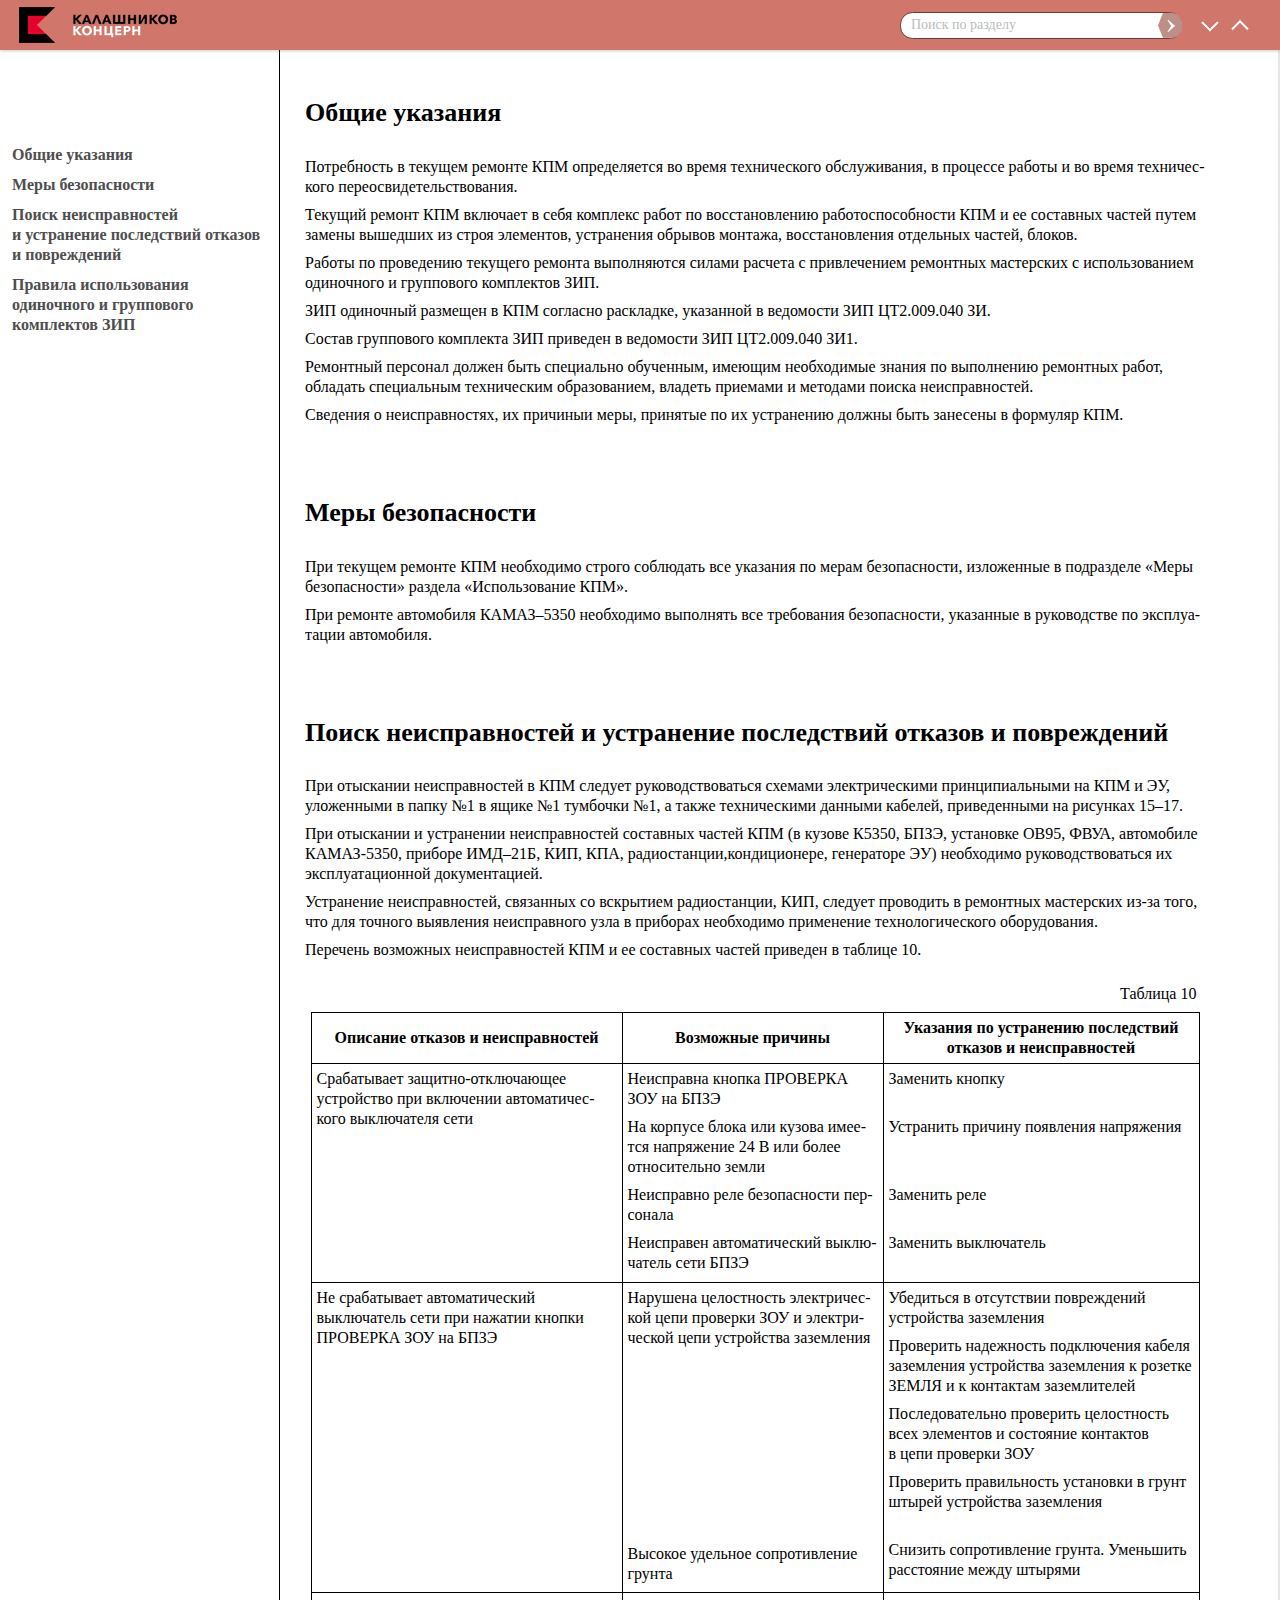
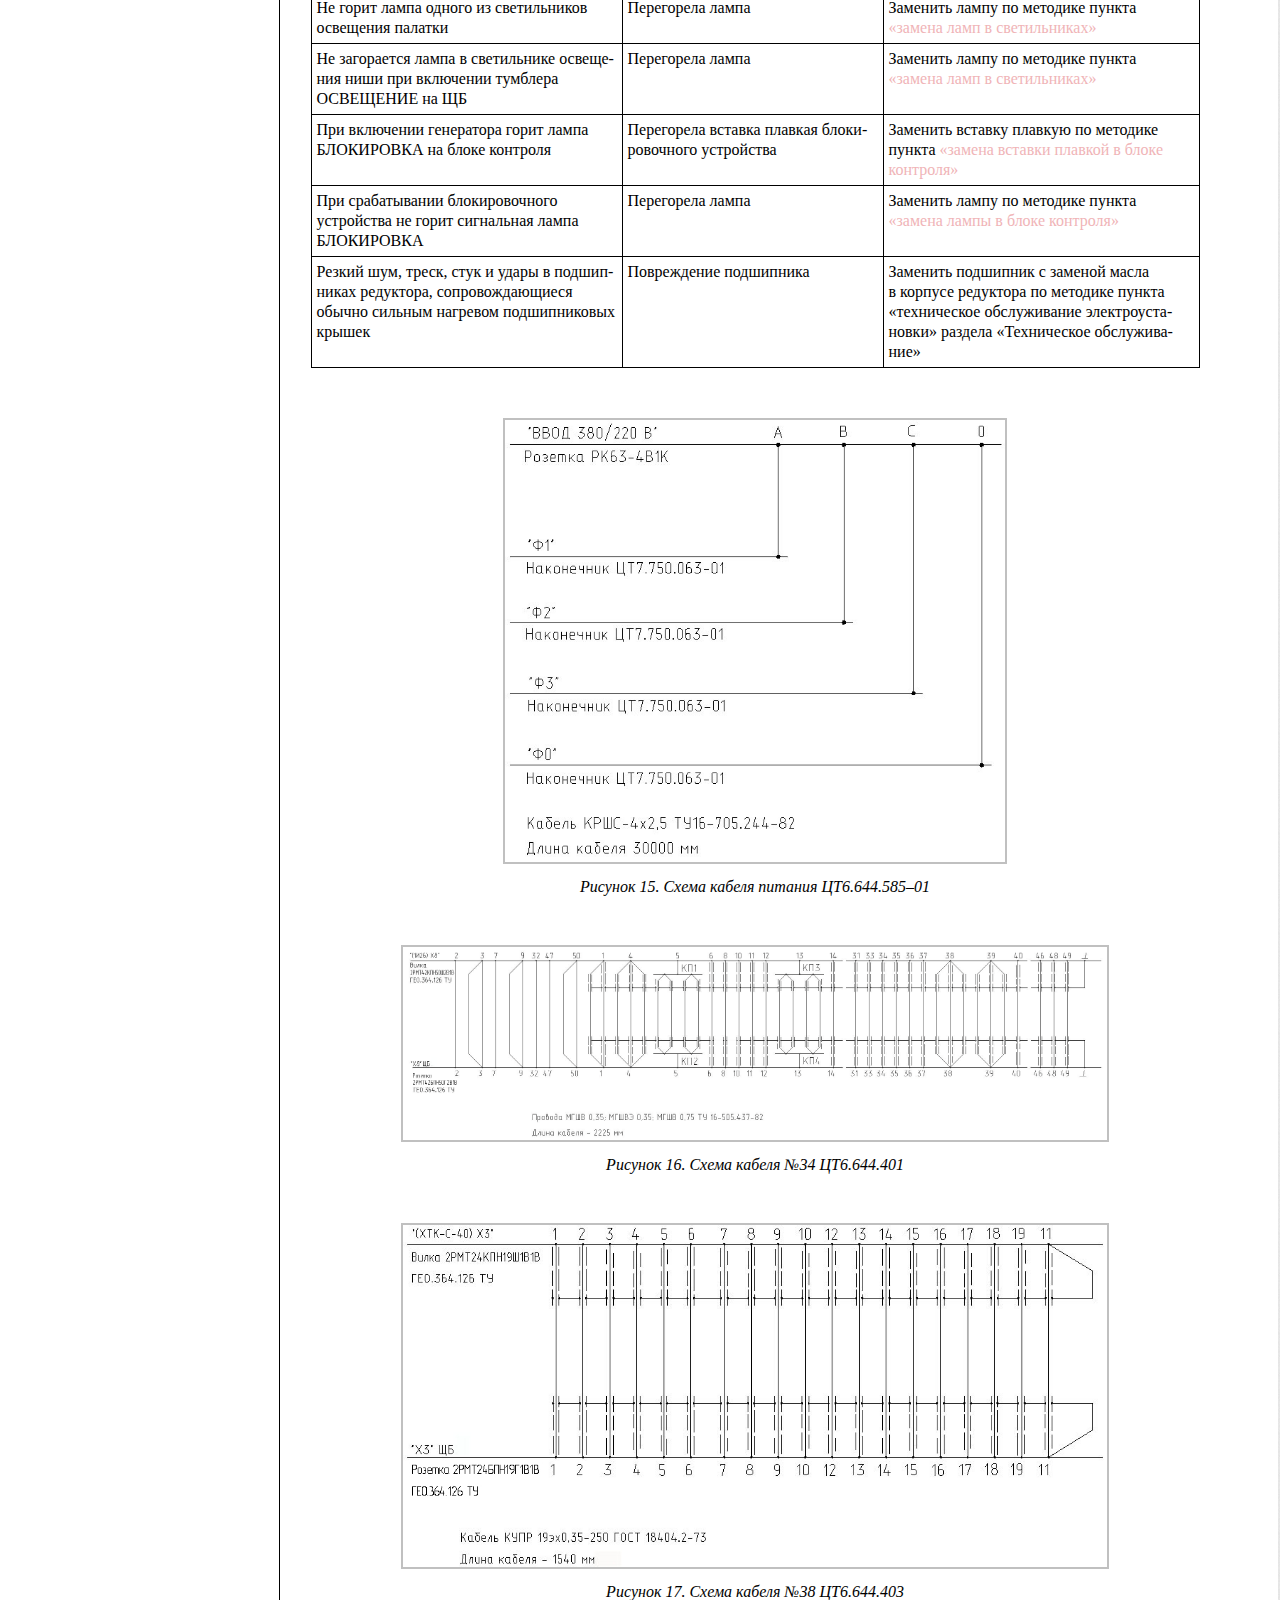
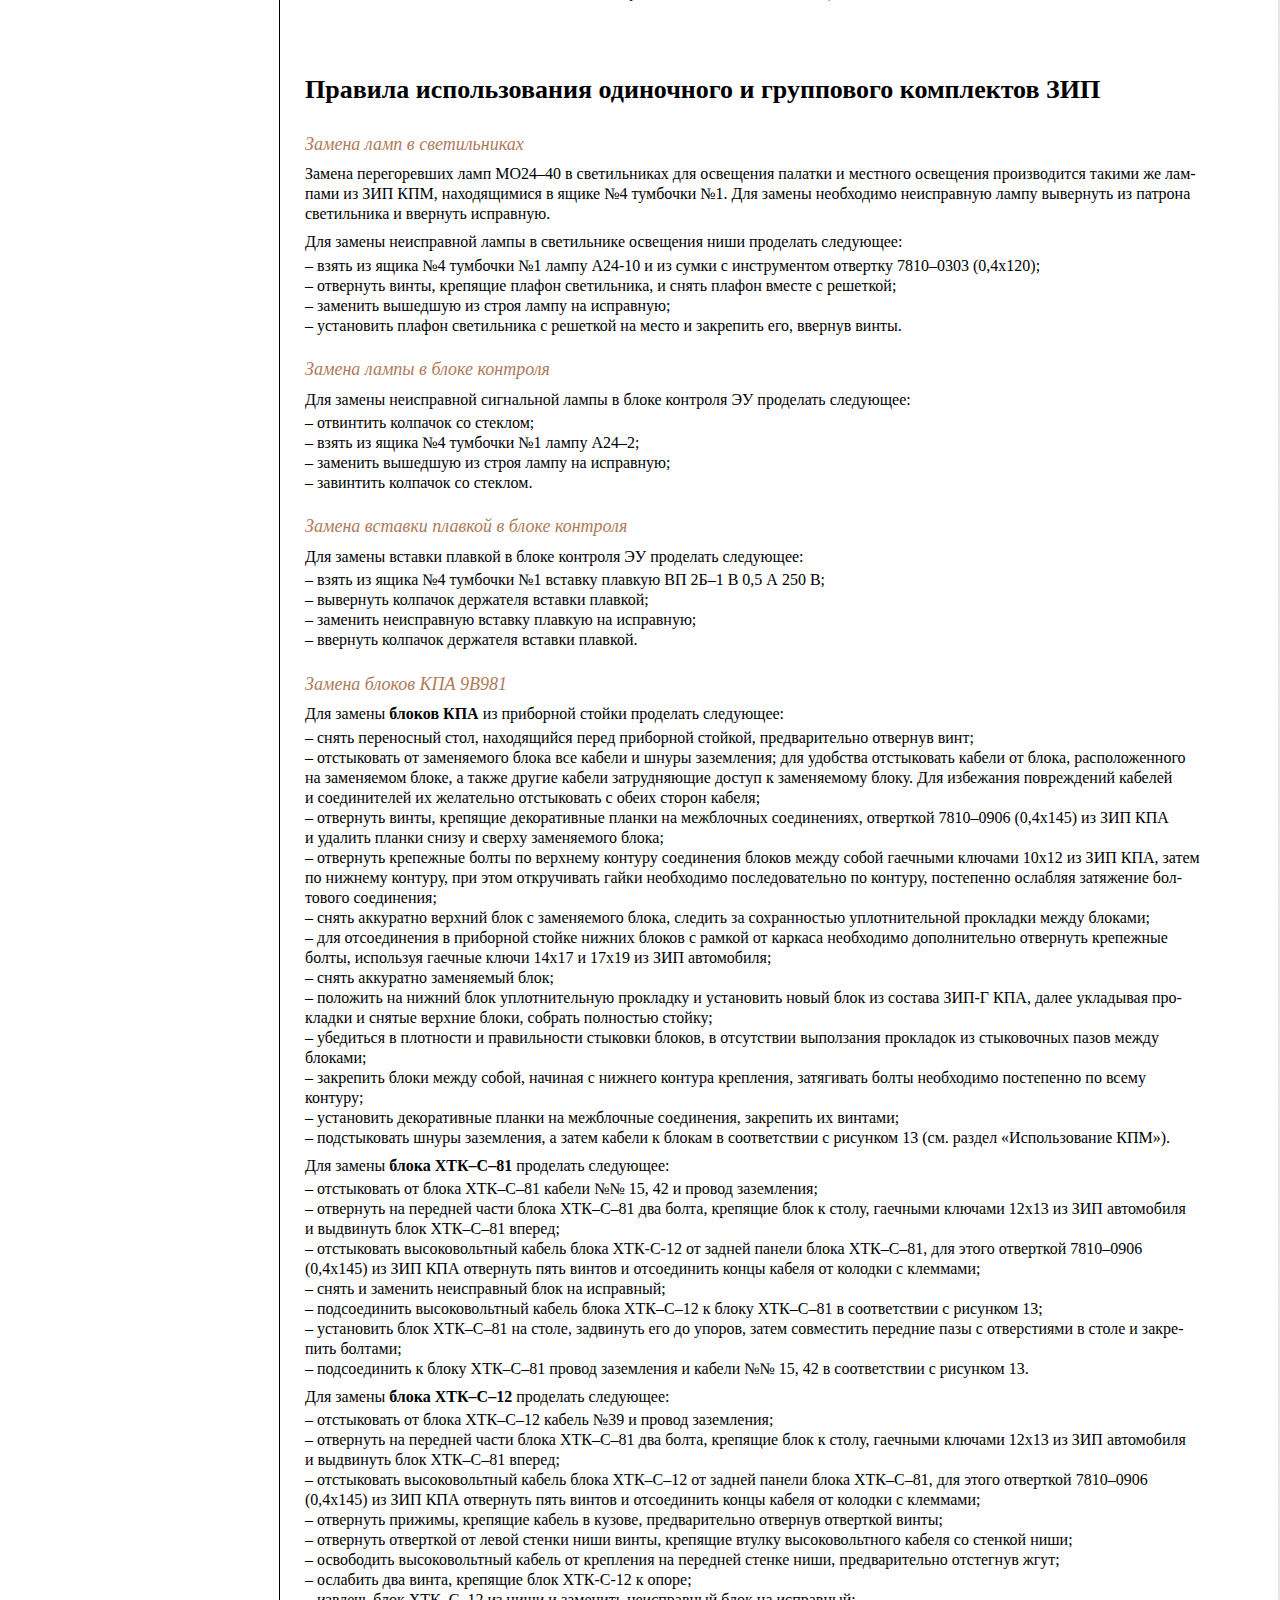
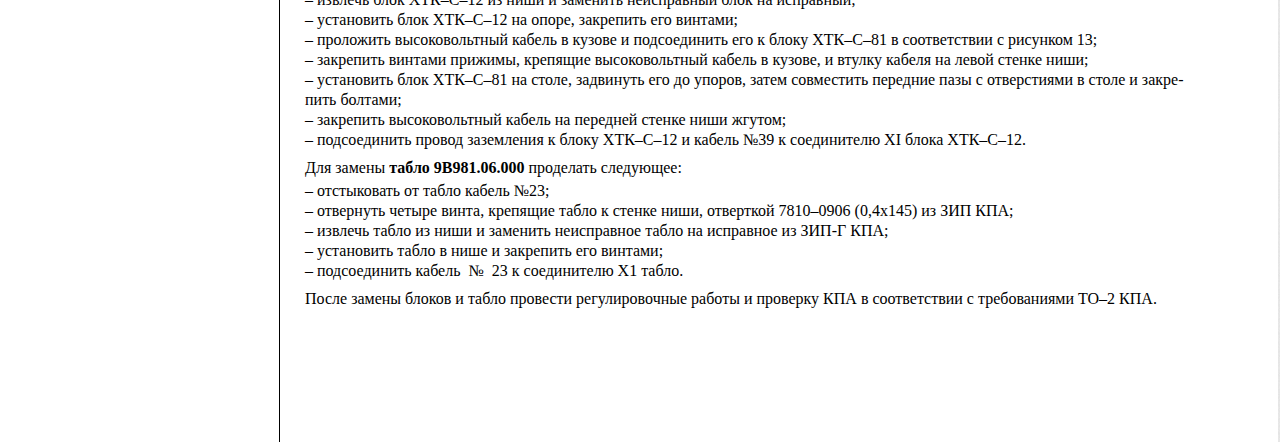
<file: section/tekushchiy-remont-kpm/tekushchiy-remont-kpm.html>
<!DOCTYPE html>
<html>
<head>
  <meta charset="utf-8">
  <title>Текущий ремонт КПМ</title>
  <link rel="stylesheet" type="text/css" href="../../style/styles.css">
  <link rel="stylesheet" type="text/css" href="../../style/style_tekushchiy-remont-kpm.css">

  <!-- Скрипт для увеличения картинки при нажатии; увеличение поверх страницы -->
  <script type="text/javascript" src="highslide/highslide.js"></script>
  <link rel="stylesheet" type="text/css" href="highslide/highslide.css">
  <!-- Конец скрипта -->

  <script src="../../js/jquery.js"></script>
  <script src="../../js/jqueryscrollto.js"></script>
  <script src="../../js/script.js"></script>
  <script src="jsScript.js"></script>
</head>
<body id = 'top'>
  <div class="mainBlock">
    <div class="header">
    <a id ="logo" href="../../Index.html"></a>
      <div id="search">
        <div id='secondSearch'>
          <div id="searchButton"></div>
            <input id="searchText" type="text" name="search" value="Поиск по разделу" onblur="if (this.value=='') this.value='Поиск по разделу';" onfocus="if (this.value=='Поиск по разделу') this.value='';"/>
            <div id="prev_search"></div>
            <div id="next_search"></div>
            <div id="countFound"></div>
            <p id="back-top">
              <a href="#top"><span></span>Вверх</a>
            </p>
          </div>
      </div>
    </div>

    <div class="inlandSideBarCurrentRepair">      
      <ul>
        <li>
          <div id="inlandMenu">
            <b><a href="#generalInstr">Общие указания</a></b>
          </div>
        </li>
        <li>
          <div id="inlandMenu">
            <b><a href="#securityMeasures">Меры безопасности</a></b>
          </div>
        </li>
        <li>
          <div id="inlandMenu">
            <b><a href="#searchDamage">Поиск неисправностей <br>и устранение последствий отказов <br>и повреждений</a></b>
          </div>      
        </li>
        <li>
          <div id="inlandMenu">
            <b><a href="#termsUse">Правила использования одиночного и группового комплектов ЗИП</a></b>
          </div>
          <ul>
            <li><a href="#replacementLamp">Замена ламп в светильниках</a></li>
            <li><a href="#replacementContr">Замена лампы в блоке контроля</a></li>
            <li><a href="#replacementFuse">Замена вставки плавкой в блоке контроля</a></li>
            <li><a href="#replacementKPA">Замена блоков КПА 9В981</a></li>
          </ul>
        </li>
      </ul>
    </div>

    <div class="sidebar">
      <div class="menu">
        <ul>
        <li>
          <div class="Menu">
            <a href='section/opisanie-i-rabota/opisanie-i-rabota.html'>
              <i style="background-position: -13px 0"></i>Описание и работа КПМ
            </a>
          </div>
        </li>
        <li>
          <div class="Menu">
            <a href='section/ispolzovanie-kpm/ispolzovanie-kpm.html'>
              <i style="background-position: -26px 0"></i>Использование КПМ</a>
          </div>
        </li>
        <li>
          <div class="Menu">
            <a href='section/tekhnicheskoe-obsluzhivanie/tekhnicheskoe-obsluzhivanie.html'>
              <i style="background-position: -39px 0"></i>Техническое обслуживание</a>
          </div>
        </li>
        <li>
          <div class="Menu">
            <a href='section/tekushchiy-remont-kpm/tekushchiy-remont-kpm.html'>
              <i style="background-position: -52px 0"></i>Текущий ремонт КПМ</a>
          </div>
        </li>
        <li>
          <div class="Menu">
            <a href='section/khranenie-kpm/khranenie-kpm.html'>
              <i style="background-position: -65px 0"></i>Хранение КПМ</a>
          </div>
        </li>
        <li>
          <div class="Menu">
            <a href='section/transportirovanie-kpm/transportirovanie-kpm.html'>
              <i style="background-position: -78px 0"></i>Транспортирование КПМ</a>
          </div>
        </li>
        <li>
          <div class="Menu">
            <a href='section/utilizatsiya-kpm/utilizatsiya-kpm.html'>
              <i style="background-position: -91px 0"></i>Утилизация КПМ</a>
          </div>
        </li>
        <li>
          <div id="perSokr">
            <i style="background-position: -104px 0"></i>Перечень сокращений
          </div>
        </li>
      </ul>
      </div>
    </div>

<div class="content">
<div id="alltext">

<p id="generalInstr" class='titles'><b>Общие указания</b></p>

<p>Потребность в текущем ремонте КПМ определяется во время технического обслуживания, в процессе работы и во время техни­чес­кого переосвидетельствования.</p>

<p>Текущий ремонт КПМ включает в себя комплекс работ по восстановлению работоспособности КПМ и ее составных частей
путем замены вышедших из строя элементов, устранения обрывов монтажа, восстановления отдельных частей, блоков.</p>

<p>Работы по проведению текущего ремонта выполняются силами расчета с привлечением ремонтных мастерских с использованием
одиночного и группового комплектов ЗИП.</p>

<p>ЗИП одиночный размещен в КПМ согласно раскладке, указанной в ведомости ЗИП ЦТ2.009.040 ЗИ.</p>

<p>Состав группового комплекта ЗИП приведен в ведомости ЗИП ЦТ2.009.040 ЗИ1.</p>

<p>Ремонтный персонал должен быть специально обученным, имеющим необходимые знания по выполнению ремонтных работ,
обладать специальным техническим образованием, владеть приемами и методами поиска неисправностей.</p>

<p>Сведения о неисправностях, их причиныи меры, принятые по их устранению должны быть занесены в формуляр КПМ.</p>

<p id="securityMeasures" class='titles'><b>Меры безопасности</b></p>

<p>При текущем ремонте КПМ необходимо строго соблюдать все указания по мерам безопасности, изложенные в подразделе «Меры безопасности» раздела «Использование КПМ».</p>

<p>При ремонте автомобиля КАМАЗ–5350 необходимо выполнять все требования безопасности, указанные в руководстве по
эксплу­а­тации автомобиля.</p>

<p id="searchDamage" class='titles'><b>Поиск неисправностей и устранение последствий отказов и повреждений</b></p>

<p>При отыскании неисправностей в КПМ следует руководствоваться схемами электрическими принципиальными на КПМ и ЭУ, уложенными в папку №1 в ящике №1 тумбочки №1, а также техническими данными кабелей, приведенными на рисунках 15–17.</p>

<p>При отыскании и устранении неисправностей составных частей КПМ (в кузове К5350, БПЗЭ, установке ОВ95, ФВУА, автомобиле КАМАЗ-5350, приборе ИМД–21Б, КИП, КПА, радиостанции,кондиционере, генераторе ЭУ) необходимо руководствоваться их эксплуатационной документацией.</p>

<p>Устранение неисправностей, связанных со вскрытием радиостанции, КИП, следует проводить в ремонтных мастерских из-за
того, что для точного выявления неисправного узла в приборах необходимо применение технологического оборудования.</p>

<p>Перечень возможных неисправностей КПМ и ее составных частей приведен в таблице 10.</p>


<p class="table85">Таблица 10</p>
<table>
<tbody>
  <tr>
    <th id="oneColoumn">Описание отказов и неисправностей</th>
    <th id="twoColoumn">Возможные причины</th>
    <th id="threeColoumn">Указания по устранению последствий отказов и неисправностей</th>
  </tr>
  <tr>
    <td id="oneColoumnTable11" valign="top">Срабатывает защитно-отключающее устройство при включении автома­ти­чес­кого выключателя сети</td>
    <td id="twoColoumnTable11" valign="top">Неисправна кнопка ПРОВЕРКА ЗОУ на БПЗЭ<p class='dline'>На корпусе блока или кузова име­е­тся напряжение 24 В или более отно­сительно земли</p><p class='dline'>Неисправно реле безопасности пер­сонала</p><p class='dline'>Неисправен автоматический вы­клю­чатель сети БПЗЭ</p></td>
    <td id="threeColoumnTable11" valign="top">Заменить кнопку<br><br><p class='dline'>Устранить причину появления напряжения<br><br><br></p><p class='dline'>Заменить реле<br><br></p><p class='dline'>Заменить выключатель</p></td>
  </tr>
  <tr>
    <td id="oneColoumnTable11" valign="top">Не срабатывает автоматический выключатель сети при нажатии кнопки ПРОВЕРКА ЗОУ на БПЗЭ</td>
    <td id="twoColoumnTable11" valign="top">Нарушена целостность электри­чес­кой цепи проверки ЗОУ и электри­чес­кой цепи устройства заземления<p class='dline'><br><br><br><br><br><br><br><br><br><p class='dline'>Высокое удельное сопротивление грунта</p></td>
    <td id="threeColoumnTable11" valign="top">Убедиться в отсутствии повреждений устройства заземления<p class='dline'>Проверить надежность подключения кабеля заземления устройства заземления к розетке ЗЕМЛЯ и к контактам заземлителей</p><p class='dline'>Последовательно проверить целостность всех элементов и состояние контактов в цепи проверки ЗОУ</p><p class='dline'>Проверить правильность установки в грунт штырей устройства заземления<br><br></p><p class='dline'>Снизить сопротивление грунта. Уменьшить расстояние между штырями</p></td>
  </tr>
  <tr>
    <td id="oneColoumnTable11" valign="top">Не горит лампа одного из светильников освещения палатки</td>
    <td id="twoColoumnTable11" valign="top">Перегорела лампа</td>
    <td id="threeColoumnTable11" valign="top">Заменить лампу по методике пункта <a href="#replacementLamp">«замена ламп в светильниках»</a></td>
  </tr>
  <tr>
    <td id="oneColoumnTable11" valign="top">Не загорается лампа в светильнике осве­ще­ния ниши при включении тумблера ОСВЕЩЕНИЕ на ЩБ</td>
    <td id="twoColoumnTable11" valign="top">Перегорела лампа</td>
    <td id="threeColoumnTable11" valign="top">Заменить лампу по методике пункта <a href="#replacementLamp">«замена ламп в светильниках»</a></td>
  </tr>
  <tr>
    <td id="oneColoumnTable11" valign="top">При включении генератора горит лампа БЛОКИРОВКА на блоке контроля</td>
    <td id="twoColoumnTable11" valign="top">Перегорела вставка плавкая бло­ки­ро­во­чного устройства</td>
    <td id="threeColoumnTable11" valign="top">Заменить вставку плавкую по методике пункта <a href="#replacementFuse">«замена вставки плавкой в блоке контроля»</a></td>
  </tr>
  <tr>
    <td id="oneColoumnTable11" valign="top">При срабатывании блокировочного устройства не горит сигнальная лампа БЛОКИРОВКА</td>
    <td id="twoColoumnTable11" valign="top">Перегорела лампа</td>
    <td id="threeColoumnTable11" valign="top">Заменить лампу по методике пункта <a href="#replacementContr">«замена лампы в блоке контроля»</a></td>
  </tr>
  <tr>
    <td id="oneColoumnTable11" valign="top">Резкий шум, треск, стук и удары в под­шип­никах редуктора, сопровождающиеся обыч­но сильным нагревом подшипниковых крышек</td>
    <td id="twoColoumnTable11" valign="top">Повреждение подшипника</td>
    <td id="threeColoumnTable11" valign="top">Заменить подшипник с заменой масла в корпусе редуктора по методике пункта «техническое обслуживание эле­ктро­у­ста­новки» раздела «Техническое об­слу­жи­ва­ние»</td>
  </tr>
</tbody>
</table>







<br>
<div align="center">
  <a href="images/pic15.png" class="highslide" onclick="return hs.expand(this)">
  <img src="images/pic15.png" alt="Схема кабеля питания ЦТ6.644.585–01" width="500" height="442">
  </a>
  <div class="highslide-caption">
    Схема кабеля питания ЦТ6.644.585–01
  </div>
</div>
<i><p align="center">Рисунок 15. Схема кабеля питания ЦТ6.644.585–01</p></i>

<br>
<br>
<div align="center">
  <a href="images/pic16.png" class="highslide" onclick="return hs.expand(this)">
  <img src="images/pic16.png" alt="Схема кабеля №34 ЦТ6.644.401" width="704" height="193">
  </a>
  <div class="highslide-caption">
    Схема кабеля №34 ЦТ6.644.401
  </div>
</div>
<i><p align="center">Рисунок 16. Схема кабеля №34 ЦТ6.644.401</p></i>

<br>
<br>
<div align="center">
  <a href="images/pic17.png" class="highslide" onclick="return hs.expand(this)">
  <img src="images/pic17.png" alt="Схема кабеля №38 ЦТ6.644.403" width="704" height="342">
  </a>
  <div class="highslide-caption">
    Схема кабеля №38 ЦТ6.644.403
  </div>
</div>
<i><p align="center">Рисунок 17. Схема кабеля №38 ЦТ6.644.403</p></i>

<p id="termsUse" class='titles'><b>Правила использования одиночного и группового комплектов ЗИП</b></p>

<p id="replacementLamp" class='firstsubtitles'>Замена ламп в светильниках</p>

<p>Замена перегоревших ламп МО24–40 в светильниках для освещения палатки и местного освещения производится такими же
лам­пами из ЗИП КПМ, находящимися в ящике №4 тумбочки №1. Для замены необходимо неисправную лампу вывернуть из па­тро­на светильника и ввернуть исправную.</p>

<p class="dline">Для замены неисправной лампы в светильнике освещения ниши проделать следующее:</p>

&ndash; взять из ящика №4 тумбочки №1 лампу А24-10 и из сумки с инструментом отвертку 7810–0303 (0,4х120);<br>&ndash; отвернуть винты, крепящие плафон светильника, и снять плафон вместе с решеткой;<br>&ndash; заменить вышедшую из строя лампу на исправную;<br>&ndash; установить плафон светильника с решеткой на место и закрепить его, ввернув винты.</p>

<p id="replacementContr" class='subtitles'>Замена лампы в блоке контроля</p>

<p class="dline">Для замены неисправной сигнальной лампы в блоке контроля ЭУ проделать следующее:</p>

&ndash; отвинтить колпачок со стеклом;<br>&ndash; взять из ящика №4 тумбочки №1 лампу А24–2;<br>&ndash; заменить вышедшую из строя лампу на исправную;<br>&ndash; завинтить колпачок со стеклом.

<p id="replacementFuse" class='subtitles'>Замена вставки плавкой в блоке контроля</p>

<p class="dline">Для замены вставки плавкой в блоке контроля ЭУ проделать следующее:</p>

&ndash; взять из ящика №4 тумбочки №1 вставку плавкую ВП 2Б–1 В 0,5 А 250 В;<br>&ndash; вывернуть колпачок держателя вставки плавкой;<br>&ndash; заменить неисправную вставку плавкую на исправную;<br>&ndash; ввернуть колпачок держателя вставки плавкой.

<p id="replacementKPA" class='subtitles'>Замена блоков КПА 9В981</p>

<p class="dline">Для замены <b>блоков КПА</b> из приборной стойки проделать следующее:</p>

&ndash; снять переносный стол, находящийся перед приборной стойкой, предварительно отвернув винт;<br>&ndash; отстыковать от заменяемого блока все кабели и шнуры заземления; для удобства отстыковать кабели от блока, расположенного на заменяемом блоке, а также другие кабели затрудняющие доступ к заменяемому блоку. Для избежания повреждений кабелей и соединителей их желательно отстыковать с обеих сторон кабеля;<br>&ndash; отвернуть винты, крепящие декоративные планки на межблочных соединениях, отверткой 7810–0906 (0,4х145) из ЗИП КПА и уда­лить планки снизу и сверху заменяемого блока;<br>&ndash; отвернуть крепежные болты по верхнему контуру соединения блоков между собой гаечными ключами 10х12 из ЗИП КПА, затем по нижнему контуру, при этом откручивать гайки необходимо последовательно по контуру, постепенно ослабляя затяжение бол­тового соединения;<br>&ndash; снять аккуратно верхний блок с заменяемого блока, следить за сохранностью уплотнительной прокладки между блоками;<br>&ndash; для отсоединения в приборной стойке нижних блоков с рамкой от каркаса необходимо дополнительно отвернуть крепежные болты, используя гаечные ключи 14х17 и 17х19 из ЗИП автомобиля;<br>&ndash; снять аккуратно заменяемый блок;<br>&ndash; положить на нижний блок уплотнительную прокладку и установить новый блок из состава ЗИП-Г КПА, далее укладывая про­клад­ки и снятые верхние блоки, собрать полностью стойку;<br>&ndash; убедиться в плотности и правильности стыковки блоков, в отсутствии выползания прокладок из стыковочных пазов между блоками;<br>&ndash; закрепить блоки между собой, начиная с нижнего контура крепления, затягивать болты необходимо постепенно по всему контуру;<br>&ndash; установить декоративные планки на межблочные соединения, закрепить их винтами;<br>&ndash; подстыковать шнуры заземления, а затем кабели к блокам в соответствии с рисунком 13 (см. раздел «Использование КПМ»).

<p class="dline">Для замены <b>блока ХТК–С–81</b> проделать следующее:</p>

&ndash; отстыковать от блока ХТК–С–81 кабели №№ 15, 42 и провод заземления;<br>&ndash; отвернуть на передней части блока ХТК–С–81 два болта, крепящие блок к столу, гаечными ключами 12х13 из ЗИП автомобиля и выдвинуть блок ХТК–С–81 вперед;<br>&ndash; отстыковать высоковольтный кабель блока ХТК-С-12 от задней панели блока ХТК–С–81, для этого отверткой 7810–0906 (0,4х145) из ЗИП КПА отвернуть пять винтов и отсоединить концы кабеля от колодки с клеммами;<br>&ndash; снять и заменить неисправный блок на исправный;<br>&ndash; подсоединить высоковольтный кабель блока ХТК–С–12 к блоку ХТК–С–81 в соответствии с рисунком 13;<br>&ndash; установить блок ХТК–С–81 на столе, задвинуть его до упоров, затем совместить передние пазы с отверстиями в столе и за­кре­пить болтами;<br>&ndash; подсоединить к блоку ХТК–С–81 провод заземления и кабели №№ 15, 42 в соответствии с рисунком 13.

<p class="dline">Для замены <b>блока ХТК–С–12</b> проделать следующее:</p>

&ndash; отстыковать от блока ХТК–С–12 кабель №39 и провод заземления;<br>&ndash; отвернуть на передней части блока ХТК–С–81 два болта, крепящие блок к столу, гаечными ключами 12х13 из ЗИП автомобиля и выдвинуть блок ХТК–С–81 вперед;<br>&ndash; отстыковать высоковольтный кабель блока ХТК–С–12 от задней панели блока ХТК–С–81, для этого отверткой 7810–0906 (0,4х145) из ЗИП КПА отвернуть пять винтов и отсоединить концы кабеля от колодки с клеммами;<br>&ndash; отвернуть прижимы, крепящие кабель в кузове, предварительно отвернув отверткой винты;<br>&ndash; отвернуть отверткой от левой стенки ниши винты, крепящие втулку высоковольтного кабеля со стенкой ниши;<br>&ndash; освободить высоковольтный кабель от крепления на передней стенке ниши, предварительно отстегнув жгут;<br>&ndash; ослабить два винта, крепящие блок ХТК-С-12 к опоре;<br>&ndash; извлечь блок ХТК–С–12 из ниши и заменить неисправный блок на исправный;<br>&ndash; установить блок ХТК–С–12 на опоре, закрепить его винтами;<br>&ndash; проложить высоковольтный кабель в кузове и подсоединить его к блоку ХТК–С–81 в соответствии с рисунком 13;<br>&ndash; закрепить винтами прижимы, крепящие высоковольтный кабель в кузове, и втулку кабеля на левой стенке ниши;<br>&ndash; установить блок ХТК–С–81 на столе, задвинуть его до упоров, затем совместить передние пазы с отверстиями в столе и за­кре­пить болтами;<br>&ndash; закрепить высоковольтный кабель на передней стенке ниши жгутом;<br>&ndash; подсоединить провод заземления к блоку ХТК–С–12 и кабель №39 к соединителю XI блока ХТК–С–12.

<p class="dline">Для замены <b>табло 9В981.06.000</b> проделать следующее:</p>

&ndash; отстыковать от табло кабель №23;<br>&ndash; отвернуть четыре винта, крепящие
табло к стенке ниши, отверткой 7810–0906 (0,4х145) из ЗИП КПА;<br>&ndash; извлечь табло из ниши и заменить неисправное табло на исправное из ЗИП-Г КПА;<br>&ndash; установить табло в нише и закрепить его винтами;<br>&ndash; подсоединить кабель &nbsp;№ &nbsp;23 к соединителю Х1 табло.</p>

<p>После замены блоков и табло провести регулировочные работы и проверку КПА в соответствии с требованиями ТО–2 КПА.</p>

<br>
<br>
<br>
<br>
<br>
</div>
</div>
</div>
</body>
</html>
</file>
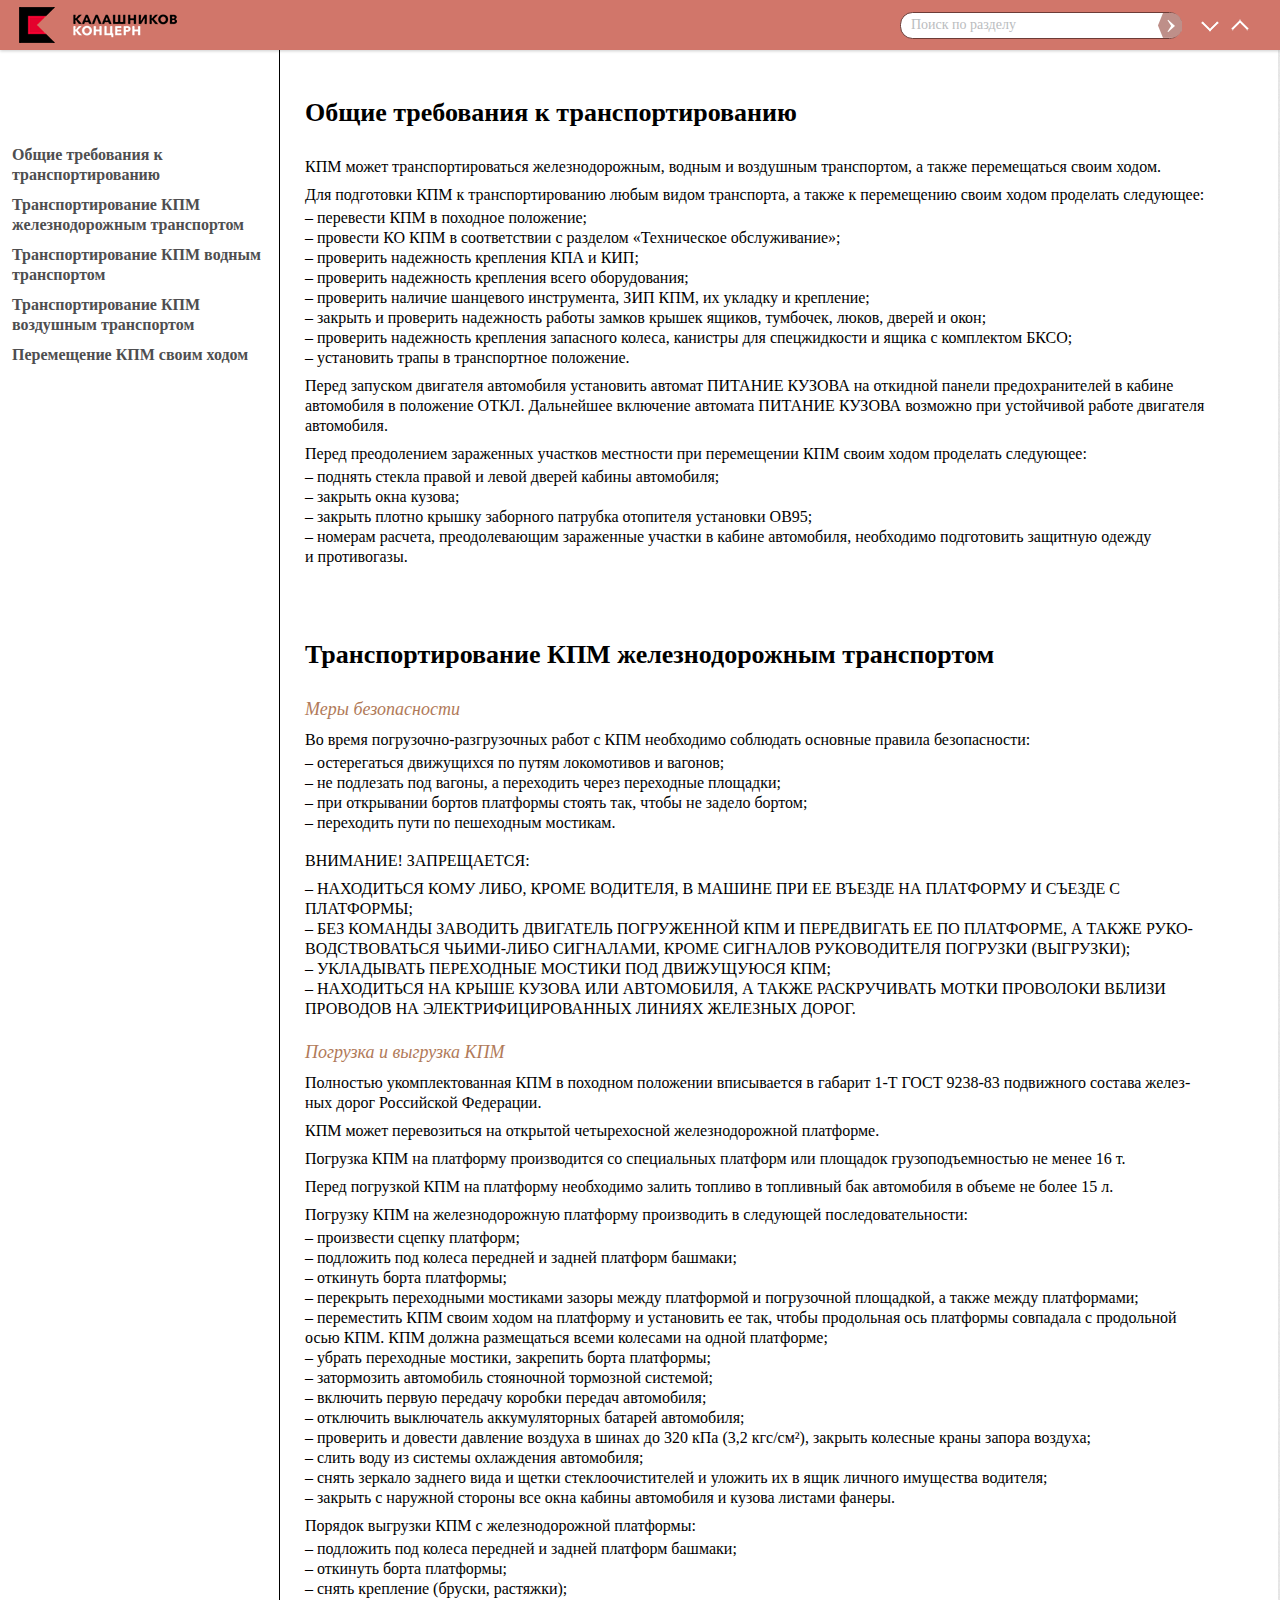
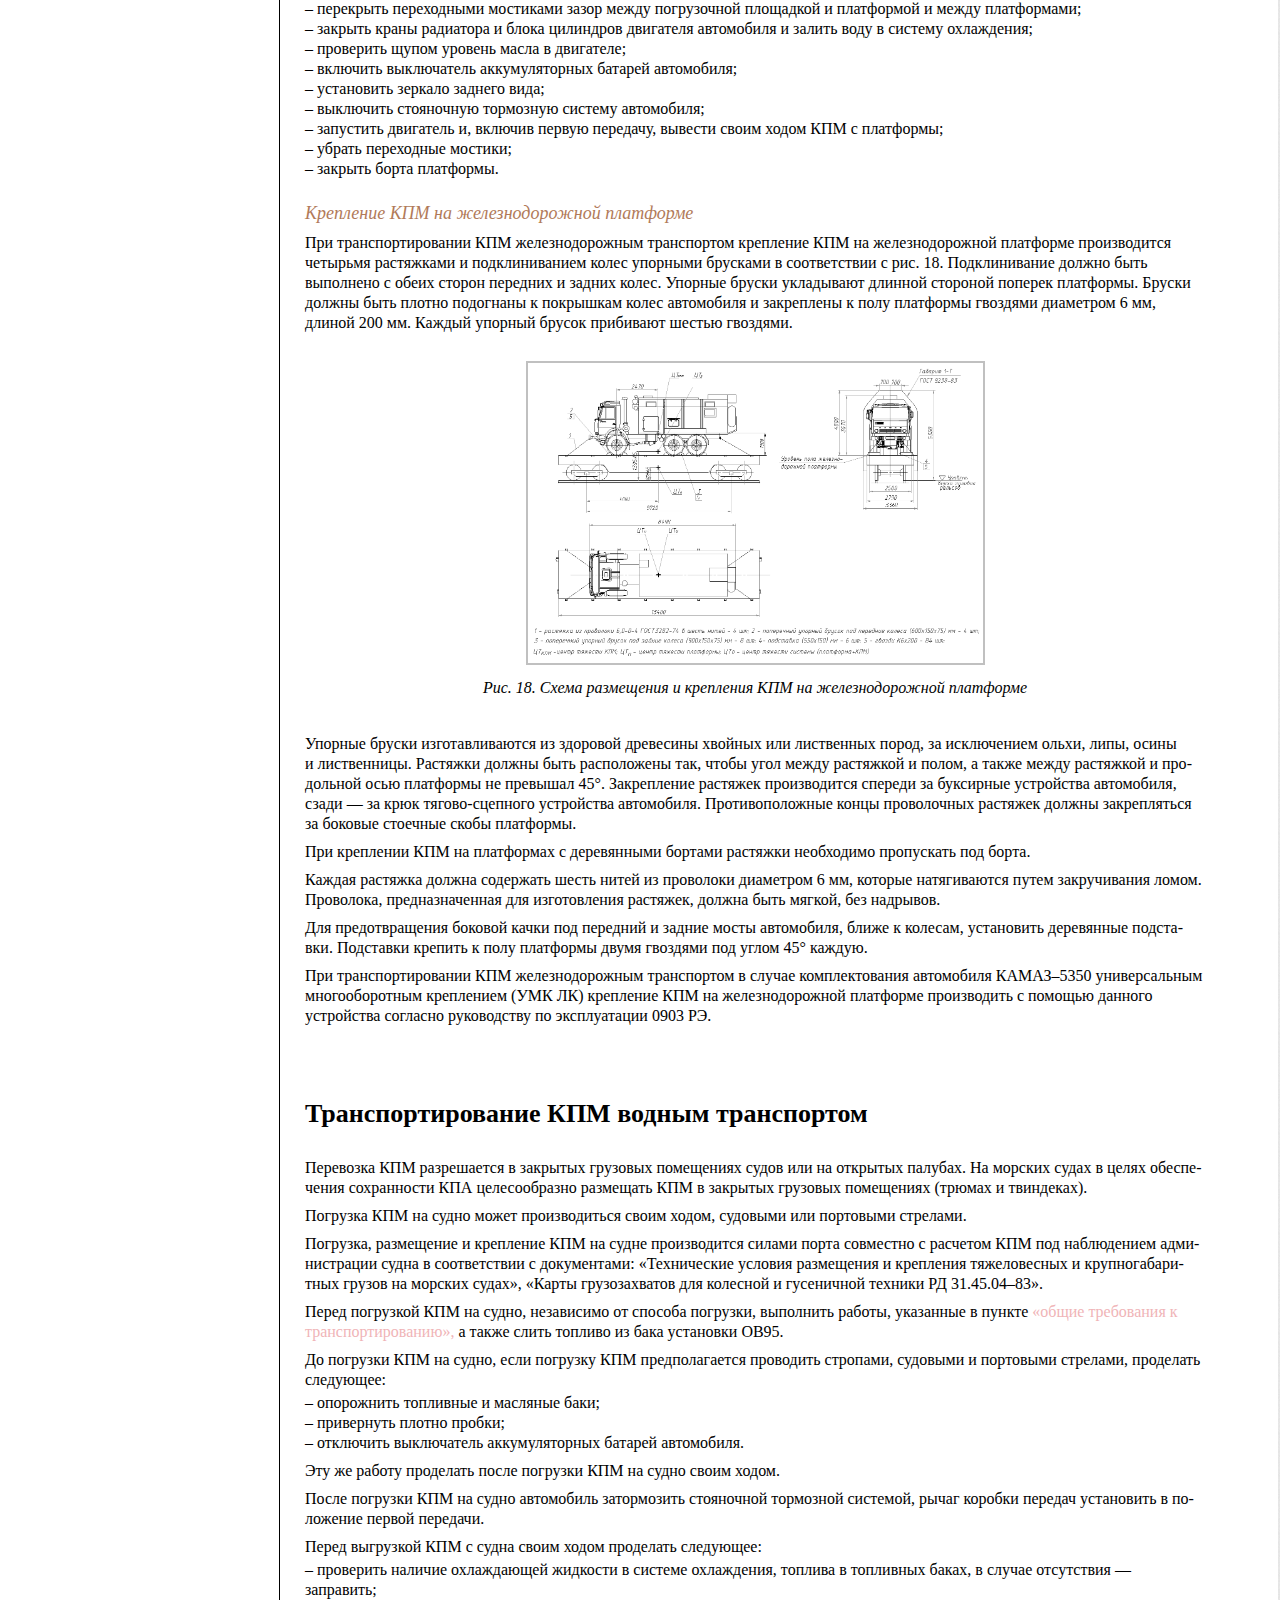
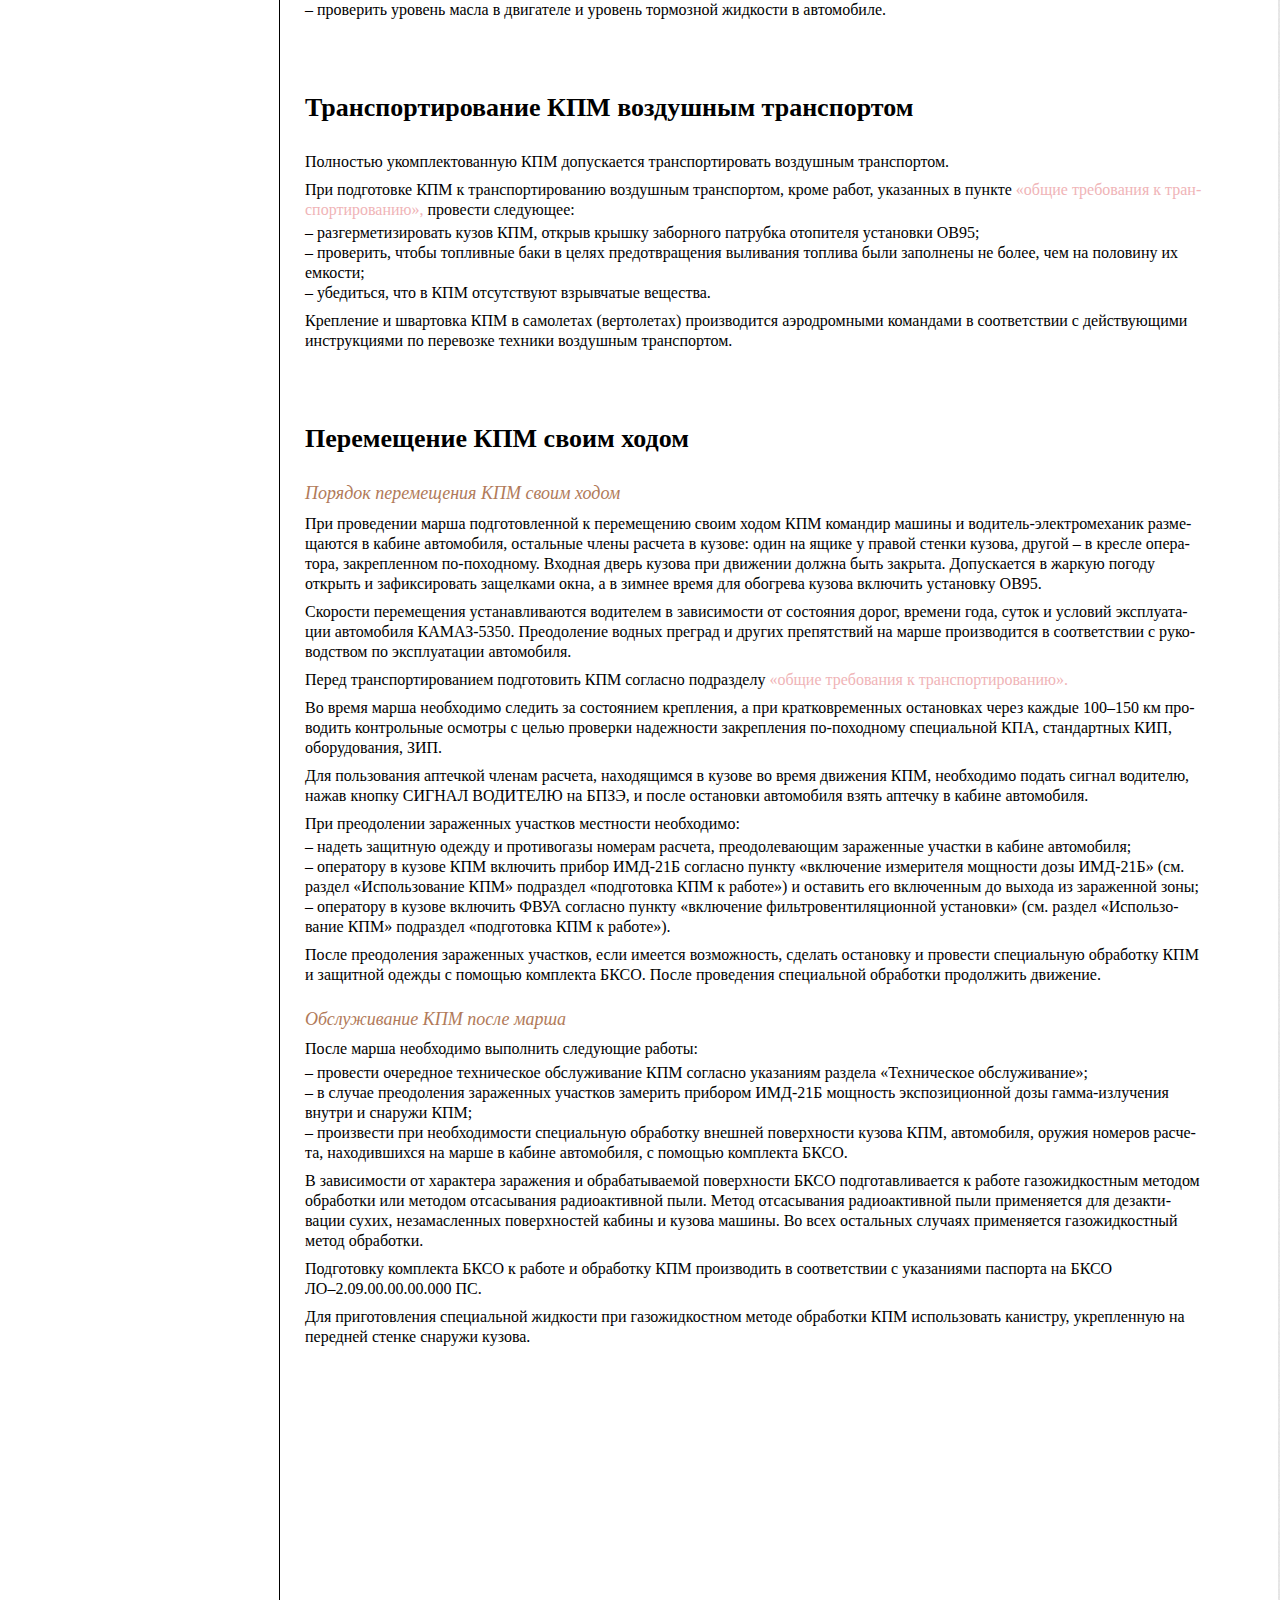
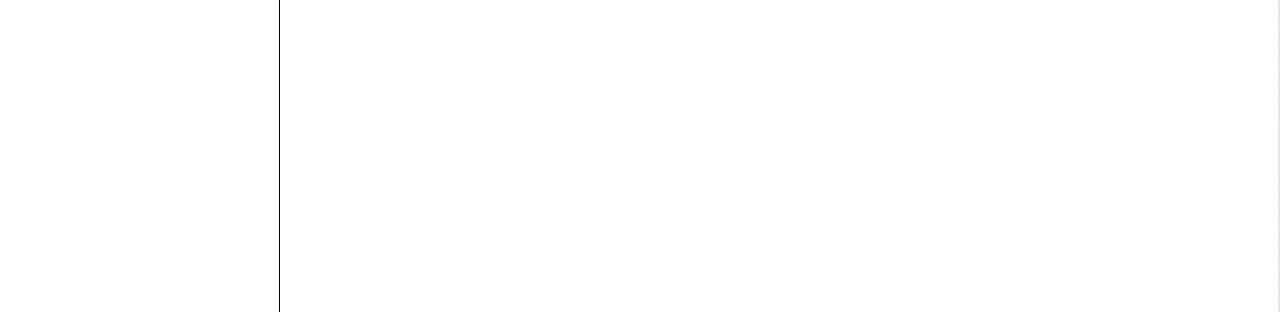
<file: section/transportirovanie-kpm/transportirovanie-kpm.html>
<!DOCTYPE html>
<html>
<head>
  <meta charset="utf-8">
  <title>Транспортирование КПМ</title>
  <link rel="stylesheet" type="text/css" href="../../style/styles.css">
  <link rel="stylesheet" type="text/css" href="../../style/style_transportirovanie-kpm.css">

  <!-- Скрипт для увеличения картинки при нажатии; увеличение поверх страницы -->
  <script type="text/javascript" src="highslide/highslide.js"></script>
  <link rel="stylesheet" type="text/css" href="highslide/highslide.css">
  <!-- Конец скрипта -->

  <script src="../../js/jquery.js"></script>
  <script src="../../js/jqueryscrollto.js"></script>
  <script src="../../js/script.js"></script>
  <script src="jsScript.js"></script>
  <title>Расстояние между строками</title>
  <style>
   h1 {
    margin-bottom: 0px; /* Отрицательный отступ между заголовком и текстом */
   }
  </style>
</head>
<body id = 'top'>
<div id = 'v_nachalo'></div>
<div id='polosa'></div>
  <div class="mainBlock">
    <div class="header">
    <a id ="logo" href="../../Index.html"></a>
      <div id="search">
        <div id='secondSearch'>
          <div id="searchButton"></div>
            <input id="searchText" type="text" name="search" value="Поиск по разделу" onblur="if (this.value=='') this.value='Поиск по разделу';" onfocus="if (this.value=='Поиск по разделу') this.value='';"/>
            <div id="prev_search"></div>
            <div id="next_search"></div>
            <div id="countFound"></div>
            <p id="back-top">
              <a href="#top"><span></span>Вверх</a>
            </p>
          </div>
      </div>
    </div>

    <div class="inlandSideBarTransportation">			
			<ul>
				<li>
					<div id="inlandMenu">
						<b><a href="#commonTrans">Общие требования к транспортированию</a></b>
					</div>
				</li>
				<li>
					<div id="inlandMenu">
						<b><a href="#trainTrans">Транспортирование КПМ железнодорожным транспортом</a></b>
					</div>
					<ul>
						<li><a href="#mSafety">Меры безопасности</a></li>
						<li><a href="#ladingKPM">Погрузка и выгрузка КПМ</a></li>
						<li><a href="#mountKPM">Крепление КПМ на железнодорожной платформе</a></li>
					</ul>
				</li>
				<li>
					<div id="inlandMenu">
						<b><a href="#waterTrans">Транспортирование КПМ водным транспортом</a></b>
					</div>	
				</li>
				<li>
					<div id="inlandMenu">
						<b><a href="#airTrans">Транспортирование КПМ воздушным транспортом</a></b>
					</div>
				</li>
				<li>
					<div id="inlandMenu">
						<b><a href="#ownTrans">Перемещение КПМ своим ходом</a></b>
					</div>
					<ul>
						<li><a href="#methodOwnTrans">Порядок перемещения КПМ своим ходом</a></li>
						<li><a href="#afterMarch">Обслуживание КПМ после марша</a></li>
					</ul>
				</li>
			</ul>
		</div>

    <div class="sidebar">
      <div class="menu">
        <ul>
        <li>
          <div class="Menu">
            <a href='section/opisanie-i-rabota/opisanie-i-rabota.html'>
              <i style="background-position: -13px 0"></i>Описание и работа КПМ
            </a>
          </div>
        </li>
        <li>
          <div class="Menu">
            <a href='section/ispolzovanie-kpm/ispolzovanie-kpm.html'>
              <i style="background-position: -26px 0"></i>Использование КПМ</a>
          </div>
        </li>
        <li>
          <div class="Menu">
            <a href='section/tekhnicheskoe-obsluzhivanie/tekhnicheskoe-obsluzhivanie.html'>
              <i style="background-position: -39px 0"></i>Техническое обслуживание</a>
          </div>
        </li>
        <li>
          <div class="Menu">
            <a href='section/tekushchiy-remont-kpm/tekushchiy-remont-kpm.html'>
              <i style="background-position: -52px 0"></i>Текущий ремонт КПМ</a>
          </div>
        </li>
        <li>
          <div class="Menu">
            <a href='section/khranenie-kpm/khranenie-kpm.html'>
              <i style="background-position: -65px 0"></i>Хранение КПМ</a>
          </div>
        </li>
        <li>
          <div class="Menu">
            <a href='section/transportirovanie-kpm/transportirovanie-kpm.html'>
              <i style="background-position: -78px 0"></i>Транспортирование КПМ</a>
          </div>
        </li>
        <li>
          <div class="Menu">
            <a href='section/utilizatsiya-kpm/utilizatsiya-kpm.html'>
              <i style="background-position: -91px 0"></i>Утилизация КПМ</a>
          </div>
        </li>
        <li>
          <div id="perSokr">
            <i style="background-position: -104px 0"></i>Перечень сокращений
          </div>
        </li>
      </ul>
      </div>
    </div>

<div class="content">
<div id="alltext">   

<p id="commonTrans" class='titles'><b>Общие требования к транспортированию</b>

<p>КПМ может транспортироваться железнодорожным, водным и воздушным транспортом, а также перемещаться своим ходом.</p>

<p class="dline">Для подготовки КПМ к транспортированию любым видом транспорта, а также к перемещению своим ходом проделать следующее:</p>

– перевести КПМ в походное положение;<br>– провести КО КПМ в соответствии с разделом «Техническое обслуживание»;<br>– проверить надежность крепления КПА и КИП;<br>– проверить надежность крепления всего оборудования;<br>– проверить наличие шанцевого
инструмента, ЗИП КПМ, их укладку и крепление;<br>– закрыть и проверить надежность работы замков крышек ящиков, тумбочек, люков, дверей и окон;<br>– проверить надежность крепления запасного колеса, канистры для спецжидкости и ящика с комплектом БКСО;<br>– установить трапы в транспортное положение.</p>

<p>Перед запуском двигателя автомобиля
установить автомат ПИТАНИЕ КУЗОВА на откидной панели предохранителей в кабине
авто­мо­биля в положение ОТКЛ. Дальнейшее включение автомата ПИТАНИЕ КУЗОВА возможно
при устойчивой работе двигателя автомобиля.</p>

<p class="dline">Перед преодолением зараженных участков местности при перемещении КПМ своим ходом проделать следующее:</p>

– поднять стекла правой и левой дверей кабины автомобиля;<br>– закрыть окна кузова;<br>– закрыть плотно крышку заборного
патрубка отопителя установки ОВ95;<br>– номерам расчета, преодолевающим зараженные участки в кабине автомобиля, необходимо подготовить защитную одежду и&nbsp;противогазы.</p>

<p id="trainTrans" class='titles'><b>Транспортирование КПМ железнодорожным транспортом</b></p>

<p id="mSafety" class='firstsubtitles'>Меры безопасности</p>

<p class="dline">Во время погрузочно-разгрузочных работ с КПМ необходимо соблюдать основные правила безопасности:</p>

– остерегаться движущихся по путям локомотивов и вагонов;<br>– не подлезать под вагоны, а переходить через переходные площадки;<br>– при открывании бортов платформы стоять так, чтобы не задело бортом;<br>– переходить пути по пешеходным
мостикам.</p>

<p class="dline" style="margin-top: 1.1em">ВНИМАНИЕ! ЗАПРЕЩАЕТСЯ:</p>

<p style="margin-bottom: 1.1em">– НАХОДИТЬСЯ КОМУ ЛИБО, КРОМЕ ВОДИТЕЛЯ, В МАШИНЕ ПРИ ЕЕ ВЪЕЗДЕ НА ПЛАТФОРМУ И СЪЕЗДЕ С ПЛАТФОРМЫ;<br>– БЕЗ КОМАНДЫ ЗАВОДИТЬ ДВИГАТЕЛЬ ПОГРУЖЕННОЙ КПМ И ПЕРЕДВИГАТЬ ЕЕ ПО ПЛАТФОРМЕ, А ТАКЖЕ РУКО­ВО­ДСТВОВАТЬСЯ ЧЬИМИ-ЛИБО СИГНАЛАМИ, КРОМЕ СИГНАЛОВ РУКОВОДИТЕЛЯ ПОГРУЗКИ (ВЫГРУЗКИ);<br>– УКЛАДЫВАТЬ ПЕРЕХОДНЫЕ МОСТИКИ ПОД ДВИЖУЩУЮСЯ КПМ;<br>– НАХОДИТЬСЯ НА КРЫШЕ КУЗОВА ИЛИ АВТОМОБИЛЯ, А ТАКЖЕ РАСКРУЧИВАТЬ МОТКИ ПРОВОЛОКИ ВБЛИЗИ ПРОВОДОВ НА ЭЛЕКТРИФИЦИРОВАННЫХ ЛИНИЯХ ЖЕЛЕЗНЫХ ДОРОГ.</p>

<p id="ladingKPM" class='subtitles'>Погрузка и выгрузка КПМ</p>

<p>Полностью укомплектованная КПМ в походном положении вписывается в габарит 1-Т ГОСТ 9238-83 подвижного состава желез­ных дорог Российской Федерации.</p>

<p>КПМ может перевозиться на открытой
четырехосной железнодорожной платформе.</p>

<p>Погрузка КПМ на платформу
производится со специальных платформ или площадок грузоподъемностью не менее 16 т.</p>

<p>Перед погрузкой КПМ на платформу
необходимо залить топливо в топливный бак автомобиля в объеме не более 15 л.</p>

<p class="dline">Погрузку КПМ на железнодорожную платформу производить в следующей последовательности:</p>
– произвести сцепку платформ;<br>– подложить под колеса передней и задней платформ башмаки;<br>– откинуть борта платформы;<br>– перекрыть переходными мостиками зазоры между платформой и погрузочной площадкой, а также между платформами;<br>– переместить КПМ своим ходом на платформу и установить ее так, чтобы продольная ось платформы совпадала с продольной осью КПМ. КПМ должна размещаться всеми колесами на одной платформе;<br>– убрать переходные мостики, закрепить борта платформы;<br>– затормозить автомобиль стояночной тормозной системой;<br>– включить первую передачу коробки передач автомобиля;<br>– отключить выключатель аккумуляторных батарей автомобиля;<br>– проверить и довести давление воздуха в шинах до 320 кПа (3,2 кгс/см&sup2;), закрыть колесные краны запора воздуха;<br>– слить воду из системы охлаждения автомобиля;<br>– снять зеркало заднего вида и щетки стеклоочистителей и уложить их в ящик личного имущества водителя;<br>– закрыть с наружной стороны все окна кабины автомобиля и кузова листами фанеры.

<p class="dline">Порядок выгрузки КПМ с железнодорожной платформы:</p>
– подложить под колеса передней и задней платформ башмаки;<br>– откинуть борта платформы;<br>– снять крепление (бруски, растяжки);<br>– перекрыть переходными мостиками зазор между погрузочной площадкой и платформой и между платформами;<br>– закрыть краны радиатора и блока цилиндров двигателя автомобиля и залить воду в систему охлаждения;<br>– проверить щупом уровень масла в двигателе;<br>– включить выключатель аккумуляторных батарей автомобиля;<br>– установить зеркало заднего вида;<br>– выключить стояночную тормозную систему автомобиля;<br>– запустить двигатель и, включив первую передачу, вывести своим ходом КПМ с платформы;<br>– убрать переходные мостики;<br>– закрыть борта платформы.

<p id="mountKPM" class='subtitles'>Крепление КПМ на железнодорожной платформе</p>

<p>При транспортировании КПМ железнодорожным транспортом крепление КПМ на железнодорожной платформе производится четырьмя растяжками и подклиниванием колес упорными брусками в соответствии с рис. 18. Подклинивание должно быть выполнено с обеих сторон передних и задних колес. Упорные бруски укладывают длинной стороной поперек платформы. Бруски должны быть плотно подогнаны к покрышкам колес автомобиля и закреплены к полу платформы гвоздями диаметром 6 мм, длиной 200 мм. Каждый упорный брусок прибивают шестью гвоздями.</p>

<br>
<div align="center">
  <a href="images/pic18.png" class="highslide" onclick="return hs.expand(this)">
  <img src="images/pic18.png" alt="Схема размещения и крепления КПМ на железнодорожной платформе" width="455" height="300">
  </a>
  <div class="highslide-caption">
    Схема размещения и крепления КПМ на железнодорожной платформе
  </div>
</div>

<i><p align="center">Рис. 18. Схема размещения и крепления КПМ на железнодорожной платформе</p></i>
<br>


<p>Упорные бруски изготавливаются из здоровой древесины хвойных или лиственных пород, за исключением ольхи, липы, осины и лиственницы. Растяжки должны быть расположены так, чтобы угол между растяжкой и полом, а также между растяжкой и про­дольной осью платформы не превышал 45°. Закрепление растяжек производится спереди за буксирные устройства автомобиля, сзади — за крюк тягово-сцепного устройства автомобиля. Противоположные концы проволочных растяжек должны закрепляться за боковые стоечные скобы платформы.</p>

<p>При креплении КПМ на платформах с деревянными бортами растяжки необходимо пропускать под борта.</p>

<p>Каждая растяжка должна содержать шесть нитей из проволоки диаметром 6 мм, которые натягиваются путем закручивания ломом. Проволока, предназначенная для изготовления растяжек, должна быть мягкой, без надрывов.</p>

<p>Для предотвращения боковой качки под передний и задние мосты автомобиля, ближе к колесам, установить деревянные по­дста­вки. Подставки крепить к полу платформы двумя гвоздями под углом 45° каждую.</p>

<p>При транспортировании КПМ железнодорожным транспортом в случае комплектования автомобиля КАМАЗ–5350 универсальным многооборотным креплением (УМК ЛК) крепление КПМ на железнодорожной платформе производить с помощью данного устрой­ства согласно руководству по эксплуатации 0903 РЭ.</p>

<p id="waterTrans" class='titles'><b>Транспортирование КПМ водным транспортом</b></p>

<p>Перевозка КПМ разрешается в закрытых грузовых помещениях судов или на открытых палубах. На морских судах в целях обе­спе­чения сохранности КПА целесообразно размещать КПМ в закрытых грузовых помещениях (трюмах и твиндеках).</p>

<p>Погрузка КПМ на судно может производиться своим ходом, судовыми или портовыми стрелами.</p>

<p>Погрузка, размещение и крепление КПМ на судне производится силами порта совместно с расчетом КПМ под наблюдением
адми­нистрации судна в соответствии с документами: «Технические условия размещения и крепления тяжеловесных и крупногаба­ри­тных грузов на морских судах», «Карты грузозахватов для колесной и гусеничной техники РД 31.45.04–83».</p>

<p>Перед погрузкой КПМ на судно, независимо от способа погрузки, выполнить работы, указанные в пункте <a href="#commonTrans">«общие требования к тран­спор­ти­рованию»,</a> а также слить топли­во из бака установки ОВ95.</p>

<p class="dline">До погрузки КПМ на судно, если погрузку КПМ предполагается проводить стропами, судовыми и портовыми стрелами, проделать следующее:</p>

– опорожнить топливные и масляные баки;<br>– привернуть плотно пробки;<br>– отключить выключатель аккумуляторных батарей автомобиля.</p>

<p>Эту же работу проделать после погрузки КПМ на судно своим ходом.</p>

<p>После погрузки КПМ на судно автомобиль затормозить стояночной тормозной системой, рычаг коробки передач установить в
по­ло­жение первой передачи.</p>

<p class="dline">Перед выгрузкой КПМ с судна своим ходом проделать следующее:</p>

– проверить наличие охлаждающей жидкости в системе охлаждения, топлива в топливных баках, в случае отсутствия —
заправить;<br>– проверить уровень масла в двигателе и уровень тормозной жидкости в автомобиле.</p>

<p id="airTrans" class='titles'><b>Транспортирование КПМ воздушным транспортом</b></p>

<p>Полностью укомплектованную КПМ допускается транспортировать воздушным транспортом.</p>

<p class="dline">При подготовке КПМ к транспортированию воздушным транспортом, кроме работ, указанных в пункте <a href="#commonTrans">«общие требования к тран­спор­ти­рованию»,</a> провести следующее:</p>

– разгерметизировать кузов КПМ, открыв крышку заборного патрубка отопителя установки ОВ95;<br>– проверить, чтобы топливные баки в целях предотвращения выливания топлива были заполнены не более, чем на половину их емкости;<br>– убедиться, что в КПМ отсутствуют взрывчатые вещества.</p>

<p>Крепление и швартовка КПМ в самолетах (вертолетах) производится аэродромными командами в соответствии с действующими инструкциями по перевозке техники воздушным транспортом.</p>

<p id="ownTrans" class='titles'><b>Перемещение КПМ своим ходом</b></p>

<p id="methodOwnTrans" class='firstsubtitles'>Порядок перемещения КПМ своим ходом</p>

<p>При проведении марша подготовленной к перемещению своим ходом КПМ командир машины и водитель-электромеханик раз­ме­ща­ются в кабине автомобиля, остальные члены расчета в кузове: один на ящике у правой стенки кузова, другой – в кресле опе­ра­тора, закрепленном по-походному. Входная дверь кузова при движении должна быть закрыта. Допускается в жаркую погоду открыть и зафиксировать защелками окна, а в зимнее время для обогрева кузова включить установку ОВ95.</p>

<p>Скорости перемещения устанавливаются водителем в зависимости от состояния дорог, времени года, суток и условий эксплу­а­та­ции автомобиля КАМАЗ-5350. Преодоление водных преград и других препятствий на марше производится в соответствии с ру­ко­во­дством по эксплуатации автомобиля.</p>

<p class="dline">Перед транспортированием подготовить КПМ согласно подразделу <a href="#commonTrans">«общие требования к тран­спор­ти­рованию».</a></p>

<p>Во время марша необходимо следить за состоянием крепления, а при кратковременных остановках через каждые 100–150 км
про­во­дить контрольные осмотры с целью проверки надежности закрепления по-походному специальной КПА, стандартных КИП, оборудования, ЗИП.</p>

<p>Для пользования аптечкой членам расчета, находящимся в кузове во время движения КПМ, необходимо подать сигнал водителю, нажав кнопку СИГНАЛ ВОДИТЕЛЮ на БПЗЭ, и после остановки автомобиля взять аптечку в кабине автомобиля.</p>

<p class="dline">При преодолении зараженных участков местности необходимо:</p>

– надеть защитную одежду и противогазы номерам расчета, преодолевающим зараженные участки в кабине автомобиля;<br>– оператору в кузове КПМ включить прибор ИМД-21Б согласно пункту «включение измерителя мощности дозы ИМД-21Б» (см. раздел «Использование КПМ» подраздел «подготовка КПМ к работе») и оставить его включенным до выхода из за­ра­жен­ной зоны;<br>– оператору в кузове включить ФВУА согласно пункту «включение фильтровентиляционной установки» (см. раздел «Исполь­зо­вание КПМ» подраздел «подготовка КПМ к работе»).</p>

<p>После преодоления зараженных участков, если имеется возможность, сделать остановку и провести специальную обработку КПМ и защитной одежды с помощью комплекта БКСО. После проведения специальной обработки продолжить движение.</p>

<p id="afterMarch" class='subtitles'>Обслуживание КПМ после марша</p>

<p class="dline">После марша необходимо выполнить следующие работы:</p>

– провести очередное техническое обслуживание КПМ согласно указаниям раздела «Техническое обслуживание»;<br>– в случае преодоления зараженных участков замерить прибором ИМД-21Б мощность экспозиционной дозы гамма-излучения внутри и снаружи КПМ;<br>– произвести при необходимости специальную обработку внешней поверхности кузова КПМ, автомобиля, оружия номеров расче­та, находившихся на марше в кабине автомобиля, с помощью комплекта БКСО.</p>

<p>В зависимости от характера заражения и обрабатываемой поверхности БКСО подготавливается к работе газожидкостным мето­дом обработки или методом отсасывания радиоактивной пыли. Метод отсасывания радиоактивной пыли применяется для де­за­кти­вации сухих, незамасленных поверхностей кабины и кузова машины. Во всех остальных случаях применяется газожидкостный метод обработки.</p>

<p>Подготовку комплекта БКСО к работе и обработку КПМ производить в соответствии с указаниями паспорта на БКСО <br>ЛО–2.09.00.00.00.000 ПС.</p>

Для приготовления специальной жидкости при газожидкостном методе обработки КПМ использовать канистру, укрепленную на передней стенке снаружи кузова.
<br>
<br>
<br>
<br>
<br>
<br>
<br>
<br>
<br>
<br>
<br>
<br>
<br>
<br>
<br>
<br>
<br>
<br>
<br>
<br>
<br>
<br>
<br>
<br>
<br>
<br>
<br>
<br>
</div>
</div>
</div>
</body>
</html>
</file>
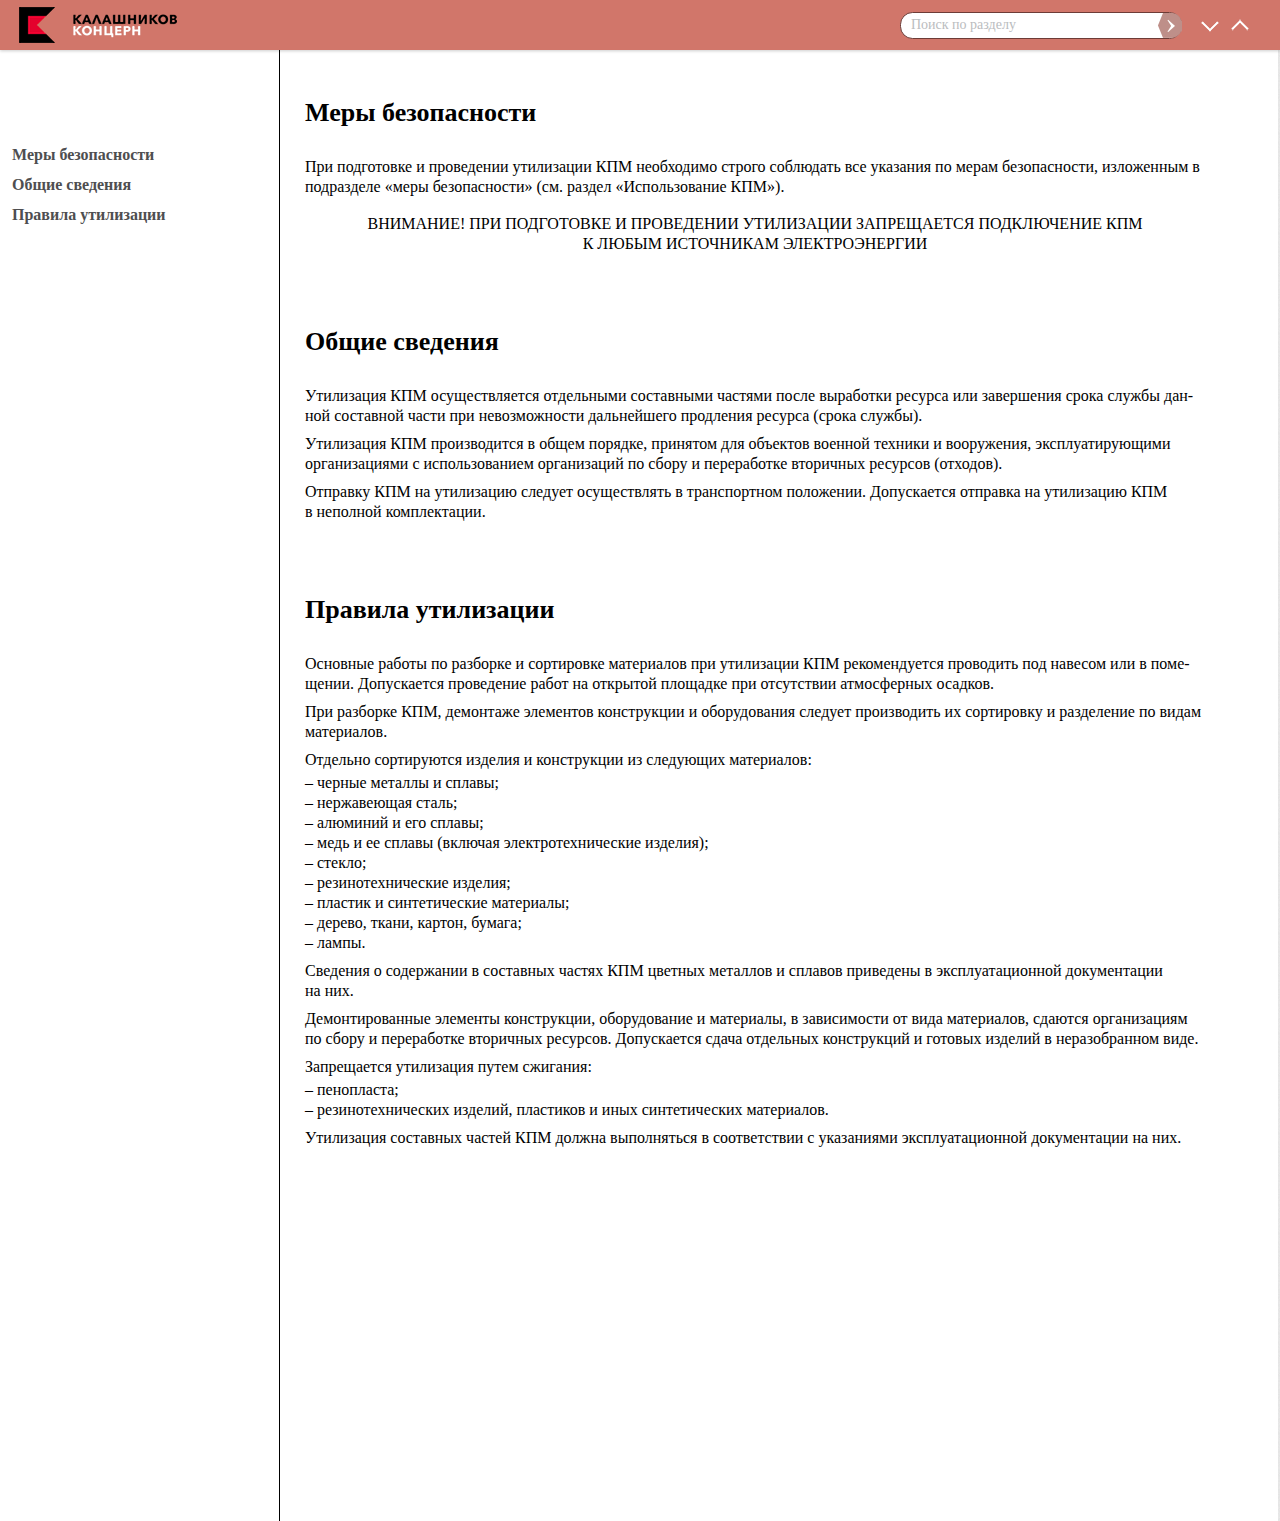
<file: section/utilizatsiya-kpm/utilizatsiya-kpm.html>
<!DOCTYPE html>
<html>
<head>
  <meta charset="utf-8">
  <title>Утилизация КПМ</title>
  <link rel="stylesheet" type="text/css" href="../../style/styles.css">
  <script src="../../js/jquery.js"></script>
  <script src="../../js/jqueryscrollto.js"></script>
  <script src="../../js/script.js"></script>
  <script src="jsScript.js"></script>
  <title>Расстояние между строками</title>
  <style>
   h1 {
    margin-bottom: 0px; /* Отрицательный отступ между заголовком и текстом */
   }
  </style>
</head>
<body id = 'top'>
<div id = 'v_nachalo'></div>
<div id='polosa'></div>
  <div class="mainBlock">
    <div class="header">
    <a id ="logo" href="../../Index.html"></a>
      <div id="search">
        <div id='secondSearch'>
          <div id="searchButton"></div>
            <input id="searchText" type="text" name="search" value="Поиск по разделу" onblur="if (this.value=='') this.value='Поиск по разделу';" onfocus="if (this.value=='Поиск по разделу') this.value='';"/>
            <div id="prev_search"></div>
            <div id="next_search"></div>
            <div id="countFound"></div>
            <p id="back-top">
              <a href="#top"><span></span>Вверх</a>
            </p>
          </div>
      </div>
    </div>

    <div class="inlandSideBarRecycle">      
      <ul>
        <li>
          <div id="inlandMenu">
            <b><a href="#withSafety">Меры безопасности</a></b>
          </div>
        </li>
        <li>
          <div id="inlandMenu">
            <b><a href="#generalInfo">Общие сведения</a></b>
          </div>
        </li>
        <li>
          <div id="inlandMenu">
            <b><a href="#recycleRules">Правила утилизации</a></b>
          </div>  
        </li>
      </ul>
    </div>

    <div class="sidebar">
      <div class="menu">
        <ul>
        <li>
          <div class="Menu">
            <a href='section/opisanie-i-rabota/opisanie-i-rabota.html'>
              <i style="background-position: -13px 0"></i>Описание и работа КПМ
            </a>
          </div>
        </li>
        <li>
          <div class="Menu">
            <a href='section/ispolzovanie-kpm/ispolzovanie-kpm.html'>
              <i style="background-position: -26px 0"></i>Использование КПМ</a>
          </div>
        </li>
        <li>
          <div class="Menu">
            <a href='section/tekhnicheskoe-obsluzhivanie/tekhnicheskoe-obsluzhivanie.html'>
              <i style="background-position: -39px 0"></i>Техническое обслуживание</a>
          </div>
        </li>
        <li>
          <div class="Menu">
            <a href='section/tekushchiy-remont-kpm/tekushchiy-remont-kpm.html'>
              <i style="background-position: -52px 0"></i>Текущий ремонт КПМ</a>
          </div>
        </li>
        <li>
          <div class="Menu">
            <a href='section/khranenie-kpm/khranenie-kpm.html'>
              <i style="background-position: -65px 0"></i>Хранение КПМ</a>
          </div>
        </li>
        <li>
          <div class="Menu">
            <a href='section/transportirovanie-kpm/transportirovanie-kpm.html'>
              <i style="background-position: -78px 0"></i>Транспортирование КПМ</a>
          </div>
        </li>
        <li>
          <div class="Menu">
            <a href='section/utilizatsiya-kpm/utilizatsiya-kpm.html'>
              <i style="background-position: -91px 0"></i>Утилизация КПМ</a>
          </div>
        </li>
        <li>
          <div id="perSokr">
            <i style="background-position: -104px 0"></i>Перечень сокращений
          </div>
        </li>
      </ul>
      </div>
    </div>

<div class="content">
<div id="alltext">   

<p id="withSafety" class='titles'><b>Меры безопасности</b>

<p>При подготовке и проведении утилизации КПМ необходимо строго соблюдать все указания по мерам безопасности, изложенным в подразделе «меры безопасности» (см. раздел «Использование КПМ»).</p>

<p class="NB" align="center">ВНИМАНИЕ! ПРИ ПОДГОТОВКЕ И ПРОВЕДЕНИИ УТИЛИЗАЦИИ ЗАПРЕЩАЕТСЯ ПОДКЛЮЧЕНИЕ КПМ <br>К ЛЮБЫМ ИСТОЧНИКАМ ЭЛЕКТРОЭНЕРГИИ</p>

<p id="generalInfo" class='titles'><b>Общие сведения</b>

<p>Утилизация КПМ осуществляется отдельными составными частями после выработки ресурса или завершения срока службы дан­ной составной части при невозможности дальнейшего продления ресурса (срока службы).</p>

<p>Утилизация КПМ производится в общем порядке, принятом для объектов военной техники и вооружения, эксплуатирующими организациями с использованием организаций по сбору и переработке вторичных ресурсов (отходов).</p>

<p>Отправку КПМ на утилизацию следует осуществлять в транспортном положении. Допускается отправка на утилизацию КПМ в неполной комплектации.</p>

<p id="recycleRules" class='titles'><b>Правила утилизации</b>

<p>Основные работы по разборке и сортировке материалов при утилизации КПМ рекомендуется проводить под навесом или в по­ме­щении. Допускается проведение работ на открытой площадке при отсутствии атмосферных осадков.</p>

<p>При разборке КПМ, демонтаже элементов конструкции и оборудования следует производить их сортировку и разделение по
ви­дам материалов.</p>

<p class="dline">Отдельно сортируются изделия и конструкции из следующих материалов:</p>

– черные металлы и сплавы;<br>– нержавеющая сталь;<br>– алюминий и его сплавы;<br>– медь и ее сплавы (включая электротехнические изделия);<br>– стекло;<br>– резинотехнические изделия;<br>– пластик и синтетические материалы;<br>– дерево, ткани, картон, бумага;<br>– лампы.

<p>Сведения о содержании в составных частях КПМ цветных металлов и сплавов приведены в эксплуатационной документации на них.</p>

<p>Демонтированные элементы конструкции, оборудование и материалы, в зависимости от вида материалов, сдаются организациям по сбору и переработке вторичных ресурсов. Допускается сдача отдельных конструкций и готовых изделий в неразобранном виде.</p>

<p class="dline">Запрещается утилизация путем сжигания:</p>

– пенопласта;<br>– резинотехнических изделий, пластиков и иных синтетических материалов.

<p>Утилизация составных частей КПМ должна выполняться в соответствии с указаниями эксплуатационной документации на них.</p>
<br>
<br>
<br>
<br>
<br>
<br>
<br>
<br>
<br>
<br>
<br>
<br>
<br>
<br>
<br>
<br>
<br>
</div>
</div>
</div>
</div>
</div>
</div>
</div>
</body>
</html>
</file>
<file: style/styles.css>
body{
	margin: 0;
	padding: 0;
	font: Bliss Pro, Minion Pro, Arial 13px;
	background: url("../images/bg.png") #E5E5E5;
	font-family: Bliss Pro;
}

.mainBlock{
	width: 1280px;
	margin: 0 auto;
	overflow: hidden;
	position: relative;
}

.header{
	box-shadow: 0 1px 3px rgba(0, 0, 0, .2);
	width: 1280px;
	height: 50px;
	background: #D1766A;
	position: fixed;
	z-index: 3;
}

ul, ol {
    margin: 0; /* Убираем отступы у списка, можно еще padding: 0; */
   
   }


   p {
    margin-top: 0.5em;
    margin-bottom: 0.5em;
   }

   a {
    color: #F0B4B7; /* Цвет обычной ссылки */ 
    text-decoration: none; /* Убираем подчеркивание у ссылок */
   }
   a:hover {
    color: #000000; /* Цвет ссылки при наведении на нее курсора мыши */  
    text-decoration: none;
   }


#logo{
	background: url('../images/logotype-white.png') no-repeat;
	width: 158px;
	height: 36px;
	float: left;
	margin-left: 19px;
	margin-top: 7px;
}

#search{
	background: rgba(209,118,106,1);
	display: block;
	position: absolute;
	margin-left: 790px;
	padding: 10px 63px 10px 110px;
	z-index: 2;
}

#searchTwo{
	border-radius: 10px;
	-webkit-border-radius: 10px;
	-moz-border-radius: 10px;
	display: block;
	position: absolute;
	padding: 10px 110px 10px 110px;
}

#searchText{
	padding: 0 10px;
	margin-right: 11px;
	margin-top: 1.8px;
	border-radius: 12.5px;
	-webkit-border-radius: 12.5px;
	-moz-border-radius: 12.5px;
	border: none;
	outline: none;
	height: 25px;
	width: 260px;
	float: left;
	color: #BABCBE;
	border: solid 1px #6D3C37;
	font-family: bliss pro;
	font-size: 14px;
}

#searchButton{
	background: url('../images/ArrowSearch.png') no-repeat;
	position: absolute;
	top: 0.5px;	
	height: 25px;
	width: 24px; 
	margin-top: 12px;
	margin-left: 257.8px;
	z-index: 15;
}

#searchButton:hover{
	background: url('../images/ArrowSearchHover.png') no-repeat;
	cursor: pointer;
	-webkit-transition: .3s;
	-moz-transition: .3s;
	transition: .3s;
}

#next_search{
	background: url('../images/downButton.png') no-repeat;
	position: absolute;
	height: 26px;
	width: 20px;
	top: 12px;
	margin-left: 300px;
	cursor: pointer;
}

#next_search:hover{
	background: url('../images/downButtonHover.png') no-repeat;
	-webkit-transition: .2s;
	-moz-transition: .2s;
	transition: .2s;
}

#prev_search{
	background: url('../images/upButton.png') no-repeat;
	position: absolute;
	height: 26px;
	width: 20px;
	top: 12px;
	margin-left: 330px;
	cursor: pointer;
}

#prev_search:hover{
	background: url('../images/upButtonHover.png') no-repeat;
	-webkit-transition: .2s;
	-moz-transition: .2s;
	transition: .2s;
}

 #v_nachalo{
	background: url('../images/Vnachalo.png') no-repeat;
	width: 52px;
	height: 128px;
	float: left;
	position: fixed;
	right: 0px;
	margin-top: 400px;
}

#v_nachalo:hover{
	background: url('../images/VnachaloHover.png') no-repeat;
	-webkit-transition: .2s;
	-moz-transition: .2s;
	transition: .2s;
	cursor: pointer;
	right: 0px;
} 

#back-top {
	position: absolute;
	margin-left: 1210px;
	margin-top: -1px;
}

#back-top a {
	display: block;
	font: 8px/100% Arial, Helvetica, sans-serif;
	text-transform: uppercase;
	text-decoration: none;
	color: #FFF;
}

.sidebar{
	background: #C9A58E;
	float: left;
	width: 22.05%;
	min-height: 900px;
}

.inlandSideBar ul, .inlandSideBarUse ul, .inlandSideBarMaintenance ul, .inlandSideBarCurrentRepair ul, .inlandSideBarStorage ul, .inlandSideBarTransportation ul, .inlandSideBarRecycle ul{
	list-style: none;
	margin-top: 140px;
	margin-left: -36px;
}

#lastPt{
	margin-top: 0px;
	margin-left: -25px;
	line-height: 16px;
}

.menu ul{
	list-style: none;
	margin-top: 135px;
	margin-left: -36px;
}

.menu{
	margin-left: 7px;
}

.Menu i{
	float: left;
	margin-top: 6px;
	margin-right: 6px;
	display: block;
}

.Menu a{
	color: #FFFFFF;
	text-decoration: none;
	display: block;
	padding: 4px 10px;
	font-family: Bliss Pro;
	font-style:ExtraBold;
}

.Menu{
	line-height: 25px;
	margin-right: 13px;
	border-bottom: dotted 1px #FFFFFF;
}

.Menu a:hover{
	color: #000;
	background: #FEE1CD;
}

#perSokr i{
	background: url("../images/sprite.png");
	width: 13px;
	height: 15px;
	float: left;
	margin-top: 6.5px;
	margin-right: 6px;
	display: block;
}

#perSokr{
	text-decoration: none;
	color: #FFFFFF;
	line-height: 25px;
	margin-right: 26px;
	padding: 4px 8px;
	border: none;
	margin-top: 350px;
	cursor: pointer;
	font-family: Bliss Pro;
	font-style:ExtraLight;
}

#contSokr{
	padding: 30px 20px 40px 40px;
	-webkit-column-width: 200px;
    -moz-column-width: 200px;
    column-width: 200px;
    -webkit-column-count: 3;
    -moz-column-count: 3;
    column-count: 3;
    -webkit-column-gap: 20px;
    -moz-column-gap: 20px;
    column-gap: 20px;
    -webkit-column-rule: 1px solid #ccc;
    -moz-column-rule: 1px solid #ccc;
    column-rule: 1px solid #ccc;
    position: absolute;
	margin-left: 273px;
	z-index: 2;
	margin-top: 245px;
}

#exitPerSokr{
	position: absolute;
	margin-left: 1220px;
	z-index: 2;
	top: 60px;
}

#zagolovok{
	position: absolute;
	margin-left: 605px;
	z-index: 2;
	padding: 170px 0 80px 0;
}

#perSokr:hover{
	color: #000;
	background: #FEE1CD;
}

#exitPerSokr{
	background: url("../images/X.png") no-repeat;
	width: 24px;
	height: 24px;
	float: right;
	margin-right: 20px;
	margin-top: 15px;
	cursor: pointer;
}

.inlandSideBar, .inlandSideBarUse, .inlandSideBarMaintenance, .inlandSideBarCurrentRepair, .inlandSideBarStorage, .inlandSideBarTransportation, .inlandSideBarRecycle{
	background: url('../images/bkgInlSidebar.png');
	float: left;
	width: 21.9%;
	margin-left: -300px;
	min-height: 800px;
}

#inlandMenu{
	border: none;
	margin-right: 8px;
	margin-left: 3px;
	cursor: pointer;
}

#inlandMenu:hover{
	background: #DBE9F7;
}

#inlandMenu a{
	text-decoration: none;
	border: none;
	color: #4E4E50;
	display: block;
	line-height: 20px;
	padding: 5px 5px;
	font-family: bliss pro;
	font-size:16px;
}

.clickColor{
	background-color: #DBE9F7;
}

#inlandMenu + ul{
	list-style: none;
	margin: 0;
	margin-left: -40px;
	margin-right: 0px;
	line-height: 18px;
}

#inlandMenu + ul li a{
	display: block;
	color: #636466;
	padding: 3px 5px;
	margin-right: 8px;
	margin-left: 3px;
	font-family: bliss pro;
	font-size:16px;
	cursor: pointer;
}

.content{
	float: right;
	width: 77.95%;
	background: #FFFFFF;
	position: absolute;
	margin-left: 280px;
	min-height: 1000px;
	display: block;
}

#cont{
	color: #000000;
	text-align: center;
	margin: 135px 100px;
	padding: 25px 0;
	border-bottom: solid 1px #000000;
	border-top: solid 1px #000000;
}

#img{
	background: url("../images/collaj.png") no-repeat;
	width: 700px;
	height: 449px;
	margin-left: 185px;
	margin-top: 70px;
	margin-bottom: 30px;
}

.highlight{ 
	background-color: #DBE9F7;
}

.selectHighlight{ 
	background-color: rgb(54, 110, 134);color: white;
}

#searchPage{
	padding: 30px;
}

#alltext{
    padding:25px;
    font-family: bliss pro;
    font-size:16px;
    line-height: 20px;
    font-style:ExtraBold;
    max-width: 900px;
  }

 
  .dline {
    margin-bottom: 0.2em; /* Отступ снизу */
  }

  .NB {
    margin-top: 1.1em; /* Отступ сверху */
    margin-bottom: 1.1em; /* Отступ снизу */
  }

  .dlline {
    margin-bottom: 1.85em; /* Отступ снизу */
  } 
  /* Класс используется в таблице */

   .titles {
  	font-size:26px; 
    font-style:medium;
    margin-top: 3em; /* Отступ сверху */
    margin-bottom: 1.3em; /* Отступ снизу */
   
  }

   .firstsubtitles {
   	font-size:18px; 
    font-style:italic;
    font-weight: Medium;
    color: #B17A59;
    margin-top: 0em; /* Отступ сверху */
    margin-bottom: 0.6em; /* Отступ снизу */
   }

  .subtitles {
   	font-size:18px; 
    font-style:italic;
    font-weight: Medium;
    color: #B17A59;
    margin-top: 1.3em; /* Отступ сверху */
    margin-bottom: 0.6em; /* Отступ снизу */
   }

  .firstinsubtitles {
    font-size:16px; 
    font-weight: bold;
    margin-top: 0em; /* Отступ сверху */
    margin-bottom: 0em; /* Отступ снизу */
   }


   .insubtitles {
    font-size:16px; 
    font-weight: bold;
    margin-top: 1.3em; /* Отступ сверху */
    margin-bottom: 0em; /* Отступ снизу */
   }


   .table570 {
   	margin-left:689px;
   	margin-top: 1.5em;
   }


   .table750 {
   	margin-left:792px;
   	margin-top: 1.5em;
   }

   .table770 {
   	margin-left:780px;
   	margin-top: 1.5em;
   }

	.table790 {
   	margin-left:782px;
   	margin-top: 1.5em;
   }

   .table85 {
   	margin-left:815px;
   	margin-top: 1.5em;
   }

   .table855 {
   	margin-left:825px;
   	margin-top: 1.5em;
   }




#countFound{
	position: absolute;
 	 margin-left: 1110px;
 	 margin-top: 18.5px;
 	 z-index:10;
 	 font-size: 13px;
 	 font-family:  Bliss Pro;
   }


#rotateText {
    -moz-transform: rotate(270deg);
    -webkit-transform: rotate(270deg);
    -o-transform: rotate(270deg);
    writing-mode: tb-rl;      
}
</file>
<file: style/style_opisanie-i-rabota.css>
table {
    margin-top: 0px; /* Отступ сверху */
    margin-bottom: 50px; /* Отступ снизу */
    margin-left: 35px; /* Отступ слева */
    margin-right: 35px; /* Отступ справа */
    /*width: 700px;  Ширина таблицы */
    background: #000; /* Цвет фона таблицы */
    color: #000; /* Цвет текста */
    border-spacing: 1px; /* Расстояние между ячейками */
   }
   td, th {
    text-align: center;
    /* width: 300px; */
    background: #FFF; /* Цвет фона ячеек */
    padding: 5px; /* Поля вокруг текста */
   }


   #oneColoumn{
      width: 320px;
      
    }
   #twoColoumn{
      width: 250px;
   }
   #threeColoumn{
      width: 180px;
   }

   #oneColoumnInner{
      text-align: left;
    }
   #threeColoumnTemp{
      text-align: left;
   }
   

   #oneColoumnTable2{
      text-align: center;
      width: 200px;
    }

   #twoColoumnTable2{
      text-align: left;
      width: 390px;
   }

   #threeColoumnTable2{
      text-align: center;
      width: 200px;
   }

  #twoColoumnHeadTable2{
      text-align: center;
      width: 390px;
   }

   #tehnicheskieHar, #naznachenieKPM, #UstroystvoKPM, #markirovka, #ZIPAndShancevii, #sostavKPM{
    font-size:24px; 
    font-style:medium;
   }

   #ObshieSvedUstr, #Electropitanie, #RabotaKPM, #ShassyKAMAZ, #KuzovK5350, #IstochnicPit, #ContrProvAp, #ContrIzmPrib, 
   #SredstvaSvyazi, #OborudNormFunct, #VspomOborud, #MarkirovkaKPM, #Plomba {
    font-size:18px; 
    font-style:italic;
    font-weight: Medium;
    color: #B17A59;
   }

   #BlocPitElectr, #Electroust, #Radiostan, #SignalVoditelu, #Svetomask, #Conditioner, #OtopitVent, #FVUA, #IMD, #Electrovent, #Termos, #BKSO, #Ognetush, #Palatka, #Stol, #KresloStul, #Yashic, #Cronstein, #SpalMesto{
    font-size:16px; 
    font-weight: bold;
   }
</file>
<file: style/style_tekhnicheskoe-obsluzhivanie.css>
table {
    /* margin: 20px auto; */
    /*width: 700px;  Ширина таблицы */
    margin-top: 0px; /* Отступ сверху */
    margin-bottom: 30px; /* Отступ снизу */
    
    margin-right: auto; /* Выравниваем таблицу по центру окна */
    margin-left: auto; /* Выравниваем таблицу по центру окна */
    background: #000; /* Цвет фона таблицы */
    color: #000; /* Цвет текста */
    border-spacing: 1px; /* Расстояние между ячейками */
   }
   td, th {
    text-align: center;
    background: #FFF; /* Цвет фона ячеек */
    padding: 5px; /* Поля вокруг текста */
   }


   #oneColoumn{
      width: 350px;
    }
   #twoColoumn{
      width: 70px;
   }
   #threeColoumn{
      width: 70px;
   }
   #fourColoumn{
      width: 70px;
   }
   #fiveColoumn{
      width: 70px;
   }
   #sixColoumn{
      width: 70px;
   }
   #sevenColoumn{
      width: 70px;
   }
   #eightColoumn{
      width: 70px;
   }
   #nineColoumn{
      width: 70px;
   }


   #oneColoumnTable5{
      text-align: left;
      width: 315px;
    }



   #oneColoumnHeadTable6{
      text-align: center;
      width: 435px;      
    }

   #oneColoumnTable6{
      text-align: left;
    }

   #twoColoumnHeadTable6{
      text-align: center;
      width: 280px;
   }



   #oneColoumnHeadTable7{
      text-align: center;
      width: 270px;      
    }

   #oneColoumnTable7{
      text-align: left;      
    }

   #twoColoumnTable7{
      text-align: center;
      width: 100px; 
    }

   #threeColoumnTable7{
      text-align: center;
      width: 170px; 
    }

   #fourColoumnHeadTable7{
      text-align: center;
      width: 315px;
   }




   #oneColoumnHead8{
      text-align: center;
      width: 370px;
   }

   #oneColoumnTable8{
      text-align: left;
    }

   #twoColoumnHead8{
      text-align: center;
      width: 210px;
   }

   #threeColoumnHead8{
      text-align: center;
      width: 180px;
   }

   #fourColoumnHead8{
      text-align: center;
      width: 115px;
   }

   #oneColoumnInner8{
      text-align: center;
      width: 225px;
   }

   #oneColoumn8{
      text-align: left;
      width: 225px;
   }

   #twoColoumn8{
      text-align: center;
      width: 50px;
   }

   #threeColoumn8{
      text-align: center;
      width: 55px;
   }

   #fourColoumn8{
      text-align: center;
      width: 60px;
   }



   #oneColoumnHead9{
      text-align: center;
      width: 200px;
   }

   #twoColoumnHead9{
      text-align: center;
      width: 90px;
   }

   #threeColoumnHead9{
      text-align: center;
      width: 90px;
   }

   #fourColoumnHead9{
      text-align: center;
      width: 60px;
   }

   #fiveColoumnHead9{
      text-align: center;
      width: 130px;
   }
</file>
<file: style/style_tekushchiy-remont-kpm.css>
table {
    /* margin: 20px auto; */
    /*width: 700px;  Ширина таблицы */
    margin-top: 0px; /* Отступ сверху */
    margin-bottom: 30px; /* Отступ снизу */
    
    margin-right: auto; /* Выравниваем таблицу по центру окна */
    margin-left: auto; /* Выравниваем таблицу по центру окна */
    background: #000; /* Цвет фона таблицы */
    color: #000; /* Цвет текста */
    border-spacing: 1px; /* Расстояние между ячейками */
   }
   td, th {
    text-align: center;
    background: #FFF; /* Цвет фона ячеек */
    padding: 5px; /* Поля вокруг текста */
   }


   #oneColoumn{
      width: 300px;
    }
   #twoColoumn{
      width: 250px;
   }
   #threeColoumn{
      width: 305px;
   }
   

   #oneColoumnTable11{
      text-align: left;
    }

   #twoColoumnTable11{
      text-align: left;
   }

   #threeColoumnTable11{
      text-align: left;
    }
</file>
<file: section/tekushchiy-remont-kpm/highslide/highslide.css>
/**
* @file: highslide.css 
* @version: 4.1.9
*/
.highslide-container div {
	font-family: Verdana, Helvetica;
	font-size: 10pt;
}
.highslide-container table {
	background: none;
}
.highslide {
	outline: none;
	text-decoration: none;
}
.highslide img {
	border: 2px solid silver;
}
.highslide:hover img {
	border-color: gray;
}
.highslide-active-anchor img {
	visibility: hidden;
}
.highslide-gallery .highslide-active-anchor img {
	border-color: black;
	visibility: visible;
	cursor: default;
}
.highslide-image {
	border-width: 2px;
	border-style: solid;
	border-color: white;
}
.highslide-wrapper, .highslide-outline {
	background: white;
}
.glossy-dark {
	background: #111;
}

.highslide-image-blur {
}
.highslide-number {
	font-weight: bold;
	color: gray;
	font-size: .9em;
}
.highslide-caption {
	display: none;
	font-size: 1em;
	padding: 5px;
	/*background: white;*/
}
.highslide-heading {
	display: none;
	font-weight: bold;
	margin: 0.4em;
}
.highslide-dimming {
	/*position: absolute;*/
	background: black;
}
a.highslide-full-expand {
   background: url(graphics/fullexpand.gif) no-repeat;
   display: block;
   margin: 0 10px 10px 0;
   width: 34px;
   height: 34px;
}
.highslide-loading {
	display: block;
	color: black;
	font-size: 9px;
	font-weight: bold;
	text-transform: uppercase;
	text-decoration: none;
	padding: 3px;
	border: 1px solid white;
	background-color: white;
	padding-left: 22px;
	background-image: url(graphics/loader.white.gif);
	background-repeat: no-repeat;
	background-position: 3px 1px;
}
a.highslide-credits,
a.highslide-credits i {
	padding: 2px;
	color: silver;
	text-decoration: none;
	font-size: 10px;
}
a.highslide-credits:hover,
a.highslide-credits:hover i {
	color: white;
	background-color: gray;
}
.highslide-move, .highslide-move * {
	cursor: move;
}

.highslide-viewport {
	display: none;
	position: fixed;
	width: 100%;
	height: 100%;
	z-index: 1;
	background: none;
	left: 0;
	top: 0;
}
.highslide-overlay {
	display: none;
}
.hidden-container {
	display: none;
}
/* Example of a semitransparent, offset closebutton */
.closebutton {
	position: relative;
	top: -15px;
	left: 15px;
	width: 30px;
	height: 30px;
	cursor: pointer;
	background: url(graphics/close.png);
	/* NOTE! For IE6, you also need to update the highslide-ie6.css file. */
}

/*****************************************************************************/
/* Thumbnail boxes for the galleries.                                        */
/* Remove these if you are not using a gallery.                              */
/*****************************************************************************/
.highslide-gallery ul {
	list-style-type: none;
	margin: 0;
	padding: 0;
}
.highslide-gallery ul li {
	display: block;
	position: relative;
	float: left;
	width: 106px;
	height: 106px;
	border: 1px solid silver;
	background: #ededed;
	margin: 2px;
	padding: 0;
	line-height: 0;
	overflow: hidden;
}
.highslide-gallery ul a {
	position: absolute;
	top: 50%;
	left: 50%;
}
.highslide-gallery ul img {
 	position: relative;
	top: -50%;
	left: -50%;
}
html>/**/body .highslide-gallery ul li {
	display: table;
	text-align: center;
}
html>/**/body .highslide-gallery ul li {
	text-align: center;
}
html>/**/body .highslide-gallery ul a {
	position: static;
	display: table-cell;
	vertical-align: middle;
}
html>/**/body .highslide-gallery ul img {
	position: static;
}

/*****************************************************************************/
/* Controls for the galleries.											     */
/* Remove these if you are not using a gallery							     */
/*****************************************************************************/
.highslide-controls {
	width: 195px;
	height: 40px;
	background: url(graphics/controlbar-white.gif) 0 -90px no-repeat;
	margin: 20px 15px 10px 0;
}
.highslide-controls ul {
	position: relative;
	left: 15px;
	height: 40px;
	list-style: none;
	margin: 0;
	padding: 0;
	background: url(graphics/controlbar-white.gif) right -90px no-repeat;

}
.highslide-controls li {
	float: left;
	padding: 5px 0;
	margin:0;
	list-style: none;
}
.highslide-controls a {
	background-image: url(graphics/controlbar-white.gif);
	display: block;
	float: left;
	height: 30px;
	width: 30px;
	outline: none;
}
.highslide-controls a.disabled {
	cursor: default;
}
.highslide-controls a.disabled span {
	cursor: default;
}
.highslide-controls a span {
	/* hide the text for these graphic buttons */
	display: none;
	cursor: pointer;
}


/* The CSS sprites for the controlbar - see http://www.google.com/search?q=css+sprites */
.highslide-controls .highslide-previous a {
	background-position: 0 0;
}
.highslide-controls .highslide-previous a:hover {
	background-position: 0 -30px;
}
.highslide-controls .highslide-previous a.disabled {
	background-position: 0 -60px !important;
}
.highslide-controls .highslide-play a {
	background-position: -30px 0;
}
.highslide-controls .highslide-play a:hover {
	background-position: -30px -30px;
}
.highslide-controls .highslide-play a.disabled {
	background-position: -30px -60px !important;
}
.highslide-controls .highslide-pause a {
	background-position: -60px 0;
}
.highslide-controls .highslide-pause a:hover {
	background-position: -60px -30px;
}
.highslide-controls .highslide-next a {
	background-position: -90px 0;
}
.highslide-controls .highslide-next a:hover {
	background-position: -90px -30px;
}
.highslide-controls .highslide-next a.disabled {
	background-position: -90px -60px !important;
}
.highslide-controls .highslide-move a {
	background-position: -120px 0;
}
.highslide-controls .highslide-move a:hover {
	background-position: -120px -30px;
}
.highslide-controls .highslide-full-expand a {
	background-position: -150px 0;
}
.highslide-controls .highslide-full-expand a:hover {
	background-position: -150px -30px;
}
.highslide-controls .highslide-full-expand a.disabled {
	background-position: -150px -60px !important;
}
.highslide-controls .highslide-close a {
	background-position: -180px 0;
}
.highslide-controls .highslide-close a:hover {
	background-position: -180px -30px;
}

/*****************************************************************************/
/* Styles for the HTML popups											     */
/* Remove these if you are not using Highslide HTML						     */
/*****************************************************************************/
.highslide-maincontent {
	display: none;
}
.highslide-html {
	background-color: white;
}
.highslide-html-content {
	display: none;
	width: 400px;
	padding: 0 5px 5px 5px;
}
.highslide-header {
	padding-bottom: 5px;
}
.highslide-header ul {
	margin: 0;
	padding: 0;
	text-align: right;
}
.highslide-header ul li {
	display: inline;
	padding-left: 1em;
}
.highslide-header ul li.highslide-previous, .highslide-header ul li.highslide-next {
	display: none;
}
.highslide-header a {
	font-weight: bold;
	color: gray;
	text-transform: uppercase;
	text-decoration: none;
}
.highslide-header a:hover {
	color: black;
}
.highslide-header .highslide-move a {
	cursor: move;
}
.highslide-footer {
	height: 16px;
}
.highslide-footer .highslide-resize {
	display: block;
	float: right;
	margin-top: 5px;
	height: 11px;
	width: 11px;
	background: url(graphics/resize.gif) no-repeat;
}
.highslide-footer .highslide-resize span {
	display: none;
}
.highslide-body {
}
.highslide-resize {
	cursor: nw-resize;
}

/*****************************************************************************/
/* Styles for the Individual wrapper class names.							 */
/* See www.highslide.com/ref/hs.wrapperClassName							 */
/* You can safely remove the class name themes you don't use				 */
/*****************************************************************************/

/* hs.wrapperClassName = 'draggable-header' */
.draggable-header .highslide-header {
	height: 18px;
	border-bottom: 1px solid #dddddd;
}
.draggable-header .highslide-heading {
	position: absolute;
	margin: 2px 0.4em;
}

.draggable-header .highslide-header .highslide-move {
	cursor: move;
	display: block;
	height: 16px;
	position: absolute;
	right: 24px;
	top: 0;
	width: 100%;
	z-index: 1;
}
.draggable-header .highslide-header .highslide-move * {
	display: none;
}
.draggable-header .highslide-header .highslide-close {
	position: absolute;
	right: 2px;
	top: 2px;
	z-index: 5;
	padding: 0;
}
.draggable-header .highslide-header .highslide-close a {
	display: block;
	height: 16px;
	width: 16px;
	background-image: url(graphics/closeX.png);
}
.draggable-header .highslide-header .highslide-close a:hover {
	background-position: 0 16px;
}
.draggable-header .highslide-header .highslide-close span {
	display: none;
}
.draggable-header .highslide-maincontent {
	padding-top: 1em;
}

/* hs.wrapperClassName = 'titlebar' */
.titlebar .highslide-header {
	height: 18px;
	border-bottom: 1px solid #dddddd;
}
.titlebar .highslide-heading {
	position: absolute;
	width: 90%;
	margin: 1px 0 1px 5px;
	color: #666666;
}

.titlebar .highslide-header .highslide-move {
	cursor: move;
	display: block;
	height: 16px;
	position: absolute;
	right: 24px;
	top: 0;
	width: 100%;
	z-index: 1;
}
.titlebar .highslide-header .highslide-move * {
	display: none;
}
.titlebar .highslide-header li {
	position: relative;
	top: 3px;
	z-index: 2;
	padding: 0 0 0 1em;
}
.titlebar .highslide-maincontent {
	padding-top: 1em;
}

/* hs.wrapperClassName = 'no-footer' */
.no-footer .highslide-footer {
	display: none;
}

/* hs.wrapperClassName = 'wide-border' */
.wide-border {
	background: white;
}
.wide-border .highslide-image {
	border-width: 10px;
}
.wide-border .highslide-caption {
	padding: 0 10px 10px 10px;
}

/* hs.wrapperClassName = 'borderless' */
.borderless .highslide-image {
	border: none;
}
.borderless .highslide-caption {
	border-bottom: 1px solid white;
	border-top: 1px solid white;
	background: silver;
}

/* hs.wrapperClassName = 'outer-glow' */
.outer-glow {
	background: #444;
}
.outer-glow .highslide-image {
	border: 5px solid #444444;
}
.outer-glow .highslide-caption {
	border: 5px solid #444444;
	border-top: none;
	padding: 5px;
	background-color: gray;
}

/* hs.wrapperClassName = 'colored-border' */
.colored-border {
	background: white;
}
.colored-border .highslide-image {
	border: 2px solid green;
}
.colored-border .highslide-caption {
	border: 2px solid green;
	border-top: none;
}

/* hs.wrapperClassName = 'dark' */
.dark {
	background: #111;
}
.dark .highslide-image {
	border-color: black black #202020 black;
	background: gray;
}
.dark .highslide-caption {
	color: white;
	background: #111;
}
.dark .highslide-controls,
.dark .highslide-controls ul,
.dark .highslide-controls a {
	background-image: url(graphics/controlbar-black-border.gif);
}

/* hs.wrapperClassName = 'floating-caption' */
.floating-caption .highslide-caption {
	position: absolute;
	padding: 1em 0 0 0;
	background: none;
	color: white;
	border: none;
	font-weight: bold;
}

/* hs.wrapperClassName = 'controls-in-heading' */
.controls-in-heading .highslide-heading {
	color: gray;
	font-weight: bold;
	height: 20px;
	overflow: hidden;
	cursor: default;
	padding: 0 0 0 22px;
	margin: 0;
	background: url(graphics/icon.gif) no-repeat 0 1px;
}
.controls-in-heading .highslide-controls {
	width: 105px;
	height: 20px;
	position: relative;
	margin: 0;
	top: -23px;
	left: 7px;
	background: none;
}
.controls-in-heading .highslide-controls ul {
	position: static;
	height: 20px;
	background: none;
}
.controls-in-heading .highslide-controls li {
	padding: 0;
}
.controls-in-heading .highslide-controls a {
	background-image: url(graphics/controlbar-white-small.gif);
	height: 20px;
	width: 20px;
}

.controls-in-heading .highslide-controls .highslide-move {
	display: none;
}

.controls-in-heading .highslide-controls .highslide-previous a {
	background-position: 0 0;
}
.controls-in-heading .highslide-controls .highslide-previous a:hover {
	background-position: 0 -20px;
}
.controls-in-heading .highslide-controls .highslide-previous a.disabled {
	background-position: 0 -40px !important;
}
.controls-in-heading .highslide-controls .highslide-play a {
	background-position: -20px 0;
}
.controls-in-heading .highslide-controls .highslide-play a:hover {
	background-position: -20px -20px;
}
.controls-in-heading .highslide-controls .highslide-play a.disabled {
	background-position: -20px -40px !important;
}
.controls-in-heading .highslide-controls .highslide-pause a {
	background-position: -40px 0;
}
.controls-in-heading .highslide-controls .highslide-pause a:hover {
	background-position: -40px -20px;
}
.controls-in-heading .highslide-controls .highslide-next a {
	background-position: -60px 0;
}
.controls-in-heading .highslide-controls .highslide-next a:hover {
	background-position: -60px -20px;
}
.controls-in-heading .highslide-controls .highslide-next a.disabled {
	background-position: -60px -40px !important;
}
.controls-in-heading .highslide-controls .highslide-full-expand a {
	background-position: -100px 0;
}
.controls-in-heading .highslide-controls .highslide-full-expand a:hover {
	background-position: -100px -20px;
}
.controls-in-heading .highslide-controls .highslide-full-expand a.disabled {
	background-position: -100px -40px !important;
}
.controls-in-heading .highslide-controls .highslide-close a {
	background-position: -120px 0;
}
.controls-in-heading .highslide-controls .highslide-close a:hover {
	background-position: -120px -20px;
}

/*****************************************************************************/
/* Styles for text based controls.						                     */
/* You can safely remove this if you don't use text based controls			 */
/*****************************************************************************/

.text-controls .highslide-controls {
	width: auto;
	height: auto;
	margin: 0;
	text-align: center;
	background: none;
}
.text-controls ul {
	position: static;
	background: none;
	height: auto;
	left: 0;
}
.text-controls .highslide-move {
	display: none;
}
.text-controls li {
    background-image: url(graphics/controlbar-text-buttons.png);
	background-position: right top !important;
	padding: 0;
	margin-left: 15px;
	display: block;
	width: auto;
}
.text-controls a {
    background: url(graphics/controlbar-text-buttons.png) no-repeat;
    background-position: left top !important;
    position: relative;
    left: -10px;
	display: block;
	width: auto;
	height: auto;
	text-decoration: none !important;
}
.text-controls a span {
	background: url(graphics/controlbar-text-buttons.png) no-repeat;
    margin: 1px 2px 1px 10px;
	display: block;
    min-width: 4em;
    height: 18px;
    line-height: 18px;
	padding: 1px 0 1px 18px;
    color: #333;
	font-family: "Trebuchet MS", Arial, sans-serif;
	font-size: 12px;
	font-weight: bold;
	white-space: nowrap;
}
.text-controls .highslide-next {
	margin-right: 1em;
}
.text-controls .highslide-full-expand a span {
	min-width: 0;
	margin: 1px 0;
	padding: 1px 0 1px 10px;
}
.text-controls .highslide-close a span {
	min-width: 0;
}
.text-controls a:hover span {
	color: black;
}
.text-controls a.disabled span {
	color: #999;
}

.text-controls .highslide-previous span {
	background-position: 0 -40px;
}
.text-controls .highslide-previous a.disabled {
	background-position: left top !important;
}
.text-controls .highslide-previous a.disabled span {
	background-position: 0 -140px;
}
.text-controls .highslide-play span {
	background-position: 0 -60px;
}
.text-controls .highslide-play a.disabled {
	background-position: left top !important;
}
.text-controls .highslide-play a.disabled span {
	background-position: 0 -160px;
}
.text-controls .highslide-pause span {
	background-position: 0 -80px;
}
.text-controls .highslide-next span {
	background-position: 0 -100px;
}
.text-controls .highslide-next a.disabled {
	background-position: left top !important;
}
.text-controls .highslide-next a.disabled span {
	background-position: 0 -200px;
}
.text-controls .highslide-full-expand span {
	background: none;
}
.text-controls .highslide-full-expand a.disabled {
	background-position: left top !important;
}
.text-controls .highslide-close span {
	background-position: 0 -120px;
}


/*****************************************************************************/
/* Styles for the thumbstrip.							                     */
/* See www.highslide.com/ref/hs.addSlideshow    							 */
/* You can safely remove this if you don't use a thumbstrip 				 */
/*****************************************************************************/

.highslide-thumbstrip {
	height: 100%;
	direction: ltr;
}
.highslide-thumbstrip div {
	overflow: hidden;
}
.highslide-thumbstrip table {
	position: relative;
	padding: 0;
	border-collapse: collapse;
}
.highslide-thumbstrip td {
	padding: 1px;
	/*text-align: center;*/
}
.highslide-thumbstrip a {
	outline: none;
}
.highslide-thumbstrip img {
	display: block;
	border: 1px solid gray;
	margin: 0 auto;
}
.highslide-thumbstrip .highslide-active-anchor img {
	visibility: visible;
}
.highslide-thumbstrip .highslide-marker {
	position: absolute;
	width: 0;
	height: 0;
	border-width: 0;
	border-style: solid;
	border-color: transparent; /* change this to actual background color in highslide-ie6.css */
}
.highslide-thumbstrip-horizontal div {
	width: auto;
	/* width: 100% breaks in small strips in IE */
}
.highslide-thumbstrip-horizontal .highslide-scroll-up {
	display: none;
	position: absolute;
	top: 3px;
	left: 3px;
	width: 25px;
	height: 42px;
}
.highslide-thumbstrip-horizontal .highslide-scroll-up div {
	margin-bottom: 10px;
	cursor: pointer;
	background: url(graphics/scrollarrows.png) left center no-repeat;
	height: 42px;
}
.highslide-thumbstrip-horizontal .highslide-scroll-down {
	display: none;
	position: absolute;
	top: 3px;
	right: 3px;
	width: 25px;
	height: 42px;
}
.highslide-thumbstrip-horizontal .highslide-scroll-down div {
	margin-bottom: 10px;
	cursor: pointer;
	background: url(graphics/scrollarrows.png) center right no-repeat;
	height: 42px;
}
.highslide-thumbstrip-horizontal table {
	margin: 2px 0 10px 0;
}
.highslide-viewport .highslide-thumbstrip-horizontal table {
	margin-left: 10px;
}
.highslide-thumbstrip-horizontal img {
	width: auto;
	height: 40px;
}
.highslide-thumbstrip-horizontal .highslide-marker {
	top: 47px;
	border-left-width: 6px;
	border-right-width: 6px;
	border-bottom: 6px solid gray;
}
.highslide-viewport .highslide-thumbstrip-horizontal .highslide-marker {
	margin-left: 10px;
}
.dark .highslide-thumbstrip-horizontal .highslide-marker, .highslide-viewport .highslide-thumbstrip-horizontal .highslide-marker {
	border-bottom-color: white !important;
}

.highslide-thumbstrip-vertical-overlay {
	overflow: hidden !important;
}
.highslide-thumbstrip-vertical div {
	height: 100%;
}
.highslide-thumbstrip-vertical a {
	display: block;
}
.highslide-thumbstrip-vertical .highslide-scroll-up {
	display: none;
	position: absolute;
	top: 0;
	left: 0;
	width: 100%;
	height: 25px;
}
.highslide-thumbstrip-vertical .highslide-scroll-up div {
	margin-left: 10px;
	cursor: pointer;
	background: url(graphics/scrollarrows.png) top center no-repeat;
	height: 25px;
}
.highslide-thumbstrip-vertical .highslide-scroll-down {
	display: none;
	position: absolute;
	bottom: 0;
	left: 0;
	width: 100%;
	height: 25px;
}
.highslide-thumbstrip-vertical .highslide-scroll-down div {
	margin-left: 10px;
	cursor: pointer;
	background: url(graphics/scrollarrows.png) bottom center no-repeat;
	height: 25px;
}
.highslide-thumbstrip-vertical table {
	margin: 10px 0 0 10px;
}
.highslide-thumbstrip-vertical img {
	width: 60px; /* t=5481 */
}
.highslide-thumbstrip-vertical .highslide-marker {
	left: 0;
	margin-top: 8px;
	border-top-width: 6px;
	border-bottom-width: 6px;
	border-left: 6px solid gray;
}
.dark .highslide-thumbstrip-vertical .highslide-marker, .highslide-viewport .highslide-thumbstrip-vertical .highslide-marker {
	border-left-color: white;
}

.highslide-viewport .highslide-thumbstrip-float {
	overflow: auto;
}
.highslide-thumbstrip-float ul {
	margin: 2px 0;
	padding: 0;
}
.highslide-thumbstrip-float li {
	display: block;
	height: 60px;
	margin: 0 2px;
	list-style: none;
	float: left;
}
.highslide-thumbstrip-float img {
	display: inline;
	border-color: silver;
	max-height: 56px;
}
.highslide-thumbstrip-float .highslide-active-anchor img {
	border-color: black;
}
.highslide-thumbstrip-float .highslide-scroll-up div, .highslide-thumbstrip-float .highslide-scroll-down div {
	display: none;
}
.highslide-thumbstrip-float .highslide-marker {
	display: none;
}
</file>
<file: style/style_transportirovanie-kpm.css>
table {
    /* margin: 20px auto; */
    /*width: 700px;  Ширина таблицы */
    margin-top: 0px; /* Отступ сверху */
    margin-bottom: 30px; /* Отступ снизу */
    
    margin-right: auto; /* Выравниваем таблицу по центру окна */
    margin-left: auto; /* Выравниваем таблицу по центру окна */
    background: #000; /* Цвет фона таблицы */
    color: #000; /* Цвет текста */
    border-spacing: 1px; /* Расстояние между ячейками */
   }
   td, th {
    text-align: center;
    background: #FFF; /* Цвет фона ячеек */
    padding: 5px; /* Поля вокруг текста */
   }


   #oneColoumn{
      width: 350px;
    }
   #twoColoumn{
      width: 70px;
   }
   #threeColoumn{
      width: 70px;
   }
   #fourColoumn{
      width: 70px;
   }
   #fiveColoumn{
      width: 70px;
   }
   #sixColoumn{
      width: 70px;
   }
   #sevenColoumn{
      width: 70px;
   }
   #eightColoumn{
      width: 70px;
   }
   #nineColoumn{
      width: 70px;
   }


   #oneColoumnTable5{
      text-align: left;
      width: 315px;
    }



   #oneColoumnHeadTable6{
      text-align: center;
      width: 435px;      
    }

   #oneColoumnTable6{
      text-align: left;
    }

   #twoColoumnHeadTable6{
      text-align: center;
      width: 280px;
   }



   #oneColoumnHeadTable7{
      text-align: center;
      width: 270px;      
    }

   #oneColoumnTable7{
      text-align: left;      
    }

   #twoColoumnTable7{
      text-align: center;
      width: 100px; 
    }

   #threeColoumnTable7{
      text-align: center;
      width: 170px; 
    }

   #fourColoumnHeadTable7{
      text-align: center;
      width: 315px;
   }




   #oneColoumnHead8{
      text-align: center;
      width: 370px;
   }

   #oneColoumnTable8{
      text-align: left;
    }

   #twoColoumnHead8{
      text-align: center;
      width: 210px;
   }

   #threeColoumnHead8{
      text-align: center;
      width: 180px;
   }

   #fourColoumnHead8{
      text-align: center;
      width: 115px;
   }

   #oneColoumnInner8{
      text-align: center;
      width: 225px;
   }

   #oneColoumn8{
      text-align: left;
      width: 225px;
   }

   #twoColoumn8{
      text-align: center;
      width: 50px;
   }

   #threeColoumn8{
      text-align: center;
      width: 55px;
   }

   #fourColoumn8{
      text-align: center;
      width: 60px;
   }



   #oneColoumnHead9{
      text-align: center;
      width: 200px;
   }

   #twoColoumnHead9{
      text-align: center;
      width: 90px;
   }

   #threeColoumnHead9{
      text-align: center;
      width: 90px;
   }

   #fourColoumnHead9{
      text-align: center;
      width: 60px;
   }

   #fiveColoumnHead9{
      text-align: center;
      width: 130px;
   }
</file>
<file: section/transportirovanie-kpm/highslide/highslide.css>
/**
* @file: highslide.css 
* @version: 4.1.9
*/
.highslide-container div {
	font-family: Verdana, Helvetica;
	font-size: 10pt;
}
.highslide-container table {
	background: none;
}
.highslide {
	outline: none;
	text-decoration: none;
}
.highslide img {
	border: 2px solid silver;
}
.highslide:hover img {
	border-color: gray;
}
.highslide-active-anchor img {
	visibility: hidden;
}
.highslide-gallery .highslide-active-anchor img {
	border-color: black;
	visibility: visible;
	cursor: default;
}
.highslide-image {
	border-width: 2px;
	border-style: solid;
	border-color: white;
}
.highslide-wrapper, .highslide-outline {
	background: white;
}
.glossy-dark {
	background: #111;
}

.highslide-image-blur {
}
.highslide-number {
	font-weight: bold;
	color: gray;
	font-size: .9em;
}
.highslide-caption {
	display: none;
	font-size: 1em;
	padding: 5px;
	/*background: white;*/
}
.highslide-heading {
	display: none;
	font-weight: bold;
	margin: 0.4em;
}
.highslide-dimming {
	/*position: absolute;*/
	background: black;
}
a.highslide-full-expand {
   background: url(graphics/fullexpand.gif) no-repeat;
   display: block;
   margin: 0 10px 10px 0;
   width: 34px;
   height: 34px;
}
.highslide-loading {
	display: block;
	color: black;
	font-size: 9px;
	font-weight: bold;
	text-transform: uppercase;
	text-decoration: none;
	padding: 3px;
	border: 1px solid white;
	background-color: white;
	padding-left: 22px;
	background-image: url(graphics/loader.white.gif);
	background-repeat: no-repeat;
	background-position: 3px 1px;
}
a.highslide-credits,
a.highslide-credits i {
	padding: 2px;
	color: silver;
	text-decoration: none;
	font-size: 10px;
}
a.highslide-credits:hover,
a.highslide-credits:hover i {
	color: white;
	background-color: gray;
}
.highslide-move, .highslide-move * {
	cursor: move;
}

.highslide-viewport {
	display: none;
	position: fixed;
	width: 100%;
	height: 100%;
	z-index: 1;
	background: none;
	left: 0;
	top: 0;
}
.highslide-overlay {
	display: none;
}
.hidden-container {
	display: none;
}
/* Example of a semitransparent, offset closebutton */
.closebutton {
	position: relative;
	top: -15px;
	left: 15px;
	width: 30px;
	height: 30px;
	cursor: pointer;
	background: url(graphics/close.png);
	/* NOTE! For IE6, you also need to update the highslide-ie6.css file. */
}

/*****************************************************************************/
/* Thumbnail boxes for the galleries.                                        */
/* Remove these if you are not using a gallery.                              */
/*****************************************************************************/
.highslide-gallery ul {
	list-style-type: none;
	margin: 0;
	padding: 0;
}
.highslide-gallery ul li {
	display: block;
	position: relative;
	float: left;
	width: 106px;
	height: 106px;
	border: 1px solid silver;
	background: #ededed;
	margin: 2px;
	padding: 0;
	line-height: 0;
	overflow: hidden;
}
.highslide-gallery ul a {
	position: absolute;
	top: 50%;
	left: 50%;
}
.highslide-gallery ul img {
 	position: relative;
	top: -50%;
	left: -50%;
}
html>/**/body .highslide-gallery ul li {
	display: table;
	text-align: center;
}
html>/**/body .highslide-gallery ul li {
	text-align: center;
}
html>/**/body .highslide-gallery ul a {
	position: static;
	display: table-cell;
	vertical-align: middle;
}
html>/**/body .highslide-gallery ul img {
	position: static;
}

/*****************************************************************************/
/* Controls for the galleries.											     */
/* Remove these if you are not using a gallery							     */
/*****************************************************************************/
.highslide-controls {
	width: 195px;
	height: 40px;
	background: url(graphics/controlbar-white.gif) 0 -90px no-repeat;
	margin: 20px 15px 10px 0;
}
.highslide-controls ul {
	position: relative;
	left: 15px;
	height: 40px;
	list-style: none;
	margin: 0;
	padding: 0;
	background: url(graphics/controlbar-white.gif) right -90px no-repeat;

}
.highslide-controls li {
	float: left;
	padding: 5px 0;
	margin:0;
	list-style: none;
}
.highslide-controls a {
	background-image: url(graphics/controlbar-white.gif);
	display: block;
	float: left;
	height: 30px;
	width: 30px;
	outline: none;
}
.highslide-controls a.disabled {
	cursor: default;
}
.highslide-controls a.disabled span {
	cursor: default;
}
.highslide-controls a span {
	/* hide the text for these graphic buttons */
	display: none;
	cursor: pointer;
}


/* The CSS sprites for the controlbar - see http://www.google.com/search?q=css+sprites */
.highslide-controls .highslide-previous a {
	background-position: 0 0;
}
.highslide-controls .highslide-previous a:hover {
	background-position: 0 -30px;
}
.highslide-controls .highslide-previous a.disabled {
	background-position: 0 -60px !important;
}
.highslide-controls .highslide-play a {
	background-position: -30px 0;
}
.highslide-controls .highslide-play a:hover {
	background-position: -30px -30px;
}
.highslide-controls .highslide-play a.disabled {
	background-position: -30px -60px !important;
}
.highslide-controls .highslide-pause a {
	background-position: -60px 0;
}
.highslide-controls .highslide-pause a:hover {
	background-position: -60px -30px;
}
.highslide-controls .highslide-next a {
	background-position: -90px 0;
}
.highslide-controls .highslide-next a:hover {
	background-position: -90px -30px;
}
.highslide-controls .highslide-next a.disabled {
	background-position: -90px -60px !important;
}
.highslide-controls .highslide-move a {
	background-position: -120px 0;
}
.highslide-controls .highslide-move a:hover {
	background-position: -120px -30px;
}
.highslide-controls .highslide-full-expand a {
	background-position: -150px 0;
}
.highslide-controls .highslide-full-expand a:hover {
	background-position: -150px -30px;
}
.highslide-controls .highslide-full-expand a.disabled {
	background-position: -150px -60px !important;
}
.highslide-controls .highslide-close a {
	background-position: -180px 0;
}
.highslide-controls .highslide-close a:hover {
	background-position: -180px -30px;
}

/*****************************************************************************/
/* Styles for the HTML popups											     */
/* Remove these if you are not using Highslide HTML						     */
/*****************************************************************************/
.highslide-maincontent {
	display: none;
}
.highslide-html {
	background-color: white;
}
.highslide-html-content {
	display: none;
	width: 400px;
	padding: 0 5px 5px 5px;
}
.highslide-header {
	padding-bottom: 5px;
}
.highslide-header ul {
	margin: 0;
	padding: 0;
	text-align: right;
}
.highslide-header ul li {
	display: inline;
	padding-left: 1em;
}
.highslide-header ul li.highslide-previous, .highslide-header ul li.highslide-next {
	display: none;
}
.highslide-header a {
	font-weight: bold;
	color: gray;
	text-transform: uppercase;
	text-decoration: none;
}
.highslide-header a:hover {
	color: black;
}
.highslide-header .highslide-move a {
	cursor: move;
}
.highslide-footer {
	height: 16px;
}
.highslide-footer .highslide-resize {
	display: block;
	float: right;
	margin-top: 5px;
	height: 11px;
	width: 11px;
	background: url(graphics/resize.gif) no-repeat;
}
.highslide-footer .highslide-resize span {
	display: none;
}
.highslide-body {
}
.highslide-resize {
	cursor: nw-resize;
}

/*****************************************************************************/
/* Styles for the Individual wrapper class names.							 */
/* See www.highslide.com/ref/hs.wrapperClassName							 */
/* You can safely remove the class name themes you don't use				 */
/*****************************************************************************/

/* hs.wrapperClassName = 'draggable-header' */
.draggable-header .highslide-header {
	height: 18px;
	border-bottom: 1px solid #dddddd;
}
.draggable-header .highslide-heading {
	position: absolute;
	margin: 2px 0.4em;
}

.draggable-header .highslide-header .highslide-move {
	cursor: move;
	display: block;
	height: 16px;
	position: absolute;
	right: 24px;
	top: 0;
	width: 100%;
	z-index: 1;
}
.draggable-header .highslide-header .highslide-move * {
	display: none;
}
.draggable-header .highslide-header .highslide-close {
	position: absolute;
	right: 2px;
	top: 2px;
	z-index: 5;
	padding: 0;
}
.draggable-header .highslide-header .highslide-close a {
	display: block;
	height: 16px;
	width: 16px;
	background-image: url(graphics/closeX.png);
}
.draggable-header .highslide-header .highslide-close a:hover {
	background-position: 0 16px;
}
.draggable-header .highslide-header .highslide-close span {
	display: none;
}
.draggable-header .highslide-maincontent {
	padding-top: 1em;
}

/* hs.wrapperClassName = 'titlebar' */
.titlebar .highslide-header {
	height: 18px;
	border-bottom: 1px solid #dddddd;
}
.titlebar .highslide-heading {
	position: absolute;
	width: 90%;
	margin: 1px 0 1px 5px;
	color: #666666;
}

.titlebar .highslide-header .highslide-move {
	cursor: move;
	display: block;
	height: 16px;
	position: absolute;
	right: 24px;
	top: 0;
	width: 100%;
	z-index: 1;
}
.titlebar .highslide-header .highslide-move * {
	display: none;
}
.titlebar .highslide-header li {
	position: relative;
	top: 3px;
	z-index: 2;
	padding: 0 0 0 1em;
}
.titlebar .highslide-maincontent {
	padding-top: 1em;
}

/* hs.wrapperClassName = 'no-footer' */
.no-footer .highslide-footer {
	display: none;
}

/* hs.wrapperClassName = 'wide-border' */
.wide-border {
	background: white;
}
.wide-border .highslide-image {
	border-width: 10px;
}
.wide-border .highslide-caption {
	padding: 0 10px 10px 10px;
}

/* hs.wrapperClassName = 'borderless' */
.borderless .highslide-image {
	border: none;
}
.borderless .highslide-caption {
	border-bottom: 1px solid white;
	border-top: 1px solid white;
	background: silver;
}

/* hs.wrapperClassName = 'outer-glow' */
.outer-glow {
	background: #444;
}
.outer-glow .highslide-image {
	border: 5px solid #444444;
}
.outer-glow .highslide-caption {
	border: 5px solid #444444;
	border-top: none;
	padding: 5px;
	background-color: gray;
}

/* hs.wrapperClassName = 'colored-border' */
.colored-border {
	background: white;
}
.colored-border .highslide-image {
	border: 2px solid green;
}
.colored-border .highslide-caption {
	border: 2px solid green;
	border-top: none;
}

/* hs.wrapperClassName = 'dark' */
.dark {
	background: #111;
}
.dark .highslide-image {
	border-color: black black #202020 black;
	background: gray;
}
.dark .highslide-caption {
	color: white;
	background: #111;
}
.dark .highslide-controls,
.dark .highslide-controls ul,
.dark .highslide-controls a {
	background-image: url(graphics/controlbar-black-border.gif);
}

/* hs.wrapperClassName = 'floating-caption' */
.floating-caption .highslide-caption {
	position: absolute;
	padding: 1em 0 0 0;
	background: none;
	color: white;
	border: none;
	font-weight: bold;
}

/* hs.wrapperClassName = 'controls-in-heading' */
.controls-in-heading .highslide-heading {
	color: gray;
	font-weight: bold;
	height: 20px;
	overflow: hidden;
	cursor: default;
	padding: 0 0 0 22px;
	margin: 0;
	background: url(graphics/icon.gif) no-repeat 0 1px;
}
.controls-in-heading .highslide-controls {
	width: 105px;
	height: 20px;
	position: relative;
	margin: 0;
	top: -23px;
	left: 7px;
	background: none;
}
.controls-in-heading .highslide-controls ul {
	position: static;
	height: 20px;
	background: none;
}
.controls-in-heading .highslide-controls li {
	padding: 0;
}
.controls-in-heading .highslide-controls a {
	background-image: url(graphics/controlbar-white-small.gif);
	height: 20px;
	width: 20px;
}

.controls-in-heading .highslide-controls .highslide-move {
	display: none;
}

.controls-in-heading .highslide-controls .highslide-previous a {
	background-position: 0 0;
}
.controls-in-heading .highslide-controls .highslide-previous a:hover {
	background-position: 0 -20px;
}
.controls-in-heading .highslide-controls .highslide-previous a.disabled {
	background-position: 0 -40px !important;
}
.controls-in-heading .highslide-controls .highslide-play a {
	background-position: -20px 0;
}
.controls-in-heading .highslide-controls .highslide-play a:hover {
	background-position: -20px -20px;
}
.controls-in-heading .highslide-controls .highslide-play a.disabled {
	background-position: -20px -40px !important;
}
.controls-in-heading .highslide-controls .highslide-pause a {
	background-position: -40px 0;
}
.controls-in-heading .highslide-controls .highslide-pause a:hover {
	background-position: -40px -20px;
}
.controls-in-heading .highslide-controls .highslide-next a {
	background-position: -60px 0;
}
.controls-in-heading .highslide-controls .highslide-next a:hover {
	background-position: -60px -20px;
}
.controls-in-heading .highslide-controls .highslide-next a.disabled {
	background-position: -60px -40px !important;
}
.controls-in-heading .highslide-controls .highslide-full-expand a {
	background-position: -100px 0;
}
.controls-in-heading .highslide-controls .highslide-full-expand a:hover {
	background-position: -100px -20px;
}
.controls-in-heading .highslide-controls .highslide-full-expand a.disabled {
	background-position: -100px -40px !important;
}
.controls-in-heading .highslide-controls .highslide-close a {
	background-position: -120px 0;
}
.controls-in-heading .highslide-controls .highslide-close a:hover {
	background-position: -120px -20px;
}

/*****************************************************************************/
/* Styles for text based controls.						                     */
/* You can safely remove this if you don't use text based controls			 */
/*****************************************************************************/

.text-controls .highslide-controls {
	width: auto;
	height: auto;
	margin: 0;
	text-align: center;
	background: none;
}
.text-controls ul {
	position: static;
	background: none;
	height: auto;
	left: 0;
}
.text-controls .highslide-move {
	display: none;
}
.text-controls li {
    background-image: url(graphics/controlbar-text-buttons.png);
	background-position: right top !important;
	padding: 0;
	margin-left: 15px;
	display: block;
	width: auto;
}
.text-controls a {
    background: url(graphics/controlbar-text-buttons.png) no-repeat;
    background-position: left top !important;
    position: relative;
    left: -10px;
	display: block;
	width: auto;
	height: auto;
	text-decoration: none !important;
}
.text-controls a span {
	background: url(graphics/controlbar-text-buttons.png) no-repeat;
    margin: 1px 2px 1px 10px;
	display: block;
    min-width: 4em;
    height: 18px;
    line-height: 18px;
	padding: 1px 0 1px 18px;
    color: #333;
	font-family: "Trebuchet MS", Arial, sans-serif;
	font-size: 12px;
	font-weight: bold;
	white-space: nowrap;
}
.text-controls .highslide-next {
	margin-right: 1em;
}
.text-controls .highslide-full-expand a span {
	min-width: 0;
	margin: 1px 0;
	padding: 1px 0 1px 10px;
}
.text-controls .highslide-close a span {
	min-width: 0;
}
.text-controls a:hover span {
	color: black;
}
.text-controls a.disabled span {
	color: #999;
}

.text-controls .highslide-previous span {
	background-position: 0 -40px;
}
.text-controls .highslide-previous a.disabled {
	background-position: left top !important;
}
.text-controls .highslide-previous a.disabled span {
	background-position: 0 -140px;
}
.text-controls .highslide-play span {
	background-position: 0 -60px;
}
.text-controls .highslide-play a.disabled {
	background-position: left top !important;
}
.text-controls .highslide-play a.disabled span {
	background-position: 0 -160px;
}
.text-controls .highslide-pause span {
	background-position: 0 -80px;
}
.text-controls .highslide-next span {
	background-position: 0 -100px;
}
.text-controls .highslide-next a.disabled {
	background-position: left top !important;
}
.text-controls .highslide-next a.disabled span {
	background-position: 0 -200px;
}
.text-controls .highslide-full-expand span {
	background: none;
}
.text-controls .highslide-full-expand a.disabled {
	background-position: left top !important;
}
.text-controls .highslide-close span {
	background-position: 0 -120px;
}


/*****************************************************************************/
/* Styles for the thumbstrip.							                     */
/* See www.highslide.com/ref/hs.addSlideshow    							 */
/* You can safely remove this if you don't use a thumbstrip 				 */
/*****************************************************************************/

.highslide-thumbstrip {
	height: 100%;
	direction: ltr;
}
.highslide-thumbstrip div {
	overflow: hidden;
}
.highslide-thumbstrip table {
	position: relative;
	padding: 0;
	border-collapse: collapse;
}
.highslide-thumbstrip td {
	padding: 1px;
	/*text-align: center;*/
}
.highslide-thumbstrip a {
	outline: none;
}
.highslide-thumbstrip img {
	display: block;
	border: 1px solid gray;
	margin: 0 auto;
}
.highslide-thumbstrip .highslide-active-anchor img {
	visibility: visible;
}
.highslide-thumbstrip .highslide-marker {
	position: absolute;
	width: 0;
	height: 0;
	border-width: 0;
	border-style: solid;
	border-color: transparent; /* change this to actual background color in highslide-ie6.css */
}
.highslide-thumbstrip-horizontal div {
	width: auto;
	/* width: 100% breaks in small strips in IE */
}
.highslide-thumbstrip-horizontal .highslide-scroll-up {
	display: none;
	position: absolute;
	top: 3px;
	left: 3px;
	width: 25px;
	height: 42px;
}
.highslide-thumbstrip-horizontal .highslide-scroll-up div {
	margin-bottom: 10px;
	cursor: pointer;
	background: url(graphics/scrollarrows.png) left center no-repeat;
	height: 42px;
}
.highslide-thumbstrip-horizontal .highslide-scroll-down {
	display: none;
	position: absolute;
	top: 3px;
	right: 3px;
	width: 25px;
	height: 42px;
}
.highslide-thumbstrip-horizontal .highslide-scroll-down div {
	margin-bottom: 10px;
	cursor: pointer;
	background: url(graphics/scrollarrows.png) center right no-repeat;
	height: 42px;
}
.highslide-thumbstrip-horizontal table {
	margin: 2px 0 10px 0;
}
.highslide-viewport .highslide-thumbstrip-horizontal table {
	margin-left: 10px;
}
.highslide-thumbstrip-horizontal img {
	width: auto;
	height: 40px;
}
.highslide-thumbstrip-horizontal .highslide-marker {
	top: 47px;
	border-left-width: 6px;
	border-right-width: 6px;
	border-bottom: 6px solid gray;
}
.highslide-viewport .highslide-thumbstrip-horizontal .highslide-marker {
	margin-left: 10px;
}
.dark .highslide-thumbstrip-horizontal .highslide-marker, .highslide-viewport .highslide-thumbstrip-horizontal .highslide-marker {
	border-bottom-color: white !important;
}

.highslide-thumbstrip-vertical-overlay {
	overflow: hidden !important;
}
.highslide-thumbstrip-vertical div {
	height: 100%;
}
.highslide-thumbstrip-vertical a {
	display: block;
}
.highslide-thumbstrip-vertical .highslide-scroll-up {
	display: none;
	position: absolute;
	top: 0;
	left: 0;
	width: 100%;
	height: 25px;
}
.highslide-thumbstrip-vertical .highslide-scroll-up div {
	margin-left: 10px;
	cursor: pointer;
	background: url(graphics/scrollarrows.png) top center no-repeat;
	height: 25px;
}
.highslide-thumbstrip-vertical .highslide-scroll-down {
	display: none;
	position: absolute;
	bottom: 0;
	left: 0;
	width: 100%;
	height: 25px;
}
.highslide-thumbstrip-vertical .highslide-scroll-down div {
	margin-left: 10px;
	cursor: pointer;
	background: url(graphics/scrollarrows.png) bottom center no-repeat;
	height: 25px;
}
.highslide-thumbstrip-vertical table {
	margin: 10px 0 0 10px;
}
.highslide-thumbstrip-vertical img {
	width: 60px; /* t=5481 */
}
.highslide-thumbstrip-vertical .highslide-marker {
	left: 0;
	margin-top: 8px;
	border-top-width: 6px;
	border-bottom-width: 6px;
	border-left: 6px solid gray;
}
.dark .highslide-thumbstrip-vertical .highslide-marker, .highslide-viewport .highslide-thumbstrip-vertical .highslide-marker {
	border-left-color: white;
}

.highslide-viewport .highslide-thumbstrip-float {
	overflow: auto;
}
.highslide-thumbstrip-float ul {
	margin: 2px 0;
	padding: 0;
}
.highslide-thumbstrip-float li {
	display: block;
	height: 60px;
	margin: 0 2px;
	list-style: none;
	float: left;
}
.highslide-thumbstrip-float img {
	display: inline;
	border-color: silver;
	max-height: 56px;
}
.highslide-thumbstrip-float .highslide-active-anchor img {
	border-color: black;
}
.highslide-thumbstrip-float .highslide-scroll-up div, .highslide-thumbstrip-float .highslide-scroll-down div {
	display: none;
}
.highslide-thumbstrip-float .highslide-marker {
	display: none;
}
</file>
